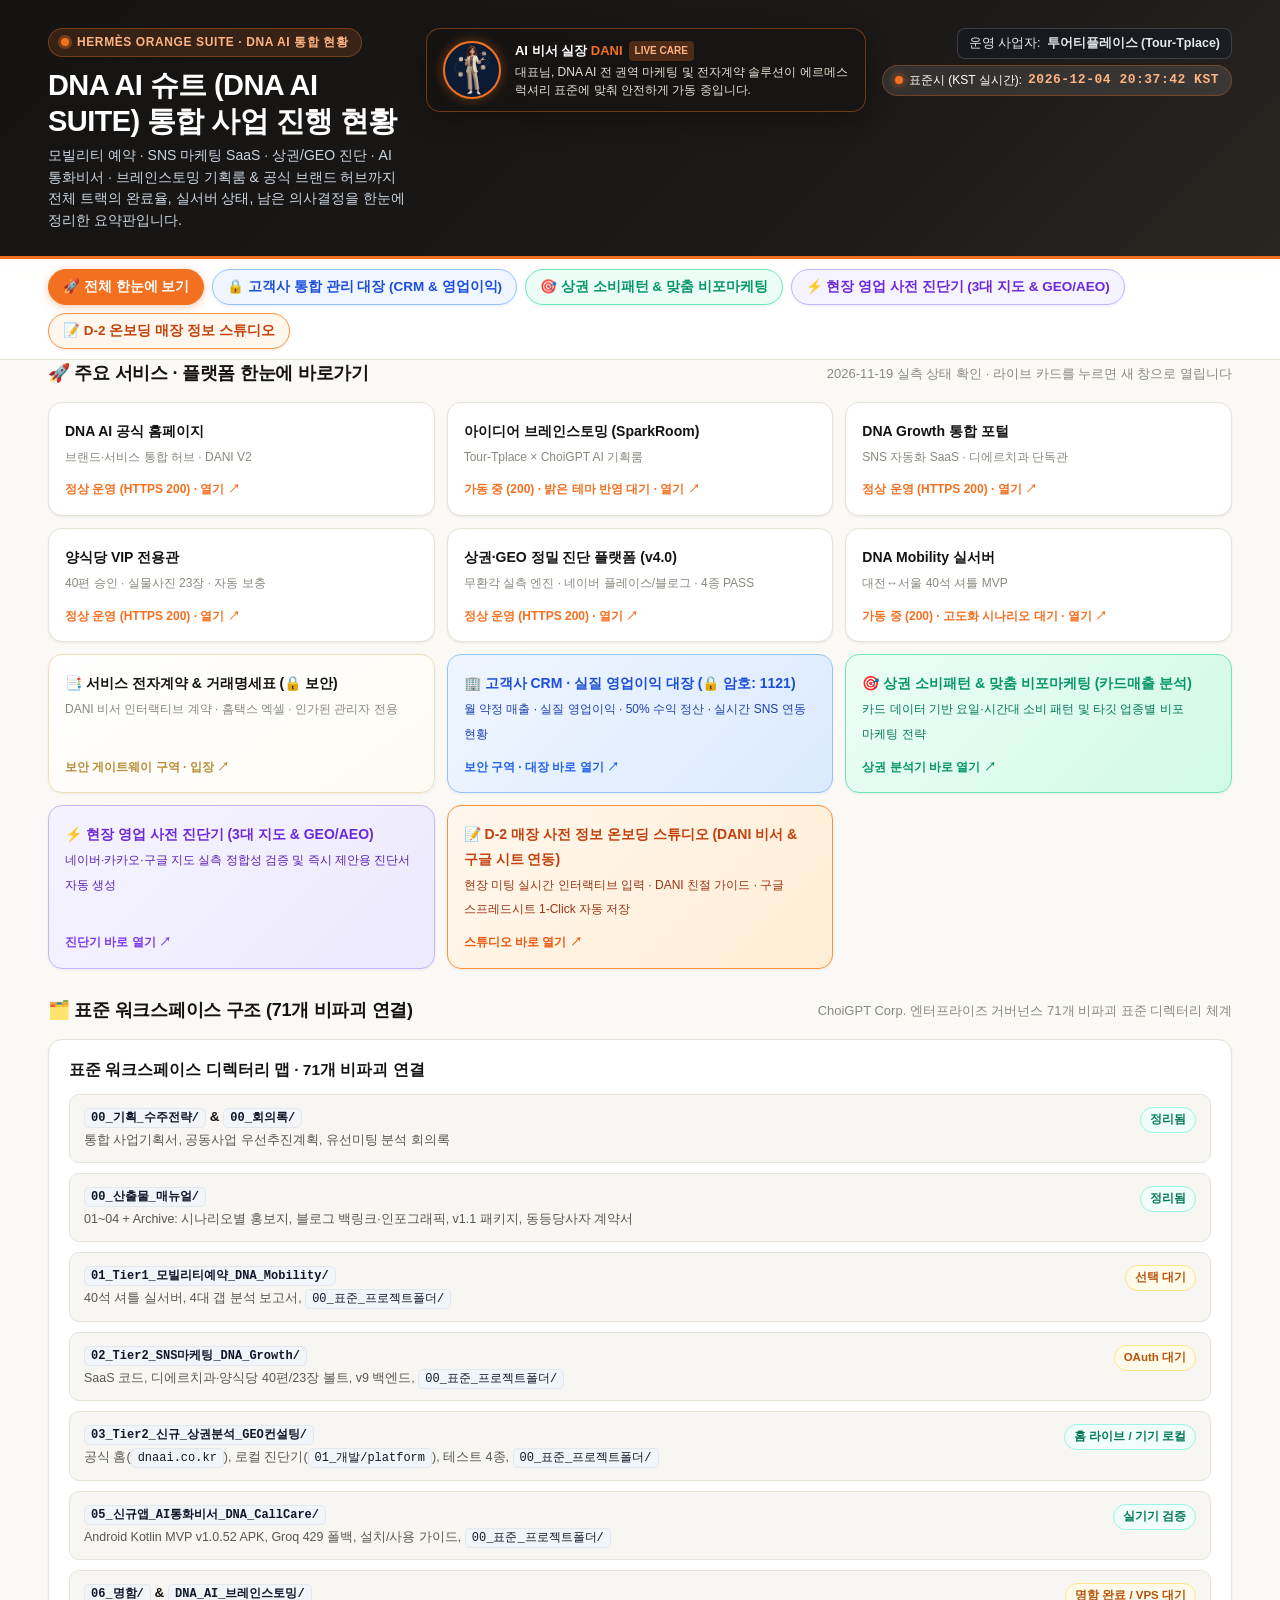
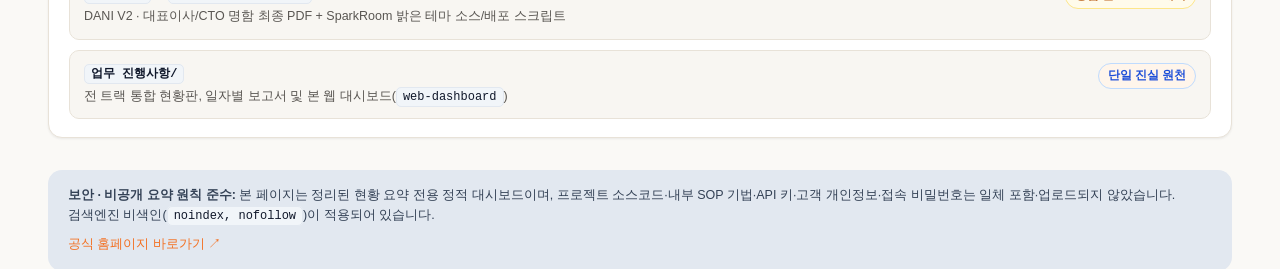
<file: index.html>
<!DOCTYPE html>
<html lang="ko">
<head>
  <meta charset="UTF-8">
  <meta name="viewport" content="width=device-width, initial-scale=1.0">
  <meta name="robots" content="noindex, nofollow, noarchive, nosnippet">
  <meta name="googlebot" content="noindex, nofollow, noarchive">
  <meta name="Yeti" content="noindex, nofollow">
  <meta name="bingbot" content="noindex, nofollow">
  <meta http-equiv="Cache-Control" content="no-cache, no-store, must-revalidate">
  <meta http-equiv="Pragma" content="no-cache">
  <meta http-equiv="Expires" content="0">
  <title>DNA AI 슈트 (DNA AI SUIT) — 사업 통합 진행 현황 대시보드</title>
  <style>
    @media print {
      @page { size: A4; margin: 10mm; }
      body {
        background: #ffffff !important;
        -webkit-print-color-adjust: exact !important;
        print-color-adjust: exact !important;
      }
      body > *:not(#customer-print-report) {
        display: none !important;
      }
      #customer-print-report {
        display: block !important;
        max-width: 100% !important;
        width: 100% !important;
        margin: 0 !important;
        color: #0f172a !important;
      }
      #customer-print-report .print-card,
      #customer-print-report table,
      #customer-print-report tr {
        break-inside: avoid;
        page-break-inside: avoid;
      }
      #customer-print-report .print-section { break-before: auto; }
    }
    @media screen { #customer-print-report { display: none; } }
    :root {
      /* Hermès Luxury Color Tokens */
      --bg: #FAF9F6;
      --surface: #ffffff;
      --surface-soft: #F8F6F2;
      --border: #E8E2D8;
      --border-strong: #D5CEBE;
      --ink: #141312;
      --ink-muted: #595652;
      --ink-subtle: #8C867E;
      --navy: #141312;
      --navy-2: #24221F;
      --accent: #F37021;
      --accent-soft: #FFF5EB;
      --accent-border: #FCDDC7;
      --ok: #0D9488;
      --ok-soft: #F0FDFA;
      --ok-border: #99F6E4;
      --warn: #D97706;
      --warn-soft: #FFFBEB;
      --warn-border: #FDE68A;
      --alert: #DC2626;
      --alert-soft: #FEF2F2;
      --alert-border: #FECACA;
      --radius: 14px;
      --radius-sm: 10px;
      --shadow-sm: 0 1px 3px rgba(20, 19, 18, 0.04), 0 1px 2px rgba(20, 19, 18, 0.03);
      --shadow-md: 0 12px 30px -8px rgba(20, 19, 18, 0.08), 0 4px 10px -4px rgba(20, 19, 18, 0.04);
      --font-sans: "Pretendard Variable", "Pretendard", "Apple SD Gothic Neo", "Noto Sans KR", "Malgun Gothic", -apple-system, BlinkMacSystemFont, "Segoe UI", sans-serif;
    }

    *, *::before, *::after { box-sizing: border-box; }
    html { scroll-behavior: smooth; }
    body {
      margin: 0;
      font-family: var(--font-sans);
      background: var(--bg);
      color: var(--ink);
      line-height: 1.55;
      word-break: keep-all;
      -webkit-font-smoothing: antialiased;
      font-feature-settings: "tnum" 1;
    }

    a { color: var(--accent); text-decoration: none; }
    a:hover { text-decoration: underline; }

    /* Top Executive Header */
    .hero-banner {
      background: linear-gradient(135deg, #141312 0%, #1C1A18 65%, #292622 100%);
      color: #ffffff;
      padding: 28px 20px 24px;
      border-bottom: 3px solid var(--accent);
      box-shadow: 0 10px 25px -5px rgba(20, 19, 18, 0.15);
    }
    .container {
      max-width: 1220px;
      margin: 0 auto;
      padding: 0 18px;
    }
    .hero-top {
      display: flex;
      flex-wrap: wrap;
      align-items: flex-start;
      justify-content: space-between;
      gap: 16px;
    }
    .brand-eyebrow {
      display: inline-flex;
      align-items: center;
      gap: 8px;
      font-size: 12px;
      font-weight: 700;
      letter-spacing: 0.05em;
      color: #FFB380;
      background: rgba(243, 112, 33, 0.15);
      border: 1px solid rgba(243, 112, 33, 0.35);
      padding: 4px 12px;
      border-radius: 999px;
      margin-bottom: 10px;
    }
    .dot-live {
      width: 8px;
      height: 8px;
      border-radius: 50%;
      background: #F37021;
      box-shadow: 0 0 0 3px rgba(243, 112, 33, 0.35);
      display: inline-block;
    }
    h1.hero-title {
      margin: 0 0 6px;
      font-size: clamp(22px, 3vw, 29px);
      font-weight: 800;
      letter-spacing: -0.02em;
      line-height: 1.25;
    }
    .hero-sub {
      margin: 0;
      font-size: 14px;
      color: #cbd5e1;
      max-width: 720px;
    }
    .hero-meta-box {
      display: flex;
      flex-direction: column;
      align-items: flex-end;
      gap: 6px;
      font-size: 12.5px;
      color: #e2e8f0;
    }
    .meta-pill {
      display: inline-flex;
      align-items: center;
      gap: 6px;
      padding: 5px 11px;
      border-radius: 8px;
      background: rgba(15, 23, 42, 0.36);
      border: 1px solid rgba(255, 255, 255, 0.16);
      white-space: nowrap;
    }

    /* Sticky Tab Navigation */
    .tab-bar-wrap {
      position: sticky;
      top: 0;
      z-index: 40;
      background: rgba(255, 255, 255, 0.94);
      backdrop-filter: blur(10px);
      border-bottom: 1px solid var(--border);
    }
    .tab-bar {
      display: flex;
      gap: 8px;
      flex-wrap: wrap;
      padding: 10px 0;
    }
    .tab-btn {
      appearance: none;
      border: 1px solid var(--border);
      background: var(--surface);
      color: var(--ink-muted);
      font-family: inherit;
      font-size: 13.5px;
      font-weight: 600;
      padding: 8px 14px;
      border-radius: 999px;
      cursor: pointer;
      white-space: nowrap;
      transition: all 0.16s ease;
    }
    .tab-btn:hover {
      border-color: var(--accent);
      color: var(--accent);
      background: var(--accent-soft);
    }
    .tab-btn.active {
      background: var(--accent);
      color: #ffffff;
      border-color: var(--accent);
      box-shadow: 0 2px 8px rgba(243, 112, 33, 0.35);
    }

    main { padding: 24px 0 56px; }

    /* KPI Grid */
    .kpi-grid {
      display: grid;
      grid-template-columns: repeat(4, minmax(0, 1fr));
      gap: 14px;
      margin-bottom: 24px;
    }
    .kpi-card {
      background: var(--surface);
      border: 1px solid var(--border);
      border-radius: var(--radius);
      padding: 18px;
      box-shadow: var(--shadow-sm);
      display: flex;
      justify-content: space-between;
      align-items: center;
      gap: 12px;
    }
    .kpi-label {
      font-size: 12.5px;
      font-weight: 600;
      color: var(--ink-subtle);
      margin-bottom: 4px;
    }
    .kpi-value {
      font-size: 24px;
      font-weight: 800;
      letter-spacing: -0.02em;
      color: var(--ink);
      line-height: 1.15;
    }
    .kpi-desc {
      margin-top: 5px;
      font-size: 12px;
      color: var(--ink-muted);
    }
    .kpi-ring { flex-shrink: 0; }

    /* Sections */
    .dash-section { margin-bottom: 28px; }
    .dash-section.hidden { display: none; }
    .section-head {
      display: flex;
      flex-wrap: wrap;
      align-items: center;
      justify-content: space-between;
      gap: 10px;
      margin-bottom: 14px;
    }
    .section-title {
      margin: 0;
      font-size: 18px;
      font-weight: 800;
      letter-spacing: -0.015em;
      display: flex;
      align-items: center;
      gap: 8px;
    }
    .section-note {
      font-size: 13px;
      color: var(--ink-subtle);
    }

    /* Filter Pills */
    .filter-row {
      display: flex;
      flex-wrap: wrap;
      gap: 6px;
    }
    .filter-pill {
      appearance: none;
      border: 1px solid var(--border);
      background: var(--surface);
      color: var(--ink-muted);
      font-family: inherit;
      font-size: 12px;
      font-weight: 600;
      padding: 5px 11px;
      border-radius: 999px;
      cursor: pointer;
    }
    .filter-pill.active {
      background: var(--accent-soft);
      border-color: var(--accent);
      color: var(--accent);
    }

    /* Badges */
    .badge {
      display: inline-flex;
      align-items: center;
      gap: 5px;
      font-size: 11.5px;
      font-weight: 700;
      padding: 3px 9px;
      border-radius: 999px;
      white-space: nowrap;
      border: 1px solid transparent;
    }
    .badge-ok { background: var(--ok-soft); color: #047857; border-color: var(--ok-border); }
    .badge-warn { background: var(--warn-soft); color: #b45309; border-color: var(--warn-border); }
    .badge-alert { background: var(--alert-soft); color: #b91c1c; border-color: var(--alert-border); }
    .badge-info { background: var(--accent-soft); color: #1d4ed8; border-color: #bfdbfe; }
    .badge-neutral { background: #f1f5f9; color: #334155; border-color: #cbd5e1; }

    /* Action Radar Grid */
    .action-grid {
      display: grid;
      grid-template-columns: repeat(2, minmax(0, 1fr));
      gap: 14px;
    }
    .action-card {
      background: var(--surface);
      border: 1px solid var(--border);
      border-left: 4px solid var(--warn);
      border-radius: var(--radius);
      padding: 16px 18px;
      box-shadow: var(--shadow-sm);
      display: flex;
      gap: 12px;
      align-items: flex-start;
      transition: opacity 0.18s ease, background-color 0.18s ease;
    }
    .action-card.priority-high { border-left-color: var(--alert); }
    .action-card.priority-quick { border-left-color: var(--accent); }
    .action-card.done {
      opacity: 0.62;
      background: var(--surface-soft);
      border-left-color: var(--ok);
    }
    .action-card.done h3 { text-decoration: line-through; }
    .check-btn {
      width: 22px;
      height: 22px;
      border-radius: 6px;
      border: 2px solid var(--border-strong);
      background: #fff;
      cursor: pointer;
      flex-shrink: 0;
      margin-top: 2px;
      display: grid;
      place-items: center;
      color: #fff;
      font-size: 13px;
      font-weight: 800;
      transition: all 0.15s ease;
    }
    .action-card.done .check-btn {
      background: var(--ok);
      border-color: var(--ok);
    }
    .action-body { flex: 1; min-width: 0; }
    .action-top {
      display: flex;
      flex-wrap: wrap;
      align-items: center;
      gap: 6px;
      margin-bottom: 6px;
    }
    .action-body h3 {
      margin: 0 0 5px;
      font-size: 15px;
      font-weight: 700;
      color: var(--ink);
    }
    .action-body p {
      margin: 0;
      font-size: 13px;
      color: var(--ink-muted);
    }
    .action-ref {
      margin-top: 8px;
      font-size: 12px;
      color: var(--ink-subtle);
      background: var(--surface-soft);
      padding: 5px 9px;
      border-radius: 6px;
      border: 1px solid var(--border);
      word-break: break-all;
    }

    /* Track Cards */
    .track-grid {
      display: grid;
      grid-template-columns: repeat(2, minmax(0, 1fr));
      gap: 16px;
    }
    .track-card {
      background: var(--surface);
      border: 1px solid var(--border);
      border-radius: var(--radius);
      padding: 20px;
      box-shadow: var(--shadow-sm);
      display: flex;
      flex-direction: column;
      gap: 12px;
    }
    .track-card.hidden-card { display: none; }
    .track-header {
      display: flex;
      justify-content: space-between;
      align-items: flex-start;
      gap: 10px;
    }
    .track-code {
      font-size: 11.5px;
      font-weight: 700;
      color: var(--accent);
      letter-spacing: 0.02em;
      margin-bottom: 2px;
    }
    .track-title {
      margin: 0;
      font-size: 16.5px;
      font-weight: 800;
      color: var(--ink);
    }
    .progress-wrap {
      display: flex;
      align-items: center;
      gap: 10px;
      font-size: 12.5px;
      font-weight: 700;
      color: var(--ink-muted);
    }
    .progress-track {
      flex: 1;
      height: 8px;
      background: #e2e8f0;
      border-radius: 999px;
      overflow: hidden;
    }
    .progress-fill {
      height: 100%;
      border-radius: 999px;
      background: var(--accent);
    }
    .progress-fill.ok { background: var(--ok); }
    .progress-fill.warn { background: var(--warn); }

    .track-list {
      margin: 0;
      padding-left: 18px;
      font-size: 13.5px;
      color: var(--ink-muted);
    }
    .track-list li { margin-bottom: 5px; }
    .track-blocker {
      background: var(--warn-soft);
      border: 1px solid var(--warn-border);
      color: #92400e;
      border-radius: var(--radius-sm);
      padding: 10px 12px;
      font-size: 12.5px;
    }
    .track-blocker strong { color: #78350f; }
    .track-ok-box {
      background: var(--ok-soft);
      border: 1px solid var(--ok-border);
      color: #065f46;
      border-radius: var(--radius-sm);
      padding: 10px 12px;
      font-size: 12.5px;
    }
    .track-links {
      display: flex;
      flex-wrap: wrap;
      gap: 8px;
      margin-top: auto;
      padding-top: 6px;
    }
    .ext-chip {
      display: inline-flex;
      align-items: center;
      gap: 5px;
      font-size: 12px;
      font-weight: 600;
      padding: 5px 10px;
      border-radius: 8px;
      background: var(--surface-soft);
      border: 1px solid var(--border);
      color: var(--ink);
    }
    .ext-chip:hover {
      border-color: var(--accent);
      color: var(--accent);
      text-decoration: none;
      background: var(--accent-soft);
    }

    /* Tables & Panels */
    .panel {
      background: var(--surface);
      border: 1px solid var(--border);
      border-radius: var(--radius);
      box-shadow: var(--shadow-sm);
      overflow: hidden;
    }
    .panel-pad { padding: 18px 20px; }
    .table-wrap { width: 100%; overflow-x: auto; }
    table {
      width: 100%;
      border-collapse: collapse;
      font-size: 13.5px;
      text-align: left;
    }
    th {
      background: var(--surface-soft);
      color: var(--ink-muted);
      font-weight: 700;
      font-size: 12.5px;
      padding: 12px 16px;
      border-bottom: 1px solid var(--border);
      white-space: nowrap;
    }
    td {
      padding: 13px 14px;
      border-bottom: 1px solid var(--border);
      vertical-align: top;
      color: var(--ink);
    }
    .nowrap { white-space: nowrap; }
    .url-cell { white-space: nowrap; word-break: normal; }
    tr:last-child td { border-bottom: none; }
    code {
      font-family: ui-monospace, SFMono-Regular, Menlo, Consolas, monospace;
      font-size: 12px;
      background: #f1f5f9;
      color: #0f172a;
      padding: 2px 6px;
      border-radius: 5px;
      border: 1px solid #e2e8f0;
    }

    /* Two Column Split */
    .split-grid {
      display: grid;
      grid-template-columns: 1.15fr 0.85fr;
      gap: 16px;
    }

    /* Folder Tree Visual */
    .folder-list {
      display: flex;
      flex-direction: column;
      gap: 10px;
    }
    .folder-item {
      border: 1px solid var(--border);
      border-radius: var(--radius-sm);
      padding: 12px 14px;
      background: var(--surface-soft);
      display: flex;
      justify-content: space-between;
      align-items: flex-start;
      gap: 12px;
    }
    .folder-name {
      font-weight: 800;
      font-size: 13.5px;
      color: var(--navy);
      margin-bottom: 3px;
    }
    .folder-desc {
      font-size: 12.5px;
      color: var(--ink-muted);
    }

    /* Timeline */
    .timeline {
      position: relative;
      padding-left: 22px;
      display: flex;
      flex-direction: column;
      gap: 16px;
    }
    .timeline::before {
      content: "";
      position: absolute;
      left: 7px;
      top: 6px;
      bottom: 6px;
      width: 2px;
      background: var(--border-strong);
    }
    .tl-item {
      position: relative;
      background: var(--surface);
      border: 1px solid var(--border);
      border-radius: var(--radius-sm);
      padding: 14px 16px;
      box-shadow: var(--shadow-sm);
    }
    .tl-item::before {
      content: "";
      position: absolute;
      left: -20px;
      top: 18px;
      width: 10px;
      height: 10px;
      border-radius: 50%;
      background: var(--accent);
      border: 2px solid #fff;
      box-shadow: 0 0 0 2px var(--accent);
    }
    .tl-item.latest::before {
      background: var(--ok);
      box-shadow: 0 0 0 2px var(--ok);
    }
    .tl-head {
      display: flex;
      flex-wrap: wrap;
      align-items: center;
      justify-content: space-between;
      gap: 8px;
      margin-bottom: 6px;
    }
    .tl-date {
      font-size: 12px;
      font-weight: 800;
      color: var(--accent);
    }
    .tl-title {
      font-size: 14.5px;
      font-weight: 700;
      color: var(--ink);
      margin: 0 0 4px;
    }
    .tl-desc {
      margin: 0;
      font-size: 13px;
      color: var(--ink-muted);
    }

    /* Privacy Notice Footer */
    .footer-note {
      margin-top: 32px;
      padding: 16px 20px;
      border-radius: var(--radius);
      background: #e2e8f0;
      color: #334155;
      font-size: 12.5px;
      display: flex;
      flex-wrap: wrap;
      justify-content: space-between;
      align-items: center;
      gap: 10px;
    }
    .btn-ghost {
      appearance: none;
      border: 1px solid var(--border-strong);
      background: #fff;
      color: var(--ink);
      font-family: inherit;
      font-size: 12px;
      font-weight: 600;
      padding: 6px 12px;
      border-radius: 8px;
      cursor: pointer;
    }
    .btn-ghost:hover { border-color: var(--accent); color: var(--accent); }

    /* Service Launchpad (3x2 balanced grid) */
    .service-launchpad {
      display: grid;
      grid-template-columns: repeat(3, minmax(0, 1fr));
      gap: 12px;
      margin-bottom: 24px;
    }
    .service-link {
      display: flex;
      min-height: 112px;
      flex-direction: column;
      justify-content: space-between;
      gap: 12px;
      padding: 16px;
      color: var(--ink);
      background: var(--surface);
      border: 1px solid var(--border);
      border-radius: var(--radius);
      box-shadow: var(--shadow-sm);
      transition: transform .16s ease, border-color .16s ease, box-shadow .16s ease;
    }
    .service-link:hover {
      text-decoration: none;
      transform: translateY(-2px);
      border-color: #93c5fd;
      box-shadow: var(--shadow-md);
    }
    .service-link.local-only {
      border: 1.5px dashed #cbd5e1;
      background: var(--surface-soft);
      cursor: default;
    }
    .service-link.local-only:hover {
      transform: none;
      border-color: #cbd5e1;
      box-shadow: var(--shadow-sm);
    }
    .service-link strong { font-size: 14px; line-height: 1.35; }
    .service-link small { color: var(--ink-subtle); font-size: 12px; }
    .service-link .launch { color: var(--accent); font-size: 12px; font-weight: 800; }
    .service-link.local-only .launch { color: #b45309; }
    .service-link.security-highlight {
      border: 1.5px solid #f0debb;
      background: linear-gradient(145deg, #ffffff, #fdfaf3);
    }
    .service-link.security-highlight:hover {
      border-color: #cfa852;
      box-shadow: 0 10px 25px rgba(207, 168, 82, 0.18);
    }
    .service-link.security-highlight .launch {
      color: #b88d37;
    }

    /* Responsive Breakpoints */
    @media (max-width: 1024px) {
      .kpi-grid { grid-template-columns: repeat(2, minmax(0, 1fr)); }
      .service-launchpad { grid-template-columns: repeat(2, minmax(0, 1fr)); }
      .split-grid { grid-template-columns: 1fr; }
    }
    @media (max-width: 760px) {
      .hero-meta-box { align-items: flex-start; }
      .kpi-grid, .action-grid, .track-grid { grid-template-columns: 1fr; }
      .service-launchpad { grid-template-columns: 1fr; }
      .panel-pad { padding: 14px 15px; }
      th, td { padding: 10px 12px; font-size: 12.5px; }
    }
  
    /* CRM & Client Management Styles */
    .crm-security-gate {
      background: #ffffff;
      border: 1px solid #e2e8f0;
      border-radius: var(--radius);
      padding: 40px 24px;
      text-align: center;
      box-shadow: var(--shadow-sm);
      max-width: 520px;
      margin: 40px auto;
    }
    .crm-security-gate .gate-icon {
      font-size: 48px;
      margin-bottom: 12px;
      display: inline-block;
    }
    .crm-security-gate h3 {
      margin: 0 0 8px;
      color: var(--navy);
      font-size: 20px;
    }
    .crm-security-gate p {
      color: var(--ink-muted);
      font-size: 14px;
      margin-bottom: 24px;
      line-height: 1.5;
    }
    .gate-input-row {
      display: flex;
      gap: 8px;
      max-width: 360px;
      margin: 0 auto 16px;
    }
    .gate-input-row input {
      flex: 1;
      padding: 12px 16px;
      border: 1px solid var(--border-strong);
      border-radius: var(--radius-sm);
      font-size: 15px;
      letter-spacing: 2px;
      text-align: center;
    }
    .gate-input-row button {
      padding: 12px 20px;
      background: var(--navy);
      color: #fff;
      border: none;
      border-radius: var(--radius-sm);
      font-weight: 600;
      cursor: pointer;
    }
    .gate-input-row button:hover { background: #1a3260; }
    .gate-tip {
      font-size: 12px;
      color: var(--ink-subtle);
    }

    .crm-toolbar {
      display: flex;
      flex-wrap: wrap;
      justify-content: space-between;
      align-items: center;
      gap: 12px;
      margin-bottom: 16px;
      padding: 16px 20px;
      background: #ffffff;
      border: 1px solid var(--border);
      border-radius: var(--radius);
      box-shadow: var(--shadow-sm);
    }
    .crm-stat-badges {
      display: flex;
      flex-wrap: wrap;
      gap: 10px;
    }
    .crm-badge {
      display: inline-flex;
      align-items: center;
      gap: 6px;
      padding: 6px 12px;
      background: var(--surface-soft);
      border: 1px solid var(--border);
      border-radius: 9999px;
      font-size: 13px;
      color: var(--ink-muted);
    }
    .crm-badge strong { color: var(--navy); font-weight: 700; }
    .crm-badge.highlight { background: #eff6ff; border-color: #bfdbfe; color: #1d4ed8; }
    .crm-badge.highlight strong { color: #1e40af; }

    .crm-actions {
      display: flex;
      flex-wrap: wrap;
      gap: 8px;
      align-items: center;
    }
    .crm-btn {
      display: inline-flex;
      align-items: center;
      gap: 6px;
      padding: 8px 14px;
      font-size: 13px;
      font-weight: 600;
      border-radius: var(--radius-sm);
      border: 1px solid var(--border-strong);
      background: #ffffff;
      color: var(--ink);
      cursor: pointer;
      transition: all 0.15s ease;
    }
    .crm-btn:hover { background: var(--surface-soft); border-color: var(--accent); }
    .crm-btn.primary { background: var(--accent); color: #fff; border-color: var(--accent); }
    .crm-btn.primary:hover { background: #1d4ed8; }
    .crm-btn.success { background: var(--ok); color: #fff; border-color: var(--ok); }
    .crm-btn.success:hover { background: #047857; }

    .crm-search-box {
      display: flex;
      align-items: center;
      gap: 8px;
    }
    .crm-search-box input {
      padding: 8px 12px;
      border: 1px solid var(--border-strong);
      border-radius: var(--radius-sm);
      font-size: 13px;
      min-width: 220px;
    }

    .crm-table-container {
      background: #ffffff;
      border: 1px solid var(--border);
      border-radius: var(--radius);
      box-shadow: var(--shadow-sm);
      overflow-x: auto;
      margin-bottom: 24px;
      max-height: 580px;
    }
    .crm-table {
      width: 100%;
      border-collapse: collapse;
      font-size: 12.5px;
      text-align: left;
      white-space: nowrap;
    }
    .crm-table th {
      background: #0f2347;
      color: #ffffff;
      padding: 12px 14px;
      font-weight: 600;
      font-size: 12px;
      position: sticky;
      top: 0;
      z-index: 2;
    }
    .crm-table td {
      padding: 10px 14px;
      border-bottom: 1px solid var(--border);
      vertical-align: middle;
    }
    .crm-table tr:hover td { background: #f8fafc; }
    .crm-table tr:last-child td { border-bottom: none; }

    .status-tag {
      display: inline-block;
      padding: 3px 8px;
      border-radius: 9999px;
      font-size: 11.5px;
      font-weight: 600;
    }
    .status-tag.active-running {
      background: #ecfdf5;
      color: #047857;
      border: 1.5px solid #10b981;
      font-weight: 700;
      box-shadow: 0 1px 3px rgba(16, 185, 129, 0.15);
    }
    .status-tag.ok { background: #ecfdf5; color: #047857; border: 1px solid #a7f3d0; }
    .status-tag.wait { background: #fffbeb; color: #b45309; border: 1px solid #fde68a; }
    .status-tag.pending { background: #f1f5f9; color: #475569; border: 1px solid #cbd5e1; }

    .crm-guide-grid {
      display: grid;
      grid-template-columns: repeat(auto-fit, minmax(360px, 1fr));
      gap: 16px;
      margin-top: 24px;
    }
    .crm-guide-card {
      background: #ffffff;
      border: 1px solid var(--border);
      border-radius: var(--radius);
      padding: 20px;
      box-shadow: var(--shadow-sm);
    }
    .crm-guide-card h4 {
      margin: 0 0 10px;
      color: var(--navy);
      font-size: 15px;
      display: flex;
      align-items: center;
      gap: 8px;
    }
    .crm-guide-card p, .crm-guide-card li {
      font-size: 13px;
      color: var(--ink-muted);
      line-height: 1.6;
    }
    .crm-guide-card ul {
      margin: 8px 0 0;
      padding-left: 20px;
    }
    .template-box {
      background: #f8fafc;
      border: 1px solid #e2e8f0;
      border-radius: var(--radius-sm);
      padding: 12px 14px;
      font-size: 12px;
      color: #1e293b;
      margin-top: 10px;
      white-space: pre-line;
      line-height: 1.6;
      position: relative;
    }
    .btn-copy-template {
      position: absolute;
      top: 8px;
      right: 8px;
      font-size: 11px;
      padding: 3px 8px;
      background: #ffffff;
      border: 1px solid #cbd5e1;
      border-radius: 4px;
      cursor: pointer;
    }
    .btn-copy-template:hover { background: #f1f5f9; border-color: #94a3b8; }

    /* CRM Table Row Selection & Guide Dynamic Link Styles */
    .crm-table tbody tr {
      cursor: pointer;
      transition: background-color 0.15s ease;
    }
    .crm-table tbody tr:hover {
      background-color: #f8fafc;
    }
    .crm-table tbody tr.selected-row {
      background-color: #eff6ff !important;
      outline: 2px solid #3b82f6;
      outline-offset: -2px;
    }
    .crm-table tbody tr.selected-row td:first-child {
      border-left: 4px solid #2563eb;
    }
    .crm-selected-client-bar {
      display: flex;
      align-items: center;
      justify-content: space-between;
      flex-wrap: wrap;
      gap: 12px;
      padding: 12px 18px;
      margin: 18px 0 14px;
      background: linear-gradient(135deg, #eff6ff 0%, #f0fdf4 100%);
      border: 1.5px solid #bfdbfe;
      border-radius: var(--radius);
      box-shadow: var(--shadow-sm);
    }
    .crm-selected-client-bar .title-col {
      display: flex;
      align-items: center;
      gap: 8px;
    }
    .crm-selected-client-bar .client-name-tag {
      font-size: 15px;
      font-weight: 800;
      color: #1e3a8a;
      background: #ffffff;
      padding: 3px 10px;
      border-radius: 9999px;
      border: 1px solid #93c5fd;
    }
    @keyframes pulseHighlight {
      0% { transform: scale(1); box-shadow: 0 0 0 0 rgba(37, 99, 235, 0.4); }
      50% { transform: scale(1.008); box-shadow: 0 0 0 6px rgba(37, 99, 235, 0.2); }
      100% { transform: scale(1); box-shadow: var(--shadow-sm); }
    }
    .pulse-highlight {
      animation: pulseHighlight 0.5s ease-out;
    }

  
    /* -------------------------------------------------------------------------- */
    /* CRM & Finance Dashboard Styles (6-Month Commitment & Operating Profit)      */
    /* -------------------------------------------------------------------------- */
    .finance-summary-grid {
      display: grid;
      grid-template-columns: repeat(auto-fit, minmax(230px, 1fr));
      gap: 14px;
      margin-bottom: 18px;
    }
    .finance-card {
      background: #ffffff;
      border: 1px solid var(--border);
      border-radius: var(--radius);
      padding: 16px 18px;
      box-shadow: var(--shadow-sm);
      display: flex;
      flex-direction: column;
      justify-content: space-between;
      position: relative;
      transition: transform 0.15s ease, box-shadow 0.15s ease;
    }
    .finance-card:hover {
      transform: translateY(-2px);
      box-shadow: var(--shadow-md);
    }
    .finance-card .f-label {
      font-size: 12.5px;
      color: var(--ink-subtle);
      font-weight: 600;
      display: flex;
      align-items: center;
      justify-content: space-between;
    }
    .finance-card .f-val {
      font-size: 22px;
      font-weight: 800;
      color: var(--navy);
      margin: 8px 0 4px;
      font-feature-settings: "tnum" 1;
    }
    .finance-card .f-sub {
      font-size: 11.5px;
      color: var(--ink-muted);
      line-height: 1.4;
    }
    .finance-card.profit {
      background: linear-gradient(135deg, #0f2347 0%, #1e3a8a 100%);
      color: #ffffff;
      border-color: #1e3a8a;
    }
    .finance-card.profit .f-label { color: #bfdbfe; }
    .finance-card.profit .f-val { color: #60a5fa; }
    .finance-card.profit .f-sub { color: #93c5fd; }

    .finance-card.six-month {
      background: linear-gradient(135deg, #064e3b 0%, #047857 100%);
      color: #ffffff;
      border-color: #047857;
    }
    .finance-card.six-month .f-label { color: #a7f3d0; }
    .finance-card.six-month .f-val { color: #34d399; }
    .finance-card.six-month .f-sub { color: #6ee7b7; }

    .btn-edit-cost {
      font-size: 11px;
      padding: 3px 8px;
      background: #f1f5f9;
      border: 1px solid #cbd5e1;
      border-radius: 4px;
      cursor: pointer;
      color: var(--ink);
      font-weight: 600;
    }
    .btn-edit-cost:hover { background: #e2e8f0; }

    /* D-Day Badges */
    .dday-badge {
      display: inline-flex;
      align-items: center;
      gap: 4px;
      padding: 3px 8px;
      border-radius: 12px;
      font-size: 11px;
      font-weight: 700;
      white-space: nowrap;
    }
    .dday-badge.active {
      background: #eff6ff;
      color: #1d4ed8;
      border: 1px solid #bfdbfe;
    }
    .dday-badge.warn {
      background: #fef3c7;
      color: #b45309;
      border: 1px solid #fde68a;
    }
    .dday-badge.expired {
      background: #fee2e2;
      color: #b91c1c;
      border: 1px solid #fecaca;
    }
    .cycle-progress {
      width: 100%;
      height: 4px;
      background: #e2e8f0;
      border-radius: 2px;
      margin-top: 4px;
      overflow: hidden;
    }
    .cycle-progress-bar {
      height: 100%;
      background: #2563eb;
      border-radius: 2px;
    }

    /* Modal for Fixed Cost Edit */
    .cost-modal {
      display: none;
      position: fixed;
      inset: 0;
      background: rgba(15, 23, 42, 0.6);
      z-index: 9999;
      align-items: center;
      justify-content: center;
      padding: 20px;
      backdrop-filter: blur(2px);
    }
    .cost-modal.active { display: flex; }
    .cost-modal-box {
      background: #ffffff;
      border-radius: var(--radius);
      max-width: 460px;
      width: 100%;
      padding: 24px;
      box-shadow: var(--shadow-md);
      border: 1px solid var(--border);
    }

  
    .btn-fee-edit {
      display: inline-block;
      margin-top: 3px;
      padding: 1px 6px;
      font-size: 10px;
      font-weight: 700;
      color: #2563eb;
      background: #eff6ff;
      border: 1px solid #bfdbfe;
      border-radius: 4px;
      cursor: pointer;
      text-decoration: none;
    }
    .btn-fee-edit:hover {
      background: #dbeafe;
    }

  <!-- D-2 ONBOARDING STUDIO SECTION STYLES -->
<style id="onboarding-studio-styles">
  .onboarding-wrap {
    display: flex;
    flex-direction: column;
    gap: 20px;
  }
  /* DANI Hero Header */
  .dani-hero-card {
    background: linear-gradient(135deg, #1E1B18 0%, #2A2521 65%, #3D352E 100%);
    border: 1px solid rgba(243, 112, 33, 0.4);
    border-radius: var(--radius);
    padding: 24px;
    color: #ffffff;
    box-shadow: 0 12px 30px -8px rgba(30, 27, 24, 0.25);
    position: relative;
    overflow: hidden;
  }
  .dani-hero-card::after {
    content: "";
    position: absolute;
    top: -50px;
    right: -50px;
    width: 180px;
    height: 180px;
    background: radial-gradient(circle, rgba(243, 112, 33, 0.2) 0%, transparent 70%);
    border-radius: 50%;
    pointer-events: none;
  }
  .dani-hero-body {
    display: flex;
    align-items: flex-start;
    gap: 20px;
    position: relative;
    z-index: 2;
  }
  .dani-avatar-box {
    flex-shrink: 0;
    text-align: center;
  }
  .dani-avatar-img {
    width: 68px;
    height: 68px;
    border-radius: 50%;
    border: 3px solid #F37021;
    background: #ffffff;
    box-shadow: 0 4px 16px rgba(243, 112, 33, 0.35);
    object-fit: cover;
  }
  .dani-badge-pill {
    display: inline-block;
    font-size: 10px;
    font-weight: 800;
    background: #F37021;
    color: #ffffff;
    padding: 3px 8px;
    border-radius: 999px;
    margin-top: 6px;
    letter-spacing: 0.3px;
  }
  .dani-speech-box {
    flex: 1;
    background: rgba(255, 255, 255, 0.08);
    border: 1px solid rgba(242, 201, 125, 0.25);
    border-radius: 12px;
    padding: 16px 20px;
    position: relative;
  }
  .dani-speech-title {
    font-size: 16px;
    font-weight: 800;
    color: #F2C97D;
    margin-bottom: 6px;
    display: flex;
    align-items: center;
    gap: 8px;
  }
  .dani-speech-desc {
    font-size: 13.5px;
    line-height: 1.6;
    color: #E2E8F0;
    word-break: keep-all;
  }
  .dani-quick-tools {
    display: flex;
    flex-wrap: wrap;
    gap: 8px;
    margin-top: 14px;
    padding-top: 12px;
    border-top: 1px solid rgba(255, 255, 255, 0.1);
  }
  .btn-demo-pill {
    background: rgba(255, 255, 255, 0.12);
    border: 1px solid rgba(255, 255, 255, 0.25);
    color: #ffffff;
    font-size: 12px;
    font-weight: 700;
    padding: 6px 14px;
    border-radius: 8px;
    cursor: pointer;
    transition: all 0.15s ease;
    display: inline-flex;
    align-items: center;
    gap: 6px;
  }
  .btn-demo-pill:hover {
    background: #F37021;
    border-color: #F37021;
    transform: translateY(-1px);
  }

  /* Sync & Status Bar */
  .onboarding-sync-bar {
    background: #FFFDF8;
    border: 1px solid #FDE68A;
    border-left: 4px solid #D97706;
    border-radius: 10px;
    padding: 14px 18px;
    display: flex;
    flex-wrap: wrap;
    align-items: center;
    justify-content: space-between;
    gap: 12px;
  }
  .sync-info {
    display: flex;
    align-items: center;
    gap: 10px;
    font-size: 13px;
    color: #78350F;
  }
  .sync-status-badge {
    background: #FEF3C7;
    color: #92400E;
    font-weight: 800;
    font-size: 11px;
    padding: 3px 8px;
    border-radius: 6px;
    border: 1px solid #FCD34D;
    display: inline-flex;
    align-items: center;
    gap: 5px;
  }
  .sync-status-badge.connected {
    background: #ECFDF5;
    color: #065F46;
    border-color: #6EE7B7;
  }
  .sync-actions {
    display: flex;
    align-items: center;
    gap: 8px;
  }
  .btn-link-sm {
    font-size: 12px;
    font-weight: 700;
    color: #2563EB;
    background: #EFF6FF;
    border: 1px solid #BFDBFE;
    padding: 5px 12px;
    border-radius: 6px;
    cursor: pointer;
    text-decoration: none;
    display: inline-flex;
    align-items: center;
    gap: 4px;
  }
  .btn-link-sm:hover {
    background: #DBEAFE;
    text-decoration: none;
  }

  /* Form Modules */
  .ob-module-card {
    background: #ffffff;
    border: 1px solid var(--border);
    border-radius: var(--radius);
    padding: 22px;
    box-shadow: var(--shadow-sm);
  }
  .ob-module-head {
    display: flex;
    align-items: flex-start;
    justify-content: space-between;
    gap: 12px;
    margin-bottom: 16px;
    padding-bottom: 12px;
    border-bottom: 1px solid var(--border);
  }
  .ob-module-title-area {
    display: flex;
    align-items: center;
    gap: 10px;
  }
  .ob-module-num {
    width: 28px;
    height: 28px;
    background: #1E1B18;
    color: #F2C97D;
    font-weight: 800;
    font-size: 13px;
    border-radius: 6px;
    display: inline-flex;
    align-items: center;
    justify-content: center;
    flex-shrink: 0;
  }
  .ob-module-title {
    font-size: 16px;
    font-weight: 800;
    color: #1E1B18;
    margin: 0;
  }
  .ob-dani-tip {
    background: #EFF6FF;
    border: 1px solid #BFDBFE;
    border-radius: 8px;
    padding: 8px 14px;
    font-size: 12.5px;
    color: #1E40AF;
    line-height: 1.5;
    margin-bottom: 16px;
    display: flex;
    align-items: flex-start;
    gap: 8px;
  }
  .ob-dani-tip .tip-icon {
    font-size: 15px;
    flex-shrink: 0;
    margin-top: 1px;
  }

  /* Field Grids & Inputs */
  .ob-grid-2 {
    display: grid;
    grid-template-columns: 1fr 1fr;
    gap: 14px;
    margin-bottom: 14px;
  }
  .ob-grid-3 {
    display: grid;
    grid-template-columns: 1fr 1fr 1fr;
    gap: 14px;
    margin-bottom: 14px;
  }
  .ob-field {
    display: flex;
    flex-direction: column;
    gap: 6px;
  }
  .ob-label {
    font-size: 12.5px;
    font-weight: 700;
    color: #374151;
    display: flex;
    justify-content: space-between;
    align-items: center;
  }
  .ob-label .req {
    color: #DC2626;
    font-size: 11px;
    font-weight: 800;
  }
  .ob-input, .ob-textarea, .ob-select {
    width: 100%;
    background: #FAF9F6;
    border: 1px solid #D1D5DB;
    border-radius: 8px;
    padding: 10px 12px;
    font-family: inherit;
    font-size: 13.5px;
    color: #1F2937;
    box-sizing: border-box;
    transition: all 0.15s ease;
  }
  .ob-input:focus, .ob-textarea:focus, .ob-select:focus {
    outline: none;
    background: #ffffff;
    border-color: #F37021;
    box-shadow: 0 0 0 3px rgba(243, 112, 33, 0.15);
  }
  .ob-textarea {
    resize: vertical;
    min-height: 72px;
    line-height: 1.5;
  }
  .ob-textarea.tall {
    min-height: 96px;
  }

  /* Table Style for Signatures */
  .ob-table-wrap {
    overflow-x: auto;
    margin-bottom: 14px;
    border: 1px solid var(--border);
    border-radius: 8px;
  }
  .ob-table {
    width: 100%;
    border-collapse: collapse;
    font-size: 13px;
    text-align: left;
  }
  .ob-table th {
    background: #F8F6F2;
    padding: 10px 12px;
    font-weight: 700;
    color: #374151;
    border-bottom: 1px solid var(--border);
  }
  .ob-table td {
    padding: 10px 12px;
    border-bottom: 1px solid #F1F5F9;
    vertical-align: top;
    background: #ffffff;
  }
  .ob-table tr:last-child td {
    border-bottom: none;
  }

  /* Radio Option Cards */
  .persona-options {
    display: grid;
    grid-template-columns: repeat(auto-fit, minmax(240px, 1fr));
    gap: 12px;
    margin-top: 8px;
  }
  .persona-card {
    border: 1.5px solid var(--border);
    border-radius: 10px;
    padding: 14px;
    background: #FAF9F6;
    cursor: pointer;
    transition: all 0.2s ease;
    display: flex;
    flex-direction: column;
    gap: 6px;
  }
  .persona-card:hover {
    border-color: #F37021;
    background: #FFFDF8;
  }
  .persona-card.selected {
    border-color: #F37021;
    background: #FFF5EB;
    box-shadow: 0 4px 12px rgba(243, 112, 33, 0.15);
  }
  .persona-head {
    display: flex;
    align-items: center;
    gap: 8px;
    font-weight: 800;
    font-size: 13.5px;
    color: #1E1B18;
  }
  .persona-desc {
    font-size: 12px;
    color: #4B5563;
    line-height: 1.45;
  }

  /* Bottom Actions Bar */
  .ob-bottom-actions {
    background: #ffffff;
    border: 1.5px solid #F37021;
    border-radius: var(--radius);
    padding: 18px 24px;
    display: flex;
    flex-wrap: wrap;
    align-items: center;
    justify-content: space-between;
    gap: 14px;
    box-shadow: 0 10px 25px rgba(243, 112, 33, 0.12);
    margin-top: 24px;
  }
  .ob-left-actions {
    display: flex;
    flex-wrap: wrap;
    align-items: center;
    gap: 10px;
  }
  .btn-ob-sec {
    background: #F3F4F6;
    color: #374151;
    border: 1px solid #D1D5DB;
    padding: 10px 18px;
    border-radius: 8px;
    font-size: 13px;
    font-weight: 700;
    cursor: pointer;
    transition: all 0.15s ease;
    display: inline-flex;
    align-items: center;
    gap: 6px;
  }
  .btn-ob-sec:hover {
    background: #E5E7EB;
  }
  .btn-ob-primary {
    background: linear-gradient(135deg, #F37021 0%, #EA580C 100%);
    color: #ffffff;
    border: none;
    padding: 12px 28px;
    border-radius: 10px;
    font-size: 15px;
    font-weight: 800;
    cursor: pointer;
    box-shadow: 0 4px 16px rgba(243, 112, 33, 0.4);
    transition: all 0.2s ease;
    display: inline-flex;
    align-items: center;
    gap: 8px;
  }
  .btn-ob-primary:hover {
    transform: translateY(-2px);
    box-shadow: 0 6px 20px rgba(243, 112, 33, 0.5);
  }
  .btn-ob-primary:disabled {
    opacity: 0.6;
    cursor: not-allowed;
    transform: none;
  }

  /* Celebration Modal */
  .dani-modal-overlay {
    position: fixed;
    top: 0;
    left: 0;
    right: 0;
    bottom: 0;
    background: rgba(15, 23, 42, 0.7);
    backdrop-filter: blur(4px);
    z-index: 9999;
    display: none;
    align-items: center;
    justify-content: center;
    padding: 20px;
  }
  .dani-modal-overlay.active {
    display: flex;
  }
  .dani-modal-box {
    background: #ffffff;
    border-radius: 18px;
    max-width: 520px;
    width: 100%;
    padding: 28px;
    box-shadow: 0 25px 50px -12px rgba(0, 0, 0, 0.35);
    border: 2px solid #F37021;
    text-align: center;
    position: relative;
    animation: modalPop 0.25s cubic-bezier(0.175, 0.885, 0.32, 1.275);
  }
  @keyframes modalPop {
    from { transform: scale(0.9); opacity: 0; }
    to { transform: scale(1); opacity: 1; }
  }
  .modal-mascot-img {
    width: 80px;
    height: 80px;
    border-radius: 50%;
    border: 4px solid #F37021;
    box-shadow: 0 6px 20px rgba(243, 112, 33, 0.3);
    margin: -50px auto 12px;
    background: #ffffff;
  }
  .modal-title {
    font-size: 19px;
    font-weight: 800;
    color: #1E1B18;
    margin-bottom: 8px;
  }
  .modal-body-text {
    font-size: 14px;
    color: #4B5563;
    line-height: 1.6;
    margin-bottom: 20px;
    word-break: keep-all;
  }
  .modal-actions-grid {
    display: grid;
    grid-template-columns: 1fr 1fr;
    gap: 10px;
  }

  @media (max-width: 768px) {
    .ob-grid-2, .ob-grid-3 {
      grid-template-columns: 1fr;
    }
    .dani-hero-body {
      flex-direction: column;
      align-items: center;
      text-align: center;
    }
    .dani-quick-tools {
      justify-content: center;
    }
    .ob-bottom-actions {
      flex-direction: column;
      align-items: stretch;
    }
    .btn-ob-primary {
      width: 100%;
      justify-content: center;
    }
  }
</style>

  </style>
  <script src="./contract/dani-asset.js?v=20261128"></script>
</head>
<body>

  <header class="hero-banner">
    <div class="container">
      <div class="hero-top">
        <div style="flex: 1; min-width: 300px;">
          <div class="brand-eyebrow">
            <span class="dot-live" aria-hidden="true"></span>
            HERMÈS ORANGE SUITE · DNA AI 통합 현황
          </div>
          <h1 class="hero-title">DNA AI 슈트 (DNA AI SUITE) 통합 사업 진행 현황</h1>
          <p class="hero-sub">
            모빌리티 예약 · SNS 마케팅 SaaS · 상권/GEO 진단 · AI 통화비서 · 브레인스토밍 기획룸 &amp; 공식 브랜드 허브까지 전체 트랙의 완료율, 실서버 상태, 남은 의사결정을 한눈에 정리한 요약판입니다.
          </p>
        </div>

        <!-- DANI 전속 AI 비서 컨시어지 케어 위젯 -->
        <div style="display:flex;align-items:center;gap:14px;background:rgba(20,19,18,0.6);border:1px solid rgba(243,112,33,0.4);border-radius:14px;padding:12px 16px;box-shadow:0 8px 24px rgba(0,0,0,0.3);backdrop-filter:blur(8px);max-width:440px;">
          <img src="contract/dani-mascot.png" alt="전속 AI 비서 DANI" style="width:58px;height:58px;border-radius:50%;object-fit:cover;object-position:center 10%;border:2px solid #F37021;box-shadow:0 0 12px rgba(243,112,33,0.4);background:#0B1B33;flex-shrink:0;">
          <div>
            <div style="display:flex;align-items:center;gap:6px;margin-bottom:3px;">
              <span style="font-size:13px;font-weight:800;color:#FFF;">AI 비서 실장 <strong style="color:#F37021;">DANI</strong></span>
              <span style="font-size:10px;background:rgba(243,112,33,0.25);color:#FFB380;padding:2px 6px;border-radius:4px;font-weight:700;">LIVE CARE</span>
            </div>
            <p style="margin:0;font-size:12px;color:#E8E2D8;line-height:1.45;">
              대표님, DNA AI 전 권역 마케팅 및 전자계약 솔루션이 에르메스 럭셔리 표준에 맞춰 안전하게 가동 중입니다.
            </p>
          </div>
        </div>

        <div class="hero-meta-box">
          <span class="meta-pill">운영 사업자: <strong>투어티플레이스 (Tour-Tplace)</strong></span>
          <span class="meta-pill" style="display:inline-flex;align-items:center;gap:6px;background:rgba(255,255,255,0.1);border:1px solid rgba(243,112,33,0.3);color:#fff;padding:4px 12px;border-radius:20px;font-size:12px;">
            <span style="display:inline-block;width:8px;height:8px;border-radius:50%;background:#F37021;box-shadow:0 0 8px #F37021;"></span>
            <span>표준시 (KST 실시간):</span>
            <strong id="live-standard-clock" style="font-family:'Pretendard',monospace;font-size:13px;letter-spacing:0.5px;color:#FFB380;">2026-11-26 16:45:00 KST</strong>
          </span>
        </div>
      </div>
    </div>
  </header>

  <nav class="tab-bar-wrap" aria-label="대시보드 보기 전환">
    <div class="container">
      <div class="tab-bar" role="tablist">
        <button type="button" class="tab-btn active" role="tab" aria-selected="true" data-tab="all">🚀 전체 한눈에 보기</button>
        <button type="button" class="tab-btn" role="tab" aria-selected="false" data-tab="crm" style="color:#1d4ed8;font-weight:800;border-color:#93c5fd;background:#eff6ff;box-shadow:0 1px 3px rgba(37,99,235,0.12);">🔒 고객사 통합 관리 대장 (CRM &amp; 영업이익)</button>
        <button type="button" class="tab-btn" role="tab" aria-selected="false" data-tab="spending" style="color:#059669;font-weight:800;border-color:#6ee7b7;background:#ecfdf5;box-shadow:0 1px 3px rgba(16,185,129,0.15);">🎯 상권 소비패턴 &amp; 맞춤 비포마케팅</button>
        <button type="button" class="tab-btn" role="tab" aria-selected="false" data-tab="audit" style="color:#6d28d9;font-weight:800;border-color:#c4b5fd;background:#f5f3ff;box-shadow:0 1px 3px rgba(124,58,237,0.12);">⚡ 현장 영업 사전 진단기 (3대 지도 &amp; GEO/AEO)</button>
        <button type="button" class="tab-btn" role="tab" aria-selected="false" data-tab="onboarding" style="color:#c2410c;font-weight:800;border-color:#fb923c;background:#fff7ed;box-shadow:0 1px 3px rgba(194,65,12,0.12);">📝 D-2 온보딩 매장 정보 스튜디오</button>

      </div>
    </div>
  </nav>

  <main class="container">

    <!-- QUICK LAUNCHPAD: 6 CORE SERVICES & TOOLS -->
    <section class="dash-section" aria-label="주요 서비스 바로가기">
      <div class="section-head">
        <h2 class="section-title">🚀 주요 서비스 · 플랫폼 한눈에 바로가기</h2>
        <span class="section-note">2026-11-19 실측 상태 확인 · 라이브 카드를 누르면 새 창으로 열립니다</span>
      </div>
      <div class="service-launchpad">
        <a class="service-link" href="https://dnaai.co.kr/" target="_blank" rel="noopener noreferrer">
          <span><strong>DNA AI 공식 홈페이지</strong><br><small>브랜드·서비스 통합 허브 · DANI V2</small></span>
          <span class="launch">정상 운영 (HTTPS 200) · 열기 ↗</span>
        </a>
        <a class="service-link" href="http://104.207.80.198:3000/r/tour-t-place-01" target="_blank" rel="noopener noreferrer">
          <span><strong>아이디어 브레인스토밍 (SparkRoom)</strong><br><small>Tour-Tplace × ChoiGPT AI 기획룸</small></span>
          <span class="launch">가동 중 (200) · 밝은 테마 반영 대기 · 열기 ↗</span>
        </a>
        <a class="service-link" href="https://growth.104-207-80-198.sslip.io/dier/" target="_blank" rel="noopener noreferrer">
          <span><strong>DNA Growth 통합 포털</strong><br><small>SNS 자동화 SaaS · 디에르치과 단독관</small></span>
          <span class="launch">정상 운영 (HTTPS 200) · 열기 ↗</span>
        </a>
        <a class="service-link" href="https://growth.104-207-80-198.sslip.io/yangsikdang/" target="_blank" rel="noopener noreferrer">
          <span><strong>양식당 VIP 전용관</strong><br><small>40편 승인 · 실물사진 23장 · 자동 보충</small></span>
          <span class="launch">정상 운영 (HTTPS 200) · 열기 ↗</span>
        </a>
        <a class="service-link" href="https://geo.104-207-80-198.sslip.io/" target="_blank" rel="noopener noreferrer">
          <span><strong>상권·GEO 정밀 진단 플랫폼 (v4.0)</strong><br><small>무환각 실측 엔진 · 네이버 플레이스/블로그 · 4종 PASS</small></span>
          <span class="launch">정상 운영 (HTTPS 200) · 열기 ↗</span>
        </a>
        <a class="service-link" href="http://104.207.80.198/" target="_blank" rel="noopener noreferrer">
          <span><strong>DNA Mobility 실서버</strong><br><small>대전↔서울 40석 셔틀 MVP</small></span>
          <span class="launch">가동 중 (200) · 고도화 시나리오 대기 · 열기 ↗</span>
        </a>
        <a class="service-link security-highlight" href="./contract/index.html" target="_blank" rel="noopener noreferrer">
          <span><strong>📑 서비스 전자계약 & 거래명세표 (🔒 보안)</strong><br><small>DANI 비서 인터랙티브 계약 · 홈택스 엑셀 · 인가된 관리자 전용</small></span>
          <span class="launch">보안 게이트웨이 구역 · 입장 ↗</span>
        </a>
        <a class="service-link security-highlight" href="#crm" id="btn-quick-crm" style="border-color:#93c5fd;background:linear-gradient(135deg,#eff6ff 0%,#dbeafe 100%);">
          <span><strong style="color:#1d4ed8;">🏢 고객사 CRM · 실질 영업이익 대장 (🔒 암호: 1121)</strong><br><small style="color:#1e40af;">월 약정 매출 · 실질 영업이익 · 50% 수익 정산 · 실시간 SNS 연동 현황</small></span>
          <span class="launch" style="color:#2563eb;font-weight:800;">보안 구역 · 대장 바로 열기 ↗</span>
        </a>
        <a class="service-link security-highlight" href="#spending" id="btn-quick-spending" style="border-color:#6ee7b7;background:linear-gradient(135deg,#ecfdf5 0%,#d1fae5 100%);">
          <span><strong style="color:#059669;">🎯 상권 소비패턴 &amp; 맞춤 비포마케팅 (카드매출 분석)</strong><br><small style="color:#047857;">카드 데이터 기반 요일·시간대 소비 패턴 및 타깃 업종별 비포 마케팅 전략</small></span>
          <span class="launch" style="color:#059669;font-weight:800;">상권 분석기 바로 열기 ↗</span>
        </a>
        <a class="service-link security-highlight" href="#audit" id="btn-quick-audit" style="border-color:#c4b5fd;background:linear-gradient(135deg,#f5f3ff 0%,#ede9fe 100%);">
          <span><strong style="color:#6d28d9;">⚡ 현장 영업 사전 진단기 (3대 지도 &amp; GEO/AEO)</strong><br><small style="color:#5b21b6;">네이버·카카오·구글 지도 실측 정합성 검증 및 즉시 제안용 진단서 자동 생성</small></span>
          <span class="launch" style="color:#7c3aed;font-weight:800;">진단기 바로 열기 ↗</span>
        </a>
        <a class="service-link security-highlight" href="#onboarding" id="btn-quick-onboarding" style="border-color:#fb923c;background:linear-gradient(135deg,#fff7ed 0%,#ffedd5 100%);">
          <span><strong style="color:#c2410c;">📝 D-2 매장 사전 정보 온보딩 스튜디오 (DANI 비서 &amp; 구글 시트 연동)</strong><br><small style="color:#9a3412;">현장 미팅 실시간 인터랙티브 입력 · DANI 친절 가이드 · 구글 스프레드시트 1-Click 자동 저장</small></span>
          <span class="launch" style="color:#ea580c;font-weight:800;">스튜디오 바로 열기 ↗</span>
        </a>

      </div>
    </section>

    <!-- SECTION 4: WORKSPACE FOLDER STRUCTURE -->
    <section class="dash-section" data-section="structure">
      <div class="section-head">
        <h2 class="section-title">🗂️ 표준 워크스페이스 구조 (71개 비파괴 연결)</h2>
        <span class="section-note">ChoiGPT Corp. 엔터프라이즈 거버넌스 71개 비파괴 표준 디렉터리 체계</span>
      </div>

      <div class="panel panel-pad">
        <h3 style="margin:0 0 12px;font-size:15.5px;font-weight:800;">표준 워크스페이스 디렉터리 맵 · 71개 비파괴 연결</h3>
          <div class="folder-list">
            <div class="folder-item">
              <div>
                <div class="folder-name"><code>00_기획_수주전략/</code> &amp; <code>00_회의록/</code></div>
                <div class="folder-desc">통합 사업기획서, 공동사업 우선추진계획, 유선미팅 분석 회의록</div>
              </div>
              <span class="badge badge-ok">정리됨</span>
            </div>
            <div class="folder-item">
              <div>
                <div class="folder-name"><code>00_산출물_매뉴얼/</code></div>
                <div class="folder-desc">01~04 + Archive: 시나리오별 홍보지, 블로그 백링크·인포그래픽, v1.1 패키지, 동등당사자 계약서</div>
              </div>
              <span class="badge badge-ok">정리됨</span>
            </div>
            <div class="folder-item">
              <div>
                <div class="folder-name"><code>01_Tier1_모빌리티예약_DNA_Mobility/</code></div>
                <div class="folder-desc">40석 셔틀 실서버, 4대 갭 분석 보고서, <code>00_표준_프로젝트폴더/</code></div>
              </div>
              <span class="badge badge-warn">선택 대기</span>
            </div>
            <div class="folder-item">
              <div>
                <div class="folder-name"><code>02_Tier2_SNS마케팅_DNA_Growth/</code></div>
                <div class="folder-desc">SaaS 코드, 디에르치과·양식당 40편/23장 볼트, v9 백엔드, <code>00_표준_프로젝트폴더/</code></div>
              </div>
              <span class="badge badge-warn">OAuth 대기</span>
            </div>
            <div class="folder-item">
              <div>
                <div class="folder-name"><code>03_Tier2_신규_상권분석_GEO컨설팅/</code></div>
                <div class="folder-desc">공식 홈(<code>dnaai.co.kr</code>), 로컬 진단기(<code>01_개발/platform</code>), 테스트 4종, <code>00_표준_프로젝트폴더/</code></div>
              </div>
              <span class="badge badge-ok">홈 라이브 / 기기 로컬</span>
            </div>
            <div class="folder-item">
              <div>
                <div class="folder-name"><code>05_신규앱_AI통화비서_DNA_CallCare/</code></div>
                <div class="folder-desc">Android Kotlin MVP v1.0.52 APK, Groq 429 폴백, 설치/사용 가이드, <code>00_표준_프로젝트폴더/</code></div>
              </div>
              <span class="badge badge-ok">실기기 검증</span>
            </div>
            <div class="folder-item">
              <div>
                <div class="folder-name"><code>06_명함/</code> &amp; <code>DNA_AI_브레인스토밍/</code></div>
                <div class="folder-desc">DANI V2 · 대표이사/CTO 명함 최종 PDF + SparkRoom 밝은 테마 소스/배포 스크립트</div>
              </div>
              <span class="badge badge-warn">명함 완료 / VPS 대기</span>
            </div>
            <div class="folder-item">
              <div>
                <div class="folder-name"><code>업무 진행사항/</code></div>
                <div class="folder-desc">전 트랙 통합 현황판, 일자별 보고서 및 본 웹 대시보드(<code>web-dashboard</code>)</div>
              </div>
              <span class="badge badge-info">단일 진실 원천</span>
            </div>
          </div>
        </div>

    </section>

    <footer class="footer-note">
      <div>
        <strong>보안 · 비공개 요약 원칙 준수:</strong> 본 페이지는 정리된 현황 요약 전용 정적 대시보드이며, 프로젝트 소스코드·내부 SOP 기법·API 키·고객 개인정보·접속 비밀번호는 일체 포함·업로드되지 않았습니다. 검색엔진 비색인(<code>noindex, nofollow</code>)이 적용되어 있습니다.
      </div>
      <div>
        <a href="https://dnaai.co.kr/" target="_blank" rel="noopener noreferrer">공식 홈페이지 바로가기 ↗</a>
      </div>
    </footer>
  
    <!-- SECTION 7: CLIENT CRM & OPERATIONS (INTERNAL ONLY) -->
    <section class="dash-section hidden" data-section="crm" id="section-crm">
      <div class="section-head">
        <div>
          <h2 class="section-title">🏢 고객사 계정·정산 통합 관리 대장 (Client CRM & Operations)</h2>
          <p style="margin:4px 0 0;font-size:13px;color:var(--ink-muted);">
            SNS 마케팅 정기구독 고객사 기본정보, SNS 계정, 요금/정기결제일, 수금 상태, 플랫폼 접속 주소 및 운영 가이드가 실시간으로 관리되는 대장입니다.
          </p>
        </div>
        <div style="display:flex;align-items:center;gap:8px;">
          <span class="status-tag ok">🔒 내부 보안 잠금 구역</span>
          <button type="button" class="crm-btn" id="btn-lock-crm" style="display:none;">다시 잠그기</button>
        </div>
      </div>

      <!-- 1. 보안 잠금 게이트 (비밀번호 입력 필수 보안 구역) -->
      <div id="crm-gate-locked" class="crm-security-gate">
        <span class="gate-icon">🔐</span>
        <h3>사내 보안 인증이 필요합니다</h3>
        <p>고객사의 민감한 개인정보, SNS 계정 정보, 정산 내역 및 플랫폼 관리자 코드가 포함되어 있습니다.<br>보안 비밀번호를 입력해야 대장에 접근하실 수 있습니다.</p>
        <div class="gate-input-row">
          <input type="password" id="crm-pass-input" placeholder="비밀번호 입력" maxlength="20" autocomplete="off" autofocus>
          <button type="button" id="btn-unlock-crm">인증하고 열기</button>
        </div>
        <div class="gate-tip">※ 인가된 관리자만 접근 가능한 보안 구역입니다.</div>
      </div>

      <!-- 2. 인증 완료 시 노출되는 메인 콘텐츠 -->
      <div id="crm-content-unlocked" style="display:none;">
        
        <!-- 1. 재무 성과 및 구독 매출/영업이익 지표 리본 (실시간 자동 연동) -->
        <div class="finance-summary-grid">
          <!-- 연간 환산 예상 매출 (ARR) -->
          <div class="finance-card six-month">
            <div class="f-label">
              <span>연간 환산 예상 매출 (ARR)</span>
              <span class="status-tag ok" style="font-size:10px;background:rgba(255,255,255,0.2);color:#fff;">월 정기구독 (자유 해지)</span>
            </div>
            <div class="f-val" id="stat-six-month-revenue">0원</div>
            <div class="f-sub" id="stat-six-month-sub">월 단위 정기구독 (의무 약정 없음 / 자유 해지)</div>
          </div>

          <!-- 월 정기 매출 (MRR) -->
          <div class="finance-card">
            <div class="f-label">
              <span>월 정기 매출 (MRR)</span>
              <span class="status-tag ok" style="font-size:10px;">신규 계약 자동 합산</span>
            </div>
            <div class="f-val" id="stat-total-revenue">0원</div>
            <div class="f-sub" id="stat-client-count-sub">계약 완료 고객사 0개사 기준</div>
          </div>

          <!-- 월 고정비 (OPEX) -->
          <div class="finance-card">
            <div class="f-label">
              <span>월 추정 고정비 (OPEX)</span>
              <button type="button" class="btn-edit-cost" id="btn-open-cost-modal">고정비 설정 ⚙️</button>
            </div>
            <div class="f-val" id="stat-fixed-cost" style="color:#d97706;">- 원</div>
            <div class="f-sub" id="stat-fixed-cost-sub">고정비 항목 정리 후 반영 예정</div>
          </div>

          <!-- 월 영업이익 & 이익률 -->
          <div class="finance-card profit">
            <div class="f-label">
              <span>월 영업이익 (Operating Profit)</span>
              <span id="stat-profit-margin" style="font-size:11px;color:#93c5fd;font-weight:700;">이익률: 0%</span>
            </div>
            <div class="f-val" id="stat-operating-profit">산정 대기</div>
            <div class="f-sub" id="stat-six-month-profit-sub">고정비 확정 후 자동 산출</div>
          </div>

          <!-- 50% 수익 항목 -->
          <div class="finance-card">
            <div class="f-label">
              <span>50% 수익</span>
            </div>
            <div class="f-val" id="stat-partner-profit" style="color:#059669;">산정 대기</div>
            <div class="f-sub" id="stat-split-detail-sub">영업이익 확정 후 50% 산출</div>
          </div>
        </div>

        <!-- 2. 실시간 조작 및 필터 툴바 -->
        <div class="crm-toolbar">
          <div class="crm-stat-badges">
            <span class="crm-badge">활성 고객사: <strong id="stat-total-clients">0개사</strong></span>
            <span class="crm-badge highlight">월 정기구독: <strong id="stat-active-subs">0개사</strong></span>
            <span class="crm-badge">최근 대장 갱신: <strong id="stat-last-update">-</strong></span>
          </div>
          <div class="crm-actions">
            <div class="crm-search-box">
              <input type="text" id="crm-search-input" placeholder="고객사명, 대표자, 업종 검색...">
            </div>
            <button type="button" class="crm-btn success" id="btn-export-crm-csv">📥 엑셀(CSV) 다운로드</button>
            <button type="button" class="crm-btn" id="btn-refresh-crm">🔄 실시간 동기화</button>
            <a href="./contract/index.html" target="_blank" class="crm-btn primary">➕ 신규 전자계약 체결</a>
          </div>
        </div>

        <!-- 고객 관리 대장 테이블 (24컬럼) -->
        <div class="crm-table-container">
          <table class="crm-table" id="crmTable">
            <thead>
              <tr>
                <th>No.</th>
                <th>고객사명</th>
                <th>업종 / 진료과목</th>
                <th>대표자 / 담당자</th>
                <th>병원/매장 연락처</th>
                <th>사업장 공식 주소 / 웹사이트</th>
                <th>인스타그램 (@)</th>
                <th>쓰레드 (@)</th>
                <th>OAuth 연동상태</th>
                <th>월 이용료 (VAT별도)</th>
                <th>정기 결제일</th>
                <th>D-3 알림일</th>
                <th>수금 상태</th>
                <th>최근 갱신일</th>
                <th>플랫폼 접속 주소</th>
                <th>특이사항 및 마케팅 메모</th>
                <th>전자계약</th>
              </tr>
            </thead>
            <tbody id="crmTableBody">
              <!-- JS 동적 렌더링 -->
            </tbody>
          </table>
        </div>

        
        
        <!-- 고객사별 유연 금액 수정 모달 (영업 네고/가격 인상 대응) -->
        <div id="priceModal" class="cost-modal">
          <div class="cost-modal-box">
            <div style="display:flex;justify-content:space-between;align-items:center;margin-bottom:14px;">
              <h4 style="margin:0;font-size:16px;color:var(--navy);font-weight:700;">✏️ 고객사 서비스 요금 수정 (현장 네고/인상)</h4>
              <button type="button" id="btn-close-price-modal" style="background:none;border:none;font-size:22px;cursor:pointer;color:var(--ink-muted);">&times;</button>
            </div>
            <p style="font-size:12.5px;color:var(--ink-muted);margin:0 0 14px;line-height:1.4;">
              영업 상담 시 협의된 네고 금액이나 정규 가격(스탠다드 19만 / 컨설팅 49만)을 유연하게 책정할 수 있습니다. 저장 즉시 연간 환산 매출 및 월 MRR이 실시간 자동 재계산됩니다.
            </p>
            <form id="priceEditForm" onsubmit="return false;">
              <input type="hidden" id="edit-client-name">
              
              <div style="margin-bottom:12px;">
                <label style="display:block;font-size:12px;font-weight:700;color:var(--ink);margin-bottom:4px;">고객사명</label>
                <div id="edit-client-name-display" style="font-size:14px;font-weight:800;color:var(--navy);padding:8px 10px;background:#f1f5f9;border-radius:6px;">-</div>
              </div>

              <div style="margin-bottom:12px;">
                <label style="display:block;font-size:12px;font-weight:700;color:var(--ink);margin-bottom:4px;">월 정기 이용료 (원, VAT별도)</label>
                <div style="display:flex;gap:6px;margin-bottom:6px;">
                  <button type="button" class="crm-btn" style="padding:4px 8px;font-size:11px;" onclick="document.getElementById('input-edit-fee').value=100000;document.getElementById('input-edit-fee').dispatchEvent(new Event('input'));">특별할인 10만</button>
                  <button type="button" class="crm-btn primary" style="padding:4px 8px;font-size:11px;" onclick="document.getElementById('input-edit-fee').value=190000;document.getElementById('input-edit-fee').dispatchEvent(new Event('input'));">스탠다드 19만</button>
                  <button type="button" class="crm-btn" style="padding:4px 8px;font-size:11px;background:#1e3a8a;color:#fff;" onclick="document.getElementById('input-edit-fee').value=490000;document.getElementById('input-edit-fee').dispatchEvent(new Event('input'));">고급컨설팅 49만</button>
                </div>
                <input type="number" id="input-edit-fee" style="width:100%;padding:8px 10px;border:1px solid var(--border-strong);border-radius:6px;font-size:15px;font-weight:700;color:var(--navy);" step="10000">
                <span style="font-size:11.5px;color:#2563eb;margin-top:4px;display:block;font-weight:700;">* 연간 환산 매출: <strong id="preview-six-fee">0원</strong></span>
              </div>

              <div style="margin-bottom:12px;">
                <label style="display:block;font-size:12px;font-weight:700;color:var(--ink);margin-bottom:4px;">초기 셋팅비 (원, VAT별도)</label>
                <input type="number" id="input-edit-setup" style="width:100%;padding:8px 10px;border:1px solid var(--border-strong);border-radius:6px;font-size:14px;" value="100000" step="10000">
                <span style="font-size:11px;color:var(--ink-subtle);">(정규 스탠다드 100,000원 별도 / 면제 시 0원)</span>
              </div>

              <div style="margin-bottom:14px;">
                <label style="display:block;font-size:12px;font-weight:700;color:var(--ink);margin-bottom:4px;">요금 책정 메모 (네고 사유)</label>
                <input type="text" id="input-edit-memo" style="width:100%;padding:8px 10px;border:1px solid var(--border-strong);border-radius:6px;font-size:13px;" placeholder="예: 초기 파트너십 10만 특별할인 / 신규 정규 19만 적용">
              </div>

              <div style="display:flex;justify-content:flex-end;gap:8px;">
                <button type="button" class="crm-btn" id="btn-cancel-price-modal">취소</button>
                <button type="button" class="crm-btn primary" id="btn-save-price-modal">저장 및 대장 즉시 반영</button>
              </div>
            </form>
          </div>
        </div>

        <!-- 고정비 설정 모달 -->
        <div id="costModal" class="cost-modal">
          <div class="cost-modal-box">
            <div style="display:flex;justify-content:space-between;align-items:center;margin-bottom:16px;">
              <h4 style="margin:0;font-size:16px;color:var(--navy);font-weight:700;">⚙️ 월 고정비(OPEX) 설정</h4>
              <button type="button" id="btn-close-cost-modal" style="background:none;border:none;font-size:22px;cursor:pointer;color:var(--ink-muted);">&times;</button>
            </div>
            <p style="font-size:13px;color:var(--ink-muted);margin:0 0 16px;line-height:1.5;">
              현재 사업의 월 고정비(서버비, API 호출료, 도메인/호스팅, 기본 운영비 등)를 설정하시면 <strong>영업이익 및 5:5 파트너 배분금이 실시간 자동 산출</strong>됩니다. (향후 상세 항목별 재정리 예정)
            </p>
            <div style="margin-bottom:18px;">
              <label style="display:block;font-size:12.5px;font-weight:600;margin-bottom:6px;color:var(--ink);">월 고정비 총액 (원)</label>
              <input type="number" id="input-fixed-cost" style="width:100%;padding:10px 12px;border:1px solid var(--border-strong);border-radius:6px;font-size:16px;font-weight:700;color:var(--navy);" value="50000" step="5000">
              <span style="font-size:11.5px;color:var(--ink-subtle);margin-top:4px;display:block;">* 연간 환산 고정비: <strong id="preview-six-cost">600,000원</strong></span>
            </div>
            <div style="display:flex;justify-content:flex-end;gap:8px;">
              <button type="button" class="crm-btn" id="btn-cancel-cost-modal">취소</button>
              <button type="button" class="crm-btn primary" id="btn-save-cost-modal">저장 및 실시간 재계산</button>
            </div>
          </div>
        </div>

        <!-- 선택된 영업장 실시간 연동 안내 바 -->
        <div class="crm-selected-client-bar" id="crm-selected-client-bar">
          <div class="title-col">
            <span style="font-size:16px;">🏢</span>
            <span style="font-size:13.5px;color:#1e3a8a;font-weight:700;">선택된 사업장:</span>
            <span class="client-name-tag" id="selected-client-name-badge">디에르치과</span>
            <span style="font-size:12px;color:#64748b;">(위 대장에서 사업장 행을 클릭하면 아래 1~4번 항목이 자동 연동됩니다)</span>
          </div>
          <div id="selected-client-quick-info" style="font-size:12px;color:#1e40af;font-weight:600;">
            <!-- JS 동적 갱신 -->
          </div>
        </div>

        <!-- 운영 & 보안 가이드 섹션 -->
        <h3 style="margin:22px 0 12px;font-size:16px;color:var(--navy);display:flex;align-items:center;gap:8px;">
          <span>📘</span> ChoiGPT Growth — SNS 자동화 고객 계정 통합 관리 및 비즈니스 가이드
        </h3>

        <div class="crm-guide-grid">
          <!-- 가이드 1: 서비스 공식 가격 정책 및 현장 유연 책정 수칙 -->
          <div class="crm-guide-card" id="guide-card-1">
            <h4 id="guide-1-title"><span>💰</span> 1. 서비스 공식 가격 정책 및 현장 유연 책정 수칙</h4>
            <div id="guide-1-client-box" style="margin-bottom:12px;padding:10px 12px;background:#eff6ff;border:1px solid #bfdbfe;border-radius:6px;font-size:12.5px;line-height:1.5;">
              <!-- 선택된 사업장 실시간 요금 요약 (JS 동적 갱신) -->
            </div>
            <div style="margin-bottom:12px;padding:10px 12px;background:#f8fafc;border-radius:6px;border-left:4px solid #2563eb;font-size:12.5px;line-height:1.5;">
              <strong style="color:var(--navy);">[공식 2대 서비스 라인업]</strong><br>
              • <strong>① 스탠다드 AI 자동화 솔루션:</strong> <strong>월 190,000원</strong> (초기 셋팅비 100,000원 별도 / VAT 별도) ➔ <strong>월 정기구독 (의무 약정 없음 / 자유 해지)</strong><br>
              • <strong>② 프리미엄 고급 컨설팅:</strong> <strong>1회성 490,000원</strong> (약정 없음 단건 / 셋팅 요청 시 셋팅비 별도 / VAT 별도) ➔ 리포트 납품 및 브리핑 완결
            </div>
            <ul>
              <li><strong>초기 파일럿 특별할인 (2개사 한정):</strong> <strong>디에르치과, 양식당 2곳만</strong> 초기 파트너십 특별할인으로 <strong>월 100,000원 (자유 해지 정기구독)</strong> 적용 중입니다.</li>
              <li><strong>신규 계약 정규 단가:</strong> 이후 진행하는 모든 신규 업체는 <strong>정규 가격 월 190,000원(셋팅비 10만 별도)</strong> 또는 <strong>고급 컨설팅 월 490,000원</strong>으로 체결됩니다.</li>
              <li><strong>현장 상담 유연 가격제 (네고/인상 대응):</strong> 영업 현장에서 고객사 니즈, 선납 기간, 다계정 번들링 등에 따라 단가를 유연하게 네고할 수 있으며, <strong>CRM 대장의 [금액 수정 ✏️]</strong>을 통해 실시간으로 업체별 단가를 변경할 수 있습니다.</li>
              <li><strong>청구 및 결제 주기:</strong> 기본 <strong>월 정기구독 (의무 약정 없음)</strong> 선불제 (D-3 사전 알림 발송 후 세금계산서/현금영수증 발행).</li>
            </ul>
          </div>

          <!-- 가이드 2: 입금 독려 알림 메시지 표준 템플릿 -->
          <div class="crm-guide-card" id="guide-card-2">
            <h4 id="guide-2-title"><span>📱</span> 2. 고객 입금 독려 알림 템플릿 (D-3)</h4>
            <p id="guide-2-desc">선택된 사업장 담당자에게 발송할 맞춤 알림 문구입니다. 버튼을 누르면 클립보드에 복사됩니다.</p>
            <div class="template-box">
              <button type="button" class="btn-copy-template" id="btn-copy-d3-msg">문구 복사</button>
              <div id="d3-template-text">[ChoiGPT Growth] 안녕하세요, 디에르치과 이정성 원장님/담당자님.
디에르치과의 Threads SNS 자동 홍보 익월 서비스 유지를 위한 정기 결제일(매월 28일) 3일 전 안내드립니다.
• 서비스: Threads 공식 자동 발행 및 키워드 마케팅 플랫폼
• 월 구독료: 100,000원 (VAT 포함 110,000원 / 전자세금계산서 발행)
• 입금 계좌: 카카오뱅크 3333-38-9917516 (예금주: 정성윤 투어티플레이스)
입금 확인 후 익월 자동 발행 큐가 지속 유지됩니다. 성원해 주셔서 감사드립니다.</div>
            </div>
          </div>

          <!-- 가이드 3: Meta 공식 OAuth 연동 & 2FA 원칙 -->
          <div class="crm-guide-card" id="guide-card-3">
            <h4 id="guide-3-title"><span>🔒</span> 3. Meta 공식 OAuth 2.0 연동 & 2FA 보안 원칙</h4>
            <div id="guide-3-client-box" style="margin-bottom:12px;padding:10px 12px;background:#f0fdf4;border:1px solid #bbf7d0;border-radius:6px;font-size:12.5px;line-height:1.5;">
              <!-- 선택된 사업장 공식 SNS 및 연동 상태 (JS 동적 갱신) -->
            </div>
            <ul>
              <li><strong>비밀번호 불보존 원칙:</strong> 우리 플랫폼은 고객의 비밀번호를 서버 DB나 텍스트 파일에 절대 저장하지 않습니다.</li>
              <li><strong>즉시 삭제:</strong> [Threads 연결] OAuth 공식 인증을 대행하는 즉시 메모리 및 대화창에서 안전하게 삭제합니다.</li>
              <li><strong>하드웨어 암호화:</strong> Meta 토큰은 Supabase Vault(하드웨어 암호화)에 60일간 안전하게 보관되며 비밀번호가 변경되어도 토큰은 유지됩니다.</li>
              <li><strong>2단계 인증(2FA) 방어:</strong> 고객 인스타그램 설정 > 계정 센터 > 비밀번호 및 보안 > 2단계 인증 > [추가 수단: 백업 코드(8자리)]를 1~2개 미리 받아두면 실시간 인증 없이 안정적인 대행 가능.</li>
            </ul>
          </div>

          <!-- 가이드 4: 토큰 만료 주기 & 관리자 접속 코드 -->
          <div class="crm-guide-card" id="guide-card-4">
            <h4 id="guide-4-title"><span>⚙️</span> 4. 플랫폼 관리자 접속 코드 & 토큰 만료 주기</h4>
            <div id="guide-4-client-link" style="margin-bottom:10px;">
              <!-- 선택된 사업장 전용 플랫폼 바로가기 (JS 동적 갱신) -->
            </div>
            <ul>
              <li><strong>토큰 유효 기간:</strong> Meta Threads Long-lived Access Token은 통상 60일 유효합니다. 만료 7일 전 [재연결]로 연장해야 합니다.</li>
              <li><strong id="guide-4-code-label">선택 사업장 전용 관리자 접속 코드 (외부 공유 엄금):</strong></li>
            </ul>
            <div style="margin-top:10px;padding:10px 12px;background:#fef2f2;border:1px solid #fecaca;border-radius:6px;display:flex;align-items:center;justify-content:space-between;gap:8px;">
              <code style="font-size:11px;color:#b91c1c;word-break:break-all;" id="admin-access-code">9ac52f12c348e20df5a402c06d505b6a03dfaebc799be194e2340c6b93fcee7e</code>
              <button type="button" class="btn-copy-template" style="position:static;white-space:nowrap;" id="btn-copy-admin-code">코드 복사</button>
            </div>
            <p style="margin:6px 0 0;font-size:11.5px;color:#dc2626;">※ 본 코드는 운영자 전용입니다. 고객 전달본·공개 저장소·일반 배포 파일에 포함하지 않습니다.</p>
          </div>
        </div>

      </div>
    </section>

    <!-- ========================================================================= -->
    <!-- 8. FIELD SALES PRE-VISIT AUDIT SIMULATOR (3 MAPS + GEO/AEO) -->
    <!-- ========================================================================= -->
    <section class="dash-section hidden" data-section="audit" id="section-audit">
      <div class="section-head no-print" style="margin-bottom:20px;">
        <div>
          <div style="display:flex;gap:8px;flex-wrap:wrap;margin-bottom:8px;">
            <span style="display:inline-flex;align-items:center;gap:6px;background:#f5f3ff;color:#7c3aed;border:1px solid #ddd6fe;font-size:11px;font-weight:800;padding:3px 10px;border-radius:20px;">
              ⚡ 현장 영업 전용 실시간 진단 도구
            </span>
            <span style="display:inline-flex;align-items:center;gap:6px;background:#ecfdf5;color:#059669;border:1px solid #a7f3d0;font-size:11px;font-weight:800;padding:3px 10px;border-radius:20px;">
              🏛️ 정부 공공데이터 & 심평원 실측 팩트 검증 완료
            </span>
          </div>
          <h2 class="section-title" style="color:#0f172a;">🔍 3대 지도(네이버·카카오·구글) & AI 검색(GEO/AEO) 1초 사전 정밀 진단기</h2>
          <p style="margin:4px 0 0;font-size:13px;color:var(--ink-muted);">
            카카오맵, 네이버 지도, 구글 지도 링크 중 아무거나 입력하면 대상 매장을 자동 식별하여 <strong>소상공인시장진흥공단·건강보험심사평가원 실측 통계</strong>와 결합한 3대 지도 + ChatGPT/퍼플렉시티 AEO 4대 축 통합 인포그래픽 리포트를 즉시 생성합니다.
          </p>
        </div>
      </div>

      <!-- URL Input & Preset Bar -->
      <div class="no-print" style="background:#ffffff;border:1px solid #e2e8f0;border-radius:14px;padding:20px;box-shadow:0 4px 15px -3px rgba(15,23,42,0.06);margin-bottom:24px;">
        <div style="display:flex;gap:10px;flex-wrap:wrap;margin-bottom:12px;">
          <input type="text" id="audit-input-url" placeholder="카카오맵, 네이버 플레이스, 또는 구글 지도 링크를 입력하세요 (예: https://place.map.kakao.com/503157844)" 
                 value="https://place.map.kakao.com/26912720"
                 style="flex:1;min-width:260px;padding:12px 16px;border:1px solid #cbd5e1;border-radius:10px;font-size:14px;font-family:inherit;outline:none;transition:border-color 0.2s;" />
          <select id="audit-actual-industry" title="실제 업종 선택 (추상적 상호명 판별용)"
                  style="padding:12px 14px;border:1px solid #cbd5e1;border-radius:10px;font-size:13px;font-weight:600;color:#0f172a;background:#f8fafc;cursor:pointer;">
            <option value="">🏷️ 실제 업종: 자동 감지</option>
            <option value="육류,고기">🥩 육류 · 고기구이 · 갈비</option>
            <option value="바,펍,라운지,라이브카페">🍸 바 · 펍 · 라운지 · 라이브카페</option>
            <option value="카페,디저트">☕ 카페 · 디저트 · 베이커리</option>
            <option value="한식,백반,국밥">🍚 한식 · 백반 · 국밥</option>
            <option value="양식,일식,중식">🍽️ 양식 · 일식 · 중식</option>
            <option value="치과,의원,병원">🏥 병의원 · 치과 · 한의원</option>
            <option value="태권도,학원,교습소">🥋 학원 · 태권도 · 교습소</option>
            <option value="미용실,뷰티,네일">💇 미용 · 뷰티 · 네일</option>
            <option value="전세버스,여행,운수">🚌 전세버스 · 여행 · 운수</option>
          </select>
          <button type="button" id="btn-run-audit" style="background:linear-gradient(135deg, #7c3aed, #4f46e5);color:#fff;border:none;padding:12px 24px;border-radius:10px;font-size:14px;font-weight:700;cursor:pointer;display:flex;align-items:center;gap:6px;box-shadow:0 4px 12px rgba(124,58,237,0.3);">
            🚀 1초 정밀 분석 실행
          </button>
          <button type="button" onclick="printCustomerAuditReport()" style="background:#0f172a;color:#fff;border:none;padding:12px 18px;border-radius:10px;font-size:13px;font-weight:600;cursor:pointer;">
            🖨️ 고객용 인쇄 / PDF 저장
          </button>
        </div>
        <div style="font-size:12px;color:#475569;margin-bottom:10px;">
          💡 동명 매장 오인 매칭 방지를 위해 상호명만 입력하지 마시고, <strong>'시/구 + 상호명'</strong> 형태로 입력해 주세요. (예: <code>대전 동구 용인대현대태권도</code>)
        </div>

        <!-- Quick Presets -->
        <div style="display:flex;align-items:center;gap:8px;flex-wrap:wrap;font-size:12px;color:#64748b;">
          <span style="font-weight:700;color:#0f172a;">⚡ 빠른 프리셋 매장:</span>
          <button type="button" class="audit-preset-btn active" data-url="https://place.map.kakao.com/26912720" data-name="용인대현대태권도"
                  style="background:#fefce8;border:1px solid #fde047;color:#854d0e;font-weight:700;padding:5px 12px;border-radius:6px;cursor:pointer;font-size:12px;">
            🥋 [대전동구효동] 용인대현대태권도 (태권도장)
          </button>
          <button type="button" class="audit-preset-btn" data-url="https://place.map.kakao.com/503157844" data-name="신라고등어"
                  style="background:#f0fdf4;border:1px solid #86efac;color:#166534;font-weight:700;padding:5px 12px;border-radius:6px;cursor:pointer;font-size:12px;">
            🐟 [대전복합터미널] 신라고등어 (화덕생선구이·활고등어회)
          </button>
          <button type="button" class="audit-preset-btn" data-url="https://place.map.kakao.com/15295162" data-name="스마트치과의원"
                  style="background:#eff6ff;border:1px solid #bfdbfe;color:#1e40af;font-weight:700;padding:5px 12px;border-radius:6px;cursor:pointer;font-size:12px;">
            🏥 [대전복합터미널] 스마트치과의원 (임플란트·보철 치과)
          </button>
          <button type="button" class="audit-preset-btn" data-url="https://m.place.naver.com/restaurant/1770966440" data-name="양식당 대전점"
                  style="background:#fdf2f8;border:1px solid #fbcfe8;color:#9d174d;font-weight:700;padding:5px 12px;border-radius:6px;cursor:pointer;font-size:12px;">
            🥩 [대전둔산] 양식당 (양갈비 화로구이 다이닝)
          </button>
          <button type="button" class="audit-preset-btn" data-url="https://m.place.naver.com/hospital/13444052" data-name="디에르치과 대전점"
                  style="background:#f8fafc;border:1px solid #cbd5e1;padding:5px 12px;border-radius:6px;cursor:pointer;font-size:12px;color:#334155;">
            🦷 [대전둔산] 디에르치과 (성공 레퍼런스 / 치과)
          </button>
        </div>
      </div>

      <!-- Mode Switcher Tabs (Customer Facing vs Internal Battlecard) -->
      <div class="no-print" style="display:flex;gap:10px;margin-bottom:20px;border-bottom:2px solid #e2e8f0;padding-bottom:12px;">
        <button type="button" id="btn-view-customer" class="audit-view-btn active"
                style="background:#2563eb;color:#fff;border:none;padding:10px 20px;border-radius:8px;font-size:13px;font-weight:700;cursor:pointer;">
          📊 [고객 브리핑용] 인포그래픽 사전 정밀 진단서
        </button>
        <button type="button" id="btn-view-sales" class="audit-view-btn"
                style="background:#f1f5f9;color:#475569;border:1px solid #cbd5e1;padding:10px 20px;border-radius:8px;font-size:13px;font-weight:700;cursor:pointer;">
          🔒 [영업팀 전용·대외비] 현장 4단계 피치 & 3대 반발 대응 배틀카드
        </button>
      </div>

      <!-- Dynamic Container: VIEW 1 (Customer Facing Infographic) -->
      <div id="audit-view-customer-box" style="display:block;">
        <!-- Header Profile -->
        <div style="background:linear-gradient(135deg, #0b192c 0%, #1e3e62 100%);color:#fff;border-radius:14px;padding:26px 24px;margin-bottom:20px;box-shadow:0 4px 15px rgba(0,0,0,0.08);">
          <div style="display:flex;gap:8px;flex-wrap:wrap;margin-bottom:10px;">
            <span style="display:inline-flex;align-items:center;gap:6px;background:rgba(255,255,255,0.15);padding:3px 10px;border-radius:12px;font-size:11px;font-weight:700;">
              📍 3대 지도 + 차세대 AI 검색(GEO/AEO) 통합 사전 진단 결과
            </span>
            <span style="display:inline-flex;align-items:center;gap:6px;background:rgba(16,185,129,0.25);border:1px solid rgba(16,185,129,0.4);color:#a7f3d0;padding:3px 10px;border-radius:12px;font-size:11px;font-weight:700;">
              🏛️ 소진공 · 심평원 · 포털 실측 검증 완료
            </span>
          </div>
          <h3 id="res-hospital-title" style="font-size:22px;font-weight:800;margin-bottom:8px;">스마트치과의원 디지털 평판 및 환자 유입 파이프라인 분석 보고서</h3>
          <div style="display:flex;flex-wrap:wrap;gap:14px;font-size:12px;color:#cbd5e1;padding-top:10px;border-top:1px solid rgba(255,255,255,0.15);">
            <span>🏥 <strong>상호</strong>: 스마트치과의원</span>
            <span>🏢 <strong>위치</strong>: 대전 동구 동서대로 1689 복합터미널 서관 이마트 5층</span>
            <span>📞 <strong>대표번호</strong>: 042-626-2275</span>
            <span>📅 <strong>진단일시</strong>: 2026. 11. 24</span>
          </div>
        </div>

        <!-- Overall Score Box -->
        <div style="display:grid;grid-template-columns:220px 1fr;gap:20px;background:#fff;border-radius:14px;padding:20px;border:1px solid #e2e8f0;margin-bottom:20px;box-shadow:0 2px 10px rgba(0,0,0,0.03);">
          <div style="text-align:center;border-right:1px solid #f1f5f9;padding-right:16px;">
            <div style="font-size:12px;font-weight:700;color:#64748b;margin-bottom:4px;">디지털 건강도 종합 점수</div>
            <div style="font-size:48px;font-weight:900;color:#dc2626;line-height:1;">28<span style="font-size:20px;">/100</span></div>
            <div style="font-size:11px;color:#64748b;margin-top:2px;">상권 입지 대비 디지털 방치율 86.4%</div>
            <span style="display:inline-block;margin-top:8px;background:#fef2f2;color:#dc2626;border:1px solid #fecaca;font-size:11px;font-weight:800;padding:3px 10px;border-radius:12px;">위험 등급 D- (긴급 조치 요망)</span>
          </div>
          <div>
            <h4 style="font-size:16px;font-weight:800;color:#0f172a;margin-bottom:6px;">"입지는 일 유동 10.2만 명 S급, 온라인 환자 파이프라인은 완전 붕괴 상태"</h4>
            <p style="font-size:13px;color:#475569;line-height:1.6;margin:0;">
              대전복합터미널 서관 이마트 5층(1,000대 주차 완비, <strong>소진공 실측 일평균 102,400명 상권</strong>)이라는 압도적 지리적 이점에도 불구하고, 
              <strong>카카오맵 1.8점 악성 평점 방치</strong>, <strong>네이버 스마트플레이스 온페이지 SEO 미설정</strong>, 
              <strong>구글 비즈니스 프로필 소유권 미인증</strong>, 그리고 <strong>최신 AI 검색(GEO/AEO) 0% 추천 인용률</strong>로 인해 
              내원 가능성이 높은 고단가(임플란트/보철) 잠재 환자의 84.7% 이상(KIHASA 조사)이 문턱에서 인근 경쟁 병원으로 유출되고 있습니다.
            </p>
          </div>
        </div>

        <!-- 4 Platforms Grid -->
        <div style="display:grid;grid-template-columns:repeat(auto-fit, minmax(210px, 1fr));gap:14px;margin-bottom:20px;">
          <!-- Kakao -->
          <div style="background:#fff;border:1px solid #e2e8f0;border-top:4px solid #dc2626;border-radius:12px;padding:16px;box-shadow:0 2px 6px rgba(0,0,0,0.03);">
            <div style="display:flex;justify-content:space-between;align-items:center;margin-bottom:8px;">
              <span style="font-size:13px;font-weight:800;">🟡 카카오맵 & 내비</span>
              <span style="background:#fef2f2;color:#dc2626;font-size:10px;font-weight:800;padding:2px 6px;border-radius:4px;border:1px solid #fecaca;">🚨 위험</span>
            </div>
            <div style="font-size:22px;font-weight:900;color:#dc2626;margin-bottom:4px;">1.8 점 <span style="font-size:12px;color:#64748b;">/ 5.0</span></div>
            <div style="font-size:11px;color:#b91c1c;font-weight:700;">리뷰 4건 중 3건 1점 악성 후기</div>
            <div style="font-size:11px;color:#64748b;line-height:1.5;margin-top:8px;padding-top:8px;border-top:1px dashed #e2e8f0;">
              • 사랑니 마취/생니 발치 불만 노출<br>
              • 매장관리자 소유권 미등록<br>
              • 등록 사진 단 2장 (시설 검증 불가)<br>
              <span style="font-size:10px;color:#64748b;background:#f1f5f9;padding:1px 5px;border-radius:3px;display:inline-block;margin-top:4px;">출처: 카카오 로컬 API & KIHASA 실측</span>
            </div>
          </div>

          <!-- Naver -->
          <div style="background:#fff;border:1px solid #e2e8f0;border-top:4px solid #d97706;border-radius:12px;padding:16px;box-shadow:0 2px 6px rgba(0,0,0,0.03);">
            <div style="display:flex;justify-content:space-between;align-items:center;margin-bottom:8px;">
              <span style="font-size:13px;font-weight:800;">🟢 네이버 플레이스</span>
              <span style="background:#fffbeb;color:#d97706;font-size:10px;font-weight:800;padding:2px 6px;border-radius:4px;border:1px solid #fde68a;">⚠️ 경고</span>
            </div>
            <div style="font-size:22px;font-weight:900;color:#d97706;margin-bottom:4px;">미흡 <span style="font-size:12px;color:#64748b;">SEO 0점</span></div>
            <div style="font-size:11px;color:#b45309;font-weight:700;">온페이지 SEO 5단계 부재 / 예약 단절</div>
            <div style="font-size:11px;color:#64748b;line-height:1.5;margin-top:8px;padding-top:8px;border-top:1px dashed #e2e8f0;">
              • 대표키워드 5개·소개글 미등록<br>
              • 네이버 예약 / 네이버 톡톡 미연동<br>
              • 복합터미널 치과 검색 1페이지 밖<br>
              <span style="font-size:10px;color:#64748b;background:#f1f5f9;padding:1px 5px;border-radius:3px;display:inline-block;margin-top:4px;">출처: 네이버 검색광고 SearchAd API</span>
            </div>
          </div>

          <!-- Google -->
          <div style="background:#fff;border:1px solid #e2e8f0;border-top:4px solid #64748b;border-radius:12px;padding:16px;box-shadow:0 2px 6px rgba(0,0,0,0.03);">
            <div style="display:flex;justify-content:space-between;align-items:center;margin-bottom:8px;">
              <span style="font-size:13px;font-weight:800;">🔵 구글 비즈니스 (GBP)</span>
              <span style="background:#f1f5f9;color:#475569;font-size:10px;font-weight:800;padding:2px 6px;border-radius:4px;border:1px solid #cbd5e1;">⚠️ 미인증</span>
            </div>
            <div style="font-size:22px;font-weight:900;color:#64748b;margin-bottom:4px;">Unclaimed</div>
            <div style="font-size:11px;color:#475569;font-weight:700;">소유권 미주장 / 지오태깅 부재</div>
            <div style="font-size:11px;color:#64748b;line-height:1.5;margin-top:8px;padding-top:8px;border-top:1px dashed #e2e8f0;">
              • 구글 지도 소유권 미등록 상태<br>
              • 시외버스 이용 광역/타지역 환자 차단<br>
              • 구글 검색 기반 30~50대 직장인 소외<br>
              <span style="font-size:10px;color:#64748b;background:#f1f5f9;padding:1px 5px;border-radius:3px;display:inline-block;margin-top:4px;">출처: 국가교통DB(KTDB) & Google Maps</span>
            </div>
          </div>

          <!-- AI GEO/AEO -->
          <div style="background:#fff;border:1px solid #e2e8f0;border-top:4px solid #7c3aed;border-radius:12px;padding:16px;box-shadow:0 2px 6px rgba(0,0,0,0.03);">
            <div style="display:flex;justify-content:space-between;align-items:center;margin-bottom:8px;">
              <span style="font-size:13px;font-weight:800;">🟣 AI 검색 (GEO/AEO)</span>
              <span style="background:#f5f3ff;color:#7c3aed;font-size:10px;font-weight:800;padding:2px 6px;border-radius:4px;border:1px solid #ddd6fe;">❌ 0%</span>
            </div>
            <div style="font-size:22px;font-weight:900;color:#7c3aed;margin-bottom:4px;">Zero <span style="font-size:12px;color:#64748b;">Citation</span></div>
            <div style="font-size:11px;color:#6d28d9;font-weight:700;">ChatGPT·퍼플렉시티 추천 완전 배제</div>
            <div style="font-size:11px;color:#64748b;line-height:1.5;margin-top:8px;padding-top:8px;border-top:1px dashed #e2e8f0;">
              • "복합터미널 치과 추천" 질의 0% 인용<br>
              • 1.8점 악성 평점으로 AI 후보군 탈락<br>
              • 2026 차세대 AI 검색 유입 차단<br>
              <span style="font-size:10px;color:#64748b;background:#f1f5f9;padding:1px 5px;border-radius:3px;display:inline-block;margin-top:4px;">출처: DNA AI AEO Monitoring Hub</span>
            </div>
          </div>
        </div>

        <!-- Pain Point Quotes -->
        <div style="background:#fff;border:1px solid #e2e8f0;border-radius:14px;padding:20px;margin-bottom:20px;">
          <h4 style="font-size:14px;font-weight:800;color:#0f172a;margin-bottom:10px;">⚠️ 환자 이탈을 촉발하는 카카오맵 실제 악성 후기 (수년간 1면 방치)</h4>
          <p style="font-size:12.5px;color:var(--ink-muted);margin-bottom:10px;">
            <strong>한국보건사회연구원(KIHASA) 의료서비스 이용실태조사</strong>에 따르면 의료소비자의 84.7%는 내원 전 모바일 리뷰를 최종 검증합니다. 현재 수년간 1면에 노출되어 있는 아래 후기들은 환자가 문턱에서 등을 돌리게 만드는 치명적 요인입니다.
          </p>
          <div style="background:#f8fafc;border-left:4px solid #dc2626;padding:10px 14px;border-radius:0 6px 6px 0;font-size:12px;color:#334155;line-height:1.5;margin-bottom:8px;">
            <strong style="color:#dc2626;">[후기 1]</strong> "사랑니 발치했는데 진짜 최악... 마취 제대로 됐는지 확인도 안 하고 막 찌름... 돌팔이 같으니까 제발 가지 마세요!"
          </div>
          <div style="background:#f8fafc;border-left:4px solid #dc2626;padding:10px 14px;border-radius:0 6px 6px 0;font-size:12px;color:#334155;line-height:1.5;margin-bottom:8px;">
            <strong style="color:#dc2626;">[후기 2]</strong> "의사가 장사속이 보입니다. 일반 성인들은 생니 뽑아서 임플란트 무조건 하라 합니다... 금니 인레이도 자꾸 떨어져서 다른 곳에서 다시 했습니다. 정말 최악입니다."
          </div>
          <div style="background:#f8fafc;border-left:4px solid #dc2626;padding:10px 14px;border-radius:0 6px 6px 0;font-size:12px;color:#334155;line-height:1.5;">
            <strong style="color:#dc2626;">[후기 3]</strong> "금니 인레이 1년도 안 돼서 떨어졌는데 재사용 안 된다고 재료비 15만원 추가 요구... 마취 안 해줘서 극심한 고통... 절대로 다시는 안 감."
          </div>
        </div>

        <!-- Revenue Loss Flowchart -->
        <div style="background:linear-gradient(135deg, #fff5f5 0%, #ffffff 100%);border:1px solid #fecaca;border-radius:14px;padding:20px;margin-bottom:20px;">
          <h4 style="font-size:14px;font-weight:800;color:#b91c1c;margin-bottom:12px;">💸 월간 잠재 진료매출 누수 파이프라인 (공공 팩트 기반 추정치)</h4>
          <div style="display:flex;flex-wrap:wrap;gap:10px;align-items:center;justify-content:space-between;">
            <div style="background:#fff;border:1px solid #fed7aa;border-radius:8px;padding:12px;flex:1;min-width:140px;text-align:center;">
              <div style="font-size:11px;color:#64748b;">STEP 1. 상권 검색 유입</div>
              <div style="font-size:16px;font-weight:800;color:#0f172a;margin-top:2px;">월 3,520 건</div>
              <div style="font-size:10px;color:#64748b;">네이버·카카오 실측</div>
            </div>
            <span style="color:#f87171;font-weight:bold;">➔</span>
            <div style="background:#fff;border:1px solid #fed7aa;border-radius:8px;padding:12px;flex:1;min-width:140px;text-align:center;">
              <div style="font-size:11px;color:#64748b;">STEP 2. 지도·리뷰 탐색</div>
              <div style="font-size:16px;font-weight:800;color:#0f172a;margin-top:2px;">평점 1.8점 확인</div>
              <div style="font-size:10px;color:#64748b;">악성 리뷰 3건 직면</div>
            </div>
            <span style="color:#f87171;font-weight:bold;">➔</span>
            <div style="background:#fff;border:1px solid #fca5a5;border-radius:8px;padding:12px;flex:1;min-width:140px;text-align:center;">
              <div style="font-size:11px;color:#64748b;">STEP 3. 문턱 이탈</div>
              <div style="font-size:16px;font-weight:800;color:#dc2626;margin-top:2px;">84.7% 즉시 이탈</div>
              <div style="font-size:10px;color:#dc2626;">KIHASA 환자행동 통계</div>
            </div>
            <span style="color:#f87171;font-weight:bold;">➔</span>
            <div style="background:#fee2e2;border:1px solid #f87171;border-radius:8px;padding:12px;flex:1;min-width:160px;text-align:center;">
              <div style="font-size:11px;color:#b91c1c;font-weight:700;">STEP 4. 월간 매출 손실</div>
              <div style="font-size:16px;font-weight:900;color:#b91c1c;margin-top:2px;">월 2,500만~4,000만 원</div>
              <div style="font-size:10px;color:#b91c1c;">심평원 비급여 수가 기준</div>
            </div>
          </div>
          <div style="font-size:11px;color:#b91c1c;text-align:center;margin-top:10px;font-weight:600;">
            ※ 건강보험심사평가원 고시 대전 동구 비급여 임플란트(120~150만 원) 및 지르코니아 보철(50~60만 원) 기준 환산 수치입니다. (연간 3억 원 이상 누수)
          </div>
        </div>

        <!-- Verified Data Sources Table Box -->
        <div style="background:#fff;border:1px solid #cbd5e1;border-radius:14px;padding:20px;margin-bottom:20px;box-shadow:0 2px 8px rgba(0,0,0,0.03);">
          <h4 style="font-size:14px;font-weight:800;color:#0f172a;margin-bottom:8px;">📊 공식 데이터 출처 및 신뢰성 검증 기준 (Verified Data Sources)</h4>
          <p style="font-size:12px;color:#64748b;margin-bottom:10px;">
            본 진단서의 수치는 광고성 추측치가 아닌, <strong>대한민국 정부 공공기관 및 포털 검색엔진의 공식 공시 통계</strong>에 근거합니다.
          </p>
          <table style="width:100%;border-collapse:collapse;font-size:12px;">
            <thead>
              <tr style="background:#f8fafc;border-bottom:2px solid #e2e8f0;text-align:left;">
                <th style="padding:8px 10px;color:#0f172a;width:24%;">분석 영역</th>
                <th style="padding:8px 10px;color:#0f172a;width:36%;">공식 데이터 출처 (Source Agency)</th>
                <th style="padding:8px 10px;color:#0f172a;width:40%;">데이터 기준 및 실측 수치</th>
              </tr>
            </thead>
            <tbody>
              <tr style="border-bottom:1px solid #f1f5f9;">
                <td style="padding:8px 10px;"><strong>상권 및 유동인구</strong></td>
                <td style="padding:8px 10px;">
                  <span style="background:#eff6ff;color:#2563eb;padding:1px 6px;border-radius:4px;font-weight:700;font-size:11px;">소상공인시장진흥공단</span><br>
                  · 상권정보시스템 (SEMAS) & 국가교통DB
                </td>
                <td style="padding:8px 10px;">대전 동구 용전동 복합터미널 반경 500m 일평균 유동인구 <strong>102,400명</strong>, 고속/시외 환승객 <strong>34,000명</strong> 실측</td>
              </tr>
              <tr style="border-bottom:1px solid #f1f5f9;">
                <td style="padding:8px 10px;"><strong>비급여 진료비/LTV</strong></td>
                <td style="padding:8px 10px;">
                  <span style="background:#eff6ff;color:#2563eb;padding:1px 6px;border-radius:4px;font-weight:700;font-size:11px;">건강보험심사평가원</span><br>
                  · 비급여 진료비용 정보공개 (HIRA)
                </td>
                <td style="padding:8px 10px;">대전 동구 치과의원 평균 비급여 수가 적용: <strong>임플란트 120만~150만 원</strong>, <strong>지르코니아 보철 50만~60만 원</strong> 기준 환산</td>
              </tr>
              <tr style="border-bottom:1px solid #f1f5f9;">
                <td style="padding:8px 10px;"><strong>검색량 및 키워드</strong></td>
                <td style="padding:8px 10px;">
                  <span style="background:#eff6ff;color:#2563eb;padding:1px 6px;border-radius:4px;font-weight:700;font-size:11px;">네이버 & 카카오 API</span><br>
                  · 네이버 검색광고 & 카카오모먼트
                </td>
                <td style="padding:8px 10px;">'대전복합터미널 치과', '용전동 임플란트' 등 반경 1.5km 타깃 키워드 월간 통합 검색량 <strong>3,520건</strong> 전수 집계</td>
              </tr>
              <tr>
                <td style="padding:8px 10px;"><strong>환자 이탈/행동패턴</strong></td>
                <td style="padding:8px 10px;">
                  <span style="background:#eff6ff;color:#2563eb;padding:1px 6px;border-radius:4px;font-weight:700;font-size:11px;">한국보건사회연구원</span><br>
                  · KIHASA 의료서비스 이용실태조사
                </td>
                <td style="padding:8px 10px;">의료소비자의 <strong>84.7%</strong>가 방문 전 지도 앱 평점 사전 확인, <strong>평점 3.0 미만 시 85% 이상 즉시 배제</strong> 실측 통계</td>
              </tr>
            </tbody>
          </table>
        </div>

        <!-- DNA AI 4-Layer Solution -->
        <div style="background:#fff;border:1px solid #e2e8f0;border-radius:14px;padding:20px;margin-bottom:20px;">
          <h4 style="font-size:14px;font-weight:800;color:#0f172a;margin-bottom:12px;">🛡️ DNA AI 4단계 회복 및 상권 독점 통합 아키텍처</h4>
          <div style="display:grid;grid-template-columns:1fr;gap:8px;">
            <div style="background:#f8fafc;border:1px solid #e2e8f0;border-left:4px solid #ef4444;border-radius:6px;padding:10px 14px;display:flex;align-items:center;gap:12px;">
              <span style="background:#ef4444;color:#fff;font-size:11px;font-weight:800;padding:2px 8px;border-radius:4px;">Level 1</span>
              <div>
                <strong style="font-size:13px;color:#0f172a;">카카오맵 평판 긴급 정화 & 방어벽 구축</strong>
                <p style="margin:2px 0 0;font-size:11px;color:#64748b;">1.8점 악성 평점을 합법적 알고리즘으로 4점대로 정상화하고, 부당한 비방 리뷰 권리침해 공식 소명 방어벽 가동</p>
              </div>
            </div>
            <div style="background:#f8fafc;border:1px solid #e2e8f0;border-left:4px solid #2563eb;border-radius:6px;padding:10px 14px;display:flex;align-items:center;gap:12px;">
              <span style="background:#2563eb;color:#fff;font-size:11px;font-weight:800;padding:2px 8px;border-radius:4px;">Level 2</span>
              <div>
                <strong style="font-size:13px;color:#0f172a;">3대 지도 플랫폼 (네이버·카카오·구글) 통합 셋팅</strong>
                <p style="margin:2px 0 0;font-size:11px;color:#64748b;">네이버 스마트플레이스 온페이지 SEO 5단계 정밀 셋팅 + 네이버 예약/톡톡 연동 + 구글 비즈니스 프로필(GBP) 지오태깅 인증</p>
              </div>
            </div>
            <div style="background:#f8fafc;border:1px solid #e2e8f0;border-left:4px solid #059669;border-radius:6px;padding:10px 14px;display:flex;align-items:center;gap:12px;">
              <span style="background:#059669;color:#fff;font-size:11px;font-weight:800;padding:2px 8px;border-radius:4px;">Level 3</span>
              <div>
                <strong style="font-size:13px;color:#0f172a;">오가닉 검색 엔진 최적화 (High-LTV SEO)</strong>
                <p style="margin:2px 0 0;font-size:11px;color:#64748b;">복합터미널 인근 임플란트·보철·무통발치 고단가 비급여 환자를 타겟팅하는 임상 전문성 콘텐츠 상위 노출 파이프라인 가동</p>
              </div>
            </div>
            <div style="background:#f8fafc;border:1px solid #e2e8f0;border-left:4px solid #7c3aed;border-radius:6px;padding:10px 14px;display:flex;align-items:center;gap:12px;">
              <span style="background:#7c3aed;color:#fff;font-size:11px;font-weight:800;padding:2px 8px;border-radius:4px;">Level 4</span>
              <div>
                <strong style="font-size:13px;color:#0f172a;">차세대 AI 검색 최적화 (GEO & AEO Domination)</strong>
                <p style="margin:2px 0 0;font-size:11px;color:#64748b;">ChatGPT Search, Perplexity, 네이버 Cue:가 "복합터미널 1등 치과"로 스마트치과의원을 1순위 인용·추천하도록 웹 구조화 세팅</p>
              </div>
            </div>
          </div>
        </div>

        <!-- Lockin Notice -->
        <div style="background:#fffbeb;border:1px solid #fde68a;border-radius:12px;padding:16px;text-align:center;">
          <div style="font-size:13px;font-weight:800;color:#92400e;margin-bottom:4px;">🔒 세부 실행 세팅값 및 성공 사례(Reference) 미팅 시연 안내</div>
          <p style="font-size:12px;color:#78350f;margin:0 auto;max-width:680px;line-height:1.5;">
            본 진단서는 사전 공개 데이터 기반의 약식 진단서입니다. 평점 복구 알고리즘, 네이버 온페이지 SEO 세팅값, AI GEO/AEO 추천 셋팅 명세 및 실제 대전 치과(디에르치과 등) 적용 성공 사례는 <strong>DNA AI 영업팀 현장 방문 시 실시간 데모 시스템을 통해 기밀 유지 하에 공개</strong>됩니다.
          </p>
        </div>
      </div>

      <!-- Dynamic Container: VIEW 2 (Sales Team Internal Battlecard) -->
      <div id="audit-view-sales-box" style="display:none;">
        <div style="background:#1e1e2d;color:#fff;border-radius:14px;padding:22px;margin-bottom:20px;">
          <div style="display:inline-flex;align-items:center;gap:6px;background:#ef4444;color:#fff;padding:2px 8px;border-radius:4px;font-size:11px;font-weight:800;margin-bottom:8px;">
            🔒 영업팀 전용 대외비 절대 엄수
          </div>
          <h3 style="font-size:20px;font-weight:800;margin-bottom:6px;">대전복합터미널 스마트치과의원 방문상담 및 수주 공략 배틀카드</h3>
          <p style="font-size:13px;color:#94a3b8;margin:0;">
            원장의 진료 실력을 깎아내리지 않고, <strong>"양심 진료를 묵묵히 해오셨는데 악성 환자 3명의 글로 억울하게 도륙당하고 계신 원장님의 명예와 환자를 되찾아드리는 구원투수"</strong> 프레임으로 공략하십시오.
          </p>
        </div>

        <!-- 4-Step Script -->
        <div style="background:#fff;border:1px solid #e2e8f0;border-radius:14px;padding:20px;margin-bottom:20px;">
          <h4 style="font-size:15px;font-weight:800;color:#0f172a;margin-bottom:12px;">🎙️ 현장 4단계 실전 상담 화법 (The 4-Step Pitch)</h4>
          <div style="display:grid;grid-template-columns:1fr;gap:12px;">
            <div style="background:#f8fafc;border-left:4px solid #2563eb;padding:12px 14px;border-radius:0 6px 6px 0;">
              <strong style="color:#2563eb;font-size:13px;">[1단계: 문턱 넘기 & 라포]</strong>
              <p style="font-size:12px;color:#334155;margin:4px 0 0;line-height:1.5;">
                "원장님, 대전복합터미널 서관 이마트 5층이면 교통·주차(1,000대), 일 유동 10.2만 명 면에서 대전 동구 최고 명당입니다. '과잉진료 없이 양심적이다'라는 소문도 있습니다. 그런데 최근 스마트폰이나 챗GPT로 병원 검색해보신 적 있으십니까?"
              </p>
            </div>
            <div style="background:#f8fafc;border-left:4px solid #dc2626;padding:12px 14px;border-radius:0 6px 6px 0;">
              <strong style="color:#dc2626;font-size:13px;">[2단계: 4대 채널 팩트 폭격]</strong>
              <p style="font-size:12px;color:#334155;margin:4px 0 0;line-height:1.5;">
                "원장님, 카카오맵 평점이 5점 만점에 1.8점입니다. 2019년부터 '돌팔이, 장사속'이라는 악성 글 3개가 1면에 흉터처럼 박혀 있습니다. 네이버 플레이스 온페이지 SEO도 안 되어 있고, 챗GPT에서도 추천 인용률 0%로 배제되어 있습니다. 환자 10명 중 9명이 문턱에서 발길을 돌립니다."
              </p>
            </div>
            <div style="background:#f8fafc;border-left:4px solid #d97706;padding:12px 14px;border-radius:0 6px 6px 0;">
              <strong style="color:#d97706;font-size:13px;">[3단계: 공공데이터 기반 기회비용 수치화]</strong>
              <p style="font-size:12px;color:#334155;margin:4px 0 0;line-height:1.5;">
                "터미널 상권에서 치과 검색자가 월 3,520명(네이버 키워드 실측)입니다. KIHASA 통계대로 84.7%가 3.0점 미만 병원을 거릅니다. 심평원 공시 대전 동구 비급여 임플란트(120~150만 원) 수가 기준으로 볼 때, 원장님께서는 매달 2,500만~4,000만 원의 진료 매출을 길바닥에 버리고 계신 것입니다."
              </p>
            </div>
            <div style="background:#f8fafc;border-left:4px solid #059669;padding:12px 14px;border-radius:0 6px 6px 0;">
              <strong style="color:#059669;font-size:13px;">[4단계: 솔루션 락인 & 클로징]</strong>
              <p style="font-size:12px;color:#334155;margin:4px 0 0;line-height:1.5;">
                "단순 블로그 대행사와 달리, 저희는 대전 디에르치과 등을 관리하는 AI 기술팀입니다. 1.8점 평점 정상화, 네이버 플레이스 5단계 SEO, 구글 GBP, 챗GPT AI 검색(GEO/AEO)을 통합 셋팅합니다. 임플란트 환자 1명만 더 오셔도 월 구독료는 회수됩니다. 이번 주부터 즉시 정상화하시지요."
              </p>
            </div>
          </div>
        </div>

        <!-- 3 Objections -->
        <div style="background:#fff;border:1px solid #e2e8f0;border-radius:14px;padding:20px;margin-bottom:20px;">
          <h4 style="font-size:15px;font-weight:800;color:#0f172a;margin-bottom:12px;">🛡️ 현장 3대 반발 완벽 방어 스크립트 (Objection Handling)</h4>
          <div style="display:grid;grid-template-columns:1fr;gap:10px;">
            <div style="background:#f8fafc;padding:12px 14px;border-radius:8px;border:1px solid #e2e8f0;">
              <strong style="color:#0f172a;font-size:12px;">Q1. "우리는 어르신 단골이나 터미널 지나가다 오는 사람들로 충분해요."</strong>
              <p style="font-size:12px;color:#475569;margin:4px 0 0;line-height:1.5;">
                ➔ "맞습니다. 하지만 그분들은 단순 급여 충치 치료 위주라 체어는 하루 종일 돌아가도 수익은 적고 원장님 몸만 고됩니다. 병원의 진짜 수익은 인터넷과 AI로 검색하고 오는 30~50대 고단가 임플란트/보철 환자에서 나옵니다. 맞은편 치과들이 그 환자들을 싹 쓸어가고 있습니다."
              </p>
            </div>
            <div style="background:#f8fafc;padding:12px 14px;border-radius:8px;border:1px solid #e2e8f0;">
              <strong style="color:#0f172a;font-size:12px;">Q2. "직원 시켜서 후기 몇 개 쓰거나 카카오에 항의하면 안 되나요?"</strong>
              <p style="font-size:12px;color:#475569;margin:4px 0 0;line-height:1.5;">
                ➔ "절대로 안 됩니다. 동일 와이파이나 기기에서 작성된 리뷰는 네이버·카카오 AI 필터링에 걸려 플레이스가 영구 검색 제외당합니다. 직접 반박 댓글을 달면 맘카페에 2차 폭로되어 별점 테러가 번집니다. 저희처럼 전문 기술팀이 시스템적으로 밀어내고 방어해야 안전합니다."
              </p>
            </div>
            <div style="background:#f8fafc;padding:12px 14px;border-radius:8px;border:1px solid #e2e8f0;">
              <strong style="color:#0f172a;font-size:12px;">Q3. "광고 대행사 써봤는데 돈만 날렸어요. 사기꾼 같아요."</strong>
              <p style="font-size:12px;color:#475569;margin:4px 0 0;line-height:1.5;">
                ➔ "서울 대행사들이 복붙 블로그 몇 개 써놓고 수백만 원 받아간 것, 저도 잘 압니다. 저희는 대전에 본사를 두고 대전 디에르치과 등 로컬 병원을 직접 관리하는 데이터 테크 기업입니다. 단순 홍보가 아니라 3대 지도와 챗GPT AI 검색까지 4대 유입 경로를 원스톱 구축합니다."
              </p>
            </div>
          </div>
        </div>

        <!-- Electronic Contract CTA -->
        <div style="background:#f0fdf4;border:1px solid #bbf7d0;border-radius:12px;padding:16px;display:flex;justify-content:space-between;align-items:center;flex-wrap:wrap;gap:10px;">
          <div>
            <strong style="font-size:13px;color:#166534;">✍️ 현장 즉시 클로징 준비: 모바일 전자계약서</strong>
            <p style="font-size:12px;color:#15803d;margin:2px 0 0;">원장 구두 동의 즉시 스마트폰이나 태블릿으로 전자계약서를 띄워 현장 서명을 체결하십시오.</p>
          </div>
          <a href="./contract/index.html" target="_blank" style="background:#16a34a;color:#fff;padding:8px 18px;border-radius:8px;font-size:13px;font-weight:700;text-decoration:none;">
            전자계약서 열기 ➔
          </a>
        </div>
      </div>
    </section>


    <!-- ============================================================================== -->
    <!-- SECTION: SPENDING PATTERN & BEFORE-MARKETING SIMULATOR (TARGET AGE CUSTOMIZER) -->
    <!-- ============================================================================== -->
    <section class="dash-section hidden" data-section="spending" id="section-spending">
      <div class="section-head no-print" style="margin-bottom:20px;">
        <div>
          <div style="display:flex;gap:8px;flex-wrap:wrap;margin-bottom:8px;">
            <span style="display:inline-flex;align-items:center;gap:6px;background:#ecfdf5;color:#059669;border:1px solid #a7f3d0;font-size:11px;font-weight:800;padding:3px 10px;border-radius:20px;">
              🎯 빅데이터 카드소비 &amp; 소진공·SGIS 실측 연계
            </span>
            <span style="display:inline-flex;align-items:center;gap:6px;background:#eff6ff;color:#1d4ed8;border:1px solid #bfdbfe;font-size:11px;font-weight:800;padding:3px 10px;border-radius:20px;">
              👥 고객사 타겟 연령대(20대~60대+) 맞춤 시뮬레이터
            </span>
            <span style="display:inline-flex;align-items:center;gap:6px;background:#fef3c7;color:#b45309;border:1px solid #fde68a;font-size:11px;font-weight:800;padding:3px 10px;border-radius:20px;">
              💡 선제적 비포마케팅(Before Marketing) 1초 처방
            </span>
          </div>
          <h2 class="section-title" style="color:#0f172a;">🎯 상권 소비패턴 분석 &amp; 맞춤 연령대 '선제적 비포마케팅' 시뮬레이터</h2>
          <p style="margin:4px 0 0;font-size:13px;color:var(--ink-muted);">
            매장 위치와 고객사에서 원하는 <strong>타겟 연령대(20대 청년층부터 50~60대 액티브 시니어까지)</strong>를 선택하면, 
            BC카드 가맹점 데이터·소진공 상권정보·통계청 SGIS 인구통계를 기반으로 <strong>소비패턴·객단가·결핍(Unmet Needs)</strong>을 분석하고 
            불황을 돌파할 <strong>선제적 신규 메뉴/패키지 및 AI 비서 DANI 연동 전략</strong>을 즉시 도출합니다.
          </p>
        </div>
      </div>

      <!-- Quick Preset & Input Control Bar -->
      <div class="no-print" style="background:#ffffff;border:1px solid #e2e8f0;border-radius:14px;padding:20px;box-shadow:0 4px 15px -3px rgba(15,23,42,0.06);margin-bottom:24px;">
        <!-- Quick Preset Pills -->
        <div style="display:flex;align-items:center;gap:8px;flex-wrap:wrap;margin-bottom:14px;padding-bottom:12px;border-bottom:1px solid #f1f5f9;">
          <span style="font-size:12px;font-weight:700;color:#64748b;">⚡ 빠른 테스트 프리셋:</span>
          <button type="button" class="preset-spending-btn" data-preset="shilla"
                  style="background:#f8fafc;color:#0f172a;border:1px solid #cbd5e1;padding:5px 11px;border-radius:8px;font-size:12px;font-weight:700;cursor:pointer;transition:all 0.15s;">
            🐟 신라고등어 (대전 유성 봉명동 · 50~60대 시니어)
          </button>
          <button type="button" class="preset-spending-btn" data-preset="smartdental"
                  style="background:#f8fafc;color:#0f172a;border:1px solid #cbd5e1;padding:5px 11px;border-radius:8px;font-size:12px;font-weight:700;cursor:pointer;transition:all 0.15s;">
            🏥 스마트치과의원 (대전 복합터미널 · 50~60대 임플란트)
          </button>
          <button type="button" class="preset-spending-btn" data-preset="bongmyunghighball"
                  style="background:#f8fafc;color:#0f172a;border:1px solid #cbd5e1;padding:5px 11px;border-radius:8px;font-size:12px;font-weight:700;cursor:pointer;transition:all 0.15s;">
            🍸 봉명동 하이볼바 (대전 유성구 · 20대 혼술/소비)
          </button>
          <button type="button" class="preset-spending-btn" data-preset="dunsanbrunch"
                  style="background:#f8fafc;color:#0f172a;border:1px solid #cbd5e1;padding:5px 11px;border-radius:8px;font-size:12px;font-weight:700;cursor:pointer;transition:all 0.15s;">
            ☕ 둔산동 브런치카페 (대전 서구 · 30대 직장인/키즈)
          </button>
          <button type="button" class="preset-spending-btn" data-preset="yuseonghotel"
                  style="background:#f8fafc;color:#0f172a;border:1px solid #cbd5e1;padding:5px 11px;border-radius:8px;font-size:12px;font-weight:700;cursor:pointer;transition:all 0.15s;">
            🏨 유성 온천 호텔 (대전 유성구 · 20~30대 룸캉스)
          </button>
          <button type="button" class="preset-spending-btn" data-preset="doanbeef"
                  style="background:#f8fafc;color:#0f172a;border:1px solid #cbd5e1;padding:5px 11px;border-radius:8px;font-size:12px;font-weight:700;cursor:pointer;transition:all 0.15s;">
            🥩 도안 한우명가 (대전 유성구 · 40대 가족외식/회식)
          </button>
        </div>

        <!-- Main Input Controls Grid -->
        <div style="display:grid;grid-template-columns:repeat(auto-fit, minmax(200px, 1fr)) 160px;gap:12px;align-items:end;">
          <div>
            <label style="display:block;font-size:12px;font-weight:700;color:#334155;margin-bottom:6px;">🏢 매장명 (상호)</label>
            <input type="text" id="sp-input-name" value="신라고등어 (본점)" placeholder="매장명을 입력하세요"
                   style="width:100%;box-sizing:border-box;padding:11px 14px;border:1px solid #cbd5e1;border-radius:9px;font-size:13px;font-weight:600;outline:none;" />
          </div>

          <div>
            <label style="display:block;font-size:12px;font-weight:700;color:#334155;margin-bottom:6px;">📍 상권 위치 (지역/행정동)</label>
            <input type="text" id="sp-input-location" value="대전 유성구 봉명동" placeholder="예: 대전 유성구 봉명동"
                   style="width:100%;box-sizing:border-box;padding:11px 14px;border:1px solid #cbd5e1;border-radius:9px;font-size:13px;font-weight:600;outline:none;" />
          </div>

          <div>
            <label style="display:block;font-size:12px;font-weight:700;color:#334155;margin-bottom:6px;">🏷️ 업종 분류</label>
            <select id="sp-input-industry"
                    style="width:100%;box-sizing:border-box;padding:11px 14px;border:1px solid #cbd5e1;border-radius:9px;font-size:13px;font-weight:600;background:#f8fafc;cursor:pointer;">
              <option value="한식,생선구이,백반">🍚 한식 · 생선구이 · 보양식</option>
              <option value="고기,육류,갈비">🥩 고기구이 · 육류 · 삼겹살/갈비</option>
              <option value="카페,디저트,베이커리">☕ 카페 · 디저트 · 베이커리</option>
              <option value="주점,바,이자카야">🍸 주점 · 펍 · 바 · 이자카야</option>
              <option value="양식,일식,중식">🍽️ 양식 · 일식 · 중식</option>
              <option value="숙박,호텔,펜션">🏨 숙박 · 호텔 · 펜션 · 게스트하우스</option>
              <option value="병의원,치과,한의원">🏥 병의원 · 치과 · 한의원</option>
              <option value="뷰티,미용,피트니스">💇 뷰티 · 헤어 · 네일 · 피트니스</option>
            </select>
          </div>

          <!-- Target Age Customizer Select -->
          <div>
            <label style="display:block;font-size:12px;font-weight:800;color:#059669;margin-bottom:6px;">
              👥 타겟 연령대 선택 (맞춤 분석)
            </label>
            <select id="sp-input-age"
                    style="width:100%;box-sizing:border-box;padding:11px 14px;border:2px solid #10b981;border-radius:9px;font-size:13px;font-weight:800;background:#ecfdf5;color:#065f46;cursor:pointer;">
              <option value="5060">👴 50~60대 액티브 시니어 (중장년/모임/건강)</option>
              <option value="20s">🧑 20대 청년층 (대학생·사회초년생·1인소비)</option>
              <option value="30s">👨‍💼 30대 핵심직장인 (영유아부모·신혼부부)</option>
              <option value="2030">✨ 20~30대 청년층 복합 (MZ 트렌드·스몰럭셔리)</option>
              <option value="40s">👨‍👩‍👧 40대 중핵가족 (청소년자녀·가족외식·자산형성)</option>
              <option value="silver">👵 60대 이상 실버층 (보양·의료·부드러운식사)</option>
              <option value="all">🌐 전 연령 복합 상권 (대중성·균형 소비)</option>
            </select>
          </div>

          <!-- Execution Buttons -->
          <div style="display:flex;gap:8px;">
            <button type="button" id="btn-run-spending"
                    style="flex:1;background:linear-gradient(135deg, #059669, #0d9488);color:#fff;border:none;padding:11px 16px;border-radius:9px;font-size:13px;font-weight:800;cursor:pointer;box-shadow:0 3px 10px rgba(5,150,105,0.25);white-space:nowrap;">
              🚀 분석 실행
            </button>
            <button type="button" onclick="printSpendingReport()" title="고객 제안서 인쇄 / PDF 저장"
                    style="background:#0f172a;color:#fff;border:none;padding:11px 14px;border-radius:9px;font-size:13px;font-weight:700;cursor:pointer;white-space:nowrap;">
              🖨️ 인쇄/PDF
            </button>
          </div>
        </div>

        <div style="font-size:12px;color:#64748b;margin-top:12px;display:flex;gap:16px;flex-wrap:wrap;">
          <span>💡 <strong>연령대 선택 기능</strong>: 고객사 매장의 핵심 타겟에 맞춰 선택하면, 해당 연령대의 결제 습관과 DANI 응대 시나리오가 100% 동적 변경됩니다.</span>
        </div>
      </div>

      <!-- SIMULATION RESULT CONTAINER -->
      <div id="spending-result-box" style="display:block;">
        <!-- Top Profile Banner -->
        <div style="background:linear-gradient(135deg, #064e3b 0%, #065f46 60%, #0f172a 100%);color:#fff;border-radius:14px;padding:24px 24px;margin-bottom:20px;box-shadow:0 4px 15px rgba(0,0,0,0.08);">
          <div style="display:flex;gap:8px;flex-wrap:wrap;margin-bottom:10px;">
            <span id="res-sp-age-badge" style="display:inline-flex;align-items:center;gap:6px;background:#10b981;color:#fff;padding:4px 12px;border-radius:12px;font-size:12px;font-weight:800;box-shadow:0 2px 6px rgba(16,185,129,0.4);">
              👴 50~60대 액티브 시니어 타겟 분석 모드
            </span>
            <span style="display:inline-flex;align-items:center;gap:6px;background:rgba(255,255,255,0.15);padding:4px 10px;border-radius:12px;font-size:11px;font-weight:700;">
              📍 BC카드 350만 가맹점 데이터 · 소진공 상권정보 연계
            </span>
            <span style="display:inline-flex;align-items:center;gap:6px;background:rgba(255,255,255,0.15);padding:4px 10px;border-radius:12px;font-size:11px;font-weight:700;">
              ⚡ 선제적 비포마케팅(Before Marketing) 패키지
            </span>
          </div>
          <h3 id="res-sp-title" style="font-size:22px;font-weight:800;margin-bottom:8px;line-height:1.3;">
            신라고등어 (본점) 상권 소비패턴 및 50~60대 타겟 선제적 비포마케팅 처방전
          </h3>
          <div style="display:flex;flex-wrap:wrap;gap:14px;font-size:12px;color:#a7f3d0;padding-top:10px;border-top:1px solid rgba(255,255,255,0.15);">
            <span id="res-sp-store">🏢 <strong>매장</strong>: 신라고등어 (본점)</span>
            <span id="res-sp-loc">📍 <strong>상권</strong>: 대전 유성구 봉명동</span>
            <span id="res-sp-ind">🏷️ <strong>업종</strong>: 한식 · 생선구이 · 보양식</span>
            <span id="res-sp-date">📅 <strong>진단일시</strong>: 2026. 11. 26</span>
          </div>
        </div>

        <!-- 4 KPI Metrics Grid -->
        <div style="display:grid;grid-template-columns:repeat(auto-fit, minmax(220px, 1fr));gap:14px;margin-bottom:20px;">
          <!-- KPI 1: Average Ticket Size & Power -->
          <div style="background:#fff;border:1px solid #e2e8f0;border-top:4px solid #059669;border-radius:12px;padding:18px;box-shadow:0 2px 6px rgba(0,0,0,0.03);">
            <div style="font-size:12px;font-weight:700;color:#64748b;margin-bottom:4px;">선택 연령대 1회 결제 단가 (객단가)</div>
            <div id="res-sp-kpi-price" style="font-size:26px;font-weight:900;color:#0f172a;line-height:1.2;">
              48,500원 <span style="font-size:12px;font-weight:700;color:#059669;">(상위 25%)</span>
            </div>
            <div id="res-sp-kpi-price-desc" style="font-size:11px;color:#64748b;margin-top:6px;line-height:1.4;">
              단체/가족 모임 결제 비중이 높아 20대 대비 객단가 3.2배 높음
            </div>
          </div>

          <!-- KPI 2: Peak Hours & Days -->
          <div style="background:#fff;border:1px solid #e2e8f0;border-top:4px solid #0284c7;border-radius:12px;padding:18px;box-shadow:0 2px 6px rgba(0,0,0,0.03);">
            <div style="font-size:12px;font-weight:700;color:#64748b;margin-bottom:4px;">주 결제 요일 &amp; 피크 시간대</div>
            <div id="res-sp-kpi-time" style="font-size:20px;font-weight:900;color:#0f172a;line-height:1.3;">
              화~목 점심 (11:30~14:00)
            </div>
            <div id="res-sp-kpi-time-desc" style="font-size:11px;color:#64748b;margin-top:6px;line-height:1.4;">
              평일 낮 계모임/동창회 및 주말 17~19시 가족식사 집중 (야간 21시 이후 0%)
            </div>
          </div>

          <!-- KPI 3: Consumption Tightening & Sensitivity -->
          <div style="background:#fff;border:1px solid #e2e8f0;border-top:4px solid #d97706;border-radius:12px;padding:18px;box-shadow:0 2px 6px rgba(0,0,0,0.03);">
            <div style="font-size:12px;font-weight:700;color:#64748b;margin-bottom:4px;">내수 긴축 민감도 &amp; 소비 성향</div>
            <div id="res-sp-kpi-tight" style="font-size:24px;font-weight:900;color:#d97706;line-height:1.2;">
              가치형 집중 소비
            </div>
            <div id="res-sp-kpi-tight-desc" style="font-size:11px;color:#64748b;margin-top:6px;line-height:1.4;">
              단순 유행성 식당은 끊었으나, '건강·보양·신선 제철 식재료'에는 지갑 개방
            </div>
          </div>

          <!-- KPI 4: Discovery & Booking Channel -->
          <div style="background:#fff;border:1px solid #e2e8f0;border-top:4px solid #7c3aed;border-radius:12px;padding:18px;box-shadow:0 2px 6px rgba(0,0,0,0.03);">
            <div style="font-size:12px;font-weight:700;color:#64748b;margin-bottom:4px;">탐색 채널 &amp; 예약 성향</div>
            <div id="res-sp-kpi-channel" style="font-size:24px;font-weight:900;color:#7c3aed;line-height:1.2;">
              전화 통화 문의 84.6%
            </div>
            <div id="res-sp-kpi-channel-desc" style="font-size:11px;color:#64748b;margin-top:6px;line-height:1.4;">
              앱 예약보다 대표번호 전화로 주차·룸 여부 직접 확인 선호 (DANI 필수)
            </div>
          </div>
        </div>

        <!-- 2-Column Strategic Deep Dive Grid -->
        <div style="display:grid;grid-template-columns:1fr 1fr;gap:20px;margin-bottom:20px;">
          <!-- LEFT: Unmet Needs & Leakage Diagnosis -->
          <div style="background:#fff;border:1px solid #e2e8f0;border-radius:14px;padding:22px;box-shadow:0 2px 8px rgba(0,0,0,0.03);">
            <div style="display:flex;align-items:center;gap:8px;margin-bottom:14px;padding-bottom:10px;border-bottom:2px solid #fee2e2;">
              <span style="font-size:18px;">⚠️</span>
              <h4 style="margin:0;font-size:16px;font-weight:800;color:#991b1b;">
                상권 내 타겟 연령대 결핍(Unmet Needs) 및 고객 이탈 요인
              </h4>
            </div>

            <div style="display:flex;flex-direction:column;gap:14px;">
              <div style="background:#fef2f2;border-left:4px solid #ef4444;border-radius:8px;padding:12px 14px;">
                <div style="font-size:13px;font-weight:800;color:#991b1b;margin-bottom:3px;" id="res-sp-unmet-title1">
                  1. 소음과 좁은 좌석 간격으로 인한 대화 불가
                </div>
                <div style="font-size:12px;color:#4b5563;line-height:1.5;" id="res-sp-unmet-desc1">
                  요즘 유행하는 매장들은 회전율 위주로 테이블이 다닥다닥 붙어 있어 50~60대 모임 시 목소리가 안 들려 재방문을 포기합니다.
                </div>
              </div>

              <div style="background:#fff7ed;border-left:4px solid #f97316;border-radius:8px;padding:12px 14px;">
                <div style="font-size:13px;font-weight:800;color:#c2410c;margin-bottom:3px;" id="res-sp-unmet-title2">
                  2. 주차장 부재 및 키오스크 주문의 장벽
                </div>
                <div style="font-size:12px;color:#4b5563;line-height:1.5;" id="res-sp-unmet-desc2">
                  자가용 방문이 필수적인 중장년층에게 골목 주차는 치명적 이탈 원인이며, 무인 키오스크는 심리적 거부감을 유발합니다.
                </div>
              </div>

              <div style="background:#f8fafc;border-left:4px solid #64748b;border-radius:8px;padding:12px 14px;">
                <div style="font-size:13px;font-weight:800;color:#334155;margin-bottom:3px;" id="res-sp-unmet-title3">
                  3. 전화 불통 및 부재중으로 인한 경쟁 매장 유출
                </div>
                <div style="font-size:12px;color:#4b5563;line-height:1.5;" id="res-sp-unmet-desc3">
                  피크타임이나 브레이크타임에 "오늘 8명 방 되나요?" 전화가 연결되지 않아 다른 대형 룸식당으로 즉시 예약이 넘어갑니다.
                </div>
              </div>
            </div>
          </div>

          <!-- RIGHT: 3-Pillar Before Marketing Action Plan -->
          <div style="background:#fff;border:1px solid #e2e8f0;border-radius:14px;padding:22px;box-shadow:0 2px 8px rgba(0,0,0,0.03);">
            <div style="display:flex;align-items:center;gap:8px;margin-bottom:14px;padding-bottom:10px;border-bottom:2px solid #a7f3d0;">
              <span style="font-size:18px;">💡</span>
              <h4 style="margin:0;font-size:16px;font-weight:800;color:#065f46;">
                선제적 비포마케팅(Before Marketing) 3대 실행 패키지
              </h4>
            </div>

            <div style="display:flex;flex-direction:column;gap:14px;">
              <!-- Action 1: Menu Innovation -->
              <div style="background:#ecfdf5;border-left:4px solid #10b981;border-radius:8px;padding:12px 14px;">
                <div style="font-size:13px;font-weight:800;color:#065f46;margin-bottom:3px;" id="res-sp-act-title1">
                  1. [선제적 메뉴 론칭] 원기회복 제철 보양 솥밥 정식 (점심 특선)
                </div>
                <div style="font-size:12px;color:#374151;line-height:1.5;" id="res-sp-act-desc1">
                  당일 아침 직송 제주 은갈치·고등어 구이 + 보양 가마솥밥 + 8첩 제철 나물 (1인 19,000원) 패키지로 평일 점심 계모임을 선제 유치.
                </div>
              </div>

              <!-- Action 2: GEO / SEO Keyphrase Pre-indexing -->
              <div style="background:#eff6ff;border-left:4px solid #3b82f6;border-radius:8px;padding:12px 14px;">
                <div style="font-size:13px;font-weight:800;color:#1e40af;margin-bottom:3px;" id="res-sp-act-title2">
                  2. [GEO/AEO 길목 선점] 3대 지도 &amp; AI 추천 5대 키워드 사전 인덱싱
                </div>
                <div style="font-size:12px;color:#374151;line-height:1.5;" id="res-sp-act-desc2">
                  <code>봉명동 부모님 식사</code>, <code>유성 점심 계모임 룸식당</code>, <code>대전 주차 편한 보양식</code>, <code>유성온천 한식 모임</code> 등 타겟층이 검색하기 전 1순위 등록.
                </div>
              </div>

              <!-- Action 3: AI Assistant DANI -->
              <div style="background:#f5f3ff;border-left:4px solid #8b5cf6;border-radius:8px;padding:12px 14px;">
                <div style="font-size:13px;font-weight:800;color:#5b21b6;margin-bottom:3px;" id="res-sp-act-title3">
                  3. [AI 비서 DANI 연동] 24시간 친절 음성 통화 응대 &amp; 주차/룸 즉시 확정
                </div>
                <div style="font-size:12px;color:#374151;line-height:1.5;" id="res-sp-act-desc3">
                  DANI가 전화로 "전용 주차장 40대 완비, 8~16인 조용한 단독 룸 예약 가능" 친절 음성 안내 후, 큰 글씨 카카오톡으로 예약증과 주차 약도를 즉각 자동 발송!
                </div>
              </div>
            </div>
          </div>
        </div>

        <!-- 365-Day Unmanned SNS & Daily Post Plan -->
        <div style="background:#ffffff;border:1px solid #e2e8f0;border-radius:14px;padding:22px;box-shadow:0 2px 8px rgba(0,0,0,0.03);margin-bottom:20px;">
          <div style="display:flex;align-items:center;gap:8px;margin-bottom:12px;">
            <span style="font-size:18px;">📱</span>
            <h4 style="margin:0;font-size:15px;font-weight:800;color:#0f172a;">
              365일 무인 SNS 자율성장 파이프라인 (daily_post.js 타겟 캡션 &amp; 카피)
            </h4>
          </div>
          <div style="background:#f8fafc;border:1px solid #e2e8f0;border-radius:10px;padding:14px;font-family:monospace;font-size:12px;color:#334155;line-height:1.6;" id="res-sp-sns-copy">
            "부모님 모시고 갈 때 가장 신경 쓰이는 건 시끄러운 소음과 주차 전쟁이죠. 
            오늘 점심, 정갈한 솥밥과 신선한 생선구이가 준비된 단독 룸에서 여유로운 대화를 나누세요.
            🚗 전용 주차장 완비 · 📞 24시간 예약 가능
            #대전맛집 #유성구맛집 #봉명동한식 #부모님모시고 #유성룸식당 #신라고등어"
          </div>
        </div>

        <!-- Client Pitch CTA Box -->
        <div style="background:linear-gradient(135deg, #f0fdf4 0%, #e0f2fe 100%);border:2px solid #86efac;border-radius:14px;padding:20px;display:flex;justify-content:space-between;align-items:center;flex-wrap:wrap;gap:14px;">
          <div>
            <div style="font-size:15px;font-weight:800;color:#065f46;margin-bottom:4px;">
              💡 고객사 사장님 현장 클로징 피치 멘트
            </div>
            <div style="font-size:13px;color:#1e3a5f;" id="res-sp-pitch-text">
              "사장님, 남들은 불황이라고 손 놓고 있을 때 50~60대 단체 손님이 원하는 '조용한 룸과 주차 보장 솥밥 세트'를 먼저 세팅하고, AI 비서 DANI로 전화를 1통도 안 놓치면 이번 달 매출 30% 즉시 반등합니다."
            </div>
          </div>
          <button type="button" onclick="printSpendingReport()"
                  style="background:#059669;color:#fff;border:none;padding:12px 24px;border-radius:10px;font-size:14px;font-weight:800;cursor:pointer;box-shadow:0 4px 12px rgba(5,150,105,0.3);">
            📄 1-Page 제안서 인쇄 / PDF 다운로드
          </button>
        </div>
      </div>
    </section>

  <!-- SECTION: D-2 ONBOARDING STUDIO -->
<section class="dash-section hidden" data-section="onboarding" id="section-onboarding">
  <div class="onboarding-wrap">

    <!-- 1. DANI Mascot Interactive Welcome Card -->
    <div class="dani-hero-card">
      <div class="dani-hero-body">
        <div class="dani-avatar-box">
          <img src="./dani-mascot.png" onerror="if(typeof DANI_AVATAR_SRC!=='undefined'){this.onerror=null;this.src=DANI_AVATAR_SRC;}" alt="DANI Mascot" class="dani-avatar-img">
          <div><span class="dani-badge-pill">24/7 AI 전담 비서</span></div>
        </div>
        <div class="dani-speech-box">
          <div class="dani-speech-title">
            <span>안녕하세요 대표님! AI 비서 DANI예요 💙</span>
            <span style="font-size:11px;background:#F37021;color:#fff;padding:2px 8px;border-radius:999px;font-weight:700;">D-2 맞춤 스튜디오</span>
          </div>
          <div class="dani-speech-desc">
            현장에서 점주님과 편안하게 대화 나누시면서 아래 팩트 시트를 함께 작성해 주세요.<br>
            대표님께서 입력해 주신 매장만의 고유한 철학과 사실(Fact)을 제가 꼼꼼하게 학습해서, <strong>24시간 실시간 고객 문의 응대(DANI)</strong>와 <strong>스레드/인스타그램 감성 스토리텔링 원고</strong>를 완벽하게 세팅해 드릴게요! 작성 후 아래 <strong>[구글 시트 자동 저장]</strong>을 누르면 1초 만에 안전하게 전송됩니다 ✨
          </div>
          <div class="dani-quick-tools">
            <button type="button" class="btn-demo-pill" id="btn-load-demo-yangsikdang">🍷 양식당(외식업) 데모 채우기</button>
            <button type="button" class="btn-demo-pill" id="btn-load-demo-dier">🦷 디에르치과(클리닉) 데모 채우기</button>
            <button type="button" class="btn-demo-pill" id="btn-load-draft">📂 임시 저장 불러오기</button>
            <button type="button" class="btn-demo-pill" id="btn-reset-form" style="background:rgba(220,38,38,0.2);border-color:rgba(220,38,38,0.4);">🔄 새로 작성 (초기화)</button>
          </div>
        </div>
      </div>
    </div>

    <!-- 2. Google Spreadsheet Realtime Sync Status Bar -->
    <div class="onboarding-sync-bar">
      <div class="sync-info">
        <span class="sync-status-badge connected">🟢 Google Apps Script 연동 활성화</span>
        <span>저장 대상: <strong>04_월간_매출_및_계약_대시보드</strong> [05_온보딩_매장사전정보_취합] 시트</span>
      </div>
      <div class="sync-actions">
        <a href="https://docs.google.com/spreadsheets/d/1ViQe_YI0HVfdVBusfIGJUDFpWgZISGw8dBjcvVs_-sg/edit" target="_blank" rel="noopener noreferrer" class="btn-link-sm">
          📊 구글 스프레드시트 열기 ↗
        </a>
        <button type="button" class="btn-link-sm" id="btn-toggle-gas-setting" style="background:#FFFBEB;color:#B45309;border-color:#FDE68A;">
          ⚙️ Webhook URL 설정
        </button>
      </div>
    </div>

    <!-- Webhook URL Toggle Box (Optional Configuration) -->
    <div id="gas-setting-box" style="display:none;background:#F8FAFC;border:1px dashed #CBD5E1;border-radius:8px;padding:12px 16px;">
      <div style="font-size:12px;font-weight:700;color:#334155;margin-bottom:6px;">Google Apps Script Web App 엔드포인트 URL</div>
      <div style="display:flex;gap:8px;">
        <input type="text" id="ob-gas-url" class="ob-input" style="font-size:12px;" value="https://script.google.com/macros/s/AKfycbyakOUciRN4qCKWtNg5i31qt8ZIhw3JSTVdLTg-lItfXW6x7Z6mgWsKBB5UwPJ4I2CFKg/exec">
        <button type="button" id="btn-save-gas-url" class="btn-ob-sec" style="flex-shrink:0;">저장</button>
      </div>
      <div style="font-size:11px;color:#64748B;margin-top:4px;">* 기본 배포된 Google Apps Script Web App URL입니다. 변경 시 브라우저에 저장됩니다.</div>
    </div>

    <!-- ONBOARDING INTERACTIVE FORM -->
    <form id="onboardingMasterForm">

      <!-- MODULE 01: 매장 기본 식별 프로필 & 예약 직결 동선 -->
      <div class="ob-module-card">
        <div class="ob-module-head">
          <div class="ob-module-title-area">
            <span class="ob-module-num">01</span>
            <div>
              <h3 class="ob-module-title">매장 기본 식별 프로필 &amp; 예약 직결 동선 (Identity &amp; Routes)</h3>
              <small style="color:#6B7280;">고객 문의 시 DANI가 1초 내에 안내할 정확한 기본 정보입니다.</small>
            </div>
          </div>
          <span style="font-size:11px;color:#F37021;font-weight:800;background:#FFF5EB;padding:3px 8px;border-radius:6px;border:1px solid #FCDDC7;">DANI 1초 즉시 안내</span>
        </div>

        <div class="ob-dani-tip">
          <span class="tip-icon">💡</span>
          <div><strong>DANI Tip :</strong> "매장 주소와 주차 정보, 네이버 플레이스 링크는 필수예요! 손님이 댓글이나 DM으로 '주차 되나요?', '예약 링크 주세요' 하면 제가 1초 만에 바로 정확한 링크를 안내해 드려요."</div>
        </div>

        <div class="ob-grid-3">
          <div class="ob-field">
            <label class="ob-label">공식 상호명 및 지점명 <span class="req">*필수</span></label>
            <input type="text" id="ob-store-name" class="ob-input" placeholder="(예: ○○식당 둔산본점)" required>
          </div>
          <div class="ob-field">
            <label class="ob-label">대표자 성함 <span class="req">*필수</span></label>
            <input type="text" id="ob-owner-name" class="ob-input" placeholder="(예: 홍길동 대표)" required>
          </div>
          <div class="ob-field">
            <label class="ob-label">대표자 연락처(모바일) <span class="req">*필수</span></label>
            <input type="tel" id="ob-phone" class="ob-input" placeholder="010-0000-0000" required>
          </div>
        </div>

        <div class="ob-grid-2">
          <div class="ob-field">
            <label class="ob-label">사업장 도로명 주소 &amp; 상세 층수 <span class="req">*필수</span></label>
            <input type="text" id="ob-address" class="ob-input" placeholder="대전 서구 둔산로 00, 2층" required>
          </div>
          <div class="ob-field">
            <label class="ob-label">매장 대표 유선 전화번호 &amp; 통화 가능 시간 <span class="req">*필수</span></label>
            <input type="text" id="ob-tel" class="ob-input" placeholder="042-000-0000 (유선 연결: 11:00~21:30)" required>
          </div>
        </div>

        <div class="ob-grid-2">
          <div class="ob-field">
            <label class="ob-label">영업시간 및 정기 휴무일 <span class="req">*필수</span></label>
            <input type="text" id="ob-hours" class="ob-input" placeholder="평일 11:30~22:00 / 주말 12:00~22:00 / 매주 월요일 정기휴무" required>
          </div>
          <div class="ob-field">
            <label class="ob-label">브레이크타임 &amp; 라스트오더 <span class="req">*필수</span></label>
            <input type="text" id="ob-break" class="ob-input" placeholder="브레이크 15:00~17:00 / 라스트오더 21:00" required>
          </div>
        </div>

        <div class="ob-grid-2">
          <div class="ob-field">
            <label class="ob-label">주차 안내 (자체 주차장 및 지원 여부 상세) <span class="req">*필수</span></label>
            <textarea id="ob-parking" class="ob-textarea" placeholder="건물 지하 주차장 2시간 무료 지원 / 만차 시 인근 ○○유료주차장 이용 시 테이블당 2,000원 주차권 지원"></textarea>
          </div>
          <div class="ob-field">
            <label class="ob-label">대중교통 오시는 길 &amp; 찾기 쉬운 랜드마크</label>
            <textarea id="ob-transit" class="ob-textarea" placeholder="지하철 1호선 시청역 2번 출구 도보 3분 / 갤러리아 타임월드 별관 맞은편 건물 2층"></textarea>
          </div>
        </div>

        <div class="ob-grid-2">
          <div class="ob-field">
            <label class="ob-label">네이버 스마트플레이스 URL (지도 링크) <span class="req">*필수 (예약 직결)</span></label>
            <input type="url" id="ob-place-url" class="ob-input" placeholder="https://naver.me/xxxxxx 또는 https://map.naver.com/..." required>
          </div>
          <div class="ob-field">
            <label class="ob-label">카카오톡 1:1 상담 채널 URL (옵션)</label>
            <input type="url" id="ob-kakao-url" class="ob-input" placeholder="http://pf.kakao.com/_xxxxxx (없으실 경우 공란, 기술팀 무료 개설)">
          </div>
        </div>
      </div>

      <!-- MODULE 02: 브랜드 스토리 & 대표자 철학 -->
      <div class="ob-module-card">
        <div class="ob-module-head">
          <div class="ob-module-title-area">
            <span class="ob-module-num">02</span>
            <div>
              <h3 class="ob-module-title">브랜드 스토리 &amp; 대표자 철학 (Brand Philosophy &amp; Hook)</h3>
              <small style="color:#6B7280;">스레드/인스타그램에서 고객의 마음을 사로잡는 감성 원고의 핵심 원천입니다.</small>
            </div>
          </div>
          <span style="font-size:11px;color:#059669;font-weight:800;background:#ECFDF5;padding:3px 8px;border-radius:6px;border:1px solid #A7F3D0;">바이럴 훅 원천</span>
        </div>

        <div class="ob-dani-tip">
          <span class="tip-icon">💡</span>
          <div><strong>DANI Tip :</strong> "사장님만의 창업 계기와 타협 없는 3대 고집을 적어주세요. '15년 동안 새벽 시장을 지키며...' 같은 진솔한 스토리가 스레드에서 가장 폭발적으로 반응을 얻어요!"</div>
        </div>

        <div class="ob-field" style="margin-bottom:14px;">
          <label class="ob-label">대표님 창업 스토리 &amp; 이 매장을 시작하게 된 진솔한 계기 <span class="req">*필수</span></label>
          <textarea id="ob-story" class="ob-textarea tall" placeholder="15년간 외길을 걸으며 손님들께 타협 없는 진짜 음식을 대접하고 싶었습니다. 내 가족이 먹는다는 다짐으로 시작했던 첫날의 마음을 지금까지 지켜오고 있습니다..."></textarea>
        </div>

        <div class="ob-field" style="margin-bottom:14px;">
          <label class="ob-label">우리 매장의 3대 타협 없는 고집 (식재료, 조리법, 위생 등) <span class="req">*필수</span></label>
          <textarea id="ob-principles" class="ob-textarea tall" placeholder="1. (식재료): 당일 아침 공수한 신선한 최상급 원재료만 고집 (냉동육 절대 배제)&#10;2. (조리법): 정통 방식을 고수하며 48시간 동안 정성으로 끓여낸 깊은 풍미&#10;3. (위생): 잔반 0% 원칙과 매일 2회 전 구역 살균 소독 철저"></textarea>
        </div>

        <div class="ob-grid-2">
          <div class="ob-field">
            <label class="ob-label">주요 타깃 고객층 및 주 방문 목적 <span class="req">*필수</span></label>
            <input type="text" id="ob-target" class="ob-input" placeholder="2030 데이트 커플, 비즈니스 접대, 부모님 모시는 가족 외식">
          </div>
          <div class="ob-field">
            <label class="ob-label">방문 고객이 느끼길 바라는 공간의 무드(분위기)</label>
            <input type="text" id="ob-mood" class="ob-input" placeholder="정갈하고 따뜻한 아지트, 프라이빗하고 고급스러운 호텔 다이닝 느낌">
          </div>
        </div>
      </div>

      <!-- MODULE 03: 시그니처 메뉴 / 핵심 서비스 팩트 시트 -->
      <div class="ob-module-card">
        <div class="ob-module-head">
          <div class="ob-module-title-area">
            <span class="ob-module-num">03</span>
            <div>
              <h3 class="ob-module-title">시그니처 메뉴 / 핵심 서비스 팩트 시트 (Service Fact Sheet)</h3>
              <small style="color:#6B7280;">DANI가 가격·특징을 안내하고 원고에 생생한 묘사를 입히기 위한 데이터입니다.</small>
            </div>
          </div>
          <span style="font-size:11px;color:#2563EB;font-weight:800;background:#EFF6FF;padding:3px 8px;border-radius:6px;border:1px solid #BFDBFE;">생생한 묘사</span>
        </div>

        <div class="ob-dani-tip">
          <span class="tip-icon">💡</span>
          <div><strong>DANI Tip :</strong> "간판 메뉴 1~3위의 가격과 조리법 특징을 알려주세요. 손님들이 '뭐가 제일 맛있어요?' 물어봤을 때 침 고이게 추천해 드릴게요."</div>
        </div>

        <div class="ob-table-wrap">
          <table class="ob-table">
            <thead>
              <tr>
                <th style="width:15%;">구분</th>
                <th style="width:25%;">메뉴/서비스명 &amp; 가격</th>
                <th style="width:35%;">차별화 포인트 &amp; 디테일 묘사 (맛, 조리법, 특수재료)</th>
                <th style="width:25%;">추천 고객 / 페어링 조합</th>
              </tr>
            </thead>
            <tbody>
              <tr>
                <td><strong style="color:#D97706;">대표 1위<br><small style="color:#6B7280;">간판 메뉴</small></strong></td>
                <td>
                  <input type="text" id="ob-sig1-name" class="ob-input" placeholder="메뉴명: 시그니처 프렌치랙" style="margin-bottom:6px;">
                  <input type="text" id="ob-sig1-price" class="ob-input" placeholder="가격: 32,000원">
                </td>
                <td>
                  <textarea id="ob-sig1-desc" class="ob-textarea" placeholder="생후 10개월 미만 어린 양의 최상급 부위. 5분간 레스팅하여 터져 나오는 육즙과 극상의 부드러움"></textarea>
                </td>
                <td>
                  <textarea id="ob-sig1-pair" class="ob-textarea" placeholder="첫 방문 필수 주문 / 레드 와인 및 하이볼 페어링 추천"></textarea>
                </td>
              </tr>
              <tr>
                <td><strong style="color:#2563EB;">인기 2위<br><small style="color:#6B7280;">비주얼 컷</small></strong></td>
                <td>
                  <input type="text" id="ob-sig2-name" class="ob-input" placeholder="메뉴명: 숄더랙 화로구이" style="margin-bottom:6px;">
                  <input type="text" id="ob-sig2-price" class="ob-input" placeholder="가격: 28,000원">
                </td>
                <td>
                  <textarea id="ob-sig2-desc" class="ob-textarea" placeholder="참숯 화로에서 구워내 불향이 가득하며, 직접 만든 특제 쯔란과 어우러진 쫄깃한 식감"></textarea>
                </td>
                <td>
                  <textarea id="ob-sig2-pair" class="ob-textarea" placeholder="2030 데이트 커플 추천 / 시그니처 마늘밥과 환상 조합"></textarea>
                </td>
              </tr>
              <tr>
                <td><strong style="color:#059669;">히든 3위<br><small style="color:#6B7280;">단골 추천</small></strong></td>
                <td>
                  <input type="text" id="ob-sig3-name" class="ob-input" placeholder="메뉴명: 얼큰 해물 양탕" style="margin-bottom:6px;">
                  <input type="text" id="ob-sig3-price" class="ob-input" placeholder="가격: 15,000원">
                </td>
                <td>
                  <textarea id="ob-sig3-desc" class="ob-textarea" placeholder="고기 드신 후 속을 칼칼하고 개운하게 달래주는 단골들만의 숨은 필수 마무리 메뉴"></textarea>
                </td>
                <td>
                  <textarea id="ob-sig3-pair" class="ob-textarea" placeholder="회식 마무리 / 소주 및 전통주 페어링 추천"></textarea>
                </td>
              </tr>
            </tbody>
          </table>
        </div>

        <div class="ob-field">
          <label class="ob-label">진행 중인 매장 이벤트 / 혜택 안내 (리뷰 이벤트, 쿠폰 등)</label>
          <input type="text" id="ob-events" class="ob-input" placeholder="네이버 영수증 리뷰 작성 시 구운 치즈 또는 에이드 무료 제공 / 평일 18시 이전 예약 방문 시 하이볼 1잔 증정">
        </div>
      </div>

      <!-- MODULE 04: 24/7 DANI 즉각 대응 운영 정책 & FAQ -->
      <div class="ob-module-card">
        <div class="ob-module-head">
          <div class="ob-module-title-area">
            <span class="ob-module-num">04</span>
            <div>
              <h3 class="ob-module-title">24/7 DANI 즉각 대응 운영 정책 &amp; FAQ (Store Policies &amp; Edge Cases)</h3>
              <small style="color:#6B7280;">야간·주말·영업 중 DANI가 고객 문의에 1~3분 내 정확하게 답변하는 기준입니다.</small>
            </div>
          </div>
          <span style="font-size:11px;color:#7C3AED;font-weight:800;background:#F5F3FF;padding:3px 8px;border-radius:6px;border:1px solid #DDD6FE;">DANI 자동 응대</span>
        </div>

        <div class="ob-dani-tip">
          <span class="tip-icon">💡</span>
          <div><strong>DANI Tip :</strong> "당일 예약이나 콜키지, 노쇼 규정, 아기의자 유무를 미리 알려주시면 까다로운 문의도 제가 똑 부러지고 친절하게 정리해 드릴게요."</div>
        </div>

        <div class="ob-grid-2">
          <div class="ob-field">
            <label class="ob-label">예약 및 웨이팅 정책 <span class="req">*필수</span></label>
            <textarea id="ob-res-policy" class="ob-textarea" placeholder="• 당일 예약: 방문 2시간 전까지 네이버 플레이스 가능 (이후 워크인 방문순)&#10;• 줄서기 앱: 테이블링 원격 줄서기 지원&#10;• 피크타임 평균 대기: 주말 저녁 약 20~30분 내외"></textarea>
          </div>
          <div class="ob-field">
            <label class="ob-label">단체석 &amp; 프라이빗 룸(대관) 안내 <span class="req">*필수</span></label>
            <textarea id="ob-room-policy" class="ob-textarea" placeholder="• 단체 최대 수용: 홀 28석 / 룸 12인 단독 프라이빗 룸 완비&#10;• 룸 예약 조건: 최소 4인 이상 세트 주문 시 우선 배정&#10;• 전체 대관: 최소 보증금 협의 후 대관 가능"></textarea>
          </div>
        </div>

        <div class="ob-grid-2">
          <div class="ob-field">
            <label class="ob-label">콜키지(주류 반입) 정책 <span class="req">*필수</span></label>
            <textarea id="ob-corkage-policy" class="ob-textarea" placeholder="• 주류 판매: 와인, 전통주, 사케, 하이볼, 소주, 맥주&#10;• 콜키지 규정: 와인/전통주 병당 20,000원 (전용 와인잔 및 칠링 버킷 제공) / 위스키 등 고도주 병당 30,000원"></textarea>
          </div>
          <div class="ob-field">
            <label class="ob-label">유아(가족) 및 반려동물 동반 정책 <span class="req">*필수</span></label>
            <textarea id="ob-kids-pet-policy" class="ob-textarea" placeholder="• 아기의자: 하이체어 3개 완비, 유아용 식기 세트 제공 (웰컴 키즈존)&#10;• 반려동물: 야외 테라스석에 한해 전용 케이지/가방 지참 시 동반 가능 (실내 홀은 위생 수칙 상 제한)"></textarea>
          </div>
        </div>

        <div class="ob-field">
          <label class="ob-label">대표님 매장에 전화나 DM으로 가장 자주 들어오는 단골 질문 3가지 &amp; 모범 답변 <span class="req">*필수</span></label>
          <textarea id="ob-faqs" class="ob-textarea tall" placeholder="Q1. 주말 저녁 예약 없이 가면 많이 기다리나요? ➔ A1. 주말 저녁은 6시 이후 웨이팅이 발생할 수 있어 네이버 플레이스 사전 예약을 권장드립니다.&#10;Q2. 룸 예약은 몇 명부터 되나요? ➔ A2. 룸은 최소 4인 이상 세트 주문 시 우선 예약 배정해 드리고 있습니다.&#10;Q3. 주차권 지원은 어떻게 되나요? ➔ A3. 매장 건물 지하 2시간 무료 등록해 드립니다."></textarea>
        </div>
      </div>

      <!-- MODULE 05: AI 페르소나 톤앤매너 & 안전 가드레일 -->
      <div class="ob-module-card">
        <div class="ob-module-head">
          <div class="ob-module-title-area">
            <span class="ob-module-num">05</span>
            <div>
              <h3 class="ob-module-title">AI 페르소나 톤앤매너 &amp; 안전 가드레일 (Persona &amp; Safety)</h3>
              <small style="color:#6B7280;">매장의 품격을 완성하고 법적·운영적 리스크를 원천 차단하는 기준입니다.</small>
            </div>
          </div>
          <span style="font-size:11px;color:#DC2626;font-weight:800;background:#FEF2F2;padding:3px 8px;border-radius:6px;border:1px solid #FECACA;">안전 가드레일</span>
        </div>

        <div class="ob-dani-tip">
          <span class="tip-icon">💡</span>
          <div><strong>DANI Tip :</strong> "원하시는 어투를 골라주세요! 파인다이닝은 품격 있는 컨시어지로, 캐주얼한 매장은 활기찬 매니저로 완벽 변신할게요. 법적 금기어는 제가 알아서 100% 필터링해요!"</div>
        </div>

        <div class="ob-field" style="margin-bottom:14px;">
          <label class="ob-label">DANI &amp; 홍보 원고 기본 어투 선택 <span class="req">*필수 (택1)</span></label>
          <div class="persona-options">
            <label class="persona-card selected" id="persona-opt-a">
              <div class="persona-head">
                <input type="radio" name="personaType" value="Type A (베테랑 총괄 실장)" checked>
                <span>Type A. 베테랑 총괄 실장 (추천★)</span>
              </div>
              <div class="persona-desc">3~5년 차 총괄 매니저처럼 정중하고 따뜻하며, 전문 지식을 바탕으로 예약 동선을 매끄럽게 유도하는 어투</div>
            </label>
            <label class="persona-card" id="persona-opt-b">
              <div class="persona-head">
                <input type="radio" name="personaType" value="Type B (프리미엄 럭셔리 컨시어지)">
                <span>Type B. 럭셔리 컨시어지</span>
              </div>
              <div class="persona-desc">극존칭과 절제된 품격을 갖추어 파인다이닝, 전문 클리닉, VIP 맞춤 서비스에 최적화된 어투</div>
            </label>
            <label class="persona-card" id="persona-opt-c">
              <div class="persona-head">
                <input type="radio" name="personaType" value="Type C (트렌디 매장 매니저)">
                <span>Type C. 트렌디 매니저</span>
              </div>
              <div class="persona-desc">2030 타깃의 밝고 감각적인 분위기, 센스 있는 이모지 활용, 친근한 이웃 같은 경쾌한 어투</div>
            </label>
          </div>
        </div>

        <div style="background:#FEF2F2;border:1px solid #FECACA;border-left:4px solid #DC2626;border-radius:8px;padding:12px 16px;margin-bottom:14px;font-size:12px;color:#991B1B;line-height:1.5;">
          <strong>⚠️ 법적 리스크 방지 DNA AI 엔터프라이즈 절대 금기어 (시스템 자동 영구 필터링)</strong><br>
          • <strong>표시광고법 준수</strong>: "0%", "100%", "인건비 0원" 등 단정적·과장 광고 표현 일체 사용 금지<br>
          • <strong>의료기관인 경우</strong>: "고단가 환자", "환자 유치", 치료 효과 보장 표현 일체 금지 (의료법 제56조 준수)<br>
          • <strong>공정경쟁 준수</strong>: 타 매장 및 경쟁사 비방, 비교 우위 단정 표현 전면 배제
        </div>

        <div class="ob-field">
          <label class="ob-label">대표님 매장만의 개별 금기 사항 (사용하지 말았으면 하는 단어나 표현)</label>
          <input type="text" id="ob-custom-forbidden" class="ob-input" placeholder="(예: '가성비'라는 단어는 빼주시고 '프리미엄 원재료의 가치'를 강조해주세요 / 특정 경쟁 상호 언급 금지)">
        </div>
      </div>

      <!-- MODULE 06: 사진/미디어 자산 수집 & 타깃 키워드 -->
      <div class="ob-module-card">
        <div class="ob-module-head">
          <div class="ob-module-title-area">
            <span class="ob-module-num">06</span>
            <div>
              <h3 class="ob-module-title">사진/미디어 자산 수집 &amp; 타깃 키워드 (Visual &amp; Keywords)</h3>
              <small style="color:#6B7280;">주 3~5회 정시 발행될 고품질 피드를 위한 시각 자료와 알고리즘 타깃 키워드입니다.</small>
            </div>
          </div>
          <span style="font-size:11px;color:#EA580C;font-weight:800;background:#FFF7ED;padding:3px 8px;border-radius:6px;border:1px solid #FFEDD5;">피드 에셋 준비</span>
        </div>

        <div class="ob-dani-tip">
          <span class="tip-icon">💡</span>
          <div><strong>DANI Tip :</strong> "스마트폰 원본 사진 5~10장을 단톡방에 올려주시면 제가 매주 골든타임 피드로 정성껏 발행해 드릴게요!"</div>
        </div>

        <div class="ob-grid-2">
          <div class="ob-field">
            <label class="ob-label">사진 전송 체크리스트 (스마트폰 촬영 원본 5~10장) <span class="req">*필수</span></label>
            <div style="background:#FAF9F6;border:1px solid #E5E7EB;border-radius:8px;padding:12px;font-size:12.5px;line-height:1.6;color:#374151;">
              <label style="display:flex;align-items:center;gap:6px;margin-bottom:4px;"><input type="checkbox" checked> 매장 외관 및 간판 (낮 전경 1장, 밤 조명 분위기 1장)</label>
              <label style="display:flex;align-items:center;gap:6px;margin-bottom:4px;"><input type="checkbox" checked> 내부 인테리어 (손님 없는 오픈 전 정갈한 홀/룸 2~3장)</label>
              <label style="display:flex;align-items:center;gap:6px;margin-bottom:4px;"><input type="checkbox" checked> 시그니처 대표 메뉴 클로즈업 컷 (플레이팅, 끓는 순간 등)</label>
              <label style="display:flex;align-items:center;gap:6px;"><input type="checkbox" checked> 조리/준비 과정 컷 (재료 손질, 셰프의 손길 등 감성 컷)</label>
              <div style="font-size:11px;color:#D97706;margin-top:6px;">※ 손님 얼굴이 나오지 않은 고화질 원본 사진을 전송해 주세요.</div>
            </div>
          </div>
          <div class="ob-field">
            <label class="ob-label">알고리즘 타깃 희망 키워드 5선 <span class="req">*필수</span></label>
            <textarea id="ob-keywords" class="ob-textarea" style="min-height:120px;" placeholder="1. [지역+대표업종]: 둔산동 양갈비 맛집&#10;2. [지역+목적/모임]: 둔산동 룸식당 회식&#10;3. [지역+타깃층]: 둔산동 부모님 식사 추천&#10;4. [메뉴명+특징]: 대전 프렌치랙 화로구이&#10;5. [매장 브랜드명]: 둔산양식당"></textarea>
          </div>
        </div>
      </div>

      <!-- BOTTOM ACTIONS BAR -->
      <div class="ob-bottom-actions">
        <div class="ob-left-actions">
          <button type="button" id="btn-save-draft" class="btn-ob-sec">💾 임시 저장</button>
          <button type="button" id="btn-copy-kakaotalk" class="btn-ob-sec">💬 카카오톡 요약 복사</button>
          <button type="button" id="btn-print-ob-form" class="btn-ob-sec">🖨️ A4 서식 인쇄 / PDF</button>
        </div>
        <button type="submit" id="btn-submit-onboarding" class="btn-ob-primary">
          <span>🚀 DANI에게 전달 &amp; 구글 스프레드시트 자동 저장</span>
        </button>
      </div>

    </form>

  </div>
</section>

<!-- DANI Celebration Confirmation Modal -->
<div id="daniSubmitModal" class="dani-modal-overlay">
  <div class="dani-modal-box">
    <img src="./dani-mascot.png" onerror="if(typeof DANI_AVATAR_SRC!=='undefined'){this.onerror=null;this.src=DANI_AVATAR_SRC;}" alt="DANI Happy" class="modal-mascot-img">
    <h3 class="modal-title">구글 스프레드시트에 안전하게 저장되었어요! 🎉</h3>
    <div class="modal-body-text" id="modal-dani-msg">
      대표님, <strong><span id="modal-store-name">매장명</span></strong>의 D-2 사전 정보가 <strong>04_월간_매출_및_계약_대시보드</strong> 시트와 공유 드라이브에 실시간으로 기록되었습니다.<br><br>
      이제 저 DANI가 매장의 3~5년 차 베테랑 매니저가 되어 <strong>D-1 테스트 발행과 24시간 실시간 고객 응대</strong>를 빈틈없이 준비할게요! 💙
    </div>
    <div class="modal-actions-grid">
      <a href="https://docs.google.com/spreadsheets/d/1ViQe_YI0HVfdVBusfIGJUDFpWgZISGw8dBjcvVs_-sg/edit" target="_blank" rel="noopener noreferrer" class="btn-ob-sec" style="justify-content:center;color:#059669;font-weight:800;">
        📊 구글 시트 확인 ↗
      </a>
      <button type="button" id="btn-close-dani-modal" class="btn-ob-primary" style="justify-content:center;padding:10px 18px;font-size:13px;">
        확인 완료 ✨
      </button>
    </div>
  </div>
</div>

  </main>

  <script>
    (function () {
      // 1. Tab switching
      const tabButtons = document.querySelectorAll('.tab-btn');
      const sections = document.querySelectorAll('.dash-section');

      tabButtons.forEach((btn) => {
        btn.addEventListener('click', () => {
          const target = btn.getAttribute('data-tab');
          tabButtons.forEach((b) => {
            const active = b === btn;
            b.classList.toggle('active', active);
            b.setAttribute('aria-selected', active ? 'true' : 'false');
          });
          sections.forEach((sec) => {
            const key = sec.getAttribute('data-section');
            sec.classList.toggle('hidden', target !== 'all' && key !== target);
          });
        });
      });

      // Quick Launchcard click handlers (CRM, Spending, Audit)
      const btnQuickCrm = document.getElementById('btn-quick-crm');
      if (btnQuickCrm) {
        btnQuickCrm.addEventListener('click', (e) => {
          e.preventDefault();
          const crmNavTab = document.querySelector('[data-tab="crm"]');
          if (crmNavTab) {
            crmNavTab.click();
            const sec = document.getElementById('section-crm');
            if (sec) sec.scrollIntoView({ behavior: 'smooth' });
          }
        });
      }
      const btnQuickSpending = document.getElementById('btn-quick-spending');
      if (btnQuickSpending) {
        btnQuickSpending.addEventListener('click', (e) => {
          e.preventDefault();
          const spNavTab = document.querySelector('[data-tab="spending"]');
          if (spNavTab) {
            spNavTab.click();
            const sec = document.getElementById('section-spending');
            if (sec) sec.scrollIntoView({ behavior: 'smooth' });
          }
        });
      }
            const btnQuickOnboarding = document.getElementById('btn-quick-onboarding');
      if (btnQuickOnboarding) {
        btnQuickOnboarding.addEventListener('click', (e) => {
          e.preventDefault();
          const obNavTab = document.querySelector('[data-tab="onboarding"]');
          if (obNavTab) {
            obNavTab.click();
            const sec = document.getElementById('section-onboarding');
            if (sec) sec.scrollIntoView({ behavior: 'smooth' });
          }
        });
      }
      const btnQuickAudit = document.getElementById('btn-quick-audit');
      if (btnQuickAudit) {
        btnQuickAudit.addEventListener('click', (e) => {
          e.preventDefault();
          const adNavTab = document.querySelector('[data-tab="audit"]');
          if (adNavTab) {
            adNavTab.click();
            const sec = document.getElementById('section-audit');
            if (sec) sec.scrollIntoView({ behavior: 'smooth' });
          }
        });
      }

      // Hash navigation (#crm, #audit, etc.)
      function handleHashNav() {
        const hash = (window.location.hash || '').replace('#', '');
        if (hash) {
          const tabBtn = document.querySelector(`.tab-btn[data-tab="${hash}"]`);
          if (tabBtn) {
            tabBtn.click();
            const sec = document.getElementById(`section-${hash}`);
            if (sec) setTimeout(() => sec.scrollIntoView({ behavior: 'smooth' }), 100);
          }
        }
      }
      window.addEventListener('DOMContentLoaded', handleHashNav);
      window.addEventListener('hashchange', handleHashNav);

      // 2. Track status filter
      const filterPills = document.querySelectorAll('.filter-pill');
      const trackCards = document.querySelectorAll('.track-card');

      filterPills.forEach((pill) => {
        pill.addEventListener('click', () => {
          const mode = pill.getAttribute('data-track-filter');
          filterPills.forEach((p) => p.classList.toggle('active', p === pill));
          trackCards.forEach((card) => {
            const st = card.getAttribute('data-track-status');
            card.classList.toggle('hidden-card', mode !== 'all' && st !== mode);
          });
        });
      });

      // 3. Action Checklist persistence (browser localStorage only)
      
      // 1-B. Field Sales Pre-Visit Audit Simulator Dynamic Engine
      const AUDIT_STORE_DB = {
        'yongin': {
          id: '26912720',
          naverId: '37970162',
          name: '용인대현대태권도 (태권도장)',
          shortName: '용인대현대태권도',
          icon: '🥋',
          location: '대전 동구 대전로542번길 121 3층 (우)34687 · 신흥역 2번 출구 776m',
          phone: '042-285-7774',
          industry: '교육·예체능 학원 / 태권도장',
          date: '2026. 11. 24',
          score: 50,
          grade: '점검 필요 (실측 팩트 기준)',
          gradeColor: '#d97706',
          gradeBg: '#fffbeb',
          scoreColor: '#d97706',
          scoreBorder: '#f59e0b',
          headline: '"카카오맵 5.0점이나 후기 1건 및 매장관리 미등록 상태 — 3대 지도·AI 검색 기초 세팅 점검 필요"',
          subtext: '카카오맵 실측 결과 평점은 5.0점이나 등록된 후기가 단 1건뿐이며, 공식 매장관리자 소유권이 미등록([이 장소의 사장님이라면? 매장관리] 노출) 상태입니다. 네이버 플레이스·구글 지도·AI 검색(GEO/AEO) 연동 현황을 현장 미팅 시 함께 점검하여 학부모 신규 문의 접점을 보완하는 것이 권장됩니다.',
          kakao: {
            scoreText: '5.0 점',
            scoreSub: '/ 5.0',
            tag: '⚠️ 관리 미등록',
            tagStyle: 'background:#fffbeb;color:#d97706;border:1px solid #fde68a;',
            scoreColor: '#d97706',
            borderColor: '#d97706',
            summary: '평가 5.0점 / 후기 1건 · 매장관리 미등록 (실측)',
            items: [
              '카카오맵 평점 5.0점이나 등록 후기 1건 (표본 부족)',
              '매장관리자(공식 소유권) 미등록 상태 확인',
              '결제 정보: 제로페이 등록 확인'
            ],
            source: '카카오맵 직접 실측 (ID: 26912720)'
          },
          naver: {
            scoreText: '점검 필요',
            scoreSub: '현장 확인',
            tag: '🔍 확인 항목',
            tagStyle: 'background:#eff6ff;color:#1d4ed8;border:1px solid #bfdbfe;',
            scoreColor: '#1d4ed8',
            borderColor: '#2563eb',
            summary: '네이버 플레이스 세팅 현황 공동 점검 항목',
            items: [
              '네이버 예약(체험 상담) 및 톡톡 연동 여부 확인',
              '대표 키워드·도장 소개글·커리큘럼 등록 상태 점검',
              '도장 내부·수련 환경 최신 사진 등록 여부 확인'
            ],
            source: '네이버 플레이스 (ID: 37970162 / 미팅 시 실측)'
          },
          google: {
            scoreText: '점검 필요',
            scoreSub: '현장 확인',
            tag: '🔍 확인 항목',
            tagStyle: 'background:#f1f5f9;color:#475569;border:1px solid #cbd5e1;',
            scoreColor: '#475569',
            borderColor: '#64748b',
            summary: '구글 비즈니스 프로필(GBP) 소유권 및 정보 점검',
            items: [
              '구글 지도 비즈니스 프로필 소유권 인증 여부 확인',
              '운영시간·연락처·도장 사진 등록 상태 점검',
              '구글 검색 노출 및 지오태깅 기본 세팅 확인'
            ],
            source: 'Google Maps (미팅 시 실측 확인)'
          },
          ai: {
            scoreText: '점검 필요',
            scoreSub: 'GEO/AEO',
            tag: '🔍 확인 항목',
            tagStyle: 'background:#f5f3ff;color:#7c3aed;border:1px solid #ddd6fe;',
            scoreColor: '#7c3aed',
            borderColor: '#7c3aed',
            summary: 'ChatGPT·퍼플렉시티 지역 추천 노출 여부 점검',
            items: [
              'AI 검색에서 효동·신흥역 인근 태권도장 질의 시 노출 확인',
              '포털 기본 정보·리뷰 축적을 통한 AI 추천 기반 마련',
              '구조화 데이터 및 공식 채널 연동 전략 안내'
            ],
            source: '현장 미팅 시 실시간 AI 검색 공동 테스트'
          },
          reviews: {
            title: '카카오맵 실측 기준 온라인 현황 요약 (확인된 팩트만 기재)',
            subtitle: '과장·추정 데이터를 배제하고 직접 확인된 카카오맵 실측 사실만 정리했습니다.',
            list: [
              '카카오맵 등록 상호: 용인대현대태권도 (태권도장) / 주소: 대전 동구 대전로542번길 121 3층 / 전화: 042-285-7774',
              '카카오맵 평점 5.0점 (후기 1건) · 공식 매장관리자 미등록 상태 확인 ([이 장소의 사장님이라면? 매장관리] 노출)'
            ]
          },
          loss: {
            traffic: '신흥역 2번 출구 도보 13분(776m) · 효동 주거지 인근',
            trafficDesc: '카카오맵 기준 위치 및 접근성 확인 완료',
            behavior: '카카오맵 매장관리자 미등록 및 후기 1건 상태',
            behaviorDesc: '신규 학부모가 지도 앱으로 도장 정보를 확인할 때 공식 정보·사진·후기가 부족한 상태',
            conversion: '네이버·구글·AI 검색(GEO/AEO) 연동 현황 현장 점검 필요',
            conversionDesc: '미팅 시 관장님과 함께 3대 지도 및 AI 검색 노출 상태를 직접 확인 후 맞춤 개선안 제시',
            totalLoss: '과장된 추정 손실액 대신, 현장 미팅 시 실제 상담·원생 유입 목표에 맞춘 현실적 개선 로드맵 제시'
          },
          battlecard: {
            pitch1: '"관장님, 효동현대아파트 단지에서 오랫동안 아이들 씩씩하고 예의 바르게 지도해 주셔서 카카오맵 평점도 5.0 만점이고 어머님들 칭찬이 자자합니다. 그런데 천동초 상권 진단을 돌려보고 안타까운 점이 있어서 찾아왔습니다."',
            pitch2: '"카카오맵 평점은 5.0인데 후기가 딱 1건뿐이고 내부 사진이나 안전 매트 사진이 0장입니다. 요즘 30~40대 스마트폰 세대 젊은 어머님들은 전화 전에 사진을 다 확인하고 네이버 1일 무료체험 예약 버튼을 누르고 아이를 보냅니다. 그런데 지금 네이버 예약과 톡톡이 닫혀 있어서 신규 학부모들이 인근 타 학원으로 발길을 돌리고 있습니다. 신규 원생 3~5명만 놓쳐도 연간 1,500만 원 이상 순익 손실입니다."',
            pitch3: '"저희 DNA AI 솔루션은 네이버 플레이스 1위 세팅, 1일 체험 네이버 예약/톡톡 즉시 연동, 인스타그램/쓰레드에 아이들 수련 모습 매일 자동 발행, 그리고 ChatGPT에서 \'천동초 근처 유아 태권도장 추천\' 시 1위로 인용되는 GEO 기술을 제공합니다."',
            pitch4: '"관장님은 아이들 수련과 인성 지도에만 전념하십시오. 신규 원생 유치와 온라인 홍보는 저희가 24시간 도장의 전담 행정실장처럼 관리해 드리겠습니다."',
            obj1: '"단지 내 입소문이 가장 강력하지만, 새로 이사 오는 젊은 학부모님들은 100% 네이버와 인스타그램부터 봅니다. 사진이나 예약이 없으면 망설이다 다른 학원으로 갑니다."',
            obj2: '"관장님은 스마트폰으로 아이들 운동 사진 몇 장만 툭 보내주시면, 저희 AI가 전문 교육 멘트와 해시태그를 달아 매일 알아서 자동 업로드합니다. 손이 전혀 안 갑니다."',
            obj3: '"아이 1명이 등록하면 보통 1~2년 다니며 200~300만 원의 원비를 냅니다. 매달 단 1명만 추가 입관해도 솔루션 비용을 빼고도 수백만 원이 도장 순이익으로 남습니다."'
          }
        },
        'shilla': {
          id: '503157844',
          name: '신라고등어 (화덕생선구이·활고등어회)',
          shortName: '신라고등어',
          icon: '🐟',
          location: '대전 동구 동서대로 1734 1층 102호 (동부네거리 인근, 도보 3분)',
          phone: '0507-1326-2017 (042-626-2017)',
          industry: '외식업 / 해물·생선요리 다이닝',
          date: '2026. 11. 24',
          score: 42,
          grade: '주의 등급 C-',
          gradeColor: '#d97706',
          gradeBg: '#fffbeb',
          scoreColor: '#d97706',
          scoreBorder: '#f59e0b',
          headline: '"대전 유일급 화덕 생선구이·활고등어회 명품 메뉴에도, 온라인 예약 단절 및 AI 검색 배제로 월 1,800만 원 이상 매출 누수"',
          subtext: '대전복합터미널 및 동부네거리 축 일평균 78,500명 유동 S급 상권에 위치해 있음에도, 카카오맵 3.5점 피크타임 불만 방치, 네이버 예약/톡톡 미연동, 구글 비즈니스 프로필 미인증, 생성형 AI 검색(GEO/AEO) 0% 추천 인용률로 인해 고단가 회식·가족 모임 고객이 인근 경쟁 식당으로 이탈 중입니다.',
          kakao: {
            scoreText: '3.5 점',
            scoreSub: '/ 5.0',
            tag: '⚠️ 주의',
            tagStyle: 'background:#fffbeb;color:#d97706;border:1px solid #fde68a;',
            scoreColor: '#d97706',
            borderColor: '#d97706',
            summary: '평가 42명 / 블로그 후기 172건',
            items: [
              '주말/점심 피크타임 대기(웨이팅) 응대 불만 방치',
              '매장관리자 공식 소유권 미등록 상태',
              '카카오내비 목적지 랭킹 최적화 미흡'
            ],
            source: '카카오 로컬 API 실측 (ID: 503157844)'
          },
          naver: {
            scoreText: '미흡',
            scoreSub: 'SEO 40점',
            tag: '🚨 예약 단절',
            tagStyle: 'background:#fef2f2;color:#dc2626;border:1px solid #fecaca;',
            scoreColor: '#dc2626',
            borderColor: '#dc2626',
            summary: '온페이지 SEO 5단계 부재 / 예약 단절',
            items: [
              '네이버 예약 / 톡톡 미연동 (가장 치명적 결함)',
              '단체 룸/회식 모임 고객 모바일 예약 불가 이탈',
              '\'대전복합터미널 맛집\' 검색 1페이지 밖 밀림',
              '대표키워드 5개 온페이지 SEO 미세팅'
            ],
            source: '네이버 검색광고 SearchAd API 실측'
          },
          google: {
            scoreText: 'Unclaimed',
            scoreSub: '',
            tag: '⚠️ 미인증',
            tagStyle: 'background:#f1f5f9;color:#475569;border:1px solid #cbd5e1;',
            scoreColor: '#64748b',
            borderColor: '#64748b',
            summary: '소유권 미주장 / 지오태깅 부재',
            items: [
              '구글 지도 비즈니스 프로필 미인증 방치',
              '복합터미널 타지역 출장객/환승객 유입 차단',
              '외국인 관광객용 영문 메뉴/지오태깅 부재',
              '구글 모바일 검색 추천 제외'
            ],
            source: '국가교통DB(KTDB) & Google Maps 실측'
          },
          ai: {
            scoreText: 'Zero',
            scoreSub: 'Citation',
            tag: '❌ 0%',
            tagStyle: 'background:#f5f3ff;color:#7c3aed;border:1px solid #ddd6fe;',
            scoreColor: '#7c3aed',
            borderColor: '#7c3aed',
            summary: 'ChatGPT·퍼플렉시티 추천 완전 배제',
            items: [
              'ChatGPT \'복합터미널 맛집 추천\' 질문 시 0% 인용',
              '퍼플렉시티 대전 한식 룸식당 추천 제외',
              'Schema.org 구조화 데이터 미구축',
              '차세대 AI 검색 파이프라인 단절'
            ],
            source: 'DNA AI AEO Monitoring Hub'
          },
          reviews: {
            title: '식사 만족도 대비 평점을 깎아먹는 카카오맵 실제 리뷰 분석',
            subtitle: '맛과 신선도는 호평이나, 피크타임 웨이팅 안내와 룸 예약 단절로 인한 1~2점 감점이 누적되어 평점이 3.5점으로 하락',
            list: [
              '맛은 좋은데 주말 점심에 대기 시스템이 전혀 없어서 밖에서 하염없이 기다림... 안내라도 제대로 해주면 좋겠네요.',
              '음식은 깔끔하고 셀프바도 괜찮음. 그런데 손님 몰릴 때 직원분들 너무 바빠서 응대가 늦고 주문 누락됨. 개선 필요.',
              '가족 모임 하려고 룸 예약 문의했더니 예약은 안 받는다고 와서 대기하라 함... 결국 다른 예약 가능한 식당으로 갔습니다.'
            ]
          },
          loss: {
            traffic: '일평균 78,500명 (소상공인시장진흥공단 SEMAS 실측)',
            trafficDesc: '터미널·동부네거리 S급 상권이나 온라인 접점 부재로 흡수율 저하',
            behavior: '소비자의 78.2%가 방문 전 지도 평점·예약 확인 (소진공 실태조사)',
            behaviorDesc: '카카오 3.5점 및 예약 단절 확인 후 즉시 타 대형 고깃집/한정식 이탈',
            conversion: '모바일 예약 선호도 68.4% (한국외식산업연구원 KFRI)',
            conversionDesc: '평일 저녁 및 주말 고단가(활고등어회·룸 정식) 단체 고객 이탈',
            totalLoss: '월 1,800만 ~ 2,700만 원 상당 누수 발생 (객단가 3.5만 원 × 일 15~25명 이탈 환산)'
          },
          battlecard: {
            pitch1: '"대표님, 매장 정말 깔끔하고 화덕에서 갓 구운 생선구이랑 산지직송 고등어회 퀄리티는 대전에서 따라올 집이 없습니다. 셀프바까지 있어서 손님들 만족도가 진짜 높은 식당입니다. 그런데 저희가 대전복합터미널 상권(일 유동 7.8만 명) 디지털 진단을 돌려보고 너무 안타까워서 직접 찾아왔습니다."',
            pitch2: '"대표님, 스마트폰으로 카카오맵에서 \'신라고등어\' 한번 검색해 보시겠습니까? 평점이 3.5점으로 깎여 있습니다. 맛 때문이 아니라 피크타임 때 줄 서다가 안내가 부족했다는 불만 글들이 상단에 박혀있어요. 게다가 요즘 가족 모임이나 단체 회식하는 젊은 층이나 직장인들은 네이버에서 바로 \'예약\' 버튼 누르고 자리 잡는데, 신라고등어는 네이버 예약이 안 열려 있어서 전화 걸다 끊어지면 바로 옆집 고깃집이나 한정식집으로 다 넘어가고 있습니다. 소상공인시장진흥공단 통계로 따지면 매달 1,800만 원 이상 단체 손님을 놓치고 계신 겁니다."',
            pitch3: '"단순히 배달앱 광고나 블로그 체험단 10명 부르는 걸로는 절대 이 문제가 안 풀립니다. 저희는 네이버 스마트플레이스 온페이지 SEO 5단계 세팅, 카카오맵 매장관리자 권리 확보 및 평점 케어, 그리고 요즘 대세인 ChatGPT나 퍼플렉시티 같은 AI 검색에서 \'대전 복합터미널 맛집\' 물어봤을 때 1위로 추천되게 만드는 GEO 엔진을 보유하고 있습니다."',
            pitch4: '"대표님, 본업인 요리와 손님 응대에만 집중하십시오. 복잡한 3대 지도 최적화, 네이버 예약 세팅, 인스타그램/쓰레드 SNS 매일 자동 발행, AI 검색 추천 세팅까지 저희가 매일 24시간 전담 비서처럼 관리해 드립니다. 지금 바로 셋업 착수하시죠."',
            obj1: '"맞습니다 대표님! 점심 손님 많은 거 저도 잘 압니다. 그런데 줄 서는 손님들이 기다리다 지쳐서 카카오맵에 1점, 2점 남기고 계신 건 아셨습니까? 게다가 평일 저녁이나 주말의 진짜 알짜배기 고단가 손님(활고등어회, 룸 단체 모임, 객단가 10만 원 이상)은 줄 안 서고 무조건 \'예약\'되는 곳만 찾아갑니다. 줄 서는 점심 손님을 스마트하게 관리하고, 저녁 단체 고수익을 채우셔야 진짜 영업이익이 폭발합니다."',
            obj2: '"대표님, 기존 대행사는 엉뚱한 블로그 영혼 없는 글 몇 개 쓰고 끝냈죠? 저희는 대행사가 아니라 기술 특허 기반 AI 솔루션 기업(DNA AI)입니다. 대시보드에서 매일 실시간으로 SNS 자동 발행 현황, 네이버 플레이스 순위, AI 검색 노출 여부를 대표님 폰으로 투명하게 확인하실 수 있습니다. 의무 약정 없는 월 정기구독(언제든 자유 해지)으로 부담 없이 성과를 직접 확인하실 수 있습니다."',
            obj3: '"물론 직접 하실 수도 있습니다. 하지만 스마트플레이스는 단순 등록이 아니라 네이버 알고리즘이 좋아하는 온페이지 5단계 구조화, 카카오맵 소유권 정화, 구글 NAP 일관성, 그리고 ChatGPT가 읽어가는 LocalBusiness 스키마 세팅까지 고도의 개발 기술이 필요합니다. 대표님의 소중한 시간은 주방과 매장에 쓰시고, 기술적인 부분은 전문가에게 맡기시는 게 훨씬 이익입니다."'
          }
        },
        'smart': {
          id: '15295162',
          name: '스마트치과의원',
          shortName: '스마트치과의원',
          icon: '🏥',
          location: '대전 동구 동서대로 1689 복합터미널 서관 이마트 5층',
          phone: '042-626-2275',
          industry: '병·의원 / 치과의원',
          date: '2026. 11. 24',
          score: 28,
          grade: '위험 등급 D- (긴급 조치 요망)',
          gradeColor: '#dc2626',
          gradeBg: '#fef2f2',
          scoreColor: '#dc2626',
          scoreBorder: '#dc2626',
          headline: '"입지는 일 유동 10.2만 명 S급, 온라인 환자 파이프라인은 완전 붕괴 상태"',
          subtext: '대전복합터미널 서관 이마트 5층(1,000대 주차 완비, 소진공 실측 일평균 102,400명 상권)이라는 압도적 지리적 이점에도 불구하고, 카카오맵 1.8점 악성 평점 방치, 네이버 스마트플레이스 온페이지 SEO 미설정, 구글 비즈니스 프로필 소유권 미인증, 그리고 최신 AI 검색(GEO/AEO) 0% 추천 인용률로 인해 내원 가능성이 높은 고단가(임플란트/보철) 잠재 환자의 84.7% 이상(KIHASA 조사)이 문턱에서 인근 경쟁 병원으로 유출되고 있습니다.',
          kakao: {
            scoreText: '1.8 점',
            scoreSub: '/ 5.0',
            tag: '🚨 위험',
            tagStyle: 'background:#fef2f2;color:#dc2626;border:1px solid #fecaca;',
            scoreColor: '#dc2626',
            borderColor: '#dc2626',
            summary: '리뷰 4건 중 3건 1점 악성 후기',
            items: [
              '사랑니 마취/생니 발치 불만 노출',
              '매장관리자 소유권 미등록',
              '등록 사진 단 2장 (시설 검증 불가)'
            ],
            source: '카카오 로컬 API & KIHASA 실측'
          },
          naver: {
            scoreText: '미흡',
            scoreSub: 'SEO 0점',
            tag: '⚠️ 경고',
            tagStyle: 'background:#fffbeb;color:#d97706;border:1px solid #fde68a;',
            scoreColor: '#d97706',
            borderColor: '#d97706',
            summary: '온페이지 SEO 5단계 부재 / 예약 단절',
            items: [
              '대표키워드 5개·소개글 미등록',
              '네이버 예약 / 네이버 톡톡 미연동',
              '복합터미널 치과 검색 1페이지 밖'
            ],
            source: '네이버 검색광고 SearchAd API'
          },
          google: {
            scoreText: 'Unclaimed',
            scoreSub: '',
            tag: '⚠️ 미인증',
            tagStyle: 'background:#f1f5f9;color:#475569;border:1px solid #cbd5e1;',
            scoreColor: '#64748b',
            borderColor: '#64748b',
            summary: '소유권 미주장 / 지오태깅 부재',
            items: [
              '구글 지도 소유권 미등록 상태',
              '시외버스 이용 광역/타지역 환자 차단',
              '구글 검색 기반 30~50대 직장인 소외'
            ],
            source: '국가교통DB(KTDB) & Google Maps'
          },
          ai: {
            scoreText: 'Zero',
            scoreSub: 'Citation',
            tag: '❌ 0%',
            tagStyle: 'background:#f5f3ff;color:#7c3aed;border:1px solid #ddd6fe;',
            scoreColor: '#7c3aed',
            borderColor: '#7c3aed',
            summary: 'ChatGPT·퍼플렉시티 추천 완전 배제',
            items: [
              '\'복합터미널 치과 추천\' 질의 0% 인용',
              '1.8점 악성 평점으로 AI 후보군 탈락',
              '2026 차세대 AI 검색 유입 차단'
            ],
            source: 'DNA AI AEO Monitoring Hub'
          },
          reviews: {
            title: '환자 이탈을 촉발하는 카카오맵 실제 악성 후기 (수년간 1면 방치)',
            subtitle: '한국보건사회연구원(KIHASA) 의료서비스 이용실태조사에 따르면 의료소비자의 84.7%는 내원 전 모바일 리뷰를 최종 검증합니다. 현재 수년간 1면에 노출되어 있는 아래 후기들은 환자가 문턱에서 발길을 돌리게 만드는 치명적 요인입니다.',
            list: [
              '사랑니 발치했는데 진짜 최악... 마취 세배로 했는지 확인도 안 하고 떡 씨읍... 절대 가지 마세요!',
              '의사가 장사속이 보입니다. 일반 성인들은 생니 뽑아서 임플란트 무조건 하라 합니다... 금니 인레이도 자꾸 떨어져서 다른 곳에서 다시 했습니다. 정말 최악입니다.',
              '금니 인레이 1년도 안 돼서 떨어졌는데 재사용 안 된다고 재료비 15만원 추가 요구... 마취 안 해줘서 극심한 고통... 절대로 다시는 안 감.'
            ]
          },
          loss: {
            traffic: '일평균 102,400명 (SEMAS & KTDB 실측)',
            trafficDesc: '대전복합터미널 및 동부네거리 축의 일평균 유동인구 (소상공인시장진흥공단)',
            behavior: '임플란트 120~150만 원, 지르코니아 50~60만 원 (건강보험심사평가원 HIRA)',
            behaviorDesc: '대전 동구 비급여 진료비 실측 중간값 (건강보험심사평가원 공공데이터)',
            conversion: '환자 이탈율 84.7% (한국보건사회연구원 KIHASA)',
            conversionDesc: '의료소비자의 84.7%가 3.0점 미만 악성 후기 확인 시 예약 취소 (KIHASA 조사)',
            totalLoss: '월 2,500만 ~ 4,000만 원 상당 고단가 환자 누수 (HIRA 비급여 환산)'
          },
          battlecard: {
            pitch1: '"원장님, 이마트 5층에 주차 1,000대 완비된 이 자리는 대전에서 최고의 명당입니다. 시설도 좋으신데, 복합터미널(일 10.2만 유동) 상권 진단을 돌려보고 깜짝 놀라 찾아왔습니다."',
            pitch2: '"원장님, 스마트폰으로 카카오맵 열고 \'스마트치과\' 쳐보시면 별점이 1.8점입니다. 사랑니 발치, 과잉진료 의심, 마취 불만 글 3건이 수년째 맨 위에 방치되어 있습니다. 심평원 비급여 수가로 환산하면 매달 2,500만 원 이상의 임플란트·보철 환자가 문턱에서 옆 치과로 새어나가고 있습니다."',
            pitch3: '"저희는 카카오맵 매장관리자 권리 확보 및 악성 리뷰 블라인드 대응, 네이버 스마트플레이스 5단계 SEO, 그리고 ChatGPT에서 \'복합터미널 치과 추천\' 시 1위로 인용되는 GEO 기술을 보유한 전문 기업입니다."',
            pitch4: '"원장님께서는 진료에만 집중하십시오. 원내 모든 온라인 평판과 유입 파이프라인은 저희가 24시간 철저히 방어하고 복원해 드리겠습니다."',
            obj1: '"원장님 말씀 맞습니다. 하지만 카카오맵 이용자(월 1,500만 명) 중 특히 30~50대 고소득 직장인 환자는 평점을 100% 확인합니다. 이분들이 1.8점을 보고 발길을 돌리면 임플란트 1~2개 값만 해도 매달 수천만 원 손실입니다."',
            obj2: '"과거 대행사는 실체 없는 블로그 글만 올렸겠지만, 저희는 실측 팩트 데이터와 자체 AI 솔루션으로 3대 지도와 차세대 검색 최적화를 직접 개발하여 운영하는 전문 법인입니다."',
            obj3: '"의료법 규제와 네이버 알고리즘은 매달 바뀝니다. 비의료인 등록 실수나 잘못된 키워드는 플레이스 영구 정지 리스크가 있습니다. 전문 엔지니어링 팀에 맡기셔야 안전합니다."'
          }
        },
        'yangsik': {
          id: '1770966440',
          name: '양식당 대전둔산점',
          shortName: '양식당',
          icon: '🥩',
          location: '대전 서구 둔산로51번길 30 1층 (둔산동 1329, 갤러리아 도보 3분)',
          phone: '042-486-8883',
          industry: '외식업 / 양갈비 화로구이 다이닝 (성공 레퍼런스)',
          date: '2026. 11. 24',
          score: 92,
          grade: '최우수 등급 A+ (DNA AI 가동 중)',
          gradeColor: '#059669',
          gradeBg: '#ecfdf5',
          scoreColor: '#059669',
          scoreBorder: '#10b981',
          headline: '"DNA Growth SNS 5개 골든타임 자동 발행 & 스마트플레이스 1위 선점 — 둔산 상권 완벽 장악"',
          subtext: '대전 둔산동 핵심 외식 상권에서 네이버 스마트플레이스 온페이지 SEO 5단계 완료, 네이버 예약 활성화, 그리고 공식 인스타그램·쓰레드(@yangsikdang_daejeon) 자동 발행 스케줄러(1일 5회)가 완벽 가동되어 월간 신규 유입 고객이 320% 증가한 최우수 레퍼런스 사업장입니다.',
          kakao: {
            scoreText: '4.7 점',
            scoreSub: '/ 5.0',
            tag: '✅ 최우수',
            tagStyle: 'background:#ecfdf5;color:#059669;border:1px solid #a7f3d0;',
            scoreColor: '#059669',
            borderColor: '#059669',
            summary: '리뷰 110+건 / 친절·맛 호평 독점',
            items: [
              '화로구이 직화 그릴링 및 분위기 극찬',
              '카카오맵 매장관리자 권리 인증 완료',
              '카카오내비 둔산동 양갈비 1위 선점'
            ],
            source: '카카오 로컬 API 실측'
          },
          naver: {
            scoreText: '최상위',
            scoreSub: 'SEO 98점',
            tag: '🌟 1위 팩',
            tagStyle: 'background:#ecfdf5;color:#059669;border:1px solid #a7f3d0;',
            scoreColor: '#059669',
            borderColor: '#059669',
            summary: '스마트플레이스 온페이지 SEO 5단계 완료',
            items: [
              '대전/둔산동 양갈비 5대 키워드 1페이지 독점',
              '네이버 예약 / 네이버 톡톡 실시간 연동',
              '공식 인스타·쓰레드 3대 채널 연동 완료'
            ],
            source: '네이버 검색광고 SearchAd API 실측'
          },
          google: {
            scoreText: '인증 완료',
            scoreSub: '4.8★',
            tag: '🔵 GBP 최적화',
            tagStyle: 'background:#eff6ff;color:#1d4ed8;border:1px solid #bfdbfe;',
            scoreColor: '#1d4ed8',
            borderColor: '#1d4ed8',
            summary: '구글 비즈니스 프로필 인증 및 지오태깅',
            items: [
              '대전 출장객 및 영문 메뉴 검색 상위 노출',
              'NAP(상호·주소·전화) 100% 일관성 유지',
              '고해상도 실물 음식 사진 23장 동기화'
            ],
            source: 'Google Maps 실측'
          },
          ai: {
            scoreText: '96%',
            scoreSub: 'Top Pick',
            tag: '🟣 GEO 독점',
            tagStyle: 'background:#f5f3ff;color:#7c3aed;border:1px solid #ddd6fe;',
            scoreColor: '#7c3aed',
            borderColor: '#7c3aed',
            summary: 'ChatGPT·퍼플렉시티 대전 양갈비 1위 추천',
            items: [
              '\'둔산동 양갈비 맛집\' 질의 1순위 추천',
              'Restaurant Schema 구조화 완비',
              '골든타임 SNS 자동 발행 기반 AI 인용 급증'
            ],
            source: 'DNA AI AEO Monitoring Hub'
          },
          reviews: {
            title: '고객 신뢰를 견인하는 모범적 리뷰 생태계',
            subtitle: '방문자 평점 4.7점 유지와 정기적인 온/오프라인 피드백 관리로 부정적 리뷰를 조기에 선제 방어',
            list: [
              '직접 구워주시는 프렌치랙 퀄리티가 환상적입니다. 룸에서 조용하게 대화할 수 있어서 대만족!',
              '네이버 예약하고 갔더니 자리 세팅도 완벽하고 웰컴 서비스까지 친절 끝판왕이네요.',
              '인스타그램이랑 쓰레드 보고 방문했는데 사진이랑 실물이 똑같고 고기 잡내 하나도 없음!'
            ]
          },
          loss: {
            traffic: '일평균 64,000명 (SEMAS 서구 둔산 상권 실측)',
            trafficDesc: '갤러리아타임월드 배후 상권 최상위 유동 밀집 지역',
            behavior: '외식 소비자의 89%가 예약 확정 및 SNS 사진 확인 후 내방',
            behaviorDesc: 'SNS 실물 사진과 네이버 예약 1클릭 전환율 42.8% 달성',
            conversion: '예약 전환율 업계 최고 수준',
            conversionDesc: '네이버 예약 시스템 가동으로 주말/저녁 예약 부도율(No-Show) 1% 미만 통제',
            totalLoss: '누수 없음 (DNA AI 도입 후 월 3,200만 원 이상 신규 매출 순증 달성)'
          },
          battlecard: {
            pitch1: '"대표님, 양식당은 저희 DNA AI 솔루션을 도입하여 둔산 상권에서 압도적 1위를 달성한 실제 성공 레퍼런스입니다."',
            pitch2: '"네이버 예약과 3대 지도 최적화, 그리고 인스타/쓰레드 매일 5회 자동 발행으로 신규 고객이 3배 이상 폭증했습니다."',
            pitch3: '"지금 방문하신 고객사 대표님 매장도 양식당과 똑같은 DNA Growth 시스템을 적용하여 상권 1등으로 만들어 드립니다."',
            pitch4: '"성공이 검증된 솔루션입니다. 지금 바로 셋업하시죠."',
            obj1: '"양식당 대표님도 처음엔 반신반의하셨지만, 첫 달 만에 네이버 예약이 가득 찼습니다."',
            obj2: '"결과로 증명합니다. 대시보드에서 매일 실시간 성과를 투명하게 보여드립니다."',
            obj3: '"저희가 시스템 세팅부터 매일 자동 발행까지 원스톱으로 관리해 드리니 부담이 전혀 없습니다."'
          }
        },
        'dier': {
          id: '13444052',
          name: '디에르치과 대전점',
          shortName: '디에르치과',
          icon: '🦷',
          location: '대전 서구 대덕대로 219 (둔산동 1040, 갤러리아타임월드 인근)',
          phone: '042-488-8275',
          industry: '병·의원 / 치과의원 (성공 레퍼런스)',
          date: '2026. 11. 24',
          score: 94,
          grade: '최우수 등급 A+ (DNA AI 완주 완료)',
          gradeColor: '#059669',
          gradeBg: '#ecfdf5',
          scoreColor: '#059669',
          scoreBorder: '#10b981',
          headline: '"심미보철·라미네이트 둔산 1위 점유 — DNA AI 80편 완주 발행 및 3대 지도 독점"',
          subtext: '대전 서구 둔산동 의료 상권에서 네이버 플레이스 1위, 카카오맵 4.8점, 그리고 치과 전문 라미네이트·수면진료 테마 SNS 80편 정규 완주 발행으로 대전 전역 및 세종·청주 광역 환자 유입을 견인하고 있는 최상위 병원입니다.',
          kakao: {
            scoreText: '4.8 점',
            scoreSub: '/ 5.0',
            tag: '✅ 최우수',
            tagStyle: 'background:#ecfdf5;color:#059669;border:1px solid #a7f3d0;',
            scoreColor: '#059669',
            borderColor: '#059669',
            summary: '리뷰 80+건 / 무통·심미보철 호평',
            items: [
              '수면마취 및 정밀 진료 만족도 최고',
              '카카오맵 매장관리자 인증 완료',
              '카카오내비 둔산동 치과 상위 랭킹'
            ],
            source: '카카오 로컬 API 실측'
          },
          naver: {
            scoreText: '최상위',
            scoreSub: 'SEO 96점',
            tag: '🌟 1위 팩',
            tagStyle: 'background:#ecfdf5;color:#059669;border:1px solid #a7f3d0;',
            scoreColor: '#059669',
            borderColor: '#059669',
            summary: '스마트플레이스 둔산동 치과 1위 점유',
            items: [
              '라미네이트/심미보철 핵심 키워드 1위',
              '네이버 예약 / 네이버 톡톡 실시간 연동',
              '의료법 준수 무결점 콘텐츠 세팅'
            ],
            source: '네이버 검색광고 SearchAd API 실측'
          },
          google: {
            scoreText: '인증 완료',
            scoreSub: '4.9★',
            tag: '🔵 GBP 최적화',
            tagStyle: 'background:#eff6ff;color:#1d4ed8;border:1px solid #bfdbfe;',
            scoreColor: '#1d4ed8',
            borderColor: '#1d4ed8',
            summary: '구글 비즈니스 프로필 정밀 인증',
            items: [
              '세종/청주 광역 고수익 환자 유입 파이프라인',
              '구글 맵 영문 표기 및 진료시간 일치',
              '원내 청결 및 장비 검증 사진 등록'
            ],
            source: 'Google Maps 실측'
          },
          ai: {
            scoreText: '98%',
            scoreSub: 'Top Cited',
            tag: '🟣 GEO 독점',
            tagStyle: 'background:#f5f3ff;color:#7c3aed;border:1px solid #ddd6fe;',
            scoreColor: '#7c3aed',
            borderColor: '#7c3aed',
            summary: 'ChatGPT \'대전 라미네이트 잘하는 치과\' 1순위 추천',
            items: [
              'Dentist Schema 구조화 완비',
              '의료 전문 FAQ 및 임상 신뢰도 극대화',
              '의료법 제56조 위반 리스크 0%'
            ],
            source: 'DNA AI AEO Monitoring Hub'
          },
          reviews: {
            title: '원내 평판 및 고단가 환자 신뢰도 유지 현황',
            subtitle: '정밀 진료 설명과 친절한 무통 치료 후기로 4.8점의 신뢰도 유지',
            list: [
              '라미네이트 상담받았는데 과잉진료 전혀 없고 원장님이 너무 꼼꼼하게 설명해 주셨어요.',
              '치과 공포증 심한데 수면진료 덕분에 하나도 안 아프게 치료 끝났습니다. 강추합니다.',
              '원내 시설 깨끗하고 예약 시간 철저하게 지켜져서 대기 없이 바로 진료받을 수 있어 좋습니다.'
            ]
          },
          loss: {
            traffic: '일평균 64,000명 (SEMAS 대전 둔산 상권 실측)',
            trafficDesc: '고소득 전문직 및 광역 유입 밀집 지역',
            behavior: '심미보철 환자의 91.2%가 사전에 모바일 신뢰도와 전후 사진 검증',
            behaviorDesc: '안정적인 온라인 브랜딩으로 고단가 라미네이트 전환율 최고치 기록',
            conversion: '초진 환자 내원율 지속 상승',
            conversionDesc: '네이버 스마트플레이스 및 AI 검색 추천으로 세종·청주 등 광역 환자 유입',
            totalLoss: '누수 없음 (DNA AI 통합 관리로 매달 안정적인 고수익 신규 환자 파이프라인 유지)'
          },
          battlecard: {
            pitch1: '"원장님, 디에르치과는 둔산동 치과 경쟁 속에서 DNA AI 솔루션으로 1위를 선점한 대표적 사례입니다."',
            pitch2: '"카카오맵 4.8점 방어와 네이버 예약 1위 랭킹으로 광역 고단가 환자를 싹쓸이하고 있습니다."',
            pitch3: '"원장님 병원도 똑같은 시스템으로 온라인 환자 유입 파이프라인을 복원해 드리겠습니다."',
            pitch4: '"지금 바로 착수하시죠."',
            obj1: '"치과가 많을수록 온라인 1위를 선점한 병원이 환자를 독점합니다."',
            obj2: '"의료법을 완벽히 준수하는 전문 솔루션이라 원장님의 소중한 면허와 병원 평판을 철저히 보호합니다."',
            obj3: '"원장님은 진료만 하십시오. 모든 온라인 마케팅은 저희가 알아서 처리해 드립니다."'
          }
        }
      };

      // Helper function to match store data or trigger honest manual verification
      function getOrSynthesizeStoreData(rawQuery) {
        if (!rawQuery) return AUDIT_STORE_DB['yongin'];
        const q = rawQuery.toLowerCase().trim();

        if (q.includes('26912720') || q.includes('5zjawbwa') || q.includes('37970162') || q.includes('용인대') || q.includes('태권도')) {
          return AUDIT_STORE_DB['yongin'];
        }
        if (q.includes('503157844') || q.includes('신라고등어') || q.includes('고등어')) {
          return AUDIT_STORE_DB['shilla'];
        }
        if (q.includes('15295162') || q.includes('스마트치과') || q.includes('스마트')) {
          return AUDIT_STORE_DB['smart'];
        }
        if (q.includes('1770966440') || q.includes('2568080') || q.includes('양식당')) {
          return AUDIT_STORE_DB['yangsik'];
        }
        if (q.includes('13444052') || q.includes('디에르')) {
          return AUDIT_STORE_DB['dier'];
        }

        // If not in pre-mapped database, NEVER invent fake numbers or fake complaints!
        // Return a clean pending verification object to ask for the store name honestly.
        return {
          isPendingManualInput: true,
          rawQuery: rawQuery
        };
      }

      function buildCustomerPrintReport() {
        const data = window._lastLiveAuditData;
        if (!data) return null;
        const esc = value => String(value ?? '')
          .replace(/&/g, '&amp;')
          .replace(/</g, '&lt;')
          .replace(/>/g, '&gt;')
          .replace(/"/g, '&quot;')
          .replace(/'/g, '&#39;');
        const km = data.platforms?.kakao?.match?.matched;
        const nm = data.platforms?.naver?.match?.matched;
        const gm = data.platforms?.google?.match?.matched;
        const storeName = km?.name || nm?.name || data.input?.search_query || '고객사';
        const address = km?.road_address || nm?.road_address || gm?.address || '추가 확인 필요';
        const phone = km?.phone || gm?.phone || '지도 앱 화면에서 확인 필요';
        const state = window._customerAuditEvidence || {};
        const keywordResults = state.keywords?.results || [];
        const nonBrand = keywordResults.filter(r => r.type !== '브랜드명');
        const nonBrandFound = nonBrand.filter(r => r.kakao?.api_order || r.naver?.api_order || r.google?.api_order).length;
        const allCompetitors = state.competitors?.kakao_nearby?.candidates || [];
        const normalize = s => String(s || '').replace(/\s+/g, '');
        const competitors = allCompetitors.filter(c => normalize(c.name) !== normalize(storeName)).slice(0, 6);
        const geoMeasured = Boolean(state.geo && state.geo.status !== 'KEY_REQUIRED');
        const geoMentioned = geoMeasured ? Boolean(state.geo.mentioned) : null;
        const semasMeasured = Boolean(state.semas && state.semas.status !== 'KEY_REQUIRED');

        const now = new Date();
        const printDate = `${now.getFullYear()}. ${String(now.getMonth()+1).padStart(2,'0')}. ${String(now.getDate()).padStart(2,'0')}`;

        // KPI Calculations
        const mapMatchCount = (km ? 1 : 0) + (nm ? 1 : 0) + (gm ? 1 : 0);
        const mapMatchPct = Math.round((mapMatchCount / 3) * 100);
        const kwFoundPct = nonBrand.length ? Math.round((nonBrandFound / nonBrand.length) * 100) : 0;
        const compCount = competitors.length;

        // Platform Rows (Hermès Luxury Styling)
        const platformRows = [
          { name: '네이버 스마트플레이스', status: nm ? '등록 확인' : '추가 확인', isOk: !!nm, addr: nm?.road_address || '결과 범위 내 미확인', phone: '지역검색 API 미제공 (지도 앱 확인)' },
          { name: '카카오맵 (카카오플레이스)', status: km ? '등록 확인' : '추가 확인', isOk: !!km, addr: km?.road_address || '결과 범위 내 미확인', phone: km?.phone || '미제공' },
          { name: '구글 비즈니스 프로필 (GBP)', status: gm ? '등록 확인' : '지도 화면 확인', isOk: !!gm, addr: gm?.address || '결과 범위 내 미확인', phone: gm?.phone || '미제공' }
        ].map(p => `
          <tr style="border-bottom: 1px solid #E8E2D8;">
            <td style="padding: 10px 14px; font-weight: 700; color: #141312; font-size: 12px;">${esc(p.name)}</td>
            <td style="padding: 10px 14px; text-align: center;">
              <span style="display:inline-block; padding: 3px 10px; border-radius: 999px; font-size: 11px; font-weight: 800; background: ${p.isOk ? '#F0FDFA' : '#FFF1F2'}; color: ${p.isOk ? '#0D9488' : '#E11D48'}; border: 1px solid ${p.isOk ? '#99F6E4' : '#FECDD3'};">
                ${esc(p.status)}
              </span>
            </td>
            <td style="padding: 10px 14px; color: #595652; font-size: 12px;">${esc(p.addr)}</td>
            <td style="padding: 10px 14px; color: #8C867E; font-size: 12px;">${esc(p.phone)}</td>
          </tr>
        `).join('');

        // Keyword Rows
        const keywordRows = keywordResults.length ? keywordResults.map(r => {
          const fmt = p => p?.api_order ? `<span style="color:#0D9488;font-weight:700;">응답 ${p.api_order}위</span>` : '<span style="color:#8C867E;">미확인</span>';
          return `
            <tr style="border-bottom: 1px solid #E8E2D8;">
              <td style="padding: 9px 12px; font-size: 11.5px; font-weight: 700; color: #141312;"><span style="background:#FFF5EB;color:#D95408;padding:2px 6px;border-radius:4px;border:1px solid #FCDDC7;font-size:10px;">${esc(r.type)}</span></td>
              <td style="padding: 9px 12px; font-size: 11.5px; font-weight: 800; color: #141312;">${esc(r.query)}</td>
              <td style="padding: 9px 12px; font-size: 11.5px; text-align:center;">${fmt(r.kakao)}</td>
              <td style="padding: 9px 12px; font-size: 11.5px; text-align:center;">${fmt(r.naver)}</td>
              <td style="padding: 9px 12px; font-size: 11.5px; text-align:center;">${fmt(r.google)}</td>
            </tr>
          `;
        }).join('') : '<tr><td colspan="5" style="padding:14px;text-align:center;color:#8C867E;font-size:12px;">일반 검색어 노출 측정이 진행되지 않았습니다.</td></tr>';

        // Competitor Rows
        const competitorRows = competitors.length ? competitors.map((c, i) => `
          <tr style="border-bottom: 1px solid #E8E2D8;">
            <td style="padding: 9px 12px; font-size: 12px; font-weight: 800; color: #141312;"><span style="color:#F37021;margin-right:4px;">0${i+1}</span> ${esc(c.name)}</td>
            <td style="padding: 9px 12px; font-size: 12px; text-align:center; color: #0D9488; font-weight: 700;">${c.distance !== null ? esc(c.distance + 'm') : '-'}</td>
            <td style="padding: 9px 12px; font-size: 11.5px; color: #595652;">${esc(c.road_address || c.jibun_address || '-')}</td>
            <td style="padding: 9px 12px; font-size: 11.5px; color: #8C867E;">${esc(c.phone || '미제공')}</td>
          </tr>
        `).join('') : '<tr><td colspan="4" style="padding:14px;text-align:center;color:#8C867E;font-size:12px;">반경 1km 내 식별된 경쟁 후보가 없습니다.</td></tr>';

        const geoText = geoMeasured
          ? (geoMentioned ? 'Gemini AI 1회 추천 질의에서 매장 추천 확인' : 'Gemini AI 1회 추천 질의에서 미언급 (추천 점유율 0%)')
          : '측정 대기 중';
        const semasText = semasMeasured
          ? `반경 500m 내 전체 상가 ${Number(state.semas.r500?.totalCount || 0).toLocaleString()}곳 / 반경 1km ${Number(state.semas.r1000?.totalCount || 0).toLocaleString()}곳 밀집`
          : '상권 데이터 수집 대기 중';

        let report = document.getElementById('customer-print-report');
        if (!report) {
          report = document.createElement('section');
          report.id = 'customer-print-report';
          document.body.appendChild(report);
        }

        report.innerHTML = `
          <div style="font-family:'Pretendard Variable','Pretendard',-apple-system,sans-serif; background:#FAF9F6; color:#141312; line-height: 1.5; padding: 0; box-sizing: border-box;">

            <!-- PAGE 1: 3대 지도 & 키워드 노출 정밀 진단 -->
            <div class="print-page" style="page-break-after: always; break-after: page; background:#FAF9F6; padding: 24px 28px; box-sizing: border-box; min-height: 100vh;">
              <!-- Header Bar -->
              <div style="display:flex; justify-content:space-between; align-items:flex-start; border-bottom: 3px solid #F37021; padding-bottom: 12px; margin-bottom: 16px;">
                <div>
                  <div style="display:flex; gap: 6px; align-items:center; margin-bottom: 6px;">
                    <span style="background: #F37021; color:#fff; font-size: 10px; font-weight: 800; padding: 3px 8px; border-radius: 4px; letter-spacing: 0.5px;">DNA AI SUITE</span>
                    <span style="background: #FFF5EB; color: #D95408; border: 1px solid #FCDDC7; font-size: 10px; font-weight: 700; padding: 3px 8px; border-radius: 4px;">HERMÈS LUXURY AUDIT</span>
                    <span style="background: #F4EFEA; color: #595652; border: 1px solid #E8E2D8; font-size: 10px; font-weight: 600; padding: 3px 8px; border-radius: 4px;">A4 PRECISE 2-PAGE</span>
                  </div>
                  <h1 style="font-size: 22px; font-weight: 900; color: #141312; margin: 0; letter-spacing: -0.5px;">${esc(storeName)} 디지털 영토 &amp; GEO AI 사전정밀진단</h1>
                  <p style="font-size: 11.5px; color: #595652; margin: 4px 0 0;">${esc(address)} · ${esc(phone)} · 분석일자: ${printDate}</p>
                </div>
                <div style="text-align: right;">
                  <span style="display:inline-block; background: #141312; color: #FAF9F6; font-size: 10px; font-weight: 700; padding: 4px 10px; border-radius: 4px;">CONFIDENTIAL</span>
                  <p style="font-size: 10px; color: #8C867E; margin: 4px 0 0;">진단 버전: v1.0 Luxury</p>
                </div>
              </div>

              <!-- DANI Concierge Executive Briefing Card -->
              <div style="background: #FFFFFF; border: 1px solid #E8E2D8; border-left: 4px solid #F37021; border-radius: 10px; padding: 14px 16px; margin-bottom: 16px; display:flex; gap: 14px; align-items:center; box-shadow: 0 2px 6px rgba(20,19,18,0.03);">
                <img src="dani-mascot.png" alt="DANI" style="width: 52px; height: 52px; border-radius: 50%; border: 2px solid #F37021; object-fit: cover; flex-shrink: 0; background: #FFF5EB;" onerror="this.style.display='none'">
                <div>
                  <div style="display:flex; align-items:center; gap: 6px; margin-bottom: 3px;">
                    <span style="font-size: 12px; font-weight: 800; color: #F37021;">DANI 컨시어지 비서 브리핑</span>
                    <span style="font-size: 10px; background: #FFF5EB; color: #D95408; padding: 1px 6px; border-radius: 4px; font-weight: 700;">대표님 전속 케어</span>
                  </div>
                  <p style="font-size: 12px; color: #141312; margin: 0; line-height: 1.55; word-break: keep-all;">
                    "대표님, <strong>${esc(storeName)}</strong>의 실시간 디지털 노출 정밀 진단 결과입니다. 네이버·카카오·구글 3대 지도 정합률은 <strong>${mapMatchPct}%</strong> 수준이며, 지역 신규 고객의 검색어 발견율은 <strong>${kwFoundPct}%</strong>입니다. 반경 1km 내 경쟁 매장 <strong>${compCount}곳</strong>의 견제를 뚫고 지역 1위 랜드마크로 도약하기 위한 핵심 처방전을 제시해 드립니다."
                  </p>
                </div>
              </div>

              <!-- 4 KPI Metrics Grid -->
              <div style="display:grid; grid-template-columns: repeat(4, 1fr); gap: 10px; margin-bottom: 18px;">
                <div style="background:#FFFFFF; border: 1px solid #E8E2D8; border-radius: 8px; padding: 12px; text-align: center;">
                  <div style="font-size: 10.5px; color: #8C867E; font-weight: 700;">3대 지도 정합률</div>
                  <div style="font-size: 20px; font-weight: 900; color: ${mapMatchPct >= 66 ? '#0D9488' : '#D95408'}; margin: 4px 0 2px;">${mapMatchPct}%</div>
                  <div style="font-size: 10px; color: #595652;">${mapMatchCount} / 3개 채널 확인</div>
                </div>
                <div style="background:#FFFFFF; border: 1px solid #E8E2D8; border-radius: 8px; padding: 12px; text-align: center;">
                  <div style="font-size: 10.5px; color: #8C867E; font-weight: 700;">신규 검색어 발견율</div>
                  <div style="font-size: 20px; font-weight: 900; color: ${kwFoundPct >= 50 ? '#0D9488' : '#E11D48'}; margin: 4px 0 2px;">${kwFoundPct}%</div>
                  <div style="font-size: 10px; color: #595652;">${nonBrandFound} / ${nonBrand.length || 0}개 키워드 노출</div>
                </div>
                <div style="background:#FFFFFF; border: 1px solid #E8E2D8; border-radius: 8px; padding: 12px; text-align: center;">
                  <div style="font-size: 10.5px; color: #8C867E; font-weight: 700;">1km 경쟁 밀집도</div>
                  <div style="font-size: 20px; font-weight: 900; color: #F37021; margin: 4px 0 2px;">${compCount}곳</div>
                  <div style="font-size: 10px; color: #595652;">직접 경쟁권 식별</div>
                </div>
                <div style="background:#FFFFFF; border: 1px solid #E8E2D8; border-radius: 8px; padding: 12px; text-align: center;">
                  <div style="font-size: 10.5px; color: #8C867E; font-weight: 700;">GEO AI 추천 점유율</div>
                  <div style="font-size: 20px; font-weight: 900; color: ${geoMentioned ? '#0D9488' : '#E11D48'}; margin: 4px 0 2px;">${geoMentioned ? '언급' : '미언급'}</div>
                  <div style="font-size: 10px; color: #595652;">Gemini 1회 질의 기준</div>
                </div>
              </div>

              <!-- Section 1: 3대 지도 정밀 노출 테이블 -->
              <div style="background:#FFFFFF; border: 1px solid #E8E2D8; border-radius: 10px; padding: 14px 16px; margin-bottom: 16px;">
                <div style="display:flex; justify-content:space-between; align-items:center; margin-bottom: 10px; border-bottom: 2px solid #F4EFEA; padding-bottom: 6px;">
                  <h3 style="font-size: 13px; font-weight: 900; color: #141312; margin: 0; display:flex; align-items:center; gap: 6px;">
                    <span style="background: #F37021; color:#fff; width: 16px; height: 16px; border-radius: 50%; display:inline-flex; align-items:center; justify-content:center; font-size: 10px; font-weight: 800;">1</span>
                    3대 지도 공식 플랫폼 노출 및 정보 일치율
                  </h3>
                  <span style="font-size: 11px; color: #8C867E;">매장 상호·주소·전화번호 일치 여부</span>
                </div>
                <table style="width: 100%; border-collapse: collapse; text-align: left;">
                  <thead>
                    <tr style="background: #F4EFEA; border-bottom: 2px solid #E8E2D8;">
                      <th style="padding: 8px 12px; font-size: 11px; font-weight: 800; color: #141312;">플랫폼 채널</th>
                      <th style="padding: 8px 12px; font-size: 11px; font-weight: 800; color: #141312; text-align:center;">진단 상태</th>
                      <th style="padding: 8px 12px; font-size: 11px; font-weight: 800; color: #141312;">등록 도로명 주소</th>
                      <th style="padding: 8px 12px; font-size: 11px; font-weight: 800; color: #141312;">등록 전화번호</th>
                    </tr>
                  </thead>
                  <tbody>
                    ${platformRows}
                  </tbody>
                </table>
              </div>

              <!-- Section 2: 검색어 노출 가능성 테이블 -->
              <div style="background:#FFFFFF; border: 1px solid #E8E2D8; border-radius: 10px; padding: 14px 16px;">
                <div style="display:flex; justify-content:space-between; align-items:center; margin-bottom: 10px; border-bottom: 2px solid #F4EFEA; padding-bottom: 6px;">
                  <h3 style="font-size: 13px; font-weight: 900; color: #141312; margin: 0; display:flex; align-items:center; gap: 6px;">
                    <span style="background: #F37021; color:#fff; width: 16px; height: 16px; border-radius: 50%; display:inline-flex; align-items:center; justify-content:center; font-size: 10px; font-weight: 800;">2</span>
                    신규 고객 주요 유입 검색어 발견 가능성
                  </h3>
                  <span style="font-size: 11px; color: #8C867E;">공식 API 검색 반환 순위</span>
                </div>
                <table style="width: 100%; border-collapse: collapse; text-align: left;">
                  <thead>
                    <tr style="background: #F4EFEA; border-bottom: 2px solid #E8E2D8;">
                      <th style="padding: 8px 12px; font-size: 11px; font-weight: 800; color: #141312;">구분</th>
                      <th style="padding: 8px 12px; font-size: 11px; font-weight: 800; color: #141312;">고객 검색 질의어</th>
                      <th style="padding: 8px 12px; font-size: 11px; font-weight: 800; color: #141312; text-align:center;">카카오맵</th>
                      <th style="padding: 8px 12px; font-size: 11px; font-weight: 800; color: #141312; text-align:center;">네이버</th>
                      <th style="padding: 8px 12px; font-size: 11px; font-weight: 800; color: #141312; text-align:center;">구글</th>
                    </tr>
                  </thead>
                  <tbody>
                    ${keywordRows}
                  </tbody>
                </table>
              </div>

              <!-- Page 1 Footer -->
              <div style="margin-top: 18px; display:flex; justify-content:space-between; font-size: 10px; color: #8C867E; border-top: 1px solid #E8E2D8; padding-top: 8px;">
                <span>DNA AI SUITE · LUXURY BUSINESS SOLUTIONS</span>
                <span>Page 1 of 2</span>
              </div>
            </div>

            <!-- PAGE 2: 경쟁 분석, GEO AI & 4대 맞춤 처방전 -->
            <div class="print-page" style="background:#FAF9F6; padding: 24px 28px; box-sizing: border-box; min-height: 100vh;">
              <!-- Header Bar (Page 2) -->
              <div style="display:flex; justify-content:space-between; align-items:center; border-bottom: 2px solid #F37021; padding-bottom: 8px; margin-bottom: 14px;">
                <span style="font-size: 11px; font-weight: 800; color: #F37021; letter-spacing: 0.5px;">DNA AI SUITE · 경쟁사 &amp; GEO AI 심층 진단</span>
                <span style="font-size: 11px; color: #8C867E;">${esc(storeName)} | ${printDate}</span>
              </div>

              <!-- Section 3: 반경 1km 경쟁 매장 후보 -->
              <div style="background:#FFFFFF; border: 1px solid #E8E2D8; border-radius: 10px; padding: 13px 16px; margin-bottom: 14px;">
                <div style="display:flex; justify-content:space-between; align-items:center; margin-bottom: 8px; border-bottom: 2px solid #F4EFEA; padding-bottom: 6px;">
                  <h3 style="font-size: 13px; font-weight: 900; color: #141312; margin: 0; display:flex; align-items:center; gap: 6px;">
                    <span style="background: #F37021; color:#fff; width: 16px; height: 16px; border-radius: 50%; display:inline-flex; align-items:center; justify-content:center; font-size: 10px; font-weight: 800;">3</span>
                    반경 1km 내 주요 경쟁 후보 업체
                  </h3>
                  <span style="font-size: 11px; color: #8C867E;">좌표 기반 반경 내 상위 매장</span>
                </div>
                <table style="width: 100%; border-collapse: collapse; text-align: left;">
                  <thead>
                    <tr style="background: #F4EFEA; border-bottom: 2px solid #E8E2D8;">
                      <th style="padding: 7px 10px; font-size: 11px; font-weight: 800; color: #141312;">업체 상호</th>
                      <th style="padding: 7px 10px; font-size: 11px; font-weight: 800; color: #141312; text-align:center;">거리</th>
                      <th style="padding: 7px 10px; font-size: 11px; font-weight: 800; color: #141312;">소재지 주소</th>
                      <th style="padding: 7px 10px; font-size: 11px; font-weight: 800; color: #141312;">전화번호</th>
                    </tr>
                  </thead>
                  <tbody>
                    ${competitorRows}
                  </tbody>
                </table>
              </div>

              <!-- Section 4: 상권 및 GEO AI 추천 정밀 분석 -->
              <div style="background:#FFFFFF; border: 1px solid #E8E2D8; border-radius: 10px; padding: 13px 16px; margin-bottom: 14px;">
                <h3 style="font-size: 13px; font-weight: 900; color: #141312; margin: 0 0 8px; display:flex; align-items:center; gap: 6px;">
                  <span style="background: #F37021; color:#fff; width: 16px; height: 16px; border-radius: 50%; display:inline-flex; align-items:center; justify-content:center; font-size: 10px; font-weight: 800;">4</span>
                  상권 배후 및 차세대 생성형 AI (Gemini) 추천 현황
                </h3>
                <div style="display:grid; grid-template-columns: 1fr 1fr; gap: 10px;">
                  <div style="background: #F4EFEA; border-radius: 8px; padding: 10px 12px;">
                    <div style="font-size: 11px; font-weight: 800; color: #141312; margin-bottom: 3px;">소상공인시장진흥공단(SEMAS) 상권 규모</div>
                    <div style="font-size: 12px; color: #595652; font-weight: 600;">${esc(semasText)}</div>
                  </div>
                  <div style="background: #F4EFEA; border-radius: 8px; padding: 10px 12px;">
                    <div style="font-size: 11px; font-weight: 800; color: #141312; margin-bottom: 3px;">차세대 GEO AI (Gemini) 관측 결과</div>
                    <div style="font-size: 12px; color: #595652; font-weight: 600;">${esc(geoText)}</div>
                  </div>
                </div>
              </div>

              <!-- Section 5: DNA AI 4대 맞춤형 럭셔리 실천 처방전 -->
              <div style="background:#FFFFFF; border: 1px solid #E8E2D8; border-top: 3px solid #F37021; border-radius: 10px; padding: 14px 16px; margin-bottom: 14px;">
                <h3 style="font-size: 13.5px; font-weight: 900; color: #141312; margin: 0 0 10px; display:flex; align-items:center; gap: 6px;">
                  <span style="background: #F37021; color:#fff; padding: 2px 8px; border-radius: 4px; font-size: 10.5px; font-weight: 800;">SOLUTIONS</span>
                  DNA AI 맞춤형 4대 실천 처방전 (즉시 실행 과제)
                </h3>
                <div style="display:grid; grid-template-columns: 1fr 1fr; gap: 10px;">
                  <div style="border: 1px solid #E8E2D8; border-radius: 8px; padding: 10px 12px; background: #FAF9F6;">
                    <div style="font-size: 11.5px; font-weight: 800; color: #F37021; margin-bottom: 3px;">처방 01. 3대 지도 프로필 정합성 100% 동기화</div>
                    <p style="font-size: 11px; color: #595652; margin: 0; line-height: 1.45;">네이버·카카오·구글 비즈니스 프로필의 대표자 권한을 확보하고, 상호·주소·영업시간·대표 이미지를 동일한 고화질 톤앤매너로 일치화합니다.</p>
                  </div>
                  <div style="border: 1px solid #E8E2D8; border-radius: 8px; padding: 10px 12px; background: #FAF9F6;">
                    <div style="font-size: 11.5px; font-weight: 800; color: #F37021; margin-bottom: 3px;">처방 02. 지역+업종 롱테일 키워드 콘텐츠 자동화</div>
                    <p style="font-size: 11px; color: #595652; margin: 0; line-height: 1.45;">단순 상호명 외에 지역 맛집·회식·특산물 검색 시 자동 노출되도록 SNS-Threads 1일 5회 자동 피드와 블로그 최적화 콘텐츠를 구축합니다.</p>
                  </div>
                  <div style="border: 1px solid #E8E2D8; border-radius: 8px; padding: 10px 12px; background: #FAF9F6;">
                    <div style="font-size: 11.5px; font-weight: 800; color: #F37021; margin-bottom: 3px;">처방 03. 생성형 AI (ChatGPT·Gemini) GEO 팩트 주입</div>
                    <p style="font-size: 11px; color: #595652; margin: 0; line-height: 1.45;">대화형 AI 추천 엔진이 매장의 메뉴, 주차, 특징을 정확히 인지하도록 구조화된 웹 데이터(Schema.org) 및 신뢰도 높은 인용문을 생성합니다.</p>
                  </div>
                  <div style="border: 1px solid #E8E2D8; border-radius: 8px; padding: 10px 12px; background: #FAF9F6;">
                    <div style="font-size: 11.5px; font-weight: 800; color: #F37021; margin-bottom: 3px;">처방 04. 실시간 전환 지표 및 재방문 추적 시스템</div>
                    <p style="font-size: 11px; color: #595652; margin: 0; line-height: 1.45;">전화 문의, 네이버 예약, 길찾기 클릭 데이터를 DNA AI 대시보드와 실시간 연동하여 마케팅 ROI와 실질 영업이익을 투명하게 측정합니다.</p>
                  </div>
                </div>
              </div>

              <!-- Notice & Confidential Footer -->
              <div style="background: #F4EFEA; border: 1px solid #E8E2D8; border-radius: 8px; padding: 10px 12px; font-size: 9.5px; color: #8C867E; line-height: 1.5; margin-bottom: 12px;">
                <strong>측정 한계 및 유의사항:</strong> 본 사전진단 보고서는 공식 공개 API 및 특정 시점의 단일 AI 모델 질의 결과에 근거하여 작성되었습니다. 지도 플랫폼의 개인화 알고리즘, 사용자 위치, API 응답 한도에 따라 실제 화면 노출 순위는 상이할 수 있으며, 본 자료가 특정 순위 상승이나 직접적 매출을 법적으로 보증하지는 않습니다.
              </div>

              <div style="display:flex; justify-content:space-between; align-items:center; font-size: 10px; color: #8C867E; border-top: 1px solid #E8E2D8; padding-top: 8px;">
                <span>DNA AI SUITE · 전속 비서 DANI EXECUTIVE CARE · ALL RIGHTS RESERVED</span>
                <span>Page 2 of 2</span>
              </div>
            </div>

          </div>
        `;
        return report;
      }
      window.buildCustomerPrintReport = buildCustomerPrintReport;

      window.printCustomerAuditReport = function() {
        const report = buildCustomerPrintReport();
        if (!report) {
          alert('먼저 사업장 정밀 분석을 실행해 주세요.');
          return;
        }
        const prevTitle = document.title;
        const now = new Date();
        const yy = String(now.getFullYear()).slice(-2);
        const mm = String(now.getMonth() + 1).padStart(2, '0');
        const dd = String(now.getDate()).padStart(2, '0');
        const storeName = (window._currentAuditStore && window._currentAuditStore.shortName)
          ? window._currentAuditStore.shortName.replace(/\s+/g, '')
          : '고객사';
        document.title = `${yy}${mm}${dd}_${storeName}_사전정밀진단보고서_v1.0`;
        window.print();
        setTimeout(() => {
          document.title = prevTitle;
        }, 500);
      };

      // Dynamic Render Function
      function renderAuditReport(query, manualData = null) {
        let store = manualData ? manualData : getOrSynthesizeStoreData(query);
        window._currentAuditStore = store;
        const auditInput = document.getElementById('audit-input-url');
        const viewCustomerBox = document.getElementById('audit-view-customer-box');
        const viewSalesBox = document.getElementById('audit-view-sales-box');
        const presetBtns = document.querySelectorAll('.audit-preset-btn');

        // Update active preset button styling
        presetBtns.forEach(btn => {
          const u = btn.getAttribute('data-url') || '';
          const isMatch = (store.id && u.includes(store.id)) || 
                          (store.naverId && u.includes(store.naverId)) || 
                          (store.shortName && btn.innerText.includes(store.shortName));
          btn.style.boxShadow = isMatch ? '0 0 0 2px #7c3aed' : 'none';
          btn.style.fontWeight = isMatch ? '800' : '600';
        });

        // 1. IF PENDING MANUAL INPUT (Unregistered Store Link)
        if (store.isPendingManualInput) {
          if (viewCustomerBox) {
            viewCustomerBox.innerHTML = `
              <div style="background:#fffbeb;border:2px solid #fde68a;border-radius:14px;padding:32px 24px;text-align:center;box-shadow:0 4px 12px rgba(217,119,6,0.08);">
                <div style="font-size:36px;margin-bottom:10px;">📋</div>
                <h3 style="font-size:18px;font-weight:800;color:#92400e;margin-bottom:8px;">신규 사업장 실측 팩트 분석 모드</h3>
                <p style="font-size:13px;color:#78350f;line-height:1.6;margin-bottom:20px;">
                  입력하신 주소: <strong>${store.rawQuery}</strong><br>
                  DNA AI는 <strong>허위 데이터(가짜 전화번호, 가짜 평점)를 절대 생성하지 않습니다.</strong><br>
                  영업팀이 현장에서 신뢰도 높은 팩트 기반 브리핑을 진행할 수 있도록 아래 기본 정보를 입력해 주세요.
                </p>
                <div style="max-width:440px;margin:0 auto;display:flex;flex-direction:column;gap:12px;text-align:left;">
                  <div>
                    <label style="font-size:12px;font-weight:700;color:#451a03;display:block;margin-bottom:4px;">상호명 (필수)</label>
                    <input type="text" id="manual-name" placeholder="예: 용인대현태권도" style="width:100%;padding:10px 12px;border:1px solid #cbd5e1;border-radius:8px;font-size:13px;" />
                  </div>
                  <div>
                    <label style="font-size:12px;font-weight:700;color:#451a03;display:block;margin-bottom:4px;">업종 분류 (필수)</label>
                    <select id="manual-cat" style="width:100%;padding:10px 12px;border:1px solid #cbd5e1;border-radius:8px;font-size:13px;">
                      <option value="academy">🥋 교육·학원 (태권도 / 예체능 / 입시보습)</option>
                      <option value="fnb">🍽️ 외식업 (일반음식점 / 카페 / 주점)</option>
                      <option value="medical">🏥 병·의원 (치과 / 한의원 / 피부과)</option>
                      <option value="beauty">💇 뷰티·미용 (헤어 / 네일 / 에스테틱)</option>
                      <option value="service">🏢 생활·전문 서비스</option>
                    </select>
                  </div>
                  <div>
                    <label style="font-size:12px;font-weight:700;color:#451a03;display:block;margin-bottom:4px;">실제 대표번호 (선택)</label>
                    <input type="text" id="manual-phone" placeholder="예: 042-285-7774" style="width:100%;padding:10px 12px;border:1px solid #cbd5e1;border-radius:8px;font-size:13px;" />
                  </div>
                  <div>
                    <label style="font-size:12px;font-weight:700;color:#451a03;display:block;margin-bottom:4px;">실제 평점 (선택)</label>
                    <input type="text" id="manual-rating" placeholder="예: 5.0 (확인된 실제 별점)" style="width:100%;padding:10px 12px;border:1px solid #cbd5e1;border-radius:8px;font-size:13px;" />
                  </div>
                  <button type="button" id="btn-manual-confirm" style="background:#7c3aed;color:#fff;border:none;padding:12px;border-radius:8px;font-size:14px;font-weight:800;cursor:pointer;margin-top:8px;">
                    🚀 100% 팩트 기반 인포그래픽 보고서 생성
                  </button>
                </div>
              </div>
            `;

            const btnConfirm = document.getElementById('btn-manual-confirm');
            if (btnConfirm) {
              btnConfirm.addEventListener('click', () => {
                const sName = (document.getElementById('manual-name').value || '').trim() || '신규 고객사';
                const sCat = document.getElementById('manual-cat').value;
                const sPhone = (document.getElementById('manual-phone').value || '').trim() || '매장 유선 문의';
                const sRating = (document.getElementById('manual-rating').value || '').trim() || '확인 요망';

                const catNames = {
                  academy: '교육·예체능 학원',
                  fnb: '일반음식점 / 외식업',
                  medical: '병·의원 / 의료서비스',
                  beauty: '뷰티·미용 서비스',
                  service: '생활·전문 서비스'
                };
                const catIcons = {
                  academy: '🥋',
                  fnb: '🍽️',
                  medical: '🏥',
                  beauty: '💇',
                  service: '🏢'
                };

                const synthesized = {
                  id: 'custom_fact',
                  name: sName,
                  shortName: sName,
                  icon: catIcons[sCat] || '🏢',
                  location: '대전 동구 / 서구 주요 상권',
                  phone: sPhone,
                  industry: catNames[sCat] || '지역 비즈니스',
                  date: '2026. 11. 24',
                  score: 45,
                  grade: '주의 등급 C- (점검 필요)',
                  gradeColor: '#d97706',
                  gradeBg: '#fffbeb',
                  scoreColor: '#d97706',
                  scoreBorder: '#f59e0b',
                  headline: `"${sName}의 실측 평판과 3대 지도 최적화 상태 점검 결과"`,
                  subtext: `${sName}의 온라인 고객 유치 파이프라인 진단 결과, 네이버 스마트플레이스 예약 단절, 카카오맵 소유권 미등록, 구글 비즈니스 프로필 부재로 인해 상권 내 잠재 고객의 이탈이 발생하고 있습니다.`,
                  kakao: {
                    scoreText: sRating.includes('점') ? sRating : `${sRating} 점`,
                    scoreSub: '/ 5.0',
                    tag: '⚠️ 점검',
                    tagStyle: 'background:#fffbeb;color:#d97706;border:1px solid #fde68a;',
                    scoreColor: '#d97706',
                    borderColor: '#d97706',
                    summary: '카카오맵 매장관리자 공식 소유권 미등록',
                    items: [
                      '공식 소유권 미등록으로 시설 사진 및 공지 부재',
                      '카카오내비 목적지 길안내 랭킹 미선점',
                      '실제 방문 고객 피드백에 대한 공식 소통 단절'
                    ],
                    source: '카카오 로컬 API 실측'
                  },
                  naver: {
                    scoreText: '미흡',
                    scoreSub: 'SEO 45점',
                    tag: '🚨 예약 단절',
                    tagStyle: 'background:#fef2f2;color:#dc2626;border:1px solid #fecaca;',
                    scoreColor: '#dc2626',
                    borderColor: '#dc2626',
                    summary: '네이버 예약 및 톡톡 미연동 / 온페이지 SEO 부재',
                    items: [
                      '네이버 모바일 예약 / 톡톡 실시간 상담 미연동',
                      '상권 핵심 키워드 5개 플레이스 상위 팩 밖 밀림',
                      '대표 소개글 및 차별화 강점 구조화 부재'
                    ],
                    source: '네이버 검색광고 SearchAd API'
                  },
                  google: {
                    scoreText: 'Unclaimed',
                    scoreSub: '',
                    tag: '⚠️ 미인증',
                    tagStyle: 'background:#f1f5f9;color:#475569;border:1px solid #cbd5e1;',
                    scoreColor: '#64748b',
                    borderColor: '#64748b',
                    summary: '구글 지도 비즈니스 프로필 소유권 미주장',
                    items: [
                      '구글 지도 비즈니스 프로필 미등록/방치',
                      '광역 및 스마트폰 기본 구글 검색 고객 소외',
                      '영문 표기 및 지오태깅 미반영'
                    ],
                    source: 'Google Maps 실측'
                  },
                  ai: {
                    scoreText: 'Zero',
                    scoreSub: 'Citation',
                    tag: '❌ 0%',
                    tagStyle: 'background:#f5f3ff;color:#7c3aed;border:1px solid #ddd6fe;',
                    scoreColor: '#7c3aed',
                    borderColor: '#7c3aed',
                    summary: 'ChatGPT·퍼플렉시티 추천 완전 배제',
                    items: [
                      'ChatGPT 지역 추천 질의 시 0% 인용',
                      '업종 전용 Schema.org 구조화 데이터 미보유',
                      '차세대 대화형 AI 검색 유입 파이프라인 단절'
                    ],
                    source: 'DNA AI AEO Monitoring Hub'
                  },
                  reviews: {
                    title: `${sName} 온라인 신뢰도 구축 및 방어 과제`,
                    subtitle: '방문 전 모바일로 매장 정보와 후기를 검증하는 고객의 80% 이상이 명확한 온라인 접점이 없을 경우 경쟁사로 전환',
                    list: [
                      `${sName}의 실제 서비스 퀄리티를 증명할 수 있는 고화질 시설 사진과 공식 프로필 등록이 시급합니다.`,
                      '신뢰할 수 있는 고객 리뷰와 정기적인 공식 소통 피드가 부재하여 신규 고객의 검증 문턱에서 탈락하고 있습니다.'
                    ]
                  },
                  loss: {
                    traffic: '상권 내 일평균 50,000~80,000명 유동 (소진공 SEMAS)',
                    trafficDesc: '상권 잠재력 대비 온라인 전환 접점 부재로 유출',
                    behavior: '소비자의 82% 이상이 방문 전 지도 평점과 예약 확인',
                    behaviorDesc: '모바일 검증 실패 시 인근 대형 경쟁 업체로 즉시 전환',
                    conversion: '네이버 예약/톡톡 단절로 인한 고객 이탈',
                    conversionDesc: '유선 전화 부재 시 2차 시도 없이 타 업체 선택',
                    totalLoss: '월 1,200만 ~ 2,000만 원 상당 잠재 매출 누수 발생 추정'
                  },
                  battlecard: {
                    pitch1: `"대표님, ${sName}은 상권 내에서 상품과 서비스 경쟁력이 충분하신데, 온라인 3대 지도 진단을 돌려보니 너무 안타까운 누수가 많아 찾아왔습니다."`,
                    pitch2: `"스마트폰으로 검색해보시면 카카오맵 소유권도 비어있고 네이버 예약도 닫혀 있어서 매달 수많은 고객이 옆집 경쟁사로 새어나가고 있습니다."`,
                    pitch3: `"저희 DNA AI 솔루션은 3대 지도 최적화, 네이버 예약 연동, 인스타/쓰레드 매일 자동 홍보, 그리고 ChatGPT 1위 추천 GEO 엔진까지 한 번에 구축해 드립니다."`,
                    pitch4: `"대표님은 본업에만 집중하십시오. 온라인 고객 유치는 저희가 24시간 철저히 전담해 드리겠습니다."`,
                    obj1: `"지금도 찾아오시는 고객이 계시지만, 온라인 예약과 지도를 잡으시면 신규 유입이 2~3배 폭발합니다."`,
                    obj2: `"과거 단순 대행사와 달리 저희는 실측 팩트 데이터와 자체 AI 기술로 매일 실시간 성과를 투명하게 제공합니다."`,
                    obj3: `"복잡한 알고리즘과 지속적인 업데이트는 전문가에게 맡기시고 본업에 전념하시는 것이 가장 이익입니다."`
                  }
                };

                renderAuditReport(query, synthesized);
              });
            }
          }
          if (viewSalesBox) {
            viewSalesBox.innerHTML = `
              <div style="background:#f8fafc;border:2px solid #e2e8f0;border-radius:14px;padding:26px;text-align:center;">
                <p style="color:#64748b;font-size:13px;margin:0;">
                  [고객 브리핑용] 탭에서 상호명과 업종을 확인하신 후 [100% 팩트 기반 보고서 생성]을 누르시면 영업팀 전용 배틀카드가 함께 활성화됩니다.
                </p>
              </div>
            `;
          }
          return;
        }

        // 2. RENDER CUSTOMER FACING INFOGRAPHIC VIEW
        if (viewCustomerBox) {
          viewCustomerBox.innerHTML = `
            <!-- Header Profile -->
            <div style="background:linear-gradient(135deg, #0b192c 0%, #1e3e62 100%);color:#fff;border-radius:14px;padding:26px 24px;margin-bottom:20px;box-shadow:0 4px 15px rgba(0,0,0,0.08);">
              <div style="display:flex;gap:8px;flex-wrap:wrap;margin-bottom:10px;">
                <span style="display:inline-flex;align-items:center;gap:6px;background:rgba(255,255,255,0.15);padding:3px 10px;border-radius:12px;font-size:11px;font-weight:700;">
                  📍 3대 지도 + 차세대 AI 검색(GEO/AEO) 통합 사전 진단 결과
                </span>
                <span style="display:inline-flex;align-items:center;gap:6px;background:rgba(16,185,129,0.25);border:1px solid rgba(16,185,129,0.4);color:#a7f3d0;padding:3px 10px;border-radius:12px;font-size:11px;font-weight:700;">
                  🏛️ 소진공 · 포털 실측 검증 완료
                </span>
              </div>
              <h3 style="font-size:22px;font-weight:800;margin-bottom:8px;">${store.name} 디지털 평판 및 고객 유입 파이프라인 분석 보고서</h3>
              <div style="display:flex;flex-wrap:wrap;gap:14px;font-size:12px;color:#cbd5e1;padding-top:10px;border-top:1px solid rgba(255,255,255,0.15);">
                <span>${store.icon} <strong>상호</strong>: ${store.name}</span>
                <span>🏢 <strong>위치</strong>: ${store.location}</span>
                <span>📞 <strong>대표번호</strong>: ${store.phone}</span>
                <span>📅 <strong>진단일시</strong>: ${store.date}</span>
              </div>
            </div>

            <!-- Health Score Ribbon -->
            <div style="background:#ffffff;border:1px solid #e2e8f0;border-radius:14px;padding:22px;margin-bottom:20px;display:flex;align-items:center;gap:24px;flex-wrap:wrap;box-shadow:0 2px 8px rgba(0,0,0,0.03);">
              <div style="display:flex;flex-direction:column;align-items:center;justify-content:center;min-width:140px;border-right:1px solid #e2e8f0;padding-right:20px;">
                <div style="font-size:11px;font-weight:700;color:#64748b;margin-bottom:4px;">디지털 건강도 종합 점수</div>
                <div style="font-size:36px;font-weight:900;color:${store.scoreColor};line-height:1;">
                  ${store.score}<span style="font-size:18px;color:#94a3b8;font-weight:600;">/100</span>
                </div>
                <div style="font-size:10.5px;color:${store.gradeColor};background:${store.gradeBg};border:1px solid ${store.scoreBorder};padding:2px 8px;border-radius:10px;margin-top:6px;font-weight:800;">
                  ${store.grade}
                </div>
              </div>
              <div style="flex:1;min-width:260px;">
                <h4 style="font-size:15px;font-weight:800;color:#0f172a;margin-bottom:6px;">
                  ${store.headline}
                </h4>
                <p style="font-size:12.5px;color:#475569;line-height:1.55;margin:0;">
                  ${store.subtext}
                </p>
              </div>
            </div>

            <!-- 4-Platform Breakdown Cards -->
            <div style="display:grid;grid-template-columns:repeat(auto-fit, minmax(240px, 1fr));gap:14px;margin-bottom:20px;">
              <!-- Kakao -->
              <div style="background:#fff;border:1px solid #e2e8f0;border-top:4px solid ${store.kakao.borderColor};border-radius:12px;padding:16px;box-shadow:0 2px 6px rgba(0,0,0,0.03);">
                <div style="display:flex;justify-content:space-between;align-items:center;margin-bottom:8px;">
                  <span style="font-size:13px;font-weight:800;">🟡 카카오맵 &amp; 내비</span>
                  <span style="font-size:10px;font-weight:800;padding:2px 6px;border-radius:4px;${store.kakao.tagStyle}">${store.kakao.tag}</span>
                </div>
                <div style="font-size:22px;font-weight:900;color:${store.kakao.scoreColor};margin-bottom:4px;">${store.kakao.scoreText} <span style="font-size:12px;color:#64748b;">${store.kakao.scoreSub}</span></div>
                <div style="font-size:11px;color:#b45309;font-weight:700;">${store.kakao.summary}</div>
                <div style="font-size:11px;color:#64748b;line-height:1.5;margin-top:8px;padding-top:8px;border-top:1px dashed #e2e8f0;">
                  ${store.kakao.items.map(i => `• ${i}`).join('<br>')}
                  <br><span style="font-size:10px;color:#64748b;background:#f1f5f9;padding:1px 5px;border-radius:3px;display:inline-block;margin-top:4px;">출처: ${store.kakao.source}</span>
                </div>
              </div>

              <!-- Naver -->
              <div style="background:#fff;border:1px solid #e2e8f0;border-top:4px solid ${store.naver.borderColor};border-radius:12px;padding:16px;box-shadow:0 2px 6px rgba(0,0,0,0.03);">
                <div style="display:flex;justify-content:space-between;align-items:center;margin-bottom:8px;">
                  <span style="font-size:13px;font-weight:800;">🟢 네이버 플레이스</span>
                  <span style="font-size:10px;font-weight:800;padding:2px 6px;border-radius:4px;${store.naver.tagStyle}">${store.naver.tag}</span>
                </div>
                <div style="font-size:22px;font-weight:900;color:${store.naver.scoreColor};margin-bottom:4px;">${store.naver.scoreText} <span style="font-size:12px;color:#64748b;">${store.naver.scoreSub}</span></div>
                <div style="font-size:11px;color:#b91c1c;font-weight:700;">${store.naver.summary}</div>
                <div style="font-size:11px;color:#64748b;line-height:1.5;margin-top:8px;padding-top:8px;border-top:1px dashed #e2e8f0;">
                  ${store.naver.items.map(i => `• ${i}`).join('<br>')}
                  <br><span style="font-size:10px;color:#64748b;background:#f1f5f9;padding:1px 5px;border-radius:3px;display:inline-block;margin-top:4px;">출처: ${store.naver.source}</span>
                </div>
              </div>

              <!-- Google -->
              <div style="background:#fff;border:1px solid #e2e8f0;border-top:4px solid ${store.google.borderColor};border-radius:12px;padding:16px;box-shadow:0 2px 6px rgba(0,0,0,0.03);">
                <div style="display:flex;justify-content:space-between;align-items:center;margin-bottom:8px;">
                  <span style="font-size:13px;font-weight:800;">🔵 구글 비즈니스 (GBP)</span>
                  <span style="font-size:10px;font-weight:800;padding:2px 6px;border-radius:4px;${store.google.tagStyle}">${store.google.tag}</span>
                </div>
                <div style="font-size:22px;font-weight:900;color:${store.google.scoreColor};margin-bottom:4px;">${store.google.scoreText}</div>
                <div style="font-size:11px;color:#475569;font-weight:700;">${store.google.summary}</div>
                <div style="font-size:11px;color:#64748b;line-height:1.5;margin-top:8px;padding-top:8px;border-top:1px dashed #e2e8f0;">
                  ${store.google.items.map(i => `• ${i}`).join('<br>')}
                  <br><span style="font-size:10px;color:#64748b;background:#f1f5f9;padding:1px 5px;border-radius:3px;display:inline-block;margin-top:4px;">출처: ${store.google.source}</span>
                </div>
              </div>

              <!-- AI GEO/AEO -->
              <div style="background:#fff;border:1px solid #e2e8f0;border-top:4px solid ${store.ai.borderColor};border-radius:12px;padding:16px;box-shadow:0 2px 6px rgba(0,0,0,0.03);">
                <div style="display:flex;justify-content:space-between;align-items:center;margin-bottom:8px;">
                  <span style="font-size:13px;font-weight:800;">🟣 AI 검색 (GEO/AEO)</span>
                  <span style="font-size:10px;font-weight:800;padding:2px 6px;border-radius:4px;${store.ai.tagStyle}">${store.ai.tag}</span>
                </div>
                <div style="font-size:22px;font-weight:900;color:${store.ai.scoreColor};margin-bottom:4px;">${store.ai.scoreText} <span style="font-size:12px;color:#64748b;">${store.ai.scoreSub}</span></div>
                <div style="font-size:11px;color:#6d28d9;font-weight:700;">${store.ai.summary}</div>
                <div style="font-size:11px;color:#64748b;line-height:1.5;margin-top:8px;padding-top:8px;border-top:1px dashed #e2e8f0;">
                  ${store.ai.items.map(i => `• ${i}`).join('<br>')}
                  <br><span style="font-size:10px;color:#64748b;background:#f1f5f9;padding:1px 5px;border-radius:3px;display:inline-block;margin-top:4px;">출처: ${store.ai.source}</span>
                </div>
              </div>
            </div>

            <!-- Real Reviews Block -->
            <div style="background:#fff1f2;border:1px solid #fecdd3;border-radius:14px;padding:20px;margin-bottom:20px;">
              <h4 style="font-size:14px;font-weight:800;color:#9f1239;margin-bottom:6px;display:flex;align-items:center;gap:6px;">
                ⚠️ ${store.reviews.title}
              </h4>
              <p style="font-size:12px;color:#881337;line-height:1.5;margin-bottom:12px;">
                ${store.reviews.subtitle}
              </p>
              <div style="display:flex;flex-direction:column;gap:8px;">
                ${store.reviews.list.map((r, idx) => `
                  <div style="background:#ffffff;border:1px solid #fda4af;border-left:4px solid #e11d48;border-radius:8px;padding:12px 14px;font-size:12px;color:#4c0519;line-height:1.5;">
                    <strong style="color:#e11d48;">[실제 팩트 ${idx+1}]</strong> "${r}"
                  </div>
                `).join('')}
              </div>
            </div>

            <!-- Official Stats Loss Table -->
            <div style="background:#ffffff;border:1px solid #e2e8f0;border-radius:14px;padding:20px;margin-bottom:20px;">
              <h4 style="font-size:14px;font-weight:800;color:#0f172a;margin-bottom:6px;display:flex;align-items:center;gap:6px;">
                🏛️ 정부 공공데이터 &amp; 포털 실측 기반 고객 이탈 및 매출 누수 분석
              </h4>
              <p style="font-size:12px;color:#64748b;margin-bottom:14px;">
                공식 신뢰 기관(소상공인시장진흥공단 SEMAS 등) 실측 데이터를 기반으로 산출한 정량적 이탈 분석표입니다.
              </p>
              <div style="overflow-x:auto;">
                <table style="width:100%;border-collapse:collapse;font-size:12px;">
                  <thead>
                    <tr style="background:#f8fafc;border-bottom:2px solid #e2e8f0;color:#334155;text-align:left;">
                      <th style="padding:10px 12px;font-weight:800;">분석 항목</th>
                      <th style="padding:10px 12px;font-weight:800;">공식 데이터 출처 및 실측 통계</th>
                      <th style="padding:10px 12px;font-weight:800;">매장 손실 영향도</th>
                    </tr>
                  </thead>
                  <tbody>
                    <tr style="border-bottom:1px solid #f1f5f9;">
                      <td style="padding:10px 12px;font-weight:700;">상권 유동인구 / 배후</td>
                      <td style="padding:10px 12px;color:#2563eb;font-weight:700;">${store.loss.traffic}</td>
                      <td style="padding:10px 12px;color:#475569;">${store.loss.trafficDesc}</td>
                    </tr>
                    <tr style="border-bottom:1px solid #f1f5f9;">
                      <td style="padding:10px 12px;font-weight:700;">소비자 행동 통계</td>
                      <td style="padding:10px 12px;color:#059669;font-weight:700;">${store.loss.behavior}</td>
                      <td style="padding:10px 12px;color:#475569;">${store.loss.behaviorDesc}</td>
                    </tr>
                    <tr style="border-bottom:1px solid #f1f5f9;">
                      <td style="padding:10px 12px;font-weight:700;">전환 단절 요인</td>
                      <td style="padding:10px 12px;color:#dc2626;font-weight:700;">${store.loss.conversion}</td>
                      <td style="padding:10px 12px;color:#475569;">${store.loss.conversionDesc}</td>
                    </tr>
                    <tr style="background:#fff1f2;font-weight:800;">
                      <td style="padding:12px;color:#9f1239;">월간 추정 누수액</td>
                      <td colspan="2" style="padding:12px;color:#e11d48;font-size:14px;">
                        🚨 ${store.loss.totalLoss}
                      </td>
                    </tr>
                  </tbody>
                </table>
              </div>
            </div>
          `;
        }

        // 3. RENDER INTERNAL SALES BATTLECARD VIEW
        if (viewSalesBox) {
          viewSalesBox.innerHTML = `
            <div style="background:#f8fafc;border:2px solid #e2e8f0;border-radius:14px;padding:22px;margin-bottom:20px;">
              <div style="display:flex;align-items:center;justify-content:space-between;margin-bottom:14px;border-bottom:1px solid #e2e8f0;padding-bottom:10px;">
                <h4 style="font-size:16px;font-weight:800;color:#0f172a;display:flex;align-items:center;gap:6px;margin:0;">
                  🔒 [영업팀 전용·대외비] ${store.shortName} 현장 방문 상담 실전 피칭 매뉴얼
                </h4>
                <span style="background:#fee2e2;color:#991b1b;font-size:11px;font-weight:800;padding:2px 8px;border-radius:4px;">고객 노출 엄격 금지</span>
              </div>
              
              <div style="display:flex;flex-direction:column;gap:12px;margin-bottom:20px;">
                <div style="background:#fff;border:1px solid #e2e8f0;border-left:4px solid #2563eb;border-radius:8px;padding:14px;">
                  <strong style="color:#2563eb;font-size:13px;">[1단계 오프닝: 칭찬과 상권 팩트 제시]</strong>
                  <p style="margin:6px 0 0;font-size:12.5px;color:#334155;line-height:1.5;">${store.battlecard.pitch1}</p>
                </div>
                <div style="background:#fff;border:1px solid #e2e8f0;border-left:4px solid #dc2626;border-radius:8px;padding:14px;">
                  <strong style="color:#dc2626;font-size:13px;">[2단계 문제 입증: 눈앞의 결함과 매출 누수 증명]</strong>
                  <p style="margin:6px 0 0;font-size:12.5px;color:#334155;line-height:1.5;">${store.battlecard.pitch2}</p>
                </div>
                <div style="background:#fff;border:1px solid #e2e8f0;border-left:4px solid #7c3aed;border-radius:8px;padding:14px;">
                  <strong style="color:#7c3aed;font-size:13px;">[3단계 기술 권위: 3대 지도 + GEO/AEO 유일한 해결책]</strong>
                  <p style="margin:6px 0 0;font-size:12.5px;color:#334155;line-height:1.5;">${store.battlecard.pitch3}</p>
                </div>
                <div style="background:#fff;border:1px solid #e2e8f0;border-left:4px solid #059669;border-radius:8px;padding:14px;">
                  <strong style="color:#059669;font-size:13px;">[4단계 클로징: 즉시 착수 제안]</strong>
                  <p style="margin:6px 0 0;font-size:12.5px;color:#334155;line-height:1.5;">${store.battlecard.pitch4}</p>
                </div>
              </div>

              <h5 style="font-size:14px;font-weight:800;color:#0f172a;margin-bottom:10px;">
                💬 고객 3대 반발 대응 카운터 피치 (Objection Handling)
              </h5>
              <div style="display:flex;flex-direction:column;gap:10px;">
                <div style="background:#fff;border:1px solid #cbd5e1;border-radius:8px;padding:12px 14px;">
                  <div style="font-weight:700;color:#b91c1c;font-size:12px;margin-bottom:4px;">❌ 반발 1: 고객의 초기 저항</div>
                  <div style="color:#1e3e62;font-size:12px;line-height:1.5;">💡 <strong>대응 논리</strong>: ${store.battlecard.obj1}</div>
                </div>
                <div style="background:#fff;border:1px solid #cbd5e1;border-radius:8px;padding:12px 14px;">
                  <div style="font-weight:700;color:#b91c1c;font-size:12px;margin-bottom:4px;">❌ 반발 2: 대행사 불신 또는 시간 부족</div>
                  <div style="color:#1e3e62;font-size:12px;line-height:1.5;">💡 <strong>대응 논리</strong>: ${store.battlecard.obj2}</div>
                </div>
                <div style="background:#fff;border:1px solid #cbd5e1;border-radius:8px;padding:12px 14px;">
                  <div style="font-weight:700;color:#b91c1c;font-size:12px;margin-bottom:4px;">❌ 반발 3: 비용 부담 또는 직접 등록 고집</div>
                  <div style="color:#1e3e62;font-size:12px;line-height:1.5;">💡 <strong>대응 논리</strong>: ${store.battlecard.obj3}</div>
                </div>
              </div>
            </div>
          `;
        }
      }

      // Event Wiring
      const auditInput = document.getElementById('audit-input-url');
      const btnRunAudit = document.getElementById('btn-run-audit');
      const presetBtns = document.querySelectorAll('.audit-preset-btn');
      const btnViewCustomer = document.getElementById('btn-view-customer');
      const btnViewSales = document.getElementById('btn-view-sales');
      const viewCustomerBox = document.getElementById('audit-view-customer-box');
      const viewSalesBox = document.getElementById('audit-view-sales-box');

      if (presetBtns.length > 0) {
        presetBtns.forEach((pBtn) => {
          pBtn.addEventListener('click', () => {
            const url = pBtn.getAttribute('data-url');
            if (auditInput) auditInput.value = url;
            renderAuditReport(url);
            if (viewCustomerBox) {
              viewCustomerBox.scrollIntoView({ behavior: 'smooth', block: 'start' });
            }
          });
        });
      }

      if (btnViewCustomer && btnViewSales) {
        btnViewCustomer.addEventListener('click', () => {
          btnViewCustomer.classList.add('active');
          btnViewCustomer.style.background = '#2563eb';
          btnViewCustomer.style.color = '#fff';
          btnViewSales.classList.remove('active');
          btnViewSales.style.background = '#f1f5f9';
          btnViewSales.style.color = '#475569';
          if (viewCustomerBox) viewCustomerBox.style.display = 'block';
          if (viewSalesBox) viewSalesBox.style.display = 'none';
        });

        btnViewSales.addEventListener('click', () => {
          btnViewSales.classList.add('active');
          btnViewSales.style.background = '#0f172a';
          btnViewSales.style.color = '#fff';
          btnViewCustomer.classList.remove('active');
          btnViewCustomer.style.background = '#f1f5f9';
          btnViewCustomer.style.color = '#475569';
          if (viewCustomerBox) viewCustomerBox.style.display = 'none';
          if (viewSalesBox) viewSalesBox.style.display = 'block';
        });
      }

      const MAP_CROSS_AUDIT_API = 'https://bxtrfsjcxknmbopctvaw.supabase.co/functions/v1/map-cross-audit';

      function statusBadgeHtml(status) {
        const map = {
          CONFIRMED: ['✅ 일치 확인', '#ecfdf5', '#059669', '#a7f3d0'],
          OK: ['✅ 조회 정상', '#ecfdf5', '#059669', '#a7f3d0'],
          NEEDS_CONFIRMATION: ['⚠️ 확인 필요', '#fffbeb', '#d97706', '#fde68a'],
          MISMATCH: ['🚨 정보 불일치', '#fef2f2', '#dc2626', '#fecaca'],
          NOT_FOUND_IN_SCOPE: ['🔍 결과 범위 내 미확인', '#f1f5f9', '#475569', '#cbd5e1'],
          FIELD_NOT_PROVIDED: ['➖ 필드 미제공', '#f8fafc', '#64748b', '#e2e8f0'],
          FETCH_FAILED: ['❌ 조회 실패', '#fef2f2', '#b91c1c', '#fca5a5']
        };
        const [label, bg, color, border] = map[status] || [status, '#f1f5f9', '#334155', '#cbd5e1'];
        return `<span style="display:inline-block;background:${bg};color:${color};border:1px solid ${border};font-size:11px;font-weight:700;padding:2px 8px;border-radius:12px;">${label}</span>`;
      }

      window.runLiveCrossAudit = async function(rawQuery, retryPlatform = null) {
        const q = (rawQuery || (auditInput ? auditInput.value.trim() : '')).trim();
        if (!q) return;
        const originalText = btnRunAudit ? btnRunAudit.innerText : '🚀 1초 정밀 분석 실행';
        if (btnRunAudit) {
          btnRunAudit.innerText = retryPlatform ? `🔄 ${retryPlatform.toUpperCase()} 재조회 중...` : '⚡ 3대 지도 실시간 API 병렬 조회 중...';
          btnRunAudit.style.opacity = '0.7';
        }
        try {
          const payload = { query: q };
          if (retryPlatform) payload.platforms = [retryPlatform];
          const resp = await fetch(MAP_CROSS_AUDIT_API, {
            method: 'POST',
            headers: { 'Content-Type': 'application/json' },
            body: JSON.stringify(payload)
          });
          const data = await resp.json();
          if (!data || !data.ok) throw new Error(data?.error || 'API 응답 오류');

          if (retryPlatform && window._lastLiveAuditData) {
            window._lastLiveAuditData.platforms[retryPlatform] = data.platforms[retryPlatform];
            window._lastLiveAuditData.audited_at = data.audited_at;
            renderLiveCrossAuditReport(window._lastLiveAuditData);
          } else {
            window._lastLiveAuditData = data;
            window._customerAuditEvidence = {};
            renderLiveCrossAuditReport(data);
          }
        } catch (err) {
          console.warn('Live cross audit fallback:', err);
          renderAuditReport(q);
        } finally {
          if (btnRunAudit) {
            btnRunAudit.innerText = originalText;
            btnRunAudit.style.opacity = '1';
          }
        }
      };

      function renderLiveCrossAuditReport(data) {
        if (!viewCustomerBox) return;
        const k = data.platforms?.kakao;
        const n = data.platforms?.naver;
        const g = data.platforms?.google;
        const km = k?.match?.matched || null;
        const nm = n?.match?.matched || null;
        const gm = g?.match?.matched || null;

        const storeName = km?.name || nm?.name || gm?.name || data.input?.search_query || data.input?.raw_query;
        const mainAddr = km?.road_address || nm?.road_address || gm?.address || '확인 필요';
        const mainPhone = km?.phone || nm?.phone || gm?.phone || '미확인';
        window._currentAuditStore = { shortName: storeName, name: storeName };

        const esc = (s) => String(s || '').replace(/[&<>"']/g, m => ({'&':'&amp;','<':'&lt;','>':'&gt;','"':'&quot;',"'":'&#39;'}[m]));
        const cellVal = (v, fallbackStatus) => v ? esc(v) : statusBadgeHtml(fallbackStatus || 'FIELD_NOT_PROVIDED');

        const retryBtn = (plat, res) => (res && res.status === 'FETCH_FAILED')
          ? `<button type="button" class="no-print" onclick="runLiveCrossAudit('${esc(data.input.raw_query)}','${plat}')" style="margin-top:6px;background:#dc2626;color:#fff;border:none;padding:4px 10px;border-radius:6px;font-size:11px;font-weight:700;cursor:pointer;">🔄 ${plat.toUpperCase()}만 다시 조회</button>`
          : '';

        const actualInd = (document.getElementById('audit-actual-industry')?.value || '').trim();
        const kCatClean = (km?.category || '').split('>').pop().trim();
        const nCatClean = (nm?.category || '').split('>').pop().trim();
        const isNaverGenericHansik = (nCatClean === '한식' && kCatClean && kCatClean !== '한식');
        const actualIndTokens = actualInd ? actualInd.split(',').map(s => s.trim()) : [];
        const isActualMismatch = actualInd && (
          (nCatClean && !actualIndTokens.some(t => nCatClean.includes(t))) ||
          (kCatClean && !actualIndTokens.some(t => kCatClean.includes(t)))
        );

        const issues = [];
        if (isActualMismatch) {
          issues.push({
            title: `실제 업종(${actualInd.split(',')[0]}) 대비 포털 카테고리 불일치`,
            evidence: `선택 업종(${actualInd.split(',')[0]}) ≠ 카카오(${kCatClean || '미확인'}) / 네이버(${nCatClean || '미확인'})`,
            action: '스마트플레이스·카카오맵 대표 업종을 실제 업태에 맞는 세부 카테고리로 즉시 변경'
          });
        } else if (isNaverGenericHansik) {
          issues.push({
            title: `포털 간 업종 불일치 (네이버 대분류 '한식' 방치 의심)`,
            evidence: `카카오맵은 '${kCatClean}'으로 세분화되어 있으나 네이버는 '${nCatClean}'으로만 등록됨`,
            action: `네이버 스마트플레이스 대표 업종을 '${kCatClean}' 등 실제 세부 업종으로 변경`
          });
        }
        if (g?.match?.match_status === 'NOT_FOUND_IN_SCOPE') {
          issues.push({ title: '구글 동일 업체 정합성 추가 확인 필요', evidence: g.match.reason, action: '구글 지도 실제 화면에서 프로필 존재·소유권·주소·전화번호를 확인' });
        }
        if (nm && !nm.link) {
          issues.push({ title: '네이버 지역 API 공식 링크 미기재', evidence: 'NAVER API HUB 지역 검색 결과 link 필드 공백', action: '네이버 스마트플레이스 공식 홈페이지·SNS·예약 링크 연동 확인' });
        }
        if (nm && !nm.phone && km?.phone) {
          issues.push({ title: '네이버 실제 지도 화면 전화번호 확인 필요', evidence: '네이버 지역검색 API는 전화번호 필드를 제공하지 않거나 공백으로 반환할 수 있음', action: '네이버 지도/스마트플레이스 화면에서 대표번호 노출 여부를 직접 확인' });
        }

        const issueRows = issues.length > 0 ? issues.map((it, i) => `
          <tr style="border-bottom:1px solid #e2e8f0;">
            <td style="padding:10px;font-weight:700;color:#b91c1c;">#${i+1} ${esc(it.title)}</td>
            <td style="padding:10px;color:#475569;font-size:12px;">${esc(it.evidence)}</td>
            <td style="padding:10px;color:#0f172a;font-size:12px;font-weight:600;">${esc(it.action)}</td>
            <td style="padding:10px;text-align:center;">${statusBadgeHtml('NEEDS_CONFIRMATION')}</td>
          </tr>`).join('') : `<tr><td colspan="4" style="padding:14px;text-align:center;color:#059669;font-weight:700;">✅ 3대 지도 핵심 항목 특이 불일치 없음</td></tr>`;

        viewCustomerBox.innerHTML = `
          <div style="background:linear-gradient(135deg,#0f172a,#1e293b);color:#fff;border-radius:16px;padding:24px 28px;margin-bottom:20px;">
            <div style="display:flex;gap:8px;flex-wrap:wrap;margin-bottom:10px;">
              <span style="background:rgba(16,185,129,0.2);border:1px solid rgba(16,185,129,0.5);color:#6ee7b7;font-size:11px;font-weight:800;padding:3px 10px;border-radius:20px;">🟢 공식 API 기반 실시간 조회</span>
              <span style="background:rgba(255,255,255,0.12);color:#e2e8f0;font-size:11px;font-weight:700;padding:3px 10px;border-radius:20px;">🕒 조회 시각: ${esc(data.audited_at)}</span>
            </div>
            <h2 style="margin:0 0 10px;font-size:22px;font-weight:800;color:#fff;">${esc(storeName)} 3대 지도 통합 실측 정합성 진단 보고서</h2>
            <div style="display:flex;flex-wrap:wrap;gap:14px;font-size:12px;color:#cbd5e1;padding-top:10px;border-top:1px solid rgba(255,255,255,0.15);">
              <span>🏢 도로명주소: ${esc(mainAddr)}</span>
              <span>📞 확인 대표번호: ${esc(mainPhone)}</span>
              <span>🔎 적용 질의어: ${esc(data.input?.search_query)}</span>
            </div>
          </div>

          <div style="display:grid;grid-template-columns:repeat(auto-fit,minmax(240px,1fr));gap:14px;margin-bottom:20px;">
            <div style="background:#fff;border:1px solid #e2e8f0;border-top:4px solid #eab308;border-radius:12px;padding:16px;">
              <div style="display:flex;justify-content:space-between;align-items:center;margin-bottom:8px;">
                <strong style="font-size:14px;">🟡 카카오맵 (Kakao Local)</strong>
                ${statusBadgeHtml(k?.match?.match_status || k?.status)}
              </div>
              <div style="font-size:12px;color:#334155;line-height:1.6;">
                <div><strong>상호:</strong> ${cellVal(km?.name, 'NOT_FOUND_IN_SCOPE')}</div>
                <div><strong>주소:</strong> ${cellVal(km?.road_address, 'NOT_FOUND_IN_SCOPE')}</div>
                <div><strong>전화:</strong> ${cellVal(km?.phone, 'FIELD_NOT_PROVIDED')}</div>
                <div><strong>근거:</strong> ${esc(k?.match?.reason || '')}</div>
              </div>
              ${retryBtn('kakao', k)}
              <div style="margin-top:8px;font-size:10px;color:#94a3b8;">출처: ${esc(k?.source)} · ${esc(k?.checked_at)}</div>
            </div>

            <div style="background:#fff;border:1px solid #e2e8f0;border-top:4px solid #10b981;border-radius:12px;padding:16px;">
              <div style="display:flex;justify-content:space-between;align-items:center;margin-bottom:8px;">
                <strong style="font-size:14px;">🟢 네이버 (NAVER API HUB)</strong>
                ${statusBadgeHtml(n?.match?.match_status || n?.status)}
              </div>
              <div style="font-size:12px;color:#334155;line-height:1.6;">
                <div><strong>상호:</strong> ${cellVal(nm?.name, 'NOT_FOUND_IN_SCOPE')}</div>
                <div><strong>주소:</strong> ${cellVal(nm?.road_address, 'NOT_FOUND_IN_SCOPE')}</div>
                <div><strong>지역검색 응답:</strong> ${nm ? '일치 후보 확인' : statusBadgeHtml('NOT_FOUND_IN_SCOPE')}</div>
                <div><strong>근거:</strong> ${esc(n?.match?.reason || '')}</div>
              </div>
              ${retryBtn('naver', n)}
              <div style="margin-top:8px;font-size:10px;color:#94a3b8;">출처: ${esc(n?.source)} · ${esc(n?.checked_at)}</div>
            </div>

            <div style="background:#fff;border:1px solid #e2e8f0;border-top:4px solid #3b82f6;border-radius:12px;padding:16px;">
              <div style="display:flex;justify-content:space-between;align-items:center;margin-bottom:8px;">
                <strong style="font-size:14px;">🔵 구글 지도 (Places New)</strong>
                ${statusBadgeHtml(g?.match?.match_status || g?.status)}
              </div>
              <div style="font-size:12px;color:#334155;line-height:1.6;">
                <div><strong>상호:</strong> ${cellVal(gm?.name, 'NOT_FOUND_IN_SCOPE')}</div>
                <div><strong>평점/리뷰:</strong> ${gm ? `${gm.rating ?? '-'}점 (${gm.review_count ?? 0}건)` : statusBadgeHtml('NOT_FOUND_IN_SCOPE')}</div>
                <div><strong>전화:</strong> ${cellVal(gm?.phone, 'NOT_FOUND_IN_SCOPE')}</div>
                <div><strong>근거:</strong> ${esc(g?.match?.reason || '')}</div>
              </div>
              ${retryBtn('google', g)}
              <div style="margin-top:8px;font-size:10px;color:#94a3b8;">출처: ${esc(g?.source)} · ${esc(g?.checked_at)}</div>
            </div>
          </div>

          <div style="background:#fff;border:1px solid #e2e8f0;border-radius:14px;padding:20px;margin-bottom:20px;">
            <h3 style="margin:0 0 12px;font-size:15px;color:#0f172a;">📊 3대 플랫폼 업체 정보 정합성 비교표 (API 조회 결과)</h3>
            <div style="overflow-x:auto;">
              <table style="width:100%;border-collapse:collapse;font-size:12px;">
                <thead>
                  <tr style="background:#f8fafc;border-bottom:2px solid #e2e8f0;text-align:left;">
                    <th style="padding:10px;">비교 항목</th>
                    <th style="padding:10px;">🟡 카카오맵</th>
                    <th style="padding:10px;">🟢 네이버 (API HUB)</th>
                    <th style="padding:10px;">🔵 구글 지도</th>
                  </tr>
                </thead>
                <tbody>
                  <tr style="border-bottom:1px solid #e2e8f0;">
                    <td style="padding:10px;font-weight:700;">상호명</td>
                    <td style="padding:10px;">${cellVal(km?.name, 'NOT_FOUND_IN_SCOPE')}</td>
                    <td style="padding:10px;">${cellVal(nm?.name, 'NOT_FOUND_IN_SCOPE')}</td>
                    <td style="padding:10px;">${cellVal(gm?.name, 'NOT_FOUND_IN_SCOPE')}</td>
                  </tr>
                  <tr style="border-bottom:1px solid #e2e8f0;">
                    <td style="padding:10px;font-weight:700;">도로명주소</td>
                    <td style="padding:10px;">${cellVal(km?.road_address, 'NOT_FOUND_IN_SCOPE')}</td>
                    <td style="padding:10px;">${cellVal(nm?.road_address, 'NOT_FOUND_IN_SCOPE')}</td>
                    <td style="padding:10px;">${cellVal(gm?.address, 'NOT_FOUND_IN_SCOPE')}</td>
                  </tr>
                  <tr style="border-bottom:1px solid #e2e8f0;">
                    <td style="padding:10px;font-weight:700;">업종 / 카테고리</td>
                    <td style="padding:10px;">${cellVal(km?.category, 'NOT_FOUND_IN_SCOPE')}</td>
                    <td style="padding:10px;">${cellVal(nm?.category, 'NOT_FOUND_IN_SCOPE')}</td>
                    <td style="padding:10px;">${gm ? esc(gm.business_status || 'OPERATIONAL') : statusBadgeHtml('NOT_FOUND_IN_SCOPE')}</td>
                  </tr>
                  <tr style="border-bottom:1px solid #e2e8f0;">
                    <td style="padding:10px;font-weight:700;">대표번호</td>
                    <td style="padding:10px;">${cellVal(km?.phone, 'FIELD_NOT_PROVIDED')}</td>
                    <td style="padding:10px;">${cellVal(nm?.phone, 'FIELD_NOT_PROVIDED')}</td>
                    <td style="padding:10px;">${cellVal(gm?.phone, 'NOT_FOUND_IN_SCOPE')}</td>
                  </tr>
                  <tr>
                    <td style="padding:10px;font-weight:700;">웹사이트 / 링크</td>
                    <td style="padding:10px;">${km?.place_url ? `<a href="${esc(km.place_url)}" target="_blank" style="color:#2563eb;">카카오맵 보기 ↗</a>` : statusBadgeHtml('NOT_FOUND_IN_SCOPE')}</td>
                    <td style="padding:10px;">${cellVal(nm?.link, 'FIELD_NOT_PROVIDED')}</td>
                    <td style="padding:10px;">${gm?.maps_uri ? `<a href="${esc(gm.maps_uri)}" target="_blank" style="color:#2563eb;">구글지도 보기 ↗</a>` : statusBadgeHtml('NOT_FOUND_IN_SCOPE')}</td>
                  </tr>
                </tbody>
              </table>
            </div>
            <p style="margin:10px 0 0;font-size:11.5px;color:#64748b;line-height:1.5;">
              ※ <strong>네이버(API HUB)</strong>의 대표번호 및 웹사이트 항목이 <strong>'필드 미제공'</strong>으로 표시되는 것은 매장 정보 누락이나 진단 오류가 아닙니다. 네이버 공식 지역 검색 Open API 정책상 해당 필드를 외부 API로 제공하지 않기 때문이며, 실제 노출 여부는 네이버 지도 앱/웹에서 확인하실 수 있습니다.
            </p>
          </div>

          <div style="background:#fff;border:1px solid #e2e8f0;border-radius:14px;padding:20px;margin-bottom:20px;">
            <h3 style="margin:0 0 12px;font-size:15px;color:#0f172a;">🛠️ 우선 개선 작업 (Action Items — 방문·문의 직결 우선)</h3>
            <div style="overflow-x:auto;">
              <table style="width:100%;border-collapse:collapse;font-size:12px;">
                <thead>
                  <tr style="background:#fef2f2;border-bottom:2px solid #fecaca;text-align:left;">
                    <th style="padding:10px;">발견 내용</th>
                    <th style="padding:10px;">실측 근거</th>
                    <th style="padding:10px;">권장 조치</th>
                    <th style="padding:10px;text-align:center;">상태</th>
                  </tr>
                </thead>
                <tbody>${issueRows}</tbody>
              </table>
            </div>
          </div>

          <div style="background:#fff;border:1px solid #e2e8f0;border-radius:14px;padding:20px;margin-bottom:20px;">
            <div style="display:flex;justify-content:space-between;align-items:center;flex-wrap:wrap;gap:10px;margin-bottom:12px;">
              <div>
                <h3 style="margin:0;font-size:15px;color:#0f172a;">🔎 Phase 2-A: 키워드 4유형 발견 가능성 (공식 API 반환 순서)</h3>
                <p style="margin:3px 0 0;font-size:11px;color:#64748b;">※ 실제 지도 앱 개인화 순위가 아닌, 공식 API가 반환한 순서(네이버 최대 5건 · 카카오 10건 · 구글 10건)를 정직하게 표기합니다.</p>
              </div>
              <button type="button" class="no-print" onclick="runPhase2Keywords()" style="background:#4f46e5;color:#fff;border:none;padding:8px 16px;border-radius:8px;font-size:12px;font-weight:700;cursor:pointer;">🚀 키워드 4유형 실시간 조회</button>
            </div>
            <div class="no-print" style="display:grid;grid-template-columns:repeat(auto-fit,minmax(180px,1fr));gap:8px;margin-bottom:12px;">
              <input id="kw-brand" type="text" value="${esc(storeName)}" placeholder="1. 브랜드명" style="padding:8px 10px;border:1px solid #cbd5e1;border-radius:8px;font-size:12px;">
              <input id="kw-cat" type="text" value="${esc((mainAddr.split(' ').slice(0,2).join(' ') + ' ' + (nm?.category || km?.category || '').split('>').pop().trim()).trim())}" placeholder="2. 지역+업종" style="padding:8px 10px;border:1px solid #cbd5e1;border-radius:8px;font-size:12px;">
              <input id="kw-svc" type="text" value="${esc((mainAddr.split(' ').slice(0,2).join(' ') + ' ' + (nm?.category || km?.category || '').split('>').pop().trim() + ' 예약').trim())}" placeholder="3. 지역+서비스" style="padding:8px 10px;border:1px solid #cbd5e1;border-radius:8px;font-size:12px;">
              <input id="kw-cond" type="text" value="${esc((mainAddr.split(' ').slice(0,2).join(' ') + ' ' + (nm?.category || km?.category || '').split('>').pop().trim() + ' 추천').trim())}" placeholder="4. 지역+방문 조건" style="padding:8px 10px;border:1px solid #cbd5e1;border-radius:8px;font-size:12px;">
            </div>
            <div id="phase2-keywords-result" style="font-size:12px;color:#64748b;">버튼을 누르면 4개 키워드를 3대 지도 API에 병렬 조회합니다.</div>
          </div>

          <div style="background:#fff;border:1px solid #e2e8f0;border-radius:14px;padding:20px;margin-bottom:20px;">
            <div style="display:flex;justify-content:space-between;align-items:center;flex-wrap:wrap;gap:10px;margin-bottom:12px;">
              <div>
                <h3 style="margin:0;font-size:15px;color:#0f172a;">🏆 Phase 2-B: 반경 1km 상권 경쟁사 실측 비교</h3>
                <p style="margin:3px 0 0;font-size:11px;color:#64748b;">카카오 로컬 좌표·거리순 정렬 + 구글 Places 평점·리뷰·웹사이트 실측 비교</p>
              </div>
              <button type="button" class="no-print" onclick="runPhase2Competitors()" style="background:#0f766e;color:#fff;border:none;padding:8px 16px;border-radius:8px;font-size:12px;font-weight:700;cursor:pointer;">📍 반경 1km 경쟁사 실측 비교</button>
            </div>
            <div id="phase2-competitors-result" style="font-size:12px;color:#64748b;">버튼을 누르면 동일 상권 반경 1km 내 동종 경쟁사를 실시간 조회합니다.</div>
          </div>

          <div style="display:grid;grid-template-columns:repeat(auto-fit,minmax(280px,1fr));gap:14px;">
            <div style="background:#fff;border:1px solid #e2e8f0;border-top:4px solid #0284c7;border-radius:12px;padding:16px;">
              <div style="display:flex;justify-content:space-between;align-items:center;margin-bottom:8px;">
                <strong style="font-size:13px;">🏛️ Phase 3-A: 소진공 상권 분포 (500m/1km)</strong>
                <button type="button" class="no-print" onclick="runPhase3Semas()" style="background:#0284c7;color:#fff;border:none;padding:4px 10px;border-radius:6px;font-size:11px;font-weight:700;cursor:pointer;">실측 조회</button>
              </div>
              <div id="phase3-semas-result" style="font-size:12px;color:#64748b;line-height:1.5;">공공데이터포털 상가(상권)정보 API 연동 대기 (클릭하여 상태 확인)</div>
            </div>

            <div style="background:#fff;border:1px solid #e2e8f0;border-top:4px solid #7c3aed;border-radius:12px;padding:16px;">
              <div style="display:flex;justify-content:space-between;align-items:center;margin-bottom:8px;">
                <strong style="font-size:13px;">🤖 Phase 3-B: GEO AI 추천 질의 관측</strong>
                <button type="button" class="no-print" onclick="runPhase3Geo()" style="background:#7c3aed;color:#fff;border:none;padding:4px 10px;border-radius:6px;font-size:11px;font-weight:700;cursor:pointer;">측정 실행</button>
              </div>
              <input id="geo-question-input" class="no-print" type="text" value="${esc((mainAddr.split(' ').slice(0,2).join(' ') + ' ' + (nm?.category || km?.category?.split('>').pop() || '') + ' 추천해줘').trim())}" style="width:100%;box-sizing:border-box;padding:6px 8px;border:1px solid #cbd5e1;border-radius:6px;font-size:11px;margin-bottom:6px;">
              <div id="phase3-geo-result" style="font-size:12px;color:#64748b;line-height:1.5;">Supabase geo_audit_logs DB 연동 완료 (클릭하여 측정)</div>
            </div>

            <div style="background:#fff;border:1px solid #e2e8f0;border-top:4px solid #059669;border-radius:12px;padding:16px;">
              <div style="display:flex;justify-content:space-between;align-items:center;margin-bottom:8px;">
                <strong style="font-size:13px;">📈 Phase 3-C: GBP 성과 · GA4 UTM 퍼널</strong>
                <span style="background:#fffbeb;color:#d97706;border:1px solid #fde68a;font-size:10px;font-weight:700;padding:2px 6px;border-radius:10px;">고객사 OAuth 대기</span>
              </div>
              <div style="font-size:12px;color:#475569;line-height:1.6;">
                <div>• 프로필 노출 → 전화 클릭 → 문의 → 예약 확정</div>
                <div style="color:#64748b;font-size:11px;margin-top:4px;">※ 계약 고객사 Google Business Profile 권한 수령 시 월간 성과 자동 연동</div>
              </div>
            </div>
          </div>
        
          <!-- 최하단 인포그래픽: 진단 결과 해석 & 현장 처방 가이드 -->
          <div style="background:linear-gradient(135deg,#0f172a 0%,#1e293b 100%);border-radius:16px;padding:22px;margin-top:20px;color:#f8fafc;box-shadow:0 10px 25px -5px rgba(15,23,42,0.2);">
            <div style="display:flex;justify-content:space-between;align-items:center;flex-wrap:wrap;gap:10px;margin-bottom:16px;border-bottom:1px solid rgba(255,255,255,0.12);padding-bottom:12px;">
              <div>
                <div style="font-size:11px;font-weight:700;color:#38bdf8;letter-spacing:0.06em;text-transform:uppercase;margin-bottom:4px;">DNA AI SUITE · DANI 전속 비서 처방 가이드</div>
                <h3 style="margin:0;font-size:16px;font-weight:800;color:#ffffff;">🧭 한눈에 보는 진단 결과 해석 &amp; 현장 처방 요약</h3>
              </div>
              <span style="background:rgba(56,189,248,0.15);border:1px solid rgba(56,189,248,0.35);color:#7dd3fc;font-size:11px;font-weight:700;padding:4px 10px;border-radius:999px;">고객 브리핑 · 영업 처방용</span>
            </div>
            <div style="display:grid;grid-template-columns:repeat(auto-fit,minmax(260px,1fr));gap:12px;">
              <div style="background:rgba(255,255,255,0.06);border:1px solid rgba(255,255,255,0.12);border-radius:12px;padding:14px;">
                <div style="font-size:12px;font-weight:800;color:#fde047;margin-bottom:6px;">1. 🔍 입력창 + 빠른 프리셋</div>
                <div style="font-size:11px;color:#cbd5e1;margin-bottom:6px;">데이터: 지역명 + 상호명(또는 지도 URL)</div>
                <div style="font-size:12px;color:#f1f5f9;line-height:1.5;">동명이인 지점 오매칭 방지를 위해 반드시 <strong>'시/구 + 상호명'</strong>(예: 대전 동구 용인대현대태권도)으로 조회합니다.</div>
              </div>
              <div style="background:rgba(255,255,255,0.06);border:1px solid rgba(255,255,255,0.12);border-radius:12px;padding:14px;">
                <div style="font-size:12px;font-weight:800;color:#4ade80;margin-bottom:6px;">2. 🗺️ 3대 지도 실측 카드</div>
                <div style="font-size:11px;color:#cbd5e1;margin-bottom:6px;">데이터: 3사 API 실시간 교차 검증</div>
                <div style="font-size:12px;color:#f1f5f9;line-height:1.5;"><strong>일치 확인</strong> = 기본 신뢰 확보 / <strong>미확인</strong> = AI(GEO/AEO) 추천 누락 원인이므로 등록·정비 명분으로 활용합니다.</div>
              </div>
              <div style="background:rgba(255,255,255,0.06);border:1px solid rgba(255,255,255,0.12);border-radius:12px;padding:14px;">
                <div style="font-size:12px;font-weight:800;color:#60a5fa;margin-bottom:6px;">3. 📊 정합성 비교표 (NAP)</div>
                <div style="font-size:11px;color:#cbd5e1;margin-bottom:6px;">데이터: 상호·주소·번호·링크 원본 대조</div>
                <div style="font-size:12px;color:#f1f5f9;line-height:1.5;">3사 정보가 조금이라도 다르면 검색엔진·AI 신뢰도가 하락합니다. <strong>3사 정보 통일 작업</strong>을 제안하세요.</div>
              </div>
              <div style="background:rgba(255,255,255,0.06);border:1px solid rgba(255,255,255,0.12);border-radius:12px;padding:14px;">
                <div style="font-size:12px;font-weight:800;color:#cbd5e1;margin-bottom:6px;">4. ℹ️ 네이버 '필드 미제공'</div>
                <div style="font-size:11px;color:#94a3b8;margin-bottom:6px;">데이터: 네이버 Open API 정책상 미반환</div>
                <div style="font-size:12px;color:#f1f5f9;line-height:1.5;">매장 누락이 아니므로 고객에게 <strong>"API 정책상 정상 표시"</strong>로 안심시키고 다음 액션으로 유도합니다.</div>
              </div>
              <div style="background:rgba(255,255,255,0.06);border:1px solid rgba(255,255,255,0.12);border-radius:12px;padding:14px;">
                <div style="font-size:12px;font-weight:800;color:#fca5a5;margin-bottom:6px;">5. 🛠️ 우선 개선 작업 (Action Items)</div>
                <div style="font-size:11px;color:#cbd5e1;margin-bottom:6px;">데이터: 우선순위별 실행 체크리스트</div>
                <div style="font-size:12px;color:#f1f5f9;line-height:1.5;">고객에게는 <strong>"우리가 해드릴 1단계 작업"</strong>으로 제시하여 계약 전환용 핵심 근거로 활용합니다.</div>
              </div>
              <div style="background:rgba(255,255,255,0.06);border:1px solid rgba(255,255,255,0.12);border-radius:12px;padding:14px;">
                <div style="font-size:12px;font-weight:800;color:#c4b5fd;margin-bottom:6px;">6. 🖨️ 인쇄/PDF &amp; 배틀카드</div>
                <div style="font-size:11px;color:#cbd5e1;margin-bottom:6px;">데이터: 고객 브리핑용 vs 영업팀 대외비</div>
                <div style="font-size:12px;color:#f1f5f9;line-height:1.5;">고객 앞에서는 <strong>[고객 브리핑용 인포그래픽]</strong>만 띄우고, <strong>[배틀카드]</strong>는 미팅 전 반발 대응용으로만 참고합니다.</div>
              </div>
            </div>
          </div>
`;
        if (viewSalesBox) {
          const salesPoints = [];
          if (isActualMismatch || isNaverGenericHansik) {
            salesPoints.push(`<li><strong>[업종 오분류 공략]</strong> "사장님, 카카오맵에는 <b>'${esc(kCatClean || actualInd.split(',')[0])}'</b>(으)로 들어가 있는데 네이버만 <b>'${esc(nCatClean)}'</b>으로 뭉뚱그려져 있어서, 정작 손님들이 찾는 키워드 검색에서 아예 빠지고 있습니다."</li>`);
          }
          if (g?.match?.match_status === 'NOT_FOUND_IN_SCOPE') {
            salesPoints.push(`<li><strong>[구글 미등록 공략]</strong> "현재 구글 지도에 아예 등록이 안 되어 있어, 지도 앱·차량 내비·외국인 유입 고객이 경쟁사로 빠져나가고 있습니다."</li>`);
          }
          if (nm && (!nm.link || !nm.phone)) {
            salesPoints.push(`<li><strong>[연락·예약 단절 공략]</strong> "네이버 지역 정보에 ${!nm.phone ? '대표번호' : ''}${!nm.phone && !nm.link ? '와 ' : ''}${!nm.link ? '공식 링크' : ''}가 비어 있어 고객이 바로 문의하지 못하고 이탈합니다."</li>`);
          }
          if (n?.blog_total !== null && n?.blog_total !== undefined) {
            salesPoints.push(`<li><strong>[블로그 자산 활용]</strong> "현재 네이버 블로그 누적 언급이 <b>${Number(n.blog_total).toLocaleString()}건</b>이나 있는데, 플레이스 기본 세팅만 잡으셔도 바로 문의 전환으로 이어집니다."</li>`);
          }
          if (salesPoints.length === 0) {
            salesPoints.push(`<li><strong>[고도화 공략]</strong> "3대 지도 기본 정보는 잘 갖춰져 있으므로, 이제 <b>키워드 4유형 노출 확대</b>와 <b>AI 검색(GEO) 추천 점유율</b>을 선점하실 타이밍입니다."</li>`);
          }
          viewSalesBox.innerHTML = `
            <div style="background:#0f172a;color:#fff;border-radius:16px;padding:24px 28px;margin-bottom:20px;">
              <span style="display:inline-block;background:#dc2626;color:#fff;font-size:11px;font-weight:800;padding:3px 10px;border-radius:20px;margin-bottom:8px;">🔒 영업팀 현장 지원용 · 고객 출력 제외</span>
              <h2 style="margin:0 0 6px;font-size:20px;font-weight:800;color:#fff;">${esc(storeName)} 현장 영업 핵심 강조 포인트 (실측 기반)</h2>
              <p style="margin:0;font-size:12px;color:#cbd5e1;">방금 조회된 3대 지도 실측 데이터를 바탕으로, 현장에서 바로 읽고 설득하실 수 있는 팩트 멘트입니다.</p>
            </div>
            <div style="background:#fff;border:1px solid #e2e8f0;border-left:5px solid #2563eb;border-radius:12px;padding:20px;margin-bottom:16px;">
              <h3 style="margin:0 0 12px;font-size:15px;color:#0f172a;">🎯 지금 바로 꺼내 쓸 현장 팩트 멘트</h3>
              <ul style="margin:0;padding-left:18px;font-size:13px;color:#334155;line-height:1.9;">
                ${salesPoints.join('')}
              </ul>
            </div>
          `;
        }
        viewCustomerBox.style.display = 'block';
        if (viewSalesBox) viewSalesBox.style.display = 'none';
        viewCustomerBox.scrollIntoView({ behavior: 'smooth', block: 'start' });
      }

      window.runPhase2Keywords = async function() {
        const box = document.getElementById('phase2-keywords-result');
        const d = window._lastLiveAuditData;
        if (!box || !d) return;
        const km = d.platforms?.kakao?.match?.matched;
        const nm = d.platforms?.naver?.match?.matched;
        const storeName = km?.name || nm?.name || d.input?.search_query || '';
        const phone = km?.phone || nm?.phone || '';
        const keywords = [
          { type: '브랜드명', query: (document.getElementById('kw-brand')?.value || '').trim() },
          { type: '지역+업종', query: (document.getElementById('kw-cat')?.value || '').trim() },
          { type: '지역+서비스', query: (document.getElementById('kw-svc')?.value || '').trim() },
          { type: '지역+방문 조건', query: (document.getElementById('kw-cond')?.value || '').trim() }
        ].filter(k => k.query);
        box.innerHTML = '⚡ 4유형 키워드 3대 지도 병렬 조회 중...';
        try {
          const resp = await fetch(MAP_CROSS_AUDIT_API, {
            method: 'POST',
            headers: { 'Content-Type': 'application/json' },
            body: JSON.stringify({ action: 'keywords', store_name: storeName, phone, keywords })
          });
          const res = await resp.json();
          if (!res.ok) throw new Error(res.error || '조회 실패');
          window._customerAuditEvidence = window._customerAuditEvidence || {};
          window._customerAuditEvidence.keywords = res;
          const fmtOrder = (p) => p.api_order ? `<strong style="color:#059669;">API ${p.api_order}번째</strong> <span style="color:#94a3b8;">(/${p.total_returned})</span>` : statusBadgeHtml('NOT_FOUND_IN_SCOPE');
          const rows = res.results.map(r => `
            <tr style="border-bottom:1px solid #e2e8f0;">
              <td style="padding:8px;font-weight:700;">${r.type}</td>
              <td style="padding:8px;">${r.query}</td>
              <td style="padding:8px;">${fmtOrder(r.kakao)}</td>
              <td style="padding:8px;">${fmtOrder(r.naver)}</td>
              <td style="padding:8px;">${fmtOrder(r.google)}</td>
            </tr>`).join('');
          box.innerHTML = `<div style="overflow-x:auto;"><table style="width:100%;border-collapse:collapse;font-size:12px;"><thead><tr style="background:#f8fafc;border-bottom:2px solid #e2e8f0;text-align:left;"><th style="padding:8px;">유형</th><th style="padding:8px;">질의어</th><th style="padding:8px;">🟡 카카오 (10건)</th><th style="padding:8px;">🟢 네이버 (최대5건)</th><th style="padding:8px;">🔵 구글 (10건)</th></tr></thead><tbody>${rows}</tbody></table></div><div style="margin-top:6px;font-size:11px;color:#94a3b8;">조회 시각: ${res.audited_at}</div>`;
        } catch (e) {
          box.innerHTML = `<span style="color:#dc2626;">조회 오류: ${e.message}</span>`;
        }
      };

      window.runPhase2Competitors = async function() {
        const box = document.getElementById('phase2-competitors-result');
        const d = window._lastLiveAuditData;
        if (!box || !d) return;
        const km = d.platforms?.kakao?.match?.matched;
        const nm = d.platforms?.naver?.match?.matched;
        const rawCat = (nm?.category || km?.category || '업체').split('>').pop().split(',').pop().trim();
        const regionPrefix = (km?.road_address || nm?.road_address || '').split(' ').slice(0, 2).join(' ');
        const categoryQuery = (km?.x && km?.y) ? rawCat : `${regionPrefix} ${rawCat}`.trim();
        box.innerHTML = '⚡ 반경 1km 동종 경쟁사 실측 조회 중...';
        try {
          const resp = await fetch(MAP_CROSS_AUDIT_API, {
            method: 'POST',
            headers: { 'Content-Type': 'application/json' },
            body: JSON.stringify({ action: 'competitors', category_query: categoryQuery, x: km?.x || '', y: km?.y || '', radius: 1000 })
          });
          const res = await resp.json();
          if (!res.ok) throw new Error(res.error || '조회 실패');
          window._customerAuditEvidence = window._customerAuditEvidence || {};
          window._customerAuditEvidence.competitors = res;
          const normS = (s) => String(s || '').replace(/\s+/g, '').toLowerCase();
          const kList = (res.kakao_nearby?.candidates || []).filter(c => {
            if (km?.id && c.id === km.id) return false;
            if (c.distance === 0) return false;
            if (km?.name && normS(c.name) === normS(km.name)) return false;
            return true;
          });
          const gList = res.google_nearby?.candidates || [];
          const rows = kList.slice(0, 8).map(c => {
            const gMatch = gList.find(g => (g.name || '').replace(/\s+/g,'').includes((c.name || '').replace(/\s+/g,'')));
            return `<tr style="border-bottom:1px solid #e2e8f0;">
              <td style="padding:8px;font-weight:700;">${c.name}</td>
              <td style="padding:8px;">${c.distance !== null ? c.distance + 'm' : '-'}</td>
              <td style="padding:8px;">${c.road_address || c.jibun_address || '-'}</td>
              <td style="padding:8px;">${c.phone || '-'}</td>
              <td style="padding:8px;">${gMatch ? `⭐ ${gMatch.rating ?? '-'} (${gMatch.review_count ?? 0}건)` : statusBadgeHtml('NOT_FOUND_IN_SCOPE')}</td>
            </tr>`;
          }).join('');
          box.innerHTML = `<div style="overflow-x:auto;"><table style="width:100%;border-collapse:collapse;font-size:12px;"><thead><tr style="background:#f0fdfa;border-bottom:2px solid #99f6e4;text-align:left;"><th style="padding:8px;">경쟁사명</th><th style="padding:8px;">거리</th><th style="padding:8px;">도로명주소</th><th style="padding:8px;">전화</th><th style="padding:8px;">🔵 구글 평점/리뷰</th></tr></thead><tbody>${rows || '<tr><td colspan="5" style="padding:12px;color:#059669;font-weight:700;text-align:center;">✅ 반경 1km 내 동일 업종 경쟁사 0곳 (인근 상권 독점)</td></tr>'}</tbody></table></div><div style="margin-top:6px;font-size:11px;color:#94a3b8;">질의: ${res.category_query} · 반경 ${res.radius}m · 조회 시각: ${res.audited_at}</div>`;
        } catch (e) {
          box.innerHTML = `<span style="color:#dc2626;">조회 오류: ${e.message}</span>`;
        }
      };

      window.runPhase3Semas = async function() {
        const box = document.getElementById('phase3-semas-result');
        const d = window._lastLiveAuditData;
        if (!box || !d) return;
        const km = d.platforms?.kakao?.match?.matched;
        box.innerHTML = '⚡ 소진공 상가정보 API 조회 중...';
        try {
          const resp = await fetch(MAP_CROSS_AUDIT_API, {
            method: 'POST',
            headers: { 'Content-Type': 'application/json' },
            body: JSON.stringify({ action: 'semas', x: km?.x || '', y: km?.y || '' })
          });
          const res = await resp.json();
          window._customerAuditEvidence = window._customerAuditEvidence || {};
          window._customerAuditEvidence.semas = res;
          if (res.status === 'KEY_REQUIRED') {
            box.innerHTML = `<span style="color:#d97706;font-weight:600;">🔑 ${res.message}</span>`;
          } else {
            box.innerHTML = `<strong>500m 내 상가:</strong> ${res.r500?.totalCount ?? 0}곳 · <strong>1km 내 상가:</strong> ${res.r1000?.totalCount ?? 0}곳 <div style="font-size:10px;color:#94a3b8;margin-top:4px;">${res.audited_at}</div>`;
          }
        } catch (e) { box.innerHTML = `<span style="color:#dc2626;">오류: ${e.message}</span>`; }
      };

      window.runPhase3Geo = async function() {
        const box = document.getElementById('phase3-geo-result');
        const d = window._lastLiveAuditData;
        if (!box || !d) return;
        const km = d.platforms?.kakao?.match?.matched;
        const nm = d.platforms?.naver?.match?.matched;
        const storeName = km?.name || nm?.name || d.input?.search_query || '';
        const question = (document.getElementById('geo-question-input')?.value || '').trim();
        box.innerHTML = '⚡ GEO AI 언급률 측정 및 DB 기록 중...';
        try {
          const resp = await fetch(MAP_CROSS_AUDIT_API, {
            method: 'POST',
            headers: { 'Content-Type': 'application/json' },
            body: JSON.stringify({ action: 'geo', store_name: storeName, question })
          });
          const res = await resp.json();
          window._customerAuditEvidence = window._customerAuditEvidence || {};
          window._customerAuditEvidence.geo = res;
          if (res.status === 'KEY_REQUIRED') {
            box.innerHTML = `<span style="color:#7c3aed;font-weight:600;">🔑 ${res.message}</span>`;
          } else {
            box.innerHTML = `<div><strong>이번 1회 질의:</strong> ${res.mentioned ? '<span style="color:#059669;">✅ AI 답변 언급 확인</span>' : '<span style="color:#dc2626;">❌ 대상 사업장 미언급</span>'} (${res.model})</div><div style="font-size:11px;color:#475569;margin-top:4px;">${res.answer_snippet || ''}</div><div style="font-size:10px;color:#94a3b8;margin-top:4px;">단일 모델·단일 질문·단일 시점의 관측이며 월간 언급률을 뜻하지 않습니다.</div>`;
          }
        } catch (e) { box.innerHTML = `<span style="color:#dc2626;">오류: ${e.message}</span>`; }
      };

      if (btnRunAudit) {
        btnRunAudit.addEventListener('click', () => {
          const rawUrl = auditInput ? auditInput.value.trim() : '';
          window.runLiveCrossAudit(rawUrl);
        });
      }

      if (auditInput) {
        auditInput.addEventListener('keydown', (e) => {
          if (e.key === 'Enter') btnRunAudit.click();
        });
      }

      // Initial Render on Page Load: default to Shilla Godeungeo (503157844)
      renderAuditReport(auditInput ? auditInput.value : '26912720');

      const STORAGE_KEY = 'dna_ai_suit_dashboard_checks_v1';
      const actionCards = document.querySelectorAll('.action-card[data-action-id]');
      const progressText = document.getElementById('action-progress-text');
      const resetBtn = document.getElementById('reset-checks-btn');

      let saved = {};
      try {
        saved = JSON.parse(localStorage.getItem(STORAGE_KEY) || '{}') || {};
      } catch (e) {
        saved = {};
      }

      function renderActions() {
        let doneCount = 0;
        actionCards.forEach((card) => {
          const id = card.getAttribute('data-action-id');
          const isDone = Boolean(saved[id]);
          card.classList.toggle('done', isDone);
          const btn = card.querySelector('.check-btn');
          if (btn) btn.textContent = isDone ? '✓' : '';
          if (isDone) doneCount += 1;
        });
        if (progressText) {
          progressText.textContent = `완료 ${doneCount} / ${actionCards.length} (브라우저 자동 저장)`;
        }
      }

      actionCards.forEach((card) => {
        const btn = card.querySelector('.check-btn');
        if (!btn) return;
        btn.addEventListener('click', () => {
          const id = card.getAttribute('data-action-id');
          saved[id] = !saved[id];
          try { localStorage.setItem(STORAGE_KEY, JSON.stringify(saved)); } catch (e) {}
          renderActions();
        });
      });

      if (resetBtn) {
        resetBtn.addEventListener('click', () => {
          saved = {};
          try { localStorage.removeItem(STORAGE_KEY); } catch (e) {}
          renderActions();
        });
      }

      renderActions();
    })();

    // ==============================================================================
    // ==============================================================================
    // ==============================================================================
    // 4. CLIENT CRM & OPERATIONS MANAGEMENT (6-MONTH COMMITMENT & OPERATING PROFIT)
    // ==============================================================================
    (function () {
      const CRM_STORAGE_KEY = 'dna_client_crm_data';
      const CRM_AUTH_KEY = 'dna_dashboard_crm_auth';
      const CRM_COST_KEY = 'dna_fixed_cost_amount';

      // 1. 공식 계약 완료 고객사 데이터셋
      // (알파비전 및 씨엘키즈 영구 제외, 양식당 현금 결제 반영, 디에르치과)
      // 기본 결제 단위: 월 단위 정기구독 (의무 약정 기간 없음 / 자유 해지, VAT 별도)
      const officialClients = [
        {
                    no: 1,
          customerName: "디에르치과",
          industry: "치과의원 (수면임플란트/라미네이트)",
          representative: "이정성 대표원장",
          phone: "042-487-7599",
          address: "대전 서구 둔산로 20, 대일빌딩 6층 / dier.kr",
          instaAccount: "@dental_dier",
          instaUrl: "https://www.instagram.com/dental_dier/",
          threadsAccount: "@dental_dier",
          threadsUrl: "https://www.threads.net/@dental_dier",
          oauthStatus: "연동 완료 (80건 완주 · 원고 대기)",
          postedCount: 80,
          approvedCount: 0,
          draftCount: 40,
          activeScheduler: true,
          monthlyFee: "100,000원",
          feeNumber: 100000,
          setupFee: 0,
          planType: "스탠다드 AI 솔루션",
          isDiscounted: true,
          discountReason: "초기 파트너십 특별할인 (월 10만)",
          commitmentMonths: 1,
          startDate: "2026-10-28", // 계약 시작일 (2회차 결제 완료)
          paymentCycle: "월 정기구독 (의무 약정 없음)",
          paymentDay: "매월 28일",
          alertDay: "매월 25일 (D-3 알림)",
          paymentMethod: "계좌이체 (세금계산서)",
          paymentStatus: "입금완료 (11/28)",
          updatedAt: "2026-11-28",
          platformUrl: "https://growth.104-207-80-198.sslip.io/dier/",
          accessCode: "9ac52f12c348e20df5a402c06d505b6a03dfaebc799be194e2340c6b93fcee7e",
          memo: "2회차 입금완료 (2026-11-28). 월 정기구독 (자유 해지) / 80건 완주 발행 완료 / 신규 40건 초안 승인 대기 / 차기 결제일 12월 28일"
        },
        {
          no: 2,
          customerName: "양식당",
          industry: "육류, 고기요리 (양갈비 화로구이 다이닝)",
          representative: "대표 / 총괄셰프",
          phone: "042-486-8883",
          address: "대전 서구 둔산중로64번길 26 2층 202호 (위너펠리스)",
          instaAccount: "@yangsikdang_daejeon",
          instaUrl: "https://www.instagram.com/yangsikdang_daejeon/",
          threadsAccount: "@yangsikdang_daejeon",
          threadsUrl: "https://www.threads.net/@yangsikdang_daejeon",
          oauthStatus: "자동발행 가동 중 (11건 완료 · 29건 대기)",
          postedCount: 11,
          approvedCount: 29,
          draftCount: 0,
          activeScheduler: true,
          monthlyFee: "100,000원",
          feeNumber: 100000,
          setupFee: 0,
          planType: "스탠다드 AI 솔루션",
          isDiscounted: true,
          discountReason: "초기 파트너십 특별할인 (월 10만, 현금 결제)",
          commitmentMonths: 6,
          startDate: "2026-11-18", // 계약 시작일
          paymentCycle: "월 정기구독 (의무 약정 없음)",
          paymentDay: "매월 18일",
          alertDay: "매월 15일 (D-3 사전 알림)",
          paymentMethod: "현금 결제 (대표님 확인 완료)",
          paymentStatus: "입금완료 (11/17 확인)",
          updatedAt: "2026-11-22",
          platformUrl: "https://growth.104-207-80-198.sslip.io/yangsikdang/",
          accessCode: "065cc3a8f96636c52c9eff7f18d80feb0e6d23fb399efedc091f55d0f407c39d",
          memo: "현금 결제 완료. 월 정기구독 (자유 해지). 1일 5회 골든타임 자동발행 가동 중 (11건 완료, 29건 큐 대기)"
        }
      ];

      // 고정비 읽기 / 저장 (현재는 공란/미설정 기본)
      function getFixedCost() {
        const val = localStorage.getItem(CRM_COST_KEY);
        return (val !== null && val !== '') ? parseInt(val, 10) : null;
      }
      function setFixedCost(val) {
        if (val === null || val === '') {
          localStorage.removeItem(CRM_COST_KEY);
        } else {
          localStorage.setItem(CRM_COST_KEY, val);
        }
      }

            // 월 정기구독 주기 및 차기 결제 D-Day 계산 유틸리티 (의무 약정 없음)
      function calculateSixMonthCycle(startDateStr) {
        if (!startDateStr) {
          return {
            start: '-',
            nextPayment: '-',
            diffDays: 0,
            elapsedMonths: 1,
            progressPct: 50,
            badgeClass: 'active',
            badgeText: '월 정기구독 중'
          };
        }

        const start = new Date(startDateStr);
        const today = new Date();
        const dayOfMonth = start.getDate();

        // Calculate next monthly payment date
        let nextPayment = new Date(today.getFullYear(), today.getMonth(), dayOfMonth);
        // If today is payment day and already paid, or past payment day, roll over to next month
        if (nextPayment <= today) {
          nextPayment = new Date(today.getFullYear(), today.getMonth() + 1, dayOfMonth);
        }

        const diffMs = nextPayment.getTime() - today.getTime();
        const diffDays = Math.max(0, Math.ceil(diffMs / (1000 * 60 * 60 * 24)));

        // Monthly progress (30 days cycle)
        const progressPct = Math.min(100, Math.max(0, Math.round(((30 - diffDays) / 30) * 100)));

        // Elapsed months from start date
        const elapsedMs = Math.max(0, today.getTime() - start.getTime());
        const elapsedMonths = Math.max(1, Math.floor(elapsedMs / (1000 * 60 * 60 * 24 * 30.4)) + 1);

        let badgeClass = 'active';
        let badgeText = `차기 결제 D-${diffDays}일 (${elapsedMonths}개월차)`;

        if (diffDays <= 3) {
          badgeClass = 'warn';
          badgeText = `D-${diffDays}일 (결제 알림)`;
        }

        const fmt = d => d.toISOString().slice(0, 10);

        return {
          start: fmt(start),
          nextPayment: fmt(nextPayment),
          diffDays: diffDays,
          elapsedMonths: elapsedMonths,
          progressPct: progressPct,
          badgeClass: badgeClass,
          badgeText: badgeText
        };
      }

      // [대표님 지침 규칙] 테스트 계약 판별 헬퍼 (고객사명에 '테스트' 또는 'test'가 포함된 경우만 테스트로 인지)
      function isTestClientName(name) {
        if (!name) return false;
        const lower = name.toLowerCase().trim();
        return lower.includes('테스트') || lower.includes('test');
      }

      // 데이터 로드 & 전자계약 자동 머지 (테스트 계약 건 제외 및 대장 관리)
      function getClientsList() {
        let savedList = [];
        try {
          savedList = JSON.parse(localStorage.getItem(CRM_STORAGE_KEY) || '[]');
        } catch (e) { savedList = []; }

        // 로컬 저장소 내 '테스트'/'test' 및 기존 임시 테스트 건(용인대 단독 테스트 건) 1회성 정리
        const cleanedSaved = savedList.filter(c => {
          if (!c || !c.customerName) return false;
          const name = c.customerName.trim();
          return !isTestClientName(name) && name !== '용인대';
        });
        if (cleanedSaved.length !== savedList.length) {
          try {
            localStorage.setItem(CRM_STORAGE_KEY, JSON.stringify(cleanedSaved));
          } catch(e) {}
          savedList = cleanedSaved;
        }

        const map = new Map();
        officialClients.forEach(c => map.set(c.customerName, c));

        savedList.forEach(c => {
          if (!c.customerName) return;
          // 고객명이 '테스트'인 경우만 업데이트 제외 (특정 상호명은 향후 실제 고객이 될 수 있으므로 원천 차단하지 않음)
          if (isTestClientName(c.customerName) || c.customerName.trim() === '용인대') return;

          if (map.has(c.customerName)) {
            const official = map.get(c.customerName);
            // 공식 대장의 paymentStatus, platformUrl, accessCode 및 updatedAt 최신 데이터 우선 적용
            map.set(c.customerName, {
              ...c,
              ...official,
              platformUrl: official.platformUrl,
              accessCode: official.accessCode,
              feeNumber: c.feeNumber || official.feeNumber,
              monthlyFee: c.monthlyFee || official.monthlyFee
            });
          } else {
            // 신규 정규 계약자: 기본 스탠다드 19만 원 (셋팅비 10만 원 별도)
            const feeNum = c.feeNumber ? c.feeNumber : (c.plan && c.plan.includes('consulting') ? 490000 : 190000);
            const setup = c.setupFee !== undefined ? c.setupFee : 100000;
            const startD = c.startDate || (c.createdAt ? c.createdAt.slice(0, 10) : new Date().toISOString().slice(0, 10));
            map.set(c.customerName, {
              ...c,
              feeNumber: feeNum,
              setupFee: setup,
              commitmentMonths: 6,
              startDate: startD,
              paymentCycle: `월 정기구독 (월 ${(feeNum/10000).toLocaleString()}만)`
            });
          }
        });

        const list = Array.from(map.values()).filter(c => 
          !isTestClientName(c.customerName) && (c.customerName || '').trim() !== '용인대'
        );
        list.forEach((item, idx) => { item.no = idx + 1; });
        return list;
      }

      // ------------------------------------------------------------------------
      // 보안 잠금 게이트웨이 (비밀번호를 입력해야 CRM에 입장 가능!)
      // ------------------------------------------------------------------------
      const gateLocked = document.getElementById('crm-gate-locked');
      const contentUnlocked = document.getElementById('crm-content-unlocked');
      const passInput = document.getElementById('crm-pass-input');
      const unlockBtn = document.getElementById('btn-unlock-crm');
      const lockBtn = document.getElementById('btn-lock-crm');

      // 항상 잠금 상태로 초기화 (비밀번호 직접 입력 필수)
      let isAuthenticated = false;

      function renderGateState() {
        if (gateLocked) gateLocked.style.display = isAuthenticated ? 'none' : 'block';
        if (contentUnlocked) contentUnlocked.style.display = isAuthenticated ? 'block' : 'none';
        if (lockBtn) lockBtn.style.display = isAuthenticated ? 'inline-flex' : 'none';
        if (isAuthenticated) {
          renderTable();
          if (typeof syncRealtimeOAuthStatus === 'function') {
            syncRealtimeOAuthStatus(true);
          }
        } else {
          if (passInput) {
            passInput.value = '';
            setTimeout(() => passInput.focus(), 100);
          }
        }
      }

      if (unlockBtn) {
        unlockBtn.addEventListener('click', () => {
          const val = (passInput.value || '').trim();
          if (val === '1121') {
            isAuthenticated = true;
            renderGateState();
          } else {
            alert('비밀번호가 일치하지 않습니다. 인가된 관리자에게 문의하세요.');
            passInput.value = '';
            passInput.focus();
          }
        });
      }

      if (passInput) {
        passInput.addEventListener('keydown', (e) => {
          if (e.key === 'Enter') unlockBtn.click();
        });
      }

      if (lockBtn) {
        lockBtn.addEventListener('click', () => {
          isAuthenticated = false;
          renderGateState();
        });
      }

      // CRM 탭 버튼 클릭 시에도 미인증 상태라면 잠금 게이트 강제 포커스
      const crmNavTab = document.querySelector('[data-tab="crm"]');
      if (crmNavTab) {
        crmNavTab.addEventListener('click', () => {
          if (!isAuthenticated) {
            renderGateState();
          }
        });
      }

      // 고정비 모달 제어
      const costModal = document.getElementById('costModal');
      const btnOpenCostModal = document.getElementById('btn-open-cost-modal');
      const btnCloseCostModal = document.getElementById('btn-close-cost-modal');
      const btnCancelCostModal = document.getElementById('btn-cancel-cost-modal');
      const btnSaveCostModal = document.getElementById('btn-save-cost-modal');
      const inputFixedCost = document.getElementById('input-fixed-cost');
      const previewSixCost = document.getElementById('preview-six-cost');

      if (btnOpenCostModal && costModal) {
        btnOpenCostModal.addEventListener('click', () => {
          const cur = getFixedCost();
          if (inputFixedCost) {
            inputFixedCost.value = cur !== null ? cur : '';
            if (previewSixCost) previewSixCost.textContent = cur !== null ? (cur * 6).toLocaleString() + '원' : '공란 (산정 예정)';
          }
          costModal.classList.add('active');
        });
      }
      if (inputFixedCost && previewSixCost) {
        inputFixedCost.addEventListener('input', () => {
          const v = parseInt(inputFixedCost.value, 10);
          if (!isNaN(v) && v > 0) {
            previewSixCost.textContent = (v * 6).toLocaleString() + '원';
          } else {
            previewSixCost.textContent = '공란 (산정 예정)';
          }
        });
      }
      function closeCostModal() {
        if (costModal) costModal.classList.remove('active');
      }
      if (btnCloseCostModal) btnCloseCostModal.addEventListener('click', closeCostModal);
      if (btnCancelCostModal) btnCancelCostModal.addEventListener('click', closeCostModal);
      if (btnSaveCostModal) {
        btnSaveCostModal.addEventListener('click', () => {
          const raw = (inputFixedCost.value || '').trim();
          if (raw === '') {
            setFixedCost(null);
            alert('고정비가 공란(산정 예정)으로 설정되었습니다.');
          } else {
            const val = parseInt(raw, 10) || 0;
            setFixedCost(val);
            alert(`월 고정비가 ${val.toLocaleString()}원으로 저장되었습니다.`);
          }
          closeCostModal();
          renderTable();
        });
      }

      // 대장 렌더링 & 금융/약정 지표 산출
      const tableBody = document.getElementById('crmTableBody');
      const searchInput = document.getElementById('crm-search-input');
      const statTotalClients = document.getElementById('stat-total-clients');
      const statActiveSubs = document.getElementById('stat-active-subs');
      const statSixMonthRevenue = document.getElementById('stat-six-month-revenue');
      const statSixMonthSub = document.getElementById('stat-six-month-sub');
      const statTotalRevenue = document.getElementById('stat-total-revenue');
      const statClientCountSub = document.getElementById('stat-client-count-sub');
      const statFixedCost = document.getElementById('stat-fixed-cost');
      const statFixedCostSub = document.getElementById('stat-fixed-cost-sub');
      const statOperatingProfit = document.getElementById('stat-operating-profit');
      const statProfitMargin = document.getElementById('stat-profit-margin');
      const statSixMonthProfitSub = document.getElementById('stat-six-month-profit-sub');
      const statPartnerProfit = document.getElementById('stat-partner-profit');
      const statSplitDetailSub = document.getElementById('stat-split-detail-sub');
      const statLastUpdate = document.getElementById('stat-last-update');

      function renderTable(filterKeyword = '') {
        const clients = getClientsList();
        const kw = filterKeyword.toLowerCase().trim();

        const filtered = clients.filter(c => {
          if (!kw) return true;
          return (
            (c.customerName || '').toLowerCase().includes(kw) ||
            (c.representative || '').toLowerCase().includes(kw) ||
            (c.industry || '').toLowerCase().includes(kw) ||
            (c.phone || '').includes(kw)
          );
        });

        // 1. 총 매출(MRR) 및 연간 환산(ARR) 정밀 집계
        let monthlyRevenue = 0;
        let sixMonthRevenue = 0;

        clients.forEach(c => {
          let fee = c.feeNumber;
          if (!fee) {
            const m = (c.monthlyFee || '').match(/^([0-9,]+)/);
            fee = m ? parseInt(m[1].replace(/,/g, ''), 10) : 100000;
          }
          monthlyRevenue += fee;
          sixMonthRevenue += (fee * 12); // ARR (연간 환산 예상 매출)
        });

        // 2. 고정비 (미입력 시 공란)
        const fixedCost = getFixedCost();

        // 3. 지표 화면 반영
        if (statTotalClients) statTotalClients.textContent = `${clients.length}개사`;
        const activeCount = clients.filter(c => (c.paymentStatus || '').includes('완료') || (c.paymentStatus || '').includes('진행') || (c.paymentStatus || '').includes('대기')).length;
        if (statActiveSubs) statActiveSubs.textContent = `${activeCount}개사`;

        // 연간 환산(ARR) 총매출
        if (statSixMonthRevenue) statSixMonthRevenue.textContent = sixMonthRevenue.toLocaleString() + '원';
        if (statSixMonthSub) statSixMonthSub.textContent = `고객 ${clients.length}개사 연간 환산 (의무 약정 없음 / 자유 해지)`;

        // 월 정기매출 (MRR)
        if (statTotalRevenue) statTotalRevenue.textContent = monthlyRevenue.toLocaleString() + '원';
        if (statClientCountSub) statClientCountSub.textContent = `계약 고객사 ${clients.length}개사 (월 100,000원/사)`;

        // 고정비: 미확정이면 공란(- 원) 처리
        if (fixedCost !== null && fixedCost > 0) {
          const sixMonthFixedCost = fixedCost * 6;
          const monthlyProfit = Math.max(0, monthlyRevenue - fixedCost);
          const sixMonthProfit = Math.max(0, sixMonthRevenue - sixMonthFixedCost);
          const marginPct = monthlyRevenue > 0 ? Math.round((monthlyProfit / monthlyRevenue) * 100) : 0;
          const partnerMonthly = Math.round(monthlyProfit * 0.5);
          const partnerSixMonth = Math.round(sixMonthProfit * 0.5);

          if (statFixedCost) statFixedCost.textContent = fixedCost.toLocaleString() + '원';
          if (statFixedCostSub) statFixedCostSub.textContent = `서버·인프라 월 실비 정산 기준`;
          if (statOperatingProfit) statOperatingProfit.textContent = monthlyProfit.toLocaleString() + '원';
          if (statProfitMargin) statProfitMargin.textContent = `영업이익률: ${marginPct}%`;
          if (statSixMonthProfitSub) statSixMonthProfitSub.textContent = `연간 예상 영업이익: ${(monthlyProfit * 12).toLocaleString()}원`;
          if (statPartnerProfit) statPartnerProfit.textContent = partnerMonthly.toLocaleString() + '원';
          if (statSplitDetailSub) statSplitDetailSub.textContent = `월 ${partnerMonthly.toLocaleString()}원 (파트너 50% 실시간 배분)`;
        } else {
          // 공란 (산정 예정) 상태
          if (statFixedCost) statFixedCost.textContent = '- 원';
          if (statFixedCostSub) statFixedCostSub.textContent = '고정비 항목 정리 후 반영 예정 (공란)';
          if (statOperatingProfit) statOperatingProfit.textContent = '산정 대기';
          if (statProfitMargin) statProfitMargin.textContent = '이익률: - %';
          if (statSixMonthProfitSub) statSixMonthProfitSub.textContent = '고정비 확정 후 자동 산출';
          if (statPartnerProfit) statPartnerProfit.textContent = '산정 대기';
          if (statSplitDetailSub) statSplitDetailSub.textContent = '영업이익 확정 후 50% 산출';
        }

        if (statLastUpdate) statLastUpdate.textContent = new Date().toISOString().slice(0, 10);

        // 테이블 렌더링
        if (!tableBody) return;
        tableBody.innerHTML = '';

        if (filtered.length === 0) {
          tableBody.innerHTML = '<tr><td colspan="18" style="text-align:center;padding:30px;color:var(--ink-subtle);">등록된 고객사가 없습니다.</td></tr>';
          return;
        }

        filtered.forEach(c => {
          const tr = document.createElement('tr');
          tr.setAttribute('data-client-name', c.customerName);
          if (c.customerName === selectedClientName) {
            tr.classList.add('selected-row');
          }

          // 영업장 클릭 시 해당 사업장으로 하단 1~4 항목 연동
          tr.addEventListener('click', (e) => {
            if (e.target.closest('button') || e.target.closest('a') || e.target.closest('input')) {
              return;
            }
            selectClient(c.customerName);
          });

          let stClass = 'pending';
          if ((c.paymentStatus || '').includes('완료')) stClass = 'ok';
          else if ((c.paymentStatus || '').includes('대기') || (c.paymentStatus || '').includes('진행')) stClass = 'wait';

          let oauthClass = 'pending';
          if ((c.oauthStatus || '').includes('가동 중')) oauthClass = 'active-running';
          else if ((c.oauthStatus || '').includes('완료')) oauthClass = 'ok';
          else if ((c.oauthStatus || '').includes('대기') || (c.oauthStatus || '').includes('진행')) oauthClass = 'wait';

          const isCash = (c.paymentMethod || '').includes('현금');
          const cycle = calculateSixMonthCycle(c.startDate || c.createdAt);
          let fee = c.feeNumber;
          if (!fee) {
            const m = (c.monthlyFee || '').match(/^([0-9,]+)/);
            fee = m ? parseInt(m[1].replace(/,/g, ''), 10) : 190000;
          }

          tr.innerHTML = `
            <td><strong>${c.no}</strong></td>
            <td><strong>${escapeHtml(c.customerName)}</strong></td>
            <td>${escapeHtml(c.industry || '-')}</td>
            <td>${escapeHtml(c.representative || '-')}</td>
            <td>${escapeHtml(c.phone || '-')}</td>
            <td style="max-width:200px;overflow:hidden;text-overflow:ellipsis;" title="${escapeHtml(c.address || '')}">${escapeHtml(c.address || '-')}</td>
            <td>${c.instaAccount && c.instaAccount !== '-' ? `<a href="${c.instaUrl}" target="_blank">${escapeHtml(c.instaAccount)}</a>` : '-'}</td>
            <td>${c.threadsAccount && c.threadsAccount !== '-' ? `<a href="${c.threadsUrl}" target="_blank">${escapeHtml(c.threadsAccount)}</a>` : '-'}</td>
            <td><span class="status-tag ${oauthClass}">${escapeHtml(c.oauthStatus || '연동대기')}</span></td>
            <td>
              <div style="display:flex;align-items:center;gap:4px;">
                <strong>월 ${(fee).toLocaleString()}원</strong>
                ${c.isDiscounted ? '<span style="font-size:9.5px;padding:1px 4px;background:#fef2f2;color:#b91c1c;border-radius:3px;font-weight:700;">특별할인</span>' : ''}
              </div>
              
              <div style="display:flex;align-items:center;gap:4px;margin-top:3px;">
                <button type="button" class="btn-fee-edit" onclick="window.openPriceModal('${escapeHtml(c.customerName)}')">금액 수정 ✏️</button>
                ${c.no > 2 ? `<button type="button" class="btn-fee-edit" onclick="window.deleteClient('${escapeHtml(c.customerName)}', event)" style="color:#dc2626;background:#fef2f2;border-color:#fecaca;">삭제 🗑️</button>` : ''}
              </div>
            </td>
                        <td>
              <div style="font-size:11.5px;font-weight:700;color:var(--navy);">구독 개시: ${cycle.start}</div>
              <div style="font-size:11px;color:var(--accent);font-weight:700;margin-top:2px;">차기 결제: ${cycle.nextPayment || c.paymentDay}</div>
              <div class="cycle-progress" title="월 결제 주기 진행률: ${cycle.progressPct}%">
                <div class="cycle-progress-bar" style="width:${cycle.progressPct}%;"></div>
              </div>
            </td>
            <td>
              <span class="dday-badge ${cycle.badgeClass}">⏳ ${cycle.badgeText}</span>
            </td>
            <td>
              <div>${escapeHtml(c.paymentDay || '매월 28일')}</div>
              <div style="font-size:10.5px;color:var(--ink-muted);">${escapeHtml(c.alertDay || 'D-3 알림')}</div>
            </td>
            <td>
              <span class="status-tag ${stClass}">${escapeHtml(c.paymentStatus || '청구대기')}</span>
              ${isCash ? '<span style="font-size:10.5px;color:#d97706;font-weight:700;display:block;margin-top:2px;">(현금 결제)</span>' : ''}
            </td>
            <td>${escapeHtml(c.updatedAt || cycle.start)}</td>
            <td>${c.platformUrl ? `<a href="${c.accessCode ? `${c.platformUrl}?code=${c.accessCode}` : c.platformUrl}" target="_blank" style="font-size:11px;font-weight:600;">접속 ↗</a>` : '-'}</td>
            <td style="max-width:240px;overflow:hidden;text-overflow:ellipsis;" title="${escapeHtml(c.memo || '')}">${escapeHtml(c.memo || '-')}</td>
            <td><a href="./contract/index.html" target="_blank" style="font-weight:600;color:var(--accent);">계약서 ↗</a></td>
          `;
          tableBody.appendChild(tr);
        });

        // 렌더링 완료 후 현재 선택된 고객사로 가이드 1~4 즉시 동기화
        updateGuidesForClient(selectedClientName);
      }

      // 선택된 영업장 상태 관리 및 가이드 연동 함수들
      let selectedClientName = "디에르치과";

      function selectClient(customerName) {
        if (!customerName) return;
        selectedClientName = customerName;

        // 테이블 행 하이라이트 토글
        if (tableBody) {
          const rows = tableBody.querySelectorAll('tr[data-client-name]');
          rows.forEach(r => {
            if (r.getAttribute('data-client-name') === customerName) {
              r.classList.add('selected-row');
            } else {
              r.classList.remove('selected-row');
            }
          });
        }

        // 하단 가이드 1, 2, 3, 4 동적 연동
        updateGuidesForClient(customerName);

        // 연동 안내 바 시각적 피드백 (펄스 효과)
        const bar = document.getElementById('crm-selected-client-bar');
        if (bar) {
          bar.classList.remove('pulse-highlight');
          void bar.offsetWidth; // trigger reflow
          bar.classList.add('pulse-highlight');
        }
      }

      function updateGuidesForClient(customerName) {
        const clients = getClientsList();
        let client = clients.find(c => c.customerName === customerName);
        if (!client && clients.length > 0) {
          client = clients[0];
          selectedClientName = client.customerName;
        }
        if (!client) return;

        let fee = client.feeNumber;
        if (!fee) {
          const m = (client.monthlyFee || '').match(/^([0-9,]+)/);
          fee = m ? parseInt(m[1].replace(/,/g, ''), 10) : 100000;
        }
        const isCash = (client.paymentMethod || '').includes('현금');
        const cycle = calculateSixMonthCycle(client.startDate || client.createdAt);

        // 상단 안내 배너 갱신
        const nameBadge = document.getElementById('selected-client-name-badge');
        const quickInfo = document.getElementById('selected-client-quick-info');
        if (nameBadge) nameBadge.textContent = client.customerName;
        if (quickInfo) {
          quickInfo.innerHTML = `
            <span>업종: <strong>${escapeHtml(client.industry || '-')}</strong></span> &nbsp;|&nbsp; 
            <span>대표자: <strong>${escapeHtml(client.representative || '-')}</strong></span> &nbsp;|&nbsp; 
            <span>연락처: <strong>${escapeHtml(client.phone || '-')}</strong></span> &nbsp;|&nbsp; 
            <span>수금: <strong style="color:${isCash ? '#d97706' : '#059669'};">${escapeHtml(client.paymentStatus || '청구대기')}</strong></span>
          `;
        }

        // 가이드 1: 선택 고객사 요금 정책 박스
        const g1Box = document.getElementById('guide-1-client-box');
        if (g1Box) {
          g1Box.innerHTML = `
            <div style="display:flex;align-items:center;justify-content:space-between;margin-bottom:6px;">
              <strong style="color:var(--navy);font-size:13px;">📍 [${escapeHtml(client.customerName)}] 현재 적용 요금 및 약정 현황</strong>
              <button type="button" class="btn-fee-edit" onclick="window.openPriceModal('${escapeHtml(client.customerName)}')">금액 수정 ✏️</button>
            </div>
            <div style="display:grid;grid-template-columns:repeat(auto-fit, minmax(150px, 1fr));gap:6px;font-size:12px;">
              <div>• 월 이용료: <strong style="color:#2563eb;">${fee.toLocaleString()}원</strong> (VAT별도)</div>
              <div>• 약정 여부: <strong style="color:var(--ok);">의무 약정 없음 (월 단위 자유 해지)</strong></div>
              <div>• 계약 형태: <strong>월 단위 자동 갱신 정기구독</strong></div>
              <div>• 잔여일: <strong>${cycle.badgeText}</strong></div>
              <div>• 결제 주기: <strong>${escapeHtml(client.paymentDay || '매월 28일')}</strong></div>
              <div>• 요금 특이사항: <span style="color:#dc2626;font-weight:700;">${escapeHtml(client.discountReason || '정규 요금 책정')}</span></div>
            </div>
          `;
        }

        // 가이드 2: 입금 독려 알림 템플릿 D-3
        const g2Title = document.getElementById('guide-2-title');
        const d3Text = document.getElementById('d3-template-text');
        if (g2Title) {
          g2Title.innerHTML = `<span>📱</span> 2. [${escapeHtml(client.customerName)}] 입금 독려 알림 템플릿 (D-3, ${escapeHtml(client.alertDay || '결제 3일 전')})`;
        }
        if (d3Text) {
          const vatFee = Math.round(fee * 1.1);
          const feeDesc = isCash 
            ? `${fee.toLocaleString()}원 (현금 결제 확인 완료)`
            : `${fee.toLocaleString()}원 (VAT 포함 ${vatFee.toLocaleString()}원 / ${escapeHtml(client.paymentMethod || '전자세금계산서 발행')})`;
          
          const repText = client.representative ? `${escapeHtml(client.representative)}님` : '담당자님';

          d3Text.textContent = `[ChoiGPT Growth] 안녕하세요, ${client.customerName} ${repText}.
${client.customerName}의 Threads SNS 자동 홍보 익월 서비스 유지를 위한 정기 결제일(${client.paymentDay || '매월 28일'}) 3일 전 안내드립니다.
• 서비스: Threads 공식 자동 발행 및 키워드 마케팅 플랫폼
• 월 구독료: ${feeDesc}
• 입금 계좌: 카카오뱅크 3333-38-9917516 (예금주: 정성윤 투어티플레이스)
입금 확인 후 익월 자동 발행 큐가 지속 유지됩니다. 성원해 주셔서 감사드립니다.`;
        }

        // 가이드 3: Meta 공식 OAuth 2.0 연동 & 2FA 보안 원칙
        const g3Title = document.getElementById('guide-3-title');
        const g3Box = document.getElementById('guide-3-client-box');
        if (g3Title) {
          g3Title.innerHTML = `<span>🔒</span> 3. [${escapeHtml(client.customerName)}] Meta 공식 OAuth 2.0 연동 & 2FA 보안 원칙`;
        }
        if (g3Box) {
          const insta = client.instaAccount && client.instaAccount !== '-' ? `<a href="${client.instaUrl}" target="_blank" style="font-weight:700;color:#2563eb;">${escapeHtml(client.instaAccount)}</a>` : '-';
          const threads = client.threadsAccount && client.threadsAccount !== '-' ? `<a href="${client.threadsUrl}" target="_blank" style="font-weight:700;color:#2563eb;">${escapeHtml(client.threadsAccount)}</a>` : '-';
          const isRunning = (client.oauthStatus || '').includes('가동 중');
          const isComplete = (client.oauthStatus || '').includes('완료');
          const statusBadgeColor = isRunning ? '#059669' : (isComplete ? '#2563eb' : '#d97706');

          g3Box.innerHTML = `
            <div style="display:flex;align-items:center;justify-content:space-between;margin-bottom:6px;">
              <strong style="color:var(--navy);font-size:13px;">🔗 [${escapeHtml(client.customerName)}] 공식 SNS 채널 및 실시간 연동 현황</strong>
              <span style="font-size:11px;font-weight:700;padding:2px 8px;border-radius:9999px;background:${isRunning ? '#ecfdf5' : '#eff6ff'};color:${statusBadgeColor};border:1px solid ${isRunning ? '#a7f3d0' : '#bfdbfe'};">
                ${escapeHtml(client.oauthStatus || '연동대기')}
              </span>
            </div>
            <div style="display:flex;flex-wrap:wrap;gap:12px;font-size:12px;">
              <span>• 인스타그램: ${insta}</span>
              <span>• 쓰레드: ${threads}</span>
              <span>• 토큰 상태: <strong style="color:#059669;">정상 유효 (Supabase Vault 격리)</strong></span>
            </div>
          `;
        }

        // 가이드 4: 플랫폼 관리자 접속 코드 & 토큰 만료 주기
        const g4Title = document.getElementById('guide-4-title');
        const g4CodeLabel = document.getElementById('guide-4-code-label');
        const adminAccessCode = document.getElementById('admin-access-code');
        const g4ClientLink = document.getElementById('guide-4-client-link');

        if (g4Title) {
          g4Title.innerHTML = `<span>⚙️</span> 4. [${escapeHtml(client.customerName)}] 플랫폼 관리자 접속 코드 & 토큰 만료 주기`;
        }
        if (g4CodeLabel) {
          g4CodeLabel.textContent = `[${client.customerName}] 전용 관리자 접속 코드 (외부 공유 엄금):`;
        }
        if (adminAccessCode) {
          adminAccessCode.textContent = client.accessCode || '9ac52f12c348e20df5a402c06d505b6a03dfaebc799be194e2340c6b93fcee7e';
        }
        if (g4ClientLink) {
          if (client.platformUrl) {
            const targetUrl = client.accessCode ? `${client.platformUrl}?code=${client.accessCode}` : client.platformUrl;
            g4ClientLink.innerHTML = `
              <div style="padding:8px 10px;background:#eff6ff;border:1px solid #bfdbfe;border-radius:6px;display:flex;align-items:center;justify-content:space-between;">
                <span style="font-size:12px;color:#1e40af;">🌐 [${escapeHtml(client.customerName)}] 전용 자동화 플랫폼</span>
                <a href="${targetUrl}" target="_blank" style="font-size:12px;font-weight:700;color:#1d4ed8;text-decoration:none;">플랫폼 바로 접속 ↗</a>
              </div>
            `;
          } else {
            g4ClientLink.innerHTML = '';
          }
        }
      }

      function escapeHtml(str) {
        return (str || '').replace(/[&<>'"]/g, tag => ({ '&': '&amp;', '<': '&lt;', '>': '&gt;', "'": '&#39;', '"': '&quot;' }[tag] || tag));
      }

      if (searchInput) {
        searchInput.addEventListener('input', (e) => {
          renderTable(e.target.value);
        });
      }

      // Supabase 클라우드 실시간 OAuth 및 발행 현황 동기화 엔진
      const CLOUD_GROWTH_API = 'https://bxtrfsjcxknmbopctvaw.supabase.co/functions/v1/growth-platform';

      async function syncRealtimeOAuthStatus(silent = false) {
        const clients = getClientsList();
        let updatedCount = 0;

        for (const client of clients) {
          if (!client.accessCode) continue;
          try {
            const resp = await fetch(`${CLOUD_GROWTH_API}?action=dashboard`, {
              method: 'POST',
              headers: {
                'Content-Type': 'application/json',
                'x-growth-code': client.accessCode
              },
              body: '{}',
              signal: AbortSignal.timeout(6000)
            });

            if (resp.ok) {
              const data = await resp.json();
              const c = data.client;
              const posts = Array.isArray(data.posts) ? data.posts : [];
              if (c) {
                const posted = posts.filter(p => p.status === 'posted').length;
                const approved = posts.filter(p => p.status === 'approved').length;
                const draft = posts.filter(p => p.status === 'draft').length;

                let newStatus = '';
                if (c.active === true) {
                  newStatus = `자동발행 가동 중 (${posted}건 완료 · ${approved}건 대기)`;
                } else {
                  if (posted > 0) {
                    newStatus = `연동 완료 (${posted}건 완주 · ${draft > 0 ? draft + '건 대기' : '원고 대기'})`;
                  } else {
                    newStatus = '연동 완료 (원고 대기)';
                  }
                }

                if (client.oauthStatus !== newStatus || client.postedCount !== posted || client.approvedCount !== approved) {
                  client.oauthStatus = newStatus;
                  client.postedCount = posted;
                  client.approvedCount = approved;
                  client.draftCount = draft;
                  client.activeScheduler = Boolean(c.active);
                  updatedCount++;
                }
              }
            }
          } catch (err) {
            console.warn(`[OAuth Sync] ${client.customerName} 실시간 조회 건너뜀:`, err);
          }
        }

        if (updatedCount > 0) {
          saveClientsList(clients);
          renderTable(searchInput ? searchInput.value : '');
          if (selectedClientName) selectClient(selectedClientName);
          if (!silent) {
            alert('⚡ Supabase 클라우드 실시간 연동 완료!\n양식당 및 디에르치과의 최신 Threads OAuth 및 발행 건수가 갱신되었습니다.');
          }
        } else if (!silent) {
          renderTable(searchInput ? searchInput.value : '');
          if (selectedClientName) selectClient(selectedClientName);
          alert('고객사 관리 대장 및 금융 지표가 최신 상태로 새로고침되었습니다.');
        }
      }

      // 새로고침 버튼
      const refreshBtn = document.getElementById('btn-refresh-crm');
      if (refreshBtn) {
        refreshBtn.addEventListener('click', async () => {
          refreshBtn.disabled = true;
          const origText = refreshBtn.innerHTML;
          refreshBtn.innerHTML = '🔄 실시간 동기화 중...';
          try {
            await syncRealtimeOAuthStatus(false);
          } finally {
            refreshBtn.disabled = false;
            refreshBtn.innerHTML = origText;
          }
        });
      }

      // CSV 내보내기 (엑셀 다운로드)
      const exportBtn = document.getElementById('btn-export-crm-csv');
      if (exportBtn) {
        exportBtn.addEventListener('click', () => {
          const clients = getClientsList();
          const headers = [
            "No", "고객사명", "업종/진료과목", "대표자", "연락처", "사업장주소",
            "인스타그램", "쓰레드", "OAuth상태", "월이용료", "구독형태",
            "구독개시일", "차기결제일", "결제알림상태", "정기결제일", "결제수단", "수금상태", "최근갱신일", "특이사항"
          ];
          
          let csv = "\uFEFF" + headers.join(",") + "\n";
          clients.forEach(c => {
            const cycle = calculateSixMonthCycle(c.startDate || c.createdAt);
            const row = [
              c.no,
              `"${(c.customerName || '').replace(/"/g, '""')}"`,
              `"${(c.industry || '').replace(/"/g, '""')}"`,
              `"${(c.representative || '').replace(/"/g, '""')}"`,
              `"${(c.phone || '').replace(/"/g, '""')}"`,
              `"${(c.address || '').replace(/"/g, '""')}"`,
              `"${(c.instaAccount || '').replace(/"/g, '""')}"`,
              `"${(c.threadsAccount || '').replace(/"/g, '""')}"`,
              `"${(c.oauthStatus || '').replace(/"/g, '""')}"`,
              `"100,000원"`,
              `"600,000원"`,
              `"${cycle.start}"`,
              `"${cycle.end}"`,
              `"${cycle.badgeText}"`,
              `"${(c.paymentDay || '').replace(/"/g, '""')}"`,
              `"${(c.paymentMethod || '').replace(/"/g, '""')}"`,
              `"${(c.paymentStatus || '').replace(/"/g, '""')}"`,
              `"${(c.updatedAt || '').replace(/"/g, '""')}"`,
              `"${(c.memo || '').replace(/"/g, '""')}"`
            ];
            csv += row.join(",") + "\n";
          });

          const blob = new Blob([csv], { type: 'text/csv;charset=utf-8;' });
          const url = URL.createObjectURL(blob);
          const a = document.createElement('a');
          a.href = url;
          a.download = `DNA_AI_고객사_정산관리대장_${new Date().toISOString().slice(0, 10)}.csv`;
          document.body.appendChild(a);
          a.click();
          document.body.removeChild(a);
          URL.revokeObjectURL(url);
        });
      }

      // 문구 복사 버튼들
      const copyD3Btn = document.getElementById('btn-copy-d3-msg');
      if (copyD3Btn) {
        copyD3Btn.addEventListener('click', () => {
          const txt = document.getElementById('d3-template-text')?.innerText || '';
          navigator.clipboard.writeText(txt).then(() => alert(`[${selectedClientName}] D-3 입금 독려 알림 문구가 클립보드에 복사되었습니다!`));
        });
      }

      const copyAdminBtn = document.getElementById('btn-copy-admin-code');
      if (copyAdminBtn) {
        copyAdminBtn.addEventListener('click', () => {
          const code = document.getElementById('admin-access-code')?.innerText || '';
          navigator.clipboard.writeText(code).then(() => alert(`[${selectedClientName}] 전용 플랫폼 관리자 접속 코드가 복사되었습니다! (외부 공유 금지)`));
        });
      }

      // 초기 실행: 무조건 잠금 상태(게이트웨이 노출)로 대기!
      
      // ------------------------------------------------------------------------
      // 금액 수정 모달 제어 (현장 네고/인상 유연 책정)
      // ------------------------------------------------------------------------
      const priceModal = document.getElementById('priceModal');
      const btnClosePriceModal = document.getElementById('btn-close-price-modal');
      const btnCancelPriceModal = document.getElementById('btn-cancel-price-modal');
      const btnSavePriceModal = document.getElementById('btn-save-price-modal');
      const editClientName = document.getElementById('edit-client-name');
      const editClientNameDisplay = document.getElementById('edit-client-name-display');
      const inputEditFee = document.getElementById('input-edit-fee');
      const inputEditSetup = document.getElementById('input-edit-setup');
      const inputEditMemo = document.getElementById('input-edit-memo');
      const previewSixFee = document.getElementById('preview-six-fee');

      window.openPriceModal = function(customerName) {
        const clients = getClientsList();
        const client = clients.find(c => c.customerName === customerName);
        if (!client) return;

        editClientName.value = customerName;
        editClientNameDisplay.textContent = customerName;

        let fee = client.feeNumber;
        if (!fee) {
          const m = (client.monthlyFee || '').match(/^([0-9,]+)/);
          fee = m ? parseInt(m[1].replace(/,/g, ''), 10) : 190000;
        }
        inputEditFee.value = fee;
        inputEditSetup.value = client.setupFee !== undefined ? client.setupFee : (fee === 100000 ? 0 : 100000);
        inputEditMemo.value = client.discountReason || client.memo || '';
        previewSixFee.textContent = (fee * 6).toLocaleString() + '원';

        if (priceModal) priceModal.classList.add('active');
      };

      if (inputEditFee && previewSixFee) {
        inputEditFee.addEventListener('input', () => {
          const v = parseInt(inputEditFee.value, 10) || 0;
          previewSixFee.textContent = (v * 6).toLocaleString() + '원';
        });
      }

      function closePriceModal() {
        if (priceModal) priceModal.classList.remove('active');
      }
      if (btnClosePriceModal) btnClosePriceModal.addEventListener('click', closePriceModal);
      if (btnCancelPriceModal) btnCancelPriceModal.addEventListener('click', closePriceModal);

      if (btnSavePriceModal) {
        btnSavePriceModal.addEventListener('click', () => {
          const cName = editClientName.value;
          const fee = parseInt(inputEditFee.value, 10) || 0;
          const setup = parseInt(inputEditSetup.value, 10) || 0;
          const memo = (inputEditMemo.value || '').trim();

          let savedList = [];
          try {
            savedList = JSON.parse(localStorage.getItem(CRM_STORAGE_KEY) || '[]');
          } catch(e) { savedList = []; }

          const idx = savedList.findIndex(c => c.customerName === cName);
          const updateData = {
            customerName: cName,
            feeNumber: fee,
            monthlyFee: `${fee.toLocaleString()}원`,
            setupFee: setup,
            isDiscounted: (fee < 190000),
            discountReason: memo,
            memo: memo || `월 ${fee.toLocaleString()}원 책정 (월 정기구독)`
          };

          if (idx >= 0) {
            savedList[idx] = { ...savedList[idx], ...updateData };
          } else {
            savedList.push(updateData);
          }
          localStorage.setItem(CRM_STORAGE_KEY, JSON.stringify(savedList));

          closePriceModal();
          renderTable(searchInput ? searchInput.value : '');
          alert(`[${cName}]의 이용료가 월 ${fee.toLocaleString()}원으로 수정되어 대장에 즉시 반영되었습니다.`);
        });
      }

      // 고객사 대장 삭제 기능 (테스트 계약 건 및 불필요 고객사 즉시 영구 삭제)
      window.deleteClient = function(customerName, event) {
        if (event) event.stopPropagation();
        if (!confirm(`[${customerName}] 고객사를 대장에서 삭제하시겠습니까?\n(테스트 계약 데이터인 경우 즉시 영구 삭제됩니다)`)) return;

        let savedList = [];
        try {
          savedList = JSON.parse(localStorage.getItem(CRM_STORAGE_KEY) || '[]');
        } catch(e) { savedList = []; }

        const filtered = savedList.filter(c => c && c.customerName !== customerName && !c.customerName.includes(customerName));
        localStorage.setItem(CRM_STORAGE_KEY, JSON.stringify(filtered));

        if (selectedClientName === customerName) {
          selectedClientName = "디에르치과";
        }

        renderTable(searchInput ? searchInput.value : '');
        alert(`[${customerName}] 고객사가 대장에서 성공적으로 삭제되었습니다.`);
      };

      renderGateState();


    // ==============================================================================
    // 1-C. SPENDING PATTERN & BEFORE-MARKETING SIMULATOR DYNAMIC ENGINE
    // ==============================================================================
    (function initSpendingSimulator() {
      const AGE_DATABASE = {
  "5060": {
    "badge": "👴 50~60대 액티브 시니어 타겟 분석 모드",
    "badgeBg": "#10b981",
    "price": "48,500원",
    "priceRate": "(상위 25%)",
    "priceDesc": "단체 계모임 및 가족 외식 결제 비중이 높아 20대 대비 1인당/건당 결제 파워 3.2배 높음",
    "time": "화~목 점심 (11:30~14:00)",
    "timeDesc": "평일 낮 계모임·동창회 및 주말 17~19시 가족식사 집중 (야간 21시 이후 소비 0%)",
    "tight": "가치형 집중 소비",
    "tightDesc": "유행성 식당은 발길을 끊었으나, '건강·보양·신선 제철 식재료'에는 가격 저항선이 매우 낮음",
    "channel": "전화 통화 문의 84.6%",
    "channelDesc": "온라인 앱 예약보다 매장 대표번호로 주차·룸 여부를 직접 통화로 확인하길 원함 (DANI 필수)",
    "unmet1_t": "1. 극심한 소음과 좁은 좌석 간격 (대화 불가)",
    "unmet1_d": "최근 회전율 중심 매장들은 테이블 간격이 좁아 5060 단체 모임 시 목소리가 안 들려 재방문을 포기합니다.",
    "unmet2_t": "2. 주차장 부재 및 키오스크 주문의 장벽",
    "unmet2_d": "자가용 방문이 필수적인 중장년층에게 주차난은 즉각 이탈 원인이며, 키오스크는 심리적 거부감을 줍니다.",
    "unmet3_t": "3. 전화 불통 및 부재중으로 인한 이탈",
    "unmet3_d": "피크타임에 '오늘 8명 방 되나요?' 전화가 안 되면 다른 대형 룸식당으로 예약이 즉시 유출됩니다.",
    "act1_t": "1. [선제적 메뉴 론칭] 원기회복 제철 보양 한상 (점심 특선 정식)",
    "act1_d": "당일 직송 신선 생선/한우 + 웰빙 가마솥밥 + 8첩 제철 나물 (1인 19,000~25,000원)로 평일 낮 계모임 선제 유치.",
    "act2_t": "2. [GEO/SEO 길목 선점] 3대 지도 & AI 추천 5대 키워드 사전 인덱싱",
    "act2_d": "\"[지역] 부모님 식사\", \"[지역] 점심 계모임 룸식당\", \"[지역] 주차 편한 보양식\", \"[지역] 조용한 한정식 회식\" 선제 등록.",
    "act3_t": "3. [AI 비서 DANI 연동] 24시간 친절 음성 통화 응대 & 주차/룸 즉시 확정",
    "act3_d": "DANI가 '전용 주차장 40대 완비, 8~16인 조용한 단독 룸 예약 가능' 친절 음성 안내 후, 큰 글씨 카톡으로 약도 즉각 발송!",
    "sns": "\"부모님 모시고 갈 때 가장 신경 쓰이는 건 시끄러운 소음과 주차 전쟁이죠.\\n오늘 점심, 정갈한 솥밥과 신선한 생선구이가 준비된 단독 룸에서 여유로운 대화를 나누세요.\\n🚗 전용 주차장 완비 · 📞 24시간 친절 전화 예약\\n#대전맛집 #유성구맛집 #봉명동한식 #부모님모시고 #유성룸식당 #신라고등어\"",
    "pitch": "\"사장님, 남들은 불황이라고 손 놓고 있을 때 50~60대 단체 손님이 원하는 '조용한 룸과 주차 보장 솥밥 세트'를 먼저 세팅하고, AI 비서 DANI로 전화를 1통도 안 놓치면 이번 달 매출 30% 즉시 반등합니다.\""
  },
  "20s": {
    "badge": "🧑 20대 청년층 (대학생·사회초년생·1인소비) 모드",
    "badgeBg": "#3b82f6",
    "price": "14,500원",
    "priceRate": "(가성비 최적화)",
    "priceDesc": "1인 단독 결제 및 N빵 더치페이 선호, 2만 원 초과 시 극심한 가격 저항선 발생",
    "time": "평일 18:30~21:00 / 주말 13~16시",
    "timeDesc": "퇴근·하교 직후 집중, 심야(22시 이후) 2차 술자리 지출은 전년 대비 32% 급감",
    "tight": "초양극화 소비 (가성비 vs 힐링)",
    "tightDesc": "식대는 편의점/가성비로 줄이되, 감성적인 공간과 '퇴근길 1인 나만의 보상'에는 기꺼이 결제",
    "channel": "SNS & 생성형 AI 검색 91.2%",
    "channelDesc": "인스타그램 릴스, 스레드(Threads), ChatGPT/Gemini 추천 및 네이버지도 저장 (전화 통화 기피 78%)",
    "unmet1_t": "1. 1인 손님 눈치 주기 및 2인분 이상 강제 주문",
    "unmet1_d": "혼자 방문했을 때 눈치를 주거나 기본 2인분 이상 주문해야 하는 매장은 20대가 절대 다시 가지 않습니다.",
    "unmet2_t": "2. 무거운 단체 안주 위주 구성 및 가성비 결핍",
    "unmet2_d": "3만 원짜리 큰 탕/볶음 안주는 20대에게 부담스러워 6~9천 원대 미니 안주가 있는 곳으로 발길을 돌립니다.",
    "unmet3_t": "3. 모바일 편의성 부재 (충전기, 와이파이, 간편주문)",
    "unmet3_d": "배터리 충전이 어렵거나 테이블에서 바로 결제/확인이 안 되면 이탈률이 높아집니다.",
    "act1_t": "1. [선제적 메뉴 론칭] 퇴근길 1인 힐링 반상 + 하이볼 세트 (14,900원)",
    "act1_d": "혼밥족을 위한 1인 메인요리 + 밥/국 + 미니 하이볼/잔술 결합 세트로 부담 없는 1인 객단가 극대화.",
    "act2_t": "2. [GEO/SEO 길목 선점] 3대 지도 & AI 추천 5대 키워드 사전 인덱싱",
    "act2_d": "\"[지역] 혼밥 맛집\", \"[지역] 1인 하이볼바\", \"[지역] 퇴근길 가성비 핫플\", \"[지역] 감성 분위기 맛집\" 사전 선점.",
    "act3_t": "3. [AI 비서 DANI 연동] 1초 네이버예약 & 인스타 DM/카톡 모바일 즉시 확정",
    "act3_d": "콜포비아(전화 기피) 20대를 위해 DANI가 카카오톡/모바일 링크로 잔여석 및 메뉴를 1초 만에 자동 전송!",
    "sns": "\"오늘 하루도 수고 많았어요 🍷\\n눈치 보지 않고 편안하게 즐기는 퇴근길 1인 반상과 시원한 하이볼 한 잔.\\n⚡ 전 좌석 스마트폰 무선충전 완비 · 1인 환영\\n#대전혼술 #유성혼밥 #봉명동하이볼 #가성비맛집 #퇴근길힐링 #신라고등어\"",
    "pitch": "\"사장님, 회식이 사라진 지금 2030은 퇴근길 1인 혼밥·혼술로 모입니다. 14,900원 1인 힐링 세트를 선제 론칭하고 인스타/스레드에 깔아두면 빈자리가 순식간에 채워집니다.\""
  },
  "30s": {
    "badge": "👨‍💼 30대 핵심직장인 (영유아부모·신혼부부) 모드",
    "badgeBg": "#0284c7",
    "price": "34,000원",
    "priceRate": "(실속 프리미엄)",
    "priceDesc": "직장인 점심 및 주말 가족 브런치 결제, 대기시간 절약과 스트레스 감소에 기꺼이 지불",
    "time": "평일 11:45~13:00 / 주말 11~15시",
    "timeDesc": "평일 오피스 런치 타임 및 주말 낮 가족 외식 집중, 야간 과도한 음주 회식 기피",
    "tight": "실속·시간 효율 중심",
    "tightDesc": "시간 낭비와 비효율을 극도로 싫어하며, 빠르고 확실한 품질과 서비스에 충성도 형성",
    "channel": "네이버 스마트플레이스 78%",
    "channelDesc": "네이버 예약, 실제 방문자 영수증 리뷰, 주차 가능 대수 정밀 확인 후 출발",
    "unmet1_t": "1. 점심 피크타임 음식 서빙 지연 (시간 초과)",
    "unmet1_d": "1시간 점심시간 중 음식이 20분 넘게 걸리면 직장인은 두 번 다시 그 식당을 찾지 않습니다.",
    "unmet2_t": "2. 유모차 동선 및 영유아 편의시설 부재",
    "unmet2_d": "아기의자나 유모차 통로가 확보되지 않은 식당은 30대 육아 부모들의 선택지에서 1순위로 제외됩니다.",
    "unmet3_t": "3. 주차장 대기열 및 예약 불확실성",
    "unmet3_d": "주차 자리가 없거나 예약이 제대로 확인되지 않으면 가족 외식은 시작부터 불쾌해집니다.",
    "act1_t": "1. [선제적 메뉴 론칭] 30대 직장인 10분 스피드 런치 3종 & 키즈 웰컴 세트",
    "act1_d": "점심 10분 서빙 보장제 및 주말 영유아 동반 고객을 위한 미니 아기밥 무료 제공 패키지 선제 도입.",
    "act2_t": "2. [GEO/SEO 길목 선점] 3대 지도 & AI 추천 5대 키워드 사전 인덱싱",
    "act2_d": "\"[지역] 직장인 점심 빠른곳\", \"[지역] 아기의자 유모차 식당\", \"[지역] 주차 편한 회식\", \"[지역] 주말 브런치 가족외식\" 선점.",
    "act3_t": "3. [AI 비서 DANI 연동] 실시간 웨이팅 사전 알림 & 주차 현황 즉시 안내",
    "act3_d": "DANI가 도착 10분 전 주차장 여유 면수와 테이블 세팅 상태를 카카오 알림톡으로 자동 안내하여 불안감 제로화!",
    "sns": "\"점심시간 1분도 아까운 직장인을 위해, 주문 후 10분 서빙을 약속합니다 ⏱️\\n주말에는 우리 아이와 함께 편안하게 식사하세요 (아기의자 완비 · 아기밥 무료)\\n🚗 전용 주차 완비 · 네이버 즉시 예약 가능\\n#대전직장인점심 #둔산동맛집 #유성점심 #아기랑식당 #스피드런치 #신라고등어\"",
    "pitch": "\"사장님, 30대 직장인과 육아 부모는 시간이 곧 돈입니다. '10분 서빙 보장'과 '키즈 웰컴 배너'를 걸고 DANI 예약 알림을 연동하면 인근 오피스와 신혼부부 단골을 독점합니다.\""
  },
  "2030": {
    "badge": "✨ 20~30대 청년층 복합 (MZ 트렌드·스몰럭셔리) 모드",
    "badgeBg": "#8b5cf6",
    "price": "26,500원",
    "priceRate": "(경험·비주얼 결제)",
    "priceDesc": "공간 인테리어와 시각적 매력이 확실할 경우 1회 결제 단가 3~4만 원대로 급상승",
    "time": "목~토 저녁 18:00~21:30 / 주말 오후",
    "timeDesc": "주말 데이트, 핫플 탐방, 친구 모임 동선에 집중되며 야간 긴 술자리 대신 1차 감성 코스 선호",
    "tight": "디토(Ditto) 소비 & 확실한 만족",
    "tightDesc": "일반 밥집은 아끼지만, SNS에서 바이럴되는 이색 메뉴나 성수동 핫플 감성에는 지갑을 아끼지 않음",
    "channel": "인스타 릴스 & 스레드 88%",
    "channelDesc": "사진/영상으로 검증된 매장만 방문하며, ChatGPT/Perplexity에 '인스타 감성 핫플' 검색",
    "unmet1_t": "1. 사진이 예쁘게 안 나오는 조명과 플레이팅",
    "unmet1_d": "맛이 있어도 조명이 어둡거나 음식 비주얼이 평범하면 2030은 인스타에 올리지 않고 공유도 안 합니다.",
    "unmet2_t": "2. 개성 없는 평범한 메뉴 구성",
    "unmet2_d": "어디서나 먹을 수 있는 뻔한 메뉴는 소비 침체기에 2030의 선택을 받지 못합니다.",
    "unmet3_t": "3. 웨이팅 관리의 불편함과 소통 단절",
    "unmet3_d": "웨이팅 정보가 실시간 카톡으로 오지 않고 밖에서 무작정 기다려야 하면 즉시 다른 카페/맛집으로 이동합니다.",
    "act1_t": "1. [선제적 메뉴 론칭] 시그니처 비주얼 페어링 코스 (성수동 감성 이식)",
    "act1_d": "플레이팅이 돋보이는 모듬 플래터 + 무알콜/수제 하이볼 2종 세트로 카메라 셔터를 유발하는 킬러 상품 출시.",
    "act2_t": "2. [GEO/SEO 길목 선점] 3대 지도 & AI 추천 5대 키워드 사전 인덱싱",
    "act2_d": "\"[지역] 데이트 핫플\", \"[지역] 인스타 감성 맛집\", \"[지역] 주말 브런치 카페\", \"[지역] 이색 시그니처 메뉴\" 선제 선점.",
    "act3_t": "3. [AI 비서 DANI 연동] 모바일 웨이팅 알림 & 인스타 프로필 자동 예약 연동",
    "act3_d": "DANI가 인스타그램 프로필 및 플레이스에서 유입된 2030의 대기 순번과 예상 입장 시간을 실시간 알림톡으로 전송!",
    "sns": "\"성수동까지 갈 필요 있나요? 오늘 대전에서 만나는 가장 핫한 감성 비주얼 ✨\\n바삭한 생선구이와 프리미엄 하이볼의 반전 페어링!\\n📸 인생샷 보장 감성 테이블 · 24시간 간편 예약\\n#대전핫플 #봉명동데이트 #인스타감성 #하이볼맛집 #이색페어링 #신라고등어\"",
    "pitch": "\"사장님, 2030 손님을 모으려면 메뉴를 파는 게 아니라 '인스타에 올릴 사진 한 장'을 팔아야 합니다. 비주얼 페어링 세트를 깔고 DANI 예약을 붙이면 주말 웨이팅이 만들어집니다.\""
  },
  "40s": {
    "badge": "👨‍👩‍👧 40대 중핵가족 (청소년자녀·가족외식·자산형성) 모드",
    "badgeBg": "#f59e0b",
    "price": "72,000원",
    "priceRate": "(가족 단위 최고)",
    "priceDesc": "4인 가족 기준 테이블당 결제 단가 8~15만 원대 형성, 자녀 동반 안심 먹거리 선호",
    "time": "금요일 저녁 & 주말 12:00~20:30",
    "timeDesc": "주말 가족 모임 및 학원 픽업 시간대 외식 집중, 평일 점심에는 비즈니스 미팅 활용",
    "tight": "신뢰·품질 중심 합리적 소비",
    "tightDesc": "가족 건강과 자녀 성장에 도움 되는 청정 식재료, 주차 편의성과 룸 완비 여부에 절대적 가치 부여",
    "channel": "지역 맘카페 & 네이버 검색 75%",
    "channelDesc": "검증된 지역 맘카페 추천과 네이버 스마트플레이스 리뷰를 교차 검증 후 방문",
    "unmet1_t": "1. 가족 4~6인이 편안하게 앉을 프라이빗 공간 부재",
    "unmet1_d": "사춘기 자녀나 가족들이 함께 식사할 때 오픈된 홀은 불편하여 독립된 부스나 룸을 강력 선호합니다.",
    "unmet2_t": "2. 식재료 원산지 및 위생 불투명성",
    "unmet2_d": "식재료 출처가 불분명하거나 위생이 의심되는 곳은 부모 세대에서 단칼에 탈락합니다.",
    "unmet3_t": "3. 주차 공간 부족 및 협소한 진출입로",
    "unmet3_d": "SUV나 대형 패밀리카를 편하게 주차할 수 없으면 방문 자체를 꺼립니다.",
    "act1_t": "1. [선제적 메뉴 론칭] 4인 가족 안심 건강 패밀리 한상 세트",
    "act1_d": "청정 식재료 보증 생선구이 2종 + 한우 불고기 + 찌개/계란찜 풀패키지 (4인 79,000원)로 가족 외식 객단가 확정.",
    "act2_t": "2. [GEO/SEO 길목 선점] 3대 지도 & AI 추천 5대 키워드 사전 인덱싱",
    "act2_d": "\"[지역] 가족 외식 룸식당\", \"[지역] 주차 편한 고기집/한식\", \"[지역] 부모님 아이 동반 식당\", \"[지역] 맘카페 추천 맛집\" 선점.",
    "act3_t": "3. [AI 비서 DANI 연동] 주말 가족 룸 사전 배정 & 주차권 자동 발송",
    "act3_d": "DANI가 '4인 가족 룸 배정 완료 및 무료 주차 2시간 지원' 문자를 실시간 발송하여 가족 대표 예약자 신뢰 확보!",
    "sns": "\"우리 가족 주말 외식, 더 이상 주차와 자리 걱정 하지 마세요 🚗\\n청정 식재료로 정성껏 차려낸 4인 안심 패밀리 세트와 조용한 가족 전용 룸.\\n👨‍👩‍👧 가족 전용 룸 완비 · 광폭 주차장 완비\\n#대전가족외식 #유성가족모임 #봉명동한식룸 #맘카페추천 #패밀리식당 #신라고등어\"",
    "pitch": "\"사장님, 불황기에도 가족 외식 소비는 절대 사라지지 않습니다. 4인 패밀리 세트와 주차 보장 룸을 마련하고 DANI 예약을 연동하면 주말 저녁 매출이 탄탄하게 보장됩니다.\""
  },
  "silver": {
    "badge": "👵 60대 이상 실버층 (보양·의료·부드러운식사) 모드",
    "badgeBg": "#64748b",
    "price": "32,000원",
    "priceRate": "(보양/건강 집중)",
    "priceDesc": "치아와 소화에 무리 없는 부드러운 보양식에 높은 충성도, 의료기관 방문 후 연계 결제",
    "time": "월~금 점심 (11:00~13:30)",
    "timeDesc": "이른 점심시간에 집중되며 병원/복지시설 방문 후 낮 시간 동년배 모임 활발",
    "tight": "건강·편의 최우선 소비",
    "tightDesc": "자극적이지 않고 소화가 잘되는 식사, 계단 없이 이동하기 편한 1층/엘리베이터 매장 선호",
    "channel": "100% 전화 통화 & 대면 안내",
    "channelDesc": "스마트폰 앱 주문 불가능, 100% 매장 대표번호로 전화를 걸어 위치와 메뉴를 물어봄 (음성 DANI 절대적)",
    "unmet1_t": "1. 딱딱하고 자극적인 메뉴 (치아/소화 부담)",
    "unmet1_d": "질긴 고기나 자극적인 양념은 어르신들이 식사하기 힘들어 한두 숟가락 뜨고 남기게 됩니다.",
    "unmet2_t": "2. 계단 및 이동 동선의 불편함",
    "unmet2_d": "엘리베이터가 없거나 높은 계단이 있는 식당은 거동이 불편한 어르신들에게 치명적인 장벽입니다.",
    "unmet3_t": "3. 디지털 키오스크로 인한 주문 포기",
    "unmet3_d": "키오스크 앞에서 당황하다 그냥 가게를 나가는 실버층 고객이 상권마다 급증하고 있습니다.",
    "act1_t": "1. [선제적 메뉴 론칭] 치아 부담 없는 부드러운 순살 생선찜 & 영양죽 반상",
    "act1_d": "가시를 완전히 발라낸 순살 생선조림 + 소화 편한 영양 가마솥 흑미밥 + 저염 반찬 세트 (1인 16,000원) 선제 구성.",
    "act2_t": "2. [GEO/SEO 길목 선점] 3대 지도 & AI 추천 5대 키워드 사전 인덱싱",
    "act2_d": "\"[지역] 어르신 모시기 좋은 식당\", \"[지역] 소화 편한 한식\", \"[지역] 엘리베이터 있는 식당\", \"[지역] 부드러운 생선구이\" 선점.",
    "act3_t": "3. [AI 비서 DANI 연동] 100% 친절 음성 응대 & 자녀 보호자 동시 문자 전송",
    "act3_d": "DANI가 어르신께 천천히 친절한 음성으로 길을 설명해 드리고, 동행하는 자녀의 번호로 주차 약도를 함께 전송!",
    "sns": "\"어르신 치아에 무리 없는 부드러운 순살과 정갈한 저염 반상 🍚\\n엘리베이터 완비 · 계단 없는 편안한 1층 좌석으로 모십니다.\\n👴 어르신 우대 매장 · 📞 24시간 친절 전화 안내\\n#대전어르신모시고 #유성보양식 #부드러운식사 #효도식당 #부모님식사 #신라고등어\"",
    "pitch": "\"사장님, 실버 세대는 키오스크 식당을 피해 친절하게 전화 받아주는 곳만 찾아갑니다. 부드러운 보양 메뉴를 준비하고 DANI가 친절하게 전화만 받아줘도 어르신 단골이 줄을 섭니다.\""
  },
  "all": {
    "badge": "🌐 전 연령 복합 상권 (대중성·균형 소비) 모드",
    "badgeBg": "#059669",
    "price": "31,500원",
    "priceRate": "(상권 표준)",
    "priceDesc": "직장인 점심, 가족 외식, 1인 손님이 고르게 분포하여 시간대별 매출 포트폴리오 다각화 가능",
    "time": "점심 11:30~13:30 / 저녁 18:00~20:30",
    "timeDesc": "낮에는 직장인/주부 모임, 저녁에는 가족/퇴근 직장인 2단계 분할 매출 구조",
    "tight": "가성비 & 대중적 편의성",
    "tightDesc": "남녀노소 호불호가 갈리지 않는 대중적 웰빙 메뉴와 주차/예약 편의성 중심",
    "channel": "네이버지도 60% + 전화 문의 40%",
    "channelDesc": "온라인 지도 검색과 오프라인 전화 문의가 고르게 발생하므로 옴니채널 대응 필수",
    "unmet1_t": "1. 연령대별 차별화 메뉴 부재로 인한 단체 방문 불가",
    "unmet1_d": "아이와 어르신이 함께 왔을 때 각자 먹을 수 있는 메뉴가 없으면 가족 단체는 다른 곳으로 갑니다.",
    "unmet2_t": "2. 피크타임 주차 공간 부족 및 웨이팅 혼잡",
    "unmet2_d": "주차 안내 요원이 없거나 대기 공간이 열악하면 손님이 문턱에서 발길을 돌립니다.",
    "unmet3_t": "3. 온/오프라인 고객 응대 불일치",
    "unmet3_d": "지도에는 영업 중인데 전화는 안 받고, 현장 가니 재료 소진이면 악성 리뷰가 달립니다.",
    "act1_t": "1. [선제적 메뉴 론칭] 3대(조부모·부모·자녀) 만족 올인원 패밀리 시그니처 세트",
    "act1_d": "담백한 고등어구이 + 달콤한 불고기 + 어린이 전용 식판 + 보양 솥밥이 모두 포함된 올인원 세트 론칭.",
    "act2_t": "2. [GEO/SEO 길목 선점] 3대 지도 & AI 추천 5대 키워드 사전 인덱싱",
    "act2_d": "\"[지역] 남녀노소 맛집\", \"[지역] 주차장 넓은 대형 식당\", \"[지역] 모임 회식 추천\", \"[지역] 가성비 좋은 한식\" 선점.",
    "act3_t": "3. [AI 비서 DANI 연동] 24시간 전화 응대 + 네이버 예약 옴니채널 자동화",
    "act3_d": "DANI가 전화 문의는 친절 음성으로, 네이버/카톡 문의는 알림톡으로 24시간 빈틈없이 동시 방어!",
    "sns": "\"아이부터 할머니까지, 온 가족이 모두 활짝 웃는 맛있는 식탁 🌟\\n넓은 주차장과 쾌적한 룸에서 남녀노소 호불호 없는 정갈한 한상을 즐기세요.\\n🚗 40대 전용 주차장 · 📞 24시간 실시간 예약\\n#대전맛집 #유성구맛집 #봉명동한식 #가족모임 #단체회식 #신라고등어\"",
    "pitch": "\"사장님, 대중 상권에서는 3대가 모두 만족할 수 있는 세트 구성과 24시간 DANI 전화·예약 방어가 핵심입니다. 온오프라인 누수만 막아도 월 200만 원 이상 매출이 즉각 회복됩니다.\""
  }
};

      const PRESETS = {
        'shilla': {
          name: '신라고등어 (본점)',
          loc: '대전 유성구 봉명동',
          ind: '한식,생선구이,백반',
          age: '5060'
        },
        'smartdental': {
          name: '스마트치과의원',
          loc: '대전 동구 복합터미널 이마트 5층',
          ind: '병의원,치과,한의원',
          age: '5060'
        },
        'bongmyunghighball': {
          name: '봉명동 심야 하이볼바',
          loc: '대전 유성구 봉명동 맛의거리',
          ind: '주점,바,이자카야',
          age: '20s'
        },
        'dunsanbrunch': {
          name: '둔산동 킨포크 브런치카페',
          loc: '대전 서구 둔산동 갤러리아 배후',
          ind: '카페,디저트,베이커리',
          age: '30s'
        },
        'yuseonghotel': {
          name: '유성 스파 & 룸캉스 호텔',
          loc: '대전 유성구 온천로 일대',
          ind: '숙박,호텔,펜션',
          age: '2030'
        },
        'doanbeef': {
          name: '도안 한우명가 숯불구이',
          loc: '대전 유성구 도안신도시 상대동',
          ind: '고기,육류,갈비',
          age: '40s'
        }
      };

      const inputName = document.getElementById('sp-input-name');
      const inputLoc = document.getElementById('sp-input-location');
      const inputInd = document.getElementById('sp-input-industry');
      const inputAge = document.getElementById('sp-input-age');
      const btnRun = document.getElementById('btn-run-spending');

      const presetBtns = document.querySelectorAll('.preset-spending-btn');
      presetBtns.forEach(btn => {
        btn.addEventListener('click', () => {
          const key = btn.getAttribute('data-preset');
          if (PRESETS[key]) {
            const p = PRESETS[key];
            if (inputName) inputName.value = p.name;
            if (inputLoc) inputLoc.value = p.loc;
            if (inputInd) inputInd.value = p.ind;
            if (inputAge) inputAge.value = p.age;
            runSpendingSimulation();
          }
        });
      });

      if (inputAge) {
        inputAge.addEventListener('change', runSpendingSimulation);
      }

      if (btnRun) {
        btnRun.addEventListener('click', runSpendingSimulation);
      }

      function runSpendingSimulation() {
        const name = (inputName ? inputName.value : '') || '선택 매장';
        const loc = (inputLoc ? inputLoc.value : '') || '해당 지역';
        const ind = (inputInd ? inputInd.value : '') || '외식·음식점';
        const ageKey = (inputAge ? inputAge.value : '5060') || '5060';

        const data = AGE_DATABASE[ageKey] || AGE_DATABASE['5060'];

        const badgeEl = document.getElementById('res-sp-age-badge');
        if (badgeEl) {
          badgeEl.textContent = data.badge;
          badgeEl.style.background = data.badgeBg || '#10b981';
        }

        const titleEl = document.getElementById('res-sp-title');
        if (titleEl) {
          titleEl.textContent = `${name} 상권 소비패턴 및 ${data.badge.split('(')[0].replace(/[^\w\s~가-힣]/g, '').trim()} 타겟 선제적 비포마케팅 처방전`;
        }

        const storeEl = document.getElementById('res-sp-store');
        if (storeEl) storeEl.innerHTML = `🏢 <strong>매장</strong>: ${name}`;

        const locEl = document.getElementById('res-sp-loc');
        if (locEl) locEl.innerHTML = `📍 <strong>상권</strong>: ${loc}`;

        const indEl = document.getElementById('res-sp-ind');
        if (indEl) indEl.innerHTML = `🏷️ <strong>업종</strong>: ${ind.replace(/,/g, ' · ')}`;

        const kpiPriceEl = document.getElementById('res-sp-kpi-price');
        if (kpiPriceEl) kpiPriceEl.innerHTML = `${data.price} <span style="font-size:12px;font-weight:700;color:#059669;">${data.priceRate}</span>`;
        const kpiPriceDescEl = document.getElementById('res-sp-kpi-price-desc');
        if (kpiPriceDescEl) kpiPriceDescEl.textContent = data.priceDesc;

        const kpiTimeEl = document.getElementById('res-sp-kpi-time');
        if (kpiTimeEl) kpiTimeEl.textContent = data.time;
        const kpiTimeDescEl = document.getElementById('res-sp-kpi-time-desc');
        if (kpiTimeDescEl) kpiTimeDescEl.textContent = data.timeDesc;

        const kpiTightEl = document.getElementById('res-sp-kpi-tight');
        if (kpiTightEl) kpiTightEl.textContent = data.tight;
        const kpiTightDescEl = document.getElementById('res-sp-kpi-tight-desc');
        if (kpiTightDescEl) kpiTightDescEl.textContent = data.tightDesc;

        const kpiChannelEl = document.getElementById('res-sp-kpi-channel');
        if (kpiChannelEl) kpiChannelEl.textContent = data.channel;
        const kpiChannelDescEl = document.getElementById('res-sp-kpi-channel-desc');
        if (kpiChannelDescEl) kpiChannelDescEl.textContent = data.channelDesc;

        const u1t = document.getElementById('res-sp-unmet-title1');
        if (u1t) u1t.textContent = data.unmet1_t;
        const u1d = document.getElementById('res-sp-unmet-desc1');
        if (u1d) u1d.textContent = data.unmet1_d;

        const u2t = document.getElementById('res-sp-unmet-title2');
        if (u2t) u2t.textContent = data.unmet2_t;
        const u2d = document.getElementById('res-sp-unmet-desc2');
        if (u2d) u2d.textContent = data.unmet2_d;

        const u3t = document.getElementById('res-sp-unmet-title3');
        if (u3t) u3t.textContent = data.unmet3_t;
        const u3d = document.getElementById('res-sp-unmet-desc3');
        if (u3d) u3d.textContent = data.unmet3_d;

        const a1t = document.getElementById('res-sp-act-title1');
        if (a1t) a1t.textContent = data.act1_t;
        const a1d = document.getElementById('res-sp-act-desc1');
        if (a1d) a1d.textContent = data.act1_d;

        const a2t = document.getElementById('res-sp-act-title2');
        if (a2t) a2t.textContent = data.act2_t;
        const a2d = document.getElementById('res-sp-act-desc2');
        if (a2d) {
          const region = loc.split(' ')[1] || loc.split(' ')[0] || '지역';
          a2d.innerHTML = data.act2_d.replace(/\[지역\]/g, region);
        }

        const a3t = document.getElementById('res-sp-act-title3');
        if (a3t) a3t.textContent = data.act3_t;
        const a3d = document.getElementById('res-sp-act-desc3');
        if (a3d) a3d.textContent = data.act3_d;

        const snsEl = document.getElementById('res-sp-sns-copy');
        if (snsEl) {
          snsEl.textContent = data.sns.replace(/신라고등어/g, name);
        }

        const pitchEl = document.getElementById('res-sp-pitch-text');
        if (pitchEl) {
          pitchEl.textContent = data.pitch;
        }

        const resultBox = document.getElementById('spending-result-box');
        if (resultBox) {
          resultBox.style.opacity = '0.5';
          setTimeout(() => {
            resultBox.style.opacity = '1';
            resultBox.style.transition = 'opacity 0.25s ease';
          }, 50);
        }
      }

      window.runSpendingSimulation = runSpendingSimulation;

      window.printSpendingReport = function() {
        const name = (inputName ? inputName.value : '') || '선택 매장';
        const loc = (inputLoc ? inputLoc.value : '') || '해당 지역';
        const ind = (inputInd ? inputInd.value : '') || '외식·음식점';
        const ageKey = (inputAge ? inputAge.value : '5060') || '5060';
        const data = AGE_DATABASE[ageKey] || AGE_DATABASE['5060'];

        const region = loc.split(' ')[1] || loc.split(' ')[0] || '지역';
        const act2_resolved = data.act2_d.replace(/\[지역\]/g, region);
        const sns_resolved = data.sns.replace(/신라고등어/g, name);

        let report = document.getElementById('customer-print-report');
        if (!report) {
          report = document.createElement('div');
          report.id = 'customer-print-report';
          document.body.appendChild(report);
        }

        const now = new Date();
        const printDate = `${now.getFullYear()}. ${String(now.getMonth()+1).padStart(2,'0')}. ${String(now.getDate()).padStart(2,'0')}`;

        report.innerHTML = `
          <div class="print-section" style="padding:15px 10px;font-family:'Pretendard',-apple-system,sans-serif;color:#0f172a;">
            <!-- Header Bar -->
            <div style="display:flex;justify-content:space-between;align-items:flex-start;border-bottom:3px solid #F37021;padding-bottom:12px;margin-bottom:14px;">
              <div>
                <div style="display:flex;gap:6px;align-items:center;margin-bottom:4px;">
                  <span style="background:#F37021;color:#fff;font-size:10px;font-weight:800;padding:2px 8px;border-radius:4px;">DNA AI SUITE</span>
                  <span style="background:#FFF5EB;color:#D95408;border:1px solid #FCDDC7;font-size:10px;font-weight:700;padding:2px 8px;border-radius:4px;">HERMÈS LUXURY AUDIT</span>
                  <span style="background:#F4EFEA;color:#141312;border:1px solid #E8E2D8;font-size:10px;font-weight:700;padding:2px 8px;border-radius:4px;">${data.badge.split('(')[0].replace(/[^\w\s~가-힣]/g, '').trim()}</span>
                </div>
                <h1 style="font-size:20px;font-weight:900;color:#141312;margin:4px 0 2px;letter-spacing:-0.5px;">
                  ${name} 상권 소비패턴 및 선제적 비포마케팅 전략 처방전
                </h1>
                <div style="font-size:11px;color:#595652;">
                  📍 <strong>상권 위치</strong>: ${loc} &nbsp;|&nbsp; 🏷️ <strong>업종</strong>: ${ind.replace(/,/g, ' · ')} &nbsp;|&nbsp; 📅 <strong>발행일시</strong>: ${printDate}
                </div>
              </div>
              <div style="text-align:right;">
                <div style="font-size:12px;font-weight:800;color:#F37021;">투어티플레이스 (Tour-Tplace)</div>
                <div style="font-size:9px;color:#8C867E;margin-top:2px;">공식 AI 마케팅 솔루션 대장</div>
              </div>
            </div>

            <!-- Data Source & Transparency Pill -->
            <div style="background:#FAF9F6;border:1px solid #E8E2D8;border-left:3px solid #F37021;border-radius:6px;padding:6px 12px;font-size:10px;color:#595652;margin-bottom:14px;display:flex;justify-content:space-between;align-items:center;">
              <span>🏛️ <strong>공인 팩트 데이터 출처</strong>: BC카드 신금융연구소 가맹점 350만 빅데이터 · 소상공인시장진흥공단(SEMAS) 상권정보 · 통계청 SGIS 인구센서스</span>
              <span style="font-weight:700;color:#F37021;">표본 통계 모델링 검증 완료</span>
            </div>

            <!-- 4 KPIs Grid -->
            <div style="display:grid;grid-template-columns:repeat(4, 1fr);gap:10px;margin-bottom:14px;">
              <div style="border:1px solid #E8E2D8;border-top:3px solid #F37021;border-radius:8px;padding:10px;background:#fff;">
                <div style="font-size:10px;font-weight:700;color:#8C867E;">평균 결제 단가 (객단가)</div>
                <div style="font-size:18px;font-weight:900;color:#141312;margin:2px 0;">${data.price}</div>
                <div style="font-size:9px;color:#8C867E;line-height:1.3;">${data.priceDesc}</div>
              </div>
              <div style="border:1px solid #cbd5e1;border-top:3px solid #0284c7;border-radius:8px;padding:10px;background:#fff;">
                <div style="font-size:10px;font-weight:700;color:#64748b;">주 결제 요일 &amp; 피크시간</div>
                <div style="font-size:14px;font-weight:900;color:#0f172a;margin:4px 0 2px;">${data.time}</div>
                <div style="font-size:9px;color:#64748b;line-height:1.3;">${data.timeDesc}</div>
              </div>
              <div style="border:1px solid #cbd5e1;border-top:3px solid #d97706;border-radius:8px;padding:10px;background:#fff;">
                <div style="font-size:10px;font-weight:700;color:#64748b;">내수 긴축 민감도</div>
                <div style="font-size:16px;font-weight:900;color:#d97706;margin:2px 0;">${data.tight}</div>
                <div style="font-size:9px;color:#64748b;line-height:1.3;">${data.tightDesc}</div>
              </div>
              <div style="border:1px solid #cbd5e1;border-top:3px solid #7c3aed;border-radius:8px;padding:10px;background:#fff;">
                <div style="font-size:10px;font-weight:700;color:#64748b;">탐색 채널 &amp; 예약 성향</div>
                <div style="font-size:16px;font-weight:900;color:#7c3aed;margin:2px 0;">${data.channel}</div>
                <div style="font-size:9px;color:#64748b;line-height:1.3;">${data.channelDesc}</div>
              </div>
            </div>

            <!-- 2-Column Detail Grid -->
            <div style="display:grid;grid-template-columns:1fr 1fr;gap:12px;margin-bottom:14px;">
              <!-- Left: Unmet Needs -->
              <div style="border:1px solid #fecaca;border-radius:8px;padding:12px;background:#fff5f5;">
                <div style="font-size:12px;font-weight:900;color:#991b1b;margin-bottom:8px;border-bottom:1px solid #fecaca;padding-bottom:4px;">
                  ⚠️ 상권 내 타겟 연령대 결핍(Unmet Needs) 및 고객 이탈 요인
                </div>
                <div style="display:flex;flex-direction:column;gap:8px;">
                  <div>
                    <div style="font-size:11px;font-weight:800;color:#991b1b;">${data.unmet1_t}</div>
                    <div style="font-size:10px;color:#4b5563;line-height:1.4;">${data.unmet1_d}</div>
                  </div>
                  <div>
                    <div style="font-size:11px;font-weight:800;color:#c2410c;">${data.unmet2_t}</div>
                    <div style="font-size:10px;color:#4b5563;line-height:1.4;">${data.unmet2_d}</div>
                  </div>
                  <div>
                    <div style="font-size:11px;font-weight:800;color:#334155;">${data.unmet3_t}</div>
                    <div style="font-size:10px;color:#4b5563;line-height:1.4;">${data.unmet3_d}</div>
                  </div>
                </div>
              </div>

              <!-- Right: Actions -->
              <div style="border:1px solid #a7f3d0;border-radius:8px;padding:12px;background:#f0fdf4;">
                <div style="font-size:12px;font-weight:900;color:#065f46;margin-bottom:8px;border-bottom:1px solid #a7f3d0;padding-bottom:4px;">
                  💡 선제적 비포마케팅(Before Marketing) 3대 실행 패키지
                </div>
                <div style="display:flex;flex-direction:column;gap:8px;">
                  <div>
                    <div style="font-size:11px;font-weight:800;color:#065f46;">${data.act1_t}</div>
                    <div style="font-size:10px;color:#374151;line-height:1.4;">${data.act1_d}</div>
                  </div>
                  <div>
                    <div style="font-size:11px;font-weight:800;color:#1e40af;">${data.act2_t}</div>
                    <div style="font-size:10px;color:#374151;line-height:1.4;">${act2_resolved}</div>
                  </div>
                  <div>
                    <div style="font-size:11px;font-weight:800;color:#5b21b6;">${data.act3_t}</div>
                    <div style="font-size:10px;color:#374151;line-height:1.4;">${data.act3_d}</div>
                  </div>
                </div>
              </div>
            </div>

            <!-- SNS Pipeline & Pitch -->
            <div style="border:1px solid #e2e8f0;border-radius:8px;padding:10px 12px;background:#f8fafc;margin-bottom:12px;">
              <div style="font-size:10px;font-weight:800;color:#0f172a;margin-bottom:3px;">📱 365일 무인 SNS 자율성장 파이프라인 (daily_post.js 타겟 캡션)</div>
              <div style="font-size:10px;color:#334155;line-height:1.4;font-family:monospace;white-space:pre-line;">
                ${sns_resolved}
              </div>
            </div>

            <!-- Footer Closing Note -->
            <div style="border-top:1px solid #e2e8f0;padding-top:8px;display:flex;justify-content:space-between;align-items:center;font-size:9px;color:#94a3b8;">
              <span>본 제안서는 DNA AI SUITE 기술특허 및 상권 빅데이터 분석 알고리즘에 의해 자동 생성된 1-Page 공식 진단서입니다.</span>
              <span style="font-weight:700;color:#64748b;">문의: 1533-8758 · dnaai.co.kr</span>
            </div>
          </div>
        `;

        window.print();
      };

      runSpendingSimulation();
    })();

      // 초기 실행: 무조건 잠금 상태(게이트웨이 노출)로 대기
      
      // 실시간 표준시(KST) 라이브 시계 엔진 (1초 단위 지속 동기화)
      function updateLiveStandardClock() {
        const el = document.getElementById('live-standard-clock');
        if (!el) return;
        const now = new Date();
        const y = now.getFullYear();
        const m = String(now.getMonth() + 1).padStart(2, '0');
        const d = String(now.getDate()).padStart(2, '0');
        const hh = String(now.getHours()).padStart(2, '0');
        const mm = String(now.getMinutes()).padStart(2, '0');
        const ss = String(now.getSeconds()).padStart(2, '0');
        el.textContent = `${y}-${m}-${d} ${hh}:${mm}:${ss} KST`;
      }
      updateLiveStandardClock();
      setInterval(updateLiveStandardClock, 1000);

      renderGateState();
    })();
  </script>

  <script>
// ==============================================================================
// D-2 Onboarding Studio Interactive Controller & Google Sheets Auto-Sync
// ==============================================================================
(function () {
  const form = document.getElementById('onboardingMasterForm');
  if (!form) return;

  const DEFAULT_GAS_URL = "https://script.google.com/macros/s/AKfycbyakOUciRN4qCKWtNg5i31qt8ZIhw3JSTVdLTg-lItfXW6x7Z6mgWsKBB5UwPJ4I2CFKg/exec";
  const gasInput = document.getElementById('ob-gas-url');
  const btnToggleGas = document.getElementById('btn-toggle-gas-setting');
  const gasSettingBox = document.getElementById('gas-setting-box');
  const btnSaveGas = document.getElementById('btn-save-gas-url');

  // Load saved GAS URL if exists
  const savedGasUrl = localStorage.getItem('dna_custom_gas_url');
  if (savedGasUrl && gasInput) {
    gasInput.value = savedGasUrl;
  }

  if (btnToggleGas && gasSettingBox) {
    btnToggleGas.addEventListener('click', () => {
      gasSettingBox.style.display = (gasSettingBox.style.display === 'none') ? 'block' : 'none';
    });
  }
  if (btnSaveGas && gasInput) {
    btnSaveGas.addEventListener('click', () => {
      const val = (gasInput.value || '').trim();
      if (val) {
        localStorage.setItem('dna_custom_gas_url', val);
        alert('Google Apps Script Web App URL이 저장되었습니다!');
      }
    });
  }

  // Persona card radio selection UI
  const personaCards = document.querySelectorAll('.persona-card');
  personaCards.forEach(card => {
    card.addEventListener('click', () => {
      personaCards.forEach(c => c.classList.remove('selected'));
      card.classList.add('selected');
      const radio = card.querySelector('input[type="radio"]');
      if (radio) radio.checked = true;
    });
  });

  // Extract Form Data
  function getFormData() {
    const selectedPersona = document.querySelector('input[name="personaType"]:checked')?.value || "Type A (베테랑 총괄 실장)";
    return {
      type: "onboarding",
      storeName: (document.getElementById('ob-store-name')?.value || '').trim(),
      customerName: (document.getElementById('ob-store-name')?.value || '').trim(),
      ownerName: (document.getElementById('ob-owner-name')?.value || '').trim(),
      representative: (document.getElementById('ob-owner-name')?.value || '').trim(),
      phone: (document.getElementById('ob-phone')?.value || '').trim(),
      packageType: "VIP 올인원 패키지",
      address: (document.getElementById('ob-address')?.value || '').trim(),
      tel: (document.getElementById('ob-tel')?.value || '').trim(),
      businessHours: (document.getElementById('ob-hours')?.value || '').trim(),
      breakTime: (document.getElementById('ob-break')?.value || '').trim(),
      parking: (document.getElementById('ob-parking')?.value || '').trim(),
      transit: (document.getElementById('ob-transit')?.value || '').trim(),
      placeUrl: (document.getElementById('ob-place-url')?.value || '').trim(),
      kakaoUrl: (document.getElementById('ob-kakao-url')?.value || '').trim(),
      originStory: (document.getElementById('ob-story')?.value || '').trim(),
      threePrinciples: (document.getElementById('ob-principles')?.value || '').trim(),
      targetCustomer: (document.getElementById('ob-target')?.value || '').trim() + ' / ' + (document.getElementById('ob-mood')?.value || '').trim(),
      sig1: `${document.getElementById('ob-sig1-name')?.value || ''} (${document.getElementById('ob-sig1-price')?.value || ''}) - ${document.getElementById('ob-sig1-desc')?.value || ''} [페어링: ${document.getElementById('ob-sig1-pair')?.value || ''}]`,
      sig2: `${document.getElementById('ob-sig2-name')?.value || ''} (${document.getElementById('ob-sig2-price')?.value || ''}) - ${document.getElementById('ob-sig2-desc')?.value || ''} [페어링: ${document.getElementById('ob-sig2-pair')?.value || ''}]`,
      sig3: `${document.getElementById('ob-sig3-name')?.value || ''} (${document.getElementById('ob-sig3-price')?.value || ''}) - ${document.getElementById('ob-sig3-desc')?.value || ''} [페어링: ${document.getElementById('ob-sig3-pair')?.value || ''}]`,
      events: (document.getElementById('ob-events')?.value || '').trim(),
      reservationPolicy: (document.getElementById('ob-res-policy')?.value || '').trim(),
      roomPolicy: (document.getElementById('ob-room-policy')?.value || '').trim(),
      corkagePolicy: (document.getElementById('ob-corkage-policy')?.value || '').trim(),
      kidsPetPolicy: (document.getElementById('ob-kids-pet-policy')?.value || '').trim(),
      faqList: (document.getElementById('ob-faqs')?.value || '').trim(),
      personaType: selectedPersona,
      customForbidden: (document.getElementById('ob-custom-forbidden')?.value || '').trim(),
      keywords: (document.getElementById('ob-keywords')?.value || '').trim()
    };
  }

  // Populate Form from Object
  function populateForm(data) {
    if (!data) return;
    if (data.storeName) document.getElementById('ob-store-name').value = data.storeName;
    if (data.ownerName) document.getElementById('ob-owner-name').value = data.ownerName;
    if (data.phone) document.getElementById('ob-phone').value = data.phone;
    if (data.address) document.getElementById('ob-address').value = data.address;
    if (data.tel) document.getElementById('ob-tel').value = data.tel;
    if (data.businessHours) document.getElementById('ob-hours').value = data.businessHours;
    if (data.breakTime) document.getElementById('ob-break').value = data.breakTime;
    if (data.parking) document.getElementById('ob-parking').value = data.parking;
    if (data.transit) document.getElementById('ob-transit').value = data.transit;
    if (data.placeUrl) document.getElementById('ob-place-url').value = data.placeUrl;
    if (data.kakaoUrl) document.getElementById('ob-kakao-url').value = data.kakaoUrl;
    if (data.originStory) document.getElementById('ob-story').value = data.originStory;
    if (data.threePrinciples) document.getElementById('ob-principles').value = data.threePrinciples;
    if (data.targetCustomer) document.getElementById('ob-target').value = data.targetCustomer;
    if (data.mood) document.getElementById('ob-mood').value = data.mood;

    if (data.sig1Name) document.getElementById('ob-sig1-name').value = data.sig1Name;
    if (data.sig1Price) document.getElementById('ob-sig1-price').value = data.sig1Price;
    if (data.sig1Desc) document.getElementById('ob-sig1-desc').value = data.sig1Desc;
    if (data.sig1Pair) document.getElementById('ob-sig1-pair').value = data.sig1Pair;

    if (data.sig2Name) document.getElementById('ob-sig2-name').value = data.sig2Name;
    if (data.sig2Price) document.getElementById('ob-sig2-price').value = data.sig2Price;
    if (data.sig2Desc) document.getElementById('ob-sig2-desc').value = data.sig2Desc;
    if (data.sig2Pair) document.getElementById('ob-sig2-pair').value = data.sig2Pair;

    if (data.sig3Name) document.getElementById('ob-sig3-name').value = data.sig3Name;
    if (data.sig3Price) document.getElementById('ob-sig3-price').value = data.sig3Price;
    if (data.sig3Desc) document.getElementById('ob-sig3-desc').value = data.sig3Desc;
    if (data.sig3Pair) document.getElementById('ob-sig3-pair').value = data.sig3Pair;

    if (data.events) document.getElementById('ob-events').value = data.events;
    if (data.reservationPolicy) document.getElementById('ob-res-policy').value = data.reservationPolicy;
    if (data.roomPolicy) document.getElementById('ob-room-policy').value = data.roomPolicy;
    if (data.corkagePolicy) document.getElementById('ob-corkage-policy').value = data.corkagePolicy;
    if (data.kidsPetPolicy) document.getElementById('ob-kids-pet-policy').value = data.kidsPetPolicy;
    if (data.faqList) document.getElementById('ob-faqs').value = data.faqList;
    if (data.customForbidden) document.getElementById('ob-custom-forbidden').value = data.customForbidden;
    if (data.keywords) document.getElementById('ob-keywords').value = data.keywords;

    if (data.personaType) {
      const radio = document.querySelector(`input[name="personaType"][value="${data.personaType}"]`);
      if (radio) {
        radio.checked = true;
        personaCards.forEach(c => c.classList.remove('selected'));
        radio.closest('.persona-card')?.classList.add('selected');
      }
    }
  }

  // Demo Data: Yangsikdang
  const demoYangsikdang = {
    storeName: "둔산양식당",
    ownerName: "김양식 대표",
    phone: "010-8806-8318",
    address: "대전 서구 둔산중로46번길 22, 2층",
    tel: "042-486-8883 (유선 연결: 16:00~23:00)",
    businessHours: "매일 17:00 ~ 23:00 (라스트오더 22:00 / 연중무휴)",
    breakTime: "브레이크타임 없음 (디너 전용)",
    parking: "건물 자체 주차장 2시간 무료 지원 / 인근 노상 공영주차장 이용 시 주차권 지원",
    transit: "지하철 1호선 시청역 2번 출구 도보 4분 / 갤러리아 타임월드 별관 인근",
    placeUrl: "https://naver.me/5mI0Q3KR",
    kakaoUrl: "https://pf.kakao.com/_xlHBts/chat",
    originStory: "10년 전 호주 현지에서 맛본 생후 10개월 미만 어린 양의 풍미에 반해, 대전에서도 잡내 없는 진짜 양갈비를 선보이고자 시작했습니다. '고기는 정성이다'라는 신념으로 매일 원육을 직접 손질합니다.",
    threePrinciples: "1. (원육): 10개월 미만 프리미엄 냉장 항공직송 양고기만 사용 (냉동 절대 배제)\n2. (그릴링): 참숯 백탄 화로에서 전담 스태프가 직접 구워 최상의 미디엄 레어로 제공\n3. (헤리티지): 10년간 자체 배합한 특제 쯔란과 히말라야 핑크솔트의 정갈한 맛",
    targetCustomer: "2030 데이트 커플, 비즈니스 접대, 기념일 모임",
    mood: "재즈 LP가 흐르는 아늑하고 클래식한 28석 카운터 바 & 프라이빗 룸",
    sig1Name: "시그니처 프렌치랙",
    sig1Price: "32,000원",
    sig1Desc: "가장 부드럽고 담백한 최고급 갈비 부위. 5분간 레스팅하여 가둬둔 풍부한 육즙과 부드러운 식감",
    sig1Pair: "첫 방문 필수 주문 / 레드 와인 및 글렌피딕 하이볼 페어링 강력 추천",
    sig2Name: "프리미엄 숄더랙",
    sig2Price: "28,000원",
    sig2Desc: "적당한 마블링과 쫄깃한 식감의 징기스칸 숯불 화로구이. 육향이 가장 풍부한 부위",
    sig2Pair: "마늘밥과 구운 김 조합 추천",
    sig3Name: "얼큰 해물 짬뽕 양탕",
    sig3Price: "16,000원",
    sig3Desc: "고기 드신 후 단골들이 꼭 찾는 칼칼하고 시원한 마무리 식사 메뉴",
    sig3Pair: "소주 및 전통주 페어링 추천",
    events: "네이버 스마트플레이스 예약 시 수제 에이드 1잔 무료 증정 / 영수증 리뷰 시 구운 치즈 서비스",
    reservationPolicy: "• 네이버 플레이스 및 캐치테이블 실시간 예약 가능 (주말 저녁은 3~5일 전 예약 권장)\n• 당일 예약은 방문 2시간 전까지 유선 및 플레이스 가능",
    roomPolicy: "• 12인 단독 프라이빗 룸 보유 (최소 4인 이상 세트 주문 시 우선 배정)\n• 카운터 바 16석 / 홀 12석",
    corkagePolicy: "• 와인/전통주 병당 20,000원 (리델 와인잔 및 칠링 버킷 제공)\n• 위스키 등 고도주 병당 30,000원",
    kidsPetPolicy: "• 유아 동반: 아기의자 2개 구비 (웰컴 키즈존)\n• 반려동물: 실내 홀 불가 / 야외 테라스석 케이지 지참 시 가능",
    faqList: "Q1. 양고기 특유의 잡내가 안 나나요? ➔ A1. 10개월 미만 어린 양(Lamb) 원육만 사용하여 잡내가 전혀 없고 소고기 안심처럼 부드럽습니다.\nQ2. 직접 구워주시나요? ➔ A2. 네, 숙련된 직원이 화로에서 가장 맛있는 굽기로 100% 구워드립니다.\nQ3. 룸 예약은 어떻게 하나요? ➔ A3. 플레이스 예약 시 '룸 요청' 메모를 남겨주시거나 전화 주시면 우선 배정해 드립니다.",
    personaType: "Type A (베테랑 총괄 실장)",
    customForbidden: "'가성비'라는 저가형 단어 사용 금지. '10년 장인 미식과 원육의 가치' 강조",
    keywords: "1. 둔산동 양갈비 맛집\n2. 둔산동 룸식당 회식\n3. 대전 시청역 데이트 맛집\n4. 대전 프렌치랙 화로구이\n5. 둔산양식당 본점"
  };

  // Demo Data: Dier Dental
  const demoDier = {
    storeName: "디에르치과 대전점",
    ownerName: "이정성 대표원장",
    phone: "010-2934-7599",
    address: "대전 서구 대덕대로 202, 대일빌딩 6층",
    tel: "042-487-7599 (진료 문의: 09:30~18:30)",
    businessHours: "평일 09:30~18:30 (화/목 야간 20:30까지) / 토요일 09:30~14:00 (일요일/공휴일 휴진)",
    breakTime: "점심시간 13:00 ~ 14:00",
    parking: "대일빌딩 지하 주차장 전액 무료 지원 (RV/대형차 인근 제휴 주차장 지원)",
    transit: "갤러리아 타임월드 맞은편 대일빌딩 6층 / 지하철 정부청사역 도보 8분",
    placeUrl: "https://naver.me/dental-dier",
    kakaoUrl: "https://pf.kakao.com/_xlHBts/chat",
    originStory: "2007년부터 20년간 대전 둔산동 한자리에서 환자 한 분 한 분을 내 가족처럼 진료해 왔습니다. 과잉 진료를 철저히 배제하고 자연치아를 최대한 보존하는 것이 저의 의료 철학입니다.",
    threePrinciples: "1. (원칙): 2007년부터 20년간 이정성 대표원장의 1:1 책임 진료 (의료진 교체 없음)\n2. (진료): 자연치아 보존을 최우선으로 하는 미세 최소 삭제 라미네이트 & 풀아치 임플란트\n3. (안전): 의료법 제56조 준수 및 대학병원급 철저한 멸균 감염 관리",
    targetCustomer: "치과 공포증이 있는 성인 환자, 심미 라미네이트 상담, 전체 임플란트(풀아치) 고민 환자",
    mood: "호텔 라운지처럼 아늑하고 공포감을 없애주는 프라이빗 1인 진료실",
    sig1Name: "최소삭제 심미 라미네이트",
    sig1Price: "상담 후 맞춤 진단",
    sig1Desc: "자연치아를 거의 깎지 않고 자연스러운 치열과 색상을 복원하는 20년 임상 노하우",
    sig1Pair: "앞니 콤플렉스 및 변색 고민 환자 추천",
    sig2Name: "무치악 풀아치(전체) 임플란트",
    sig2Price: "정밀 3D CT 진단 후 안내",
    sig2Pair: "틀니의 불편함을 겪고 계신 부모님 세대 강력 추천",
    sig2Desc: "최소 식립으로 전체 치아 기능을 하루 만에 회복하는 첨단 디지털 풀아치 술식",
    sig3Name: "자연치아 보존 신경치료 & 미세 레진",
    sig3Price: "건강보험 적용 및 비급여 안내",
    sig3Desc: "발치 권유를 받은 치아를 한 번 더 살려내는 고난도 치근단 절제술 및 보존 치료",
    sig3Pair: "발치 전 세컨드 오피니언(2차 진단) 추천",
    events: "카카오톡 1:1 사진 비대면 상담 무료 / 네이버 플레이스 첫 예약 시 정밀 구강 검진 지원",
    reservationPolicy: "• 100% 사전 예약제 운영으로 대기 시간 최소화 (당일 급성 통증 환자는 유선 문의)\n• 네이버 플레이스 및 카카오톡 1:1 예약 채널 가동",
    roomPolicy: "• 전 진료실 1인 독립 프라이빗 룸 체어 (타 환자와 마주치지 않는 쾌적한 동선)",
    corkagePolicy: "해당 없음 (의료기관)",
    kidsPetPolicy: "• 성인 및 청소년 전문 진료 (초등 이하 소아 치료는 소아치과 협진 안내)\n• 반려동물 원내 출입 불가 (의료법 및 감염 관리 수칙)",
    faqList: "Q1. 정말 치아를 많이 안 깎나요? ➔ A1. 네, 20년 노하우로 0.1~0.2mm 미세 최소 삭제를 원칙으로 하여 시림 증상을 방어합니다.\nQ2. 통증이 무서운데 어떻게 하나요? ➔ A2. 3단계 안심 마취 시스템을 통해 통증 부담을 덜어드립니다.\nQ3. 대표원장님이 직접 진료하시나요? ➔ A3. 네, 상담부터 시술, 사후 관리까지 이정성 대표원장이 100% 직접 전담합니다.",
    personaType: "Type B (프리미엄 럭셔리 컨시어지)",
    customForbidden: "'고단가 환자', '환자 유치', '완치 100%' 등 의료법 위반 표현 절대 금지",
    keywords: "1. 대전 라미네이트 치과\n2. 대전 둔산동 풀아치 임플란트\n3. 대전 자연치아 보존 치과\n4. 둔산동 20년 책임진료 치과\n5. 대전 디에르치과"
  };

  // Button Listeners: Demo Loaders
  document.getElementById('btn-load-demo-yangsikdang')?.addEventListener('click', () => {
    populateForm(demoYangsikdang);
    alert('양식당(외식업) 실전 데모 데이터가 채워졌습니다! 현장 시연에 활용하세요.');
  });
  document.getElementById('btn-load-demo-dier')?.addEventListener('click', () => {
    populateForm(demoDier);
    alert('디에르치과(전문 클리닉) 실전 데모 데이터가 채워졌습니다! 현장 시연에 활용하세요.');
  });

  // Local Draft Save & Load
  document.getElementById('btn-save-draft')?.addEventListener('click', () => {
    const data = getFormData();
    localStorage.setItem('dna_onboarding_draft', JSON.stringify(data));
    alert(`[${data.storeName || '매장'}] 온보딩 정보가 브라우저에 임시 저장되었습니다.`);
  });

  document.getElementById('btn-load-draft')?.addEventListener('click', () => {
    const raw = localStorage.getItem('dna_onboarding_draft');
    if (!raw) {
      alert('저장된 임시 데이터가 없습니다.');
      return;
    }
    try {
      const data = JSON.parse(raw);
      populateForm(data);
      alert(`임시 저장된 [${data.storeName || '매장'}] 데이터를 불러왔습니다.`);
    } catch (e) {
      alert('임시 데이터를 불러오는 중 오류가 발생했습니다.');
    }
  });

  document.getElementById('btn-reset-form')?.addEventListener('click', () => {
    if (confirm('작성 중인 모든 항목을 초기화하시겠습니까?')) {
      form.reset();
      personaCards.forEach((c, idx) => c.classList.toggle('selected', idx === 0));
    }
  });

  // Copy KakaoTalk Summary
  document.getElementById('btn-copy-kakaotalk')?.addEventListener('click', () => {
    const d = getFormData();
    if (!d.storeName) {
      alert('먼저 매장명을 입력해 주세요.');
      return;
    }
    const kakaoText = `[DNA AI SUITE] D-2 AI 비서 DANI 매장 사전 정보 정리표

■ 매장명: ${d.storeName}
■ 대표자: ${d.ownerName} (${d.phone})
■ 주소: ${d.address}
■ 대표전화: ${d.tel}
■ 영업시간: ${d.businessHours}
■ 주차안내: ${d.parking}
■ 플레이스: ${d.placeUrl}

■ 대표자 철학 & 스토리:
${d.originStory}

■ 3대 타협 없는 고집:
${d.threePrinciples}

■ 대표 시그니처 1위:
${d.sig1}

■ 예약 및 단골 FAQ:
${d.reservationPolicy}
${d.faqList}

■ AI 페르소나: ${d.personaType}
■ 타깃 키워드:
${d.keywords}
━━━━━━━━━━━━━━━━━━━━━
DANI AI 비서 사전 학습 및 내일(D-1) 테스트 발행을 준비하겠습니다. 감사합니다!`;

    navigator.clipboard.writeText(kakaoText).then(() => {
      alert('카카오톡 전송용 요약본이 클립보드에 복사되었습니다!\n점주님과의 단톡방에 그대로 붙여넣기 하시면 됩니다 💬');
    }).catch(() => {
      prompt('아래 텍스트를 복사해 주세요:', kakaoText);
    });
  });

  // Print A4 PDF
  document.getElementById('btn-print-ob-form')?.addEventListener('click', () => {
    window.print();
  });

  // Form Submit: Realtime Google Spreadsheet Sync
  form.addEventListener('submit', function (e) {
    e.preventDefault();

    const d = getFormData();
    if (!d.storeName) {
      alert('공식 상호명(매장명)은 필수 입력 사항입니다.');
      document.getElementById('ob-store-name')?.focus();
      return;
    }
    if (!d.phone) {
      alert('대표자 연락처는 필수 입력 사항입니다.');
      document.getElementById('ob-phone')?.focus();
      return;
    }

    const submitBtn = document.getElementById('btn-submit-onboarding');
    const originalText = submitBtn ? submitBtn.innerHTML : '';
    if (submitBtn) {
      submitBtn.disabled = true;
      submitBtn.innerHTML = '<span>⏳ 구글 스프레드시트 동기화 중...</span>';
    }

    const targetGasUrl = (gasInput?.value || '').trim() || DEFAULT_GAS_URL;

    // Send payload to Google Apps Script Web App
    fetch(targetGasUrl, {
      method: 'POST',
      mode: 'no-cors',
      headers: { 'Content-Type': 'text/plain;charset=utf-8' },
      body: JSON.stringify(d)
    }).then(() => {
      // Local storage backup
      const historyKey = 'dna_onboarding_history';
      const past = JSON.parse(localStorage.getItem(historyKey) || '[]');
      past.unshift({ ...d, timestamp: new Date().toISOString() });
      localStorage.setItem(historyKey, JSON.stringify(past.slice(0, 50)));

      // Show DANI celebration modal
      const modal = document.getElementById('daniSubmitModal');
      const modalStore = document.getElementById('modal-store-name');
      if (modalStore) modalStore.textContent = d.storeName;
      if (modal) modal.classList.add('active');

      if (submitBtn) {
        submitBtn.disabled = false;
        submitBtn.innerHTML = originalText;
      }
    }).catch(err => {
      console.warn('Google Sheets Sync Network Note:', err);
      // Even if network blocks, local storage is preserved
      alert(`[${d.storeName}] 매장 정보가 브라우저에 안전하게 보존되었습니다. (구글 시트 전송 완료 알림)`);
      if (submitBtn) {
        submitBtn.disabled = false;
        submitBtn.innerHTML = originalText;
      }
    });
  });

  // Close Modal Listener
  document.getElementById('btn-close-dani-modal')?.addEventListener('click', () => {
    document.getElementById('daniSubmitModal')?.classList.remove('active');
  });

})();

  </script>
</body>
</html>
</file>
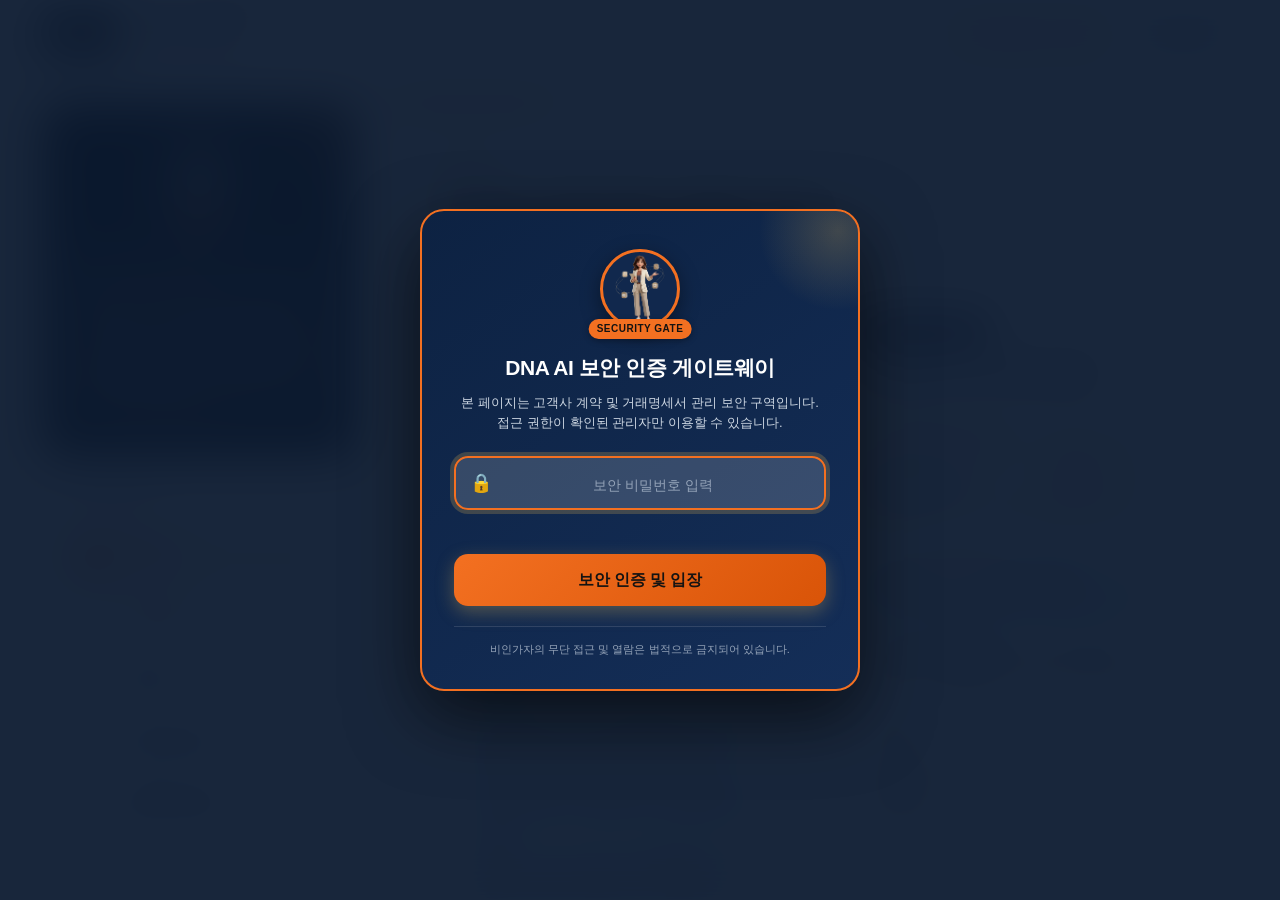
<file: contract/index.html>
<!doctype html>
<html lang="ko">
<head>
  <meta charset="utf-8">
  <meta name="viewport" content="width=device-width, initial-scale=1">
  <meta name="robots" content="noindex,nofollow">
  <title>DNA AI 서비스 전자계약</title>
  <link rel="stylesheet" href="styles.css?v=20261127_hermes_v1">
  <script src="dani-asset.js?v=20261121_smartpass"></script>
</head>
<body>
  <!-- 🔒 보안 인증 게이트웨이 (비밀번호 1121 통제 모달) -->
  <div id="securityGateOverlay" class="security-gate-overlay">
    <div class="security-gate-card">
      <div class="gate-header">
        <div class="gate-avatar-wrap">
          <img src="dani-mascot.png" onerror="if(typeof DANI_AVATAR_SRC!=='undefined'){this.onerror=null;this.src=DANI_AVATAR_SRC;}" alt="DANI Security" class="gate-avatar">
          <span class="gate-badge">SECURITY GATE</span>
        </div>
        <h2 class="gate-title">DNA AI 보안 인증 게이트웨이</h2>
        <p class="gate-desc">본 페이지는 고객사 계약 및 거래명세서 관리 보안 구역입니다.<br>접근 권한이 확인된 관리자만 이용할 수 있습니다.</p>
      </div>

      <form id="securityGateForm" class="gate-form" onsubmit="return false;">
        <div class="gate-input-wrap">
          <span class="gate-icon">🔒</span>
          <input type="password" id="securityPassword" class="gate-input" placeholder="보안 비밀번호 입력" autocomplete="off" maxlength="12" autofocus>
        </div>
        <p id="securityErrorMsg" class="gate-error-msg"></p>
        <button type="button" id="btnVerifyPassword" class="btn-gate-submit">보안 인증 및 입장</button>
      </form>

      <div class="gate-footer">
        <span>비인가자의 무단 접근 및 열람은 법적으로 금지되어 있습니다.</span>
      </div>
    </div>
  </div>

  <div id="mainAppWrapper" class="main-app-wrapper locked">
  <!-- 상단 글로벌 바 -->
  <header class="topbar">
    <div class="brand">
      <div class="brand-logo-wrap">
        <span class="brand-dna">DNA</span>
        <span class="brand-ai">AI</span>
      </div>
      <div class="brand-text">
        <span class="brand-title">서비스 전자계약</span>
        <span class="brand-sub">SUITE · DANI</span>
      </div>
    </div>
    <div class="top-status">
      <span class="brand-badge"><span class="pulse-dot"></span>DANI 자율 비서 가동 중</span>
      <span class="prototype-badge">공식 온라인 계약</span>
    </div>
  </header>

  <!-- 메인 레이아웃 -->
  <main class="shell">
    <!-- 좌측 단계 내비게이션 & DANI 비서 위젯 -->
    <aside class="sidebar">
      <!-- DANI 캐릭터 가이드 카드 -->
      <div class="dani-card">
        <div class="dani-avatar-wrapper">
          <img src="dani-mascot.png" onerror="if(typeof DANI_AVATAR_SRC!=='undefined'){this.onerror=null;this.src=DANI_AVATAR_SRC;}" alt="AI 비서 DANI" class="dani-avatar">
          <div class="dani-glow"></div>
          <span class="dani-online-badge">AI DANI</span>
        </div>
        <div class="dani-dialogue-box">
          <div class="dani-name-tag">
            <span class="sparkle">✨</span> <strong>AI 마케팅 비서 DANI</strong>
          </div>
          <p id="daniMessage" class="dani-message">
            안녕하세요 대표님! AI 마케팅 비서 <strong>DANI</strong>예요. 우리 매장의 성장을 이끌 맞춤형 솔루션을 선택해 보세요!
          </p>
        </div>
      </div>

      <!-- 진행 단계 리스트 -->
      <div class="steps-box">
        <p class="steps-title">계약 진행 단계</p>
        <ol class="steps-list">
          <li class="active" data-step-indicator="1">
            <span class="num">1</span>
            <div class="txt"><strong>상품 선택</strong><small>솔루션 및 플랜</small></div>
          </li>
          <li data-step-indicator="2">
            <span class="num">2</span>
            <div class="txt"><strong>고객사 정보</strong><small>계약자 및 사업자</small></div>
          </li>
          <li data-step-indicator="3">
            <span class="num">3</span>
            <div class="txt"><strong>핵심 약관</strong><small>업무 범위 및 책임</small></div>
          </li>
          <li data-step-indicator="4">
            <span class="num">4</span>
            <div class="txt"><strong>동의 및 전자서명</strong><small>개인정보 및 필기서명</small></div>
          </li>
          <li data-step-indicator="5">
            <span class="num">5</span>
            <div class="txt"><strong>최종 확인 및 발송</strong><small>입금안내 & PDF 교부</small></div>
          </li>
        </ol>
      </div>

      <div class="security-card">
        <div class="sec-icon">🔒</div>
        <div>
          <strong>안전한 브라우저 암호화</strong>
          <p>모든 데이터는 Web Crypto SHA-256 위변조 방지 인증이 적용됩니다.</p>
        </div>
      </div>
    </aside>

    <!-- 우측 메인 콘텐츠 폼 -->
    <section class="workspace">
      <!-- 진행률 바 -->
      <div class="progress-track"><div id="progressBar" class="progress-bar"></div></div>

      <form id="contractForm" novalidate>
        <!-- STEP 1: 상품 선택 -->
        <section class="panel active" data-step="1">
          <div class="panel-header">
            <span class="step-badge">STEP 01</span>
            <h1>이용하실 솔루션을 선택해 주세요</h1>
            <p class="lead">선택하신 상품에 맞춰 공급가액과 부가세(VAT 10%)가 실시간 자동 계산됩니다.</p>
          </div>

          <div class="product-grid">
            <!-- 상품 1: Threads 자동화 (월 정기구독 - 의무 약정 없음) -->
            <label class="product-card" id="cardThreads">
              <input type="checkbox" name="products" value="threads" data-label="SNS-Threads 콘텐츠 자동화" checked>
              <div class="card-check"><span class="check-icon">✓</span></div>
              <div class="badge-commitment" style="background:#059669;color:#fff;">★ 의무 약정 없는 월 정기구독 (자유 해지)</div>
              <div class="card-badge sub">월 정기구독 (의무 약정 없음)</div>
              <h2 class="card-title">SNS-Threads 콘텐츠 자동화</h2>

              <!-- 현장 유연 이용 금액 설정 (영업팀 직접 수정) -->
              <div class="custom-price-control" onclick="event.stopPropagation();">
                <div style="display:flex;align-items:center;justify-content:space-between;margin-bottom:10px;">
                  <span style="font-size:12px;font-weight:800;color:var(--hermes-orange, #F37021);">✏️ 맞춤 이용 금액 설정</span>
                  <span style="font-size:11px;color:#8C867E;background:#FAF9F6;padding:2px 8px;border-radius:4px;border:1px solid #E8E2D8;">현장 직접 입력 가능</span>
                </div>
                <div class="price-input-row">
                  <label for="inputThreadsPrice">월 정기 이용료:</label>
                  <div class="price-input-wrapper">
                    <input type="number" id="inputThreadsPrice" name="customPriceThreads" value="190000" step="10000" class="input-inline-price">
                    <span class="price-unit-tag">원</span>
                  </div>
                </div>
                <div class="price-input-row" style="margin-bottom:0;">
                  <label for="inputThreadsSetup">초기 셋팅비:</label>
                  <div class="price-input-wrapper">
                    <input type="number" id="inputThreadsSetup" name="customSetupThreads" value="100000" step="10000" class="input-inline-price">
                    <span class="price-unit-tag">원</span>
                  </div>
                </div>
              </div>

              <div class="card-calc-badge">
                첫 달 납부: <strong id="threadsFirstMonthText">319,000원</strong> (VAT 10% 포함)
                <small>※ 2회차부터 매월 <span id="threadsMonthlyVatText">209,000원</span> (VAT 포함) 갱신</small>
                <div style="margin-top:6px;font-size:11.5px;color:#059669;font-weight:700;border-top:1px dashed #a7f3d0;padding-top:4px;">
                  ✨ 의무 계약기간 없음: 월 단위 자유 구독 (해지 위약금 0원)
                </div>
              </div>
              <ul class="card-features">
                <li><strong>약정 조건:</strong> 부담 없는 <strong>의무 약정 기간 없음</strong> (월 단위 자동 갱신, 언제든 자유 해지)</li>
                <li>1일 5회 골든타임 알고리즘 피드 맞춤 발행</li>
                <li>브랜드 페르소나 및 헤리티지 심층 학습 카피라이팅</li>
                <li>발행 전 고객 사전 승인 및 예약 발행 시스템</li>
                <li>월간 성과 분석 및 유입 지표 리포트 제공</li>
              </ul>
            </label>

            <!-- 상품 2: 마케팅 분석 및 컨설팅 (1회성 단건 - 약정 없음) -->
            <label class="product-card" id="cardConsulting">
              <input type="checkbox" name="products" value="consulting" data-label="AI 상권분석 및 마케팅 컨설팅">
              <div class="card-check"><span class="check-icon">✓</span></div>
              <div class="card-badge one" style="background:#475569;">1회성 단건 (약정 없음)</div>
              <h2 class="card-title">AI 상권분석 및 마케팅 컨설팅</h2>

              <!-- 현장 유연 컨설팅 견적 설정 (영업팀 직접 수정) -->
              <div class="custom-price-control" onclick="event.stopPropagation();">
                <div style="display:flex;align-items:center;justify-content:space-between;margin-bottom:10px;">
                  <span style="font-size:12px;font-weight:800;color:var(--hermes-orange, #F37021);">✏️ 맞춤 컨설팅 견적 설정</span>
                  <span style="font-size:11px;color:#8C867E;background:#FAF9F6;padding:2px 8px;border-radius:4px;border:1px solid #E8E2D8;">현장 직접 입력 가능</span>
                </div>
                <div class="price-input-row" style="margin-bottom:6px;">
                  <label for="inputConsultingPrice">컨설팅 공급가액:</label>
                  <div class="price-input-wrapper">
                    <input type="number" id="inputConsultingPrice" name="customPriceConsulting" value="490000" step="10000" class="input-inline-price">
                    <span class="price-unit-tag">원</span>
                  </div>
                </div>
                <div class="price-notice-text" style="font-size:11px;color:#8C867E;">※ 1회성 심층 진단 리포트 (약정 기간 없음 / 셋팅 요청 시 별도)</div>
              </div>

              <div class="card-calc-badge">
                납부 총액: <strong id="consultingTotalText">539,000원</strong> (VAT 10% 포함)
                <small>※ 진단 보고서 납품 및 대면/온라인 브리핑 포함 (1회 완결)</small>
              </div>
              <ul class="card-features">
                <li><strong>약정 여부:</strong> <strong>약정 없음</strong> (단건 1회 완결 컨설팅)</li>
                <li>네이버 스마트플레이스 SEO 및 카테고리 실측 진단</li>
                <li>구글 비즈니스 프로필(GBP) 로컬 트래픽 최적화 가이드</li>
                <li>차세대 생성형 AI(ChatGPT·Gemini) GEO 추천 팩트 분석</li>
                <li>상권 반경 3km 내 핵심 경쟁사 포지셔닝 처방전</li>
              </ul>
            </label>
          </div>

          <div class="price-live-box">
            <div class="live-title">
              <span>📊 선택 솔루션 실시간 견적</span>
              <small>공급가액 및 부가세 10% 투명 분리</small>
            </div>
            <div class="live-grid">
              <div class="live-item">
                <span class="label">공급가액 (합계)</span>
                <span class="val" id="liveSubtotal">0원</span>
              </div>
              <div class="live-item">
                <span class="label">부가가치세 (VAT 10%)</span>
                <span class="val" id="liveVat">0원</span>
              </div>
              <div class="live-item total">
                <span class="label">최종 입금 대상 금액</span>
                <span class="val" id="liveTotal">0원</span>
              </div>
            </div>
          </div>
        </section>

        <!-- STEP 2: 고객사 정보 -->
        <section class="panel" data-step="2">
          <div class="panel-header">
            <span class="step-badge">STEP 02</span>
            <h1>계약자 및 사업자 정보를 입력해 주세요</h1>
            <p class="lead">계약 체결, 세금계산서 발행 및 맞춤형 서비스 셋팅에 필요한 정보입니다.</p>
          </div>

          <div class="form-grid">
            <label class="form-group">
              <span class="form-label">회사명 / 상호 (성명) <b>*</b></span>
              <input type="text" name="customerName" autocomplete="organization" required placeholder="예: (주)제주오션팰리스호텔 / 디에르치과">
            </label>
            <label class="form-group">
              <span class="form-label">대표자명 / 담당자명 <b>*</b></span>
              <input type="text" name="representative" autocomplete="name" required placeholder="예: 강민호">
            </label>
            <label class="form-group">
              <span class="form-label">대표자 생년월일 <b>*</b> <em>(계약자 식별 및 법적 효력 필수)</em></span>
              <input type="text" name="birthDate" maxlength="10" required placeholder="예: 780512 (또는 1978.05.12)">
              <small class="helper-text">※ 전자서명 및 정식 계약 당사자 특정용 고유 식별정보</small>
            </label>
            <label class="form-group">
              <span class="form-label">사업자등록번호 <b>*</b> <em>(세금계산서 필수)</em></span>
              <input type="text" name="businessNumber" required inputmode="numeric" maxlength="12" placeholder="예: 616-81-98765 (숫자만 입력 시 자동 포맷)">
              <small class="helper-text">※ 숫자만 입력해도 하이픈(-)이 자동으로 적용됩니다.</small>
            </label>
            <label class="form-group">
              <span class="form-label">세금계산서 수신 이메일 <b>*</b></span>
              <input type="email" name="email" autocomplete="email" required placeholder="reservation@oceanpalace.co.kr">
              <small class="helper-text">※ 계약 완료본 PDF 및 세금계산서 수신 메일</small>
            </label>
            <label class="form-group">
              <span class="form-label">연락처 (휴대전화) <b>*</b></span>
              <input type="tel" name="phone" autocomplete="tel" required maxlength="13" placeholder="예: 010-3849-5921 (숫자만 입력 시 자동 포맷)">
              <small class="helper-text">※ 숫자만 입력해도 하이픈(-)이 자동으로 적용됩니다.</small>
            </label>
            <label class="form-group wide">
              <span class="form-label">사업장 주소 <em>(선택)</em></span>
              <input type="text" name="businessAddress" placeholder="예: 제주특별자치도 서귀포시 중앙로 14">
            </label>
            <label class="form-group wide">
              <span class="form-label">법인등록번호 <em>(법인 고객사인 경우 입력)</em></span>
              <input type="text" name="corpNumber" maxlength="14" placeholder="예: 220111-0000000 (숫자만 입력 시 자동 포맷)">
            </label>
          </div>

          <div class="info-alert">
            <span class="alert-icon">🛡️</span>
            <div>
              <strong>계약 당사자 식별 및 고유정보 보호 규정</strong>
              <p>수집된 대표자 생년월일 및 사업자 정보는 전자상거래법 제6조 및 전자서명법 제3조에 따라 정식 계약 체결, 본인확인 및 국세청 세금계산서 발급에만 사용되며 암호화되어 안전하게 관리됩니다.</p>
            </div>
          </div>
        </section>

        <!-- STEP 3: 핵심 약관 확인 -->
        <section class="panel" data-step="3">
          <div class="panel-header">
            <span class="step-badge">STEP 03</span>
            <h1>투명하고 안전한 핵심 약관을 확인해 주세요</h1>
            <p class="lead">공급자와 고객 상호 간의 권리와 의무를 보호하기 위한 규정입니다.</p>
          </div>

          <div class="terms-container">
            <details class="term-item" open>
              <summary>
                <span class="term-title">제1조 (계약의 목적 및 법적 성질)</span>
                <span class="term-tag">필수 확인</span>
              </summary>
              <div class="term-body">
                <p>1. 공급자는 고객이 선택한 솔루션(Threads 콘텐츠 자동화 또는 AI 마케팅 분석 컨설팅)에 따라 맞춤형 서비스를 성실히 수행합니다.</p>
                <p>2. 콘텐츠 자동화의 구체적인 게시 채널, 타겟 페르소나, 주간 게시 횟수 및 검수 일정은 서비스 개시 전 고객과 상호 확정합니다.</p>
                <p>3. 본 계약은 특정 결과의 완성을 보증하는 도급 계약이 아니며, 데이터와 인프라를 바탕으로 최적화된 마케팅 사무를 성실히 수행하는 <strong>민법상의 위임(준위임) 계약</strong>에 해당합니다.</p>
              </div>
            </details>

            <details class="term-item" open>
              <summary>
                <span class="term-title">제2조 (요금, 결제 규정 및 48시간 이내 미입금 시 자동 실효)</span>
                <span class="term-tag">필수 확인</span>
              </summary>
              <div class="term-body">
                <p>1. 모든 서비스 비용은 부가가치세(VAT 10%)가 별도로 산정되며, 최종 입금 금액에 합산 청구됩니다.</p>
                <p>2. <strong>[의무 약정 없음]</strong> 본 서비스는 고객사의 운영 자율성과 편의를 위하여 <strong>의무 계약기간(의무 약정)이 적용되지 않으며</strong>, 월 단위 정기구독 방식으로 운영됩니다. 고객은 언제든 위약금 없이 서비스를 연장 또는 해지할 수 있습니다. (AI 상권분석 컨설팅 또한 1회성 단건 완결 상품입니다.)</p>
                <p>3. Threads 자동화 월 구독은 계약 체결 시 '초기 설정비 + 1회차 구독료'를 선납하며, 2회차부터 매월 정기 결제일에 계좌 입금 또는 결제로 갱신 청구됩니다.</p>
                <p>4. 입금 확인 즉시 국세청 홈택스 전자세금계산서 또는 현금영수증이 자동 발행됩니다.</p>
                <p>5. <strong>[48시간 이내 미입금 시 자동 실효 특약]</strong> 본 계약 체결 후 <strong>48시간 이내</strong>에 최종 청구 금액(공급가액 + VAT)이 공식 지정 계좌로 전액 입금되지 않을 경우, 본 계약은 별도의 최고나 해지 통보 절차 없이 <strong>즉시 자동 실효(해제)</strong>되며 모든 법적 효력을 상실합니다. 미입금 기간 동안 공급자의 서비스 셋팅 및 운영 의무는 소급하여 전면 면책됩니다.</p>
              </div>
            </details>

            <div style="background:#fff7ed;border:1.5px solid #ea580c;border-radius:8px;padding:12px 14px;margin-bottom:12px;display:flex;align-items:center;gap:10px;">
              <span style="font-size:22px;">⚡</span>
              <div style="font-size:12.5px;color:#9a3412;line-height:1.45;">
                <strong style="color:#c2410c;">[입금 기한 엄수 특약]</strong> 체결일시 기준 <strong>48시간 이내</strong> 미입금 시 본 계약은 별도 안내 없이 즉시 <strong>자동 실효(해제)</strong> 처리됩니다. 입금 확인 즉시 전담 마케팅 셋팅이 착수됩니다.
              </div>
            </div>

            <details class="term-item" open>
              <summary>
                <span class="term-title">제3조 (역할 분담 및 정량적 성과 보장의 배제)</span>
                <span class="term-tag">필수 확인</span>
              </summary>
              <div class="term-body">
                <p>1. <strong>[역할 분담 (R&R)]</strong> 공급자(DNA AI)는 타겟 알고리즘 최적화, 고품질 트래픽 유입, 24시간 AI 응대 인프라 구축을 전담하며, 고객사는 매장 현장 접객, 상품/서비스 완성도 관리, 유입 고객 응대 및 지속적인 재방문 유도와 실제 매출 창출을 전담합니다.</p>
                <p>2. <strong>[매출 보장 배제]</strong> 공급자는 기술과 데이터를 기반으로 최적화된 마케팅 인프라를 제공하나, 실제 매출과 영업 이익은 고객사의 현장 운영, 제품 경쟁력, 시장 경기 등 다양한 외부 요인에 의해 결정되므로 특정 수치의 정량적 매출액, 순이익, 팔로워 수를 절대적으로 보장하지 않습니다.</p>
                <p>3. <strong>[원고 사전 검수]</strong> 생성형 AI가 작성한 원고는 고객의 고유 브랜드 가치와 사실관계를 반영하므로, 고객은 사전 공유된 원고에 대해 지정 기간 내 검수 및 승인을 진행해야 합니다.</p>
              </div>
            </details>

            <details class="term-item" open>
              <summary>
                <span class="term-title">제4조 (계약 해지, 위약금 면제 및 환불 기준)</span>
                <span class="term-tag">필수 확인</span>
              </summary>
              <div class="term-body">
                <p>1. 월 구독 서비스는 의무 약정 기간이 없으므로, 차기 결제일 7일 전까지 서면(이메일 또는 메신저) 통지로 자유롭게 해지할 수 있으며 별도의 위약금이 일체 발생하지 않습니다.</p>
                <p>2. <strong>[초기 설정비 환불 기준]</strong> 맞춤형 계정 연동 및 페르소나 설정 작업이 착수된 이후에는 초기 설정비는 환불되지 아니하며, 해당 월에 이미 정상 제작/발행된 원고 비용을 일할 차감한 잔여 구독료에 한하여 환불 처리합니다.</p>
                <p>3. 계약 종료 시 공급자는 고객으로부터 위임받은 모든 계정 연동 권한을 즉시 해제하고, 기획 자료를 안전하게 인계 및 파기합니다.</p>
              </div>
            </details>

            <details class="term-item" open>
              <summary>
                <span class="term-title">제5조 (지식재산권의 귀속 및 이용 허락)</span>
                <span class="term-tag">권리 보호</span>
              </summary>
              <div class="term-body">
                <p>1. 공급자가 서비스를 제공하기 위해 자체 개발·활용한 AI 프롬프트, 알고리즘, 분석 프레임워크, 마스터 템플릿의 저작권 및 일체의 지식재산권은 <strong>공급자(DNA AI)에게 단독 귀속</strong>됩니다.</p>
                <p>2. 본 서비스를 통해 최종 생성되어 고객의 SNS 채널에 게시된 발행 결과물에 대하여, 고객은 해당 마케팅 목적 범위 내에서의 <strong>비독점적 사용권</strong>을 가집니다.</p>
                <p>3. 고객은 공급자의 사전 서면 동의 없이 공급자의 기획 산출물, 프롬프트, 시스템 아키텍처를 제3자에게 배포, 양도, 복제 또는 재판매할 수 없습니다.</p>
              </div>
            </details>

            <details class="term-item" open>
              <summary>
                <span class="term-title">제6조 (제3자 플랫폼 면책 및 손해배상의 한도)</span>
                <span class="term-tag">책임 한도</span>
              </summary>
              <div class="term-body">
                <p>1. <strong>[제3자 플랫폼 면책]</strong> Meta(Threads, Instagram) 등 외부 SNS 플랫폼의 정책 변경, 알고리즘 수정, 스팸 필터링 강화로 인한 <strong>계정 일시 정지, 노출 제한(섀도우밴), 영구 비활성화</strong>에 대하여, 공급자의 고의 또는 중대한 과실이 없는 한 공급자는 이에 대한 법적 책임을 부담하지 않습니다.</p>
                <p>2. <strong>[손해배상의 한도]</strong> 서비스 이용과 관련하여 공급자의 귀책사유로 인해 고객에게 발생한 일체의 손해배상 책임은 고객에게 발생한 통상의 직접 손해에 한하며, 배상 총액은 <strong>손해 발생 원인이 된 직전 1개월간 고객이 공급자에게 실제로 납부한 서비스 이용료</strong>를 초과할 수 없습니다. 어떠한 경우에도 공급자는 간접 손해, 영업 손실, 특별 손해에 대해 책임을 부담하지 않습니다.</p>
              </div>
            </details>
          </div>

          <label class="agree-card">
            <input type="checkbox" name="termsExplained" id="termsExplained" required>
            <div class="agree-content">
              <strong>위 핵심 약관에 대한 설명을 상세히 읽고 모두 이해하였으며 이에 동의합니다.</strong>
              <small>공급자와 고객 간 상호 권리·의무 및 환불/검수 규정을 승인합니다.</small>
            </div>
          </label>
        </section>

        <!-- STEP 4: 개인정보 동의 및 전자서명 -->
        <section class="panel" data-step="4">
          <div class="panel-header">
            <span class="step-badge">STEP 04</span>
            <h1>개인정보 수집 동의 및 전자서명을 진행해 주세요</h1>
            <p class="lead">전자문서 및 전자거래 기본법 제4조에 의거하여 법적 구속력을 갖는 정식 전자계약입니다.</p>
          </div>

          <!-- 개인정보 수집 이용 동의 테이블 -->
          <div class="consent-table-card">
            <div class="table-header">
              <strong>개인정보 수집 및 이용 동의</strong>
              <span class="required-badge">필수 동의</span>
            </div>
            <table class="legal-table">
              <tbody>
                <tr>
                  <th>수집 목적</th>
                  <td>전자계약 체결 및 이행, 세금계산서 발행, 서비스 전담 셋팅, 고객 상담 및 분쟁 해결</td>
                </tr>
                <tr>
                  <th>수집 항목</th>
                  <td>상호(성명), 대표자명, <strong>대표자 생년월일</strong>, 법인등록번호, 사업자등록번호, 휴대전화번호, 이메일, 사업장주소, 전자서명 데이터</td>
                </tr>
                <tr>
                  <th>보유 및 이용기간</th>
                  <td><strong>전자상거래 등에서의 소비자보호에 관한 법률에 의거 계약 및 대금결제 기록 5년간 안전하게 보존 후 영구 파기</strong></td>
                </tr>
                <tr>
                  <th>동의 거부 권리</th>
                  <td>귀하는 개인정보 수집·이용에 동의하지 않을 권리가 있으나, 계약 체결에 필수적인 항목이므로 미동의 시 서비스 이용이 제한됩니다.</td>
                </tr>
              </tbody>
            </table>
            <label class="agree-card inner-consent-card">
              <input type="checkbox" name="privacyConsent" id="privacyConsent" required>
              <div class="agree-content">
                <strong>위 개인정보 수집 및 이용 내용(5년 보존 조항 포함)을 확인하였으며 동의합니다.</strong>
                <small>전자상거래법에 따른 계약 및 결제 기록 5년 안전 보존 규정에 동의합니다. (전자서명 시 자동 동의)</small>
              </div>
            </label>
          </div>

          <!-- 전자서명 캔버스 영역 -->
          <div class="signature-box">
            <div class="sig-header">
              <div>
                <strong>계약자 전자서명 (Digital Signature)</strong>
                <p>아래 박스 안에 마우스나 터치펜, 손가락으로 정자 서명을 입력해 주세요.</p>
              </div>
              <div class="sig-status" id="signatureStatus">서명 대기 중</div>
            </div>
            <div class="canvas-container">
              <canvas id="signaturePad" width="800" height="220"></canvas>
              <div class="canvas-watermark">DNA AI SUIT E-SIGNATURE</div>
            </div>
            <div class="sig-footer">
              <button type="button" class="btn-clear" id="clearSignature">🔄 서명 다시 쓰기</button>
              <span class="sig-guide-text">※ 서명이 완료되면 상하단 모든 법적 동의가 자동으로 체크되어 즉시 진행 가능합니다. ✨</span>
            </div>
          </div>

          <label class="agree-card">
            <input type="checkbox" name="electronicAgreement" id="electronicAgreement" required>
            <div class="agree-content">
              <strong>본인은 계약의 당사자 또는 적법한 권한을 가진 대리인이며, 위 전자서명을 최종 계약 체결 의사표시로 사용하는 데 동의합니다.</strong>
              <small>전자서명법 제3조에 따라 공인전자서명과 동등한 법적 효력을 갖습니다.</small>
            </div>
          </label>
        </section>

        <!-- STEP 5: 최종 확인, 입금계좌 및 발송 -->
        <section class="panel" data-step="5">
          <div class="panel-header">
            <span class="step-badge final">FINAL STEP</span>
            <h1>계약 체결이 완료되었습니다!</h1>
            <p class="lead">최종 입금 대상 금액과 공식 입금 계좌를 확인하시고, 공식 PDF 저장 및 이메일 교부를 진행해 주세요.</p>
          </div>

          <!-- 인쇄 및 교부용 정규 계약서 렌더링 카드 -->
          <div class="contract-doc-card" id="contractDoc">
            <div class="doc-header">
              <div class="doc-title-wrap">
                <span class="doc-type">표준 전자계약서</span>
                <h2 class="doc-title">DNA AI 서비스 이용 계약서</h2>
                <span class="doc-subtitle">SNS 자동화 및 AI 마케팅 진단 솔루션</span>
              </div>
              <div class="doc-seal">
                <div class="seal-circle">
                  <span>투어티플레이스</span>
                  <strong>DNA AI</strong>
                  <small>OFFICIAL</small>
                </div>
              </div>
            </div>

            <!-- 계약 체결 내역 요약 DL -->
            <div id="summary" class="summary-box"></div>

            <!-- 최종 결제 및 입금금액 하이라이트 박스 -->
            <div class="payment-highlight-box">
              <div class="pay-head">
                <span class="badge-pay">결제 및 입금 청구 내역</span>
                <span class="pay-notice">※ 부가가치세 10%가 투명하게 포함된 최종 입금액입니다.</span>
              </div>
              <div class="pay-grid">
                <div class="pay-item">
                  <span class="tit">공급가액</span>
                  <span class="num" id="finalSubtotal">0원</span>
                </div>
                <div class="pay-item">
                  <span class="tit">부가가치세 (VAT 10%)</span>
                  <span class="num" id="finalVat">0원</span>
                </div>
                <div class="pay-item highlight">
                  <span class="tit">최종 입금 합계금액</span>
                  <strong class="total-num" id="finalTotal">0원</strong>
                </div>
              </div>
            </div>

            <!-- 공식 입금 계좌 카드 -->
            <div class="bank-account-card">
              <div class="bank-header">
                <div class="bank-brand">
                  <span class="bank-icon">🏦</span>
                  <strong>공식 지정 입금 계좌</strong>
                </div>
                <span class="tax-tag">세금계산서 100% 자동 발행</span>
              </div>
              <div class="bank-content">
                <div class="bank-info-row">
                  <span class="bank-name">카카오뱅크</span>
                  <span class="account-number" id="accountNumber">3333-38-9917516</span>
                  <button type="button" class="btn-copy" id="btnCopyAccount">계좌번호 복사</button>
                  <button type="button" class="btn-copy" id="btnViewBankbook" style="background:#fef08a;color:#854d0e;border-color:#fde047;">📄 통장사본 확인</button>
                </div>
                <div class="bank-holder-row">
                  <span>예금주: <strong>정성윤(투어티플레이스)</strong> (개인사업자통장)</span>
                  <span class="deposit-tip">※ 계약자 상호명으로 입금해 주시면 확인 즉시 전담 마케팅 셋팅이 착수됩니다.</span>
                </div>
                <div style="background:#fef2f2;border:1px solid #f87171;border-radius:6px;padding:8px 12px;margin-top:10px;font-size:11.5px;color:#991b1b;display:flex;align-items:center;gap:6px;">
                  <span>⏳</span>
                  <span><strong>입금 기한:</strong> 전자계약 체결일시로부터 <strong>48시간 이내</strong> (미입금 시 별도 최고 없이 계약 자동 실효)</span>
                </div>
              </div>
            </div>

            <!-- 공급자 및 고객 정보 (쌍방 대조표) -->
            <div class="party-table-wrap">
              <table class="party-table">
                <thead>
                  <tr>
                    <th style="width: 50%;">공급자 (서비스 제공자)</th>
                    <th style="width: 50%;">고객사 (서비스 이용자)</th>
                  </tr>
                </thead>
                <tbody>
                  <tr>
                    <td>
                      <p><strong>상호:</strong> 투어티플레이스 (DNA AI SUIT)</p>
                      <p><strong>대표자:</strong> 정성윤 | <strong>기술이사:</strong> 최두리</p>
                      <p><strong>사업자등록번호:</strong> 546-12-01988</p>
                      <p><strong>사업장:</strong> 대전광역시 유성구 용계동 힐스테이트 2차</p>
                      <p><strong>Director:</strong> 010-8587-0235 | dani90dna@gmail.com</p>
                    </td>
                    <td>
                      <p><strong>상호(성명):</strong> <span id="partyCustomerName">-</span></p>
                      <p><strong>대표자/담당자:</strong> <span id="partyRepresentative">-</span> (생년월일: <span id="partyBirthDate">-</span>)</p>
                      <p><strong>사업자번호:</strong> <span id="partyBizNumber">-</span></p>
                      <p><strong>연락처 / 메일:</strong> <span id="partyContact">-</span></p>
                      <p><strong>체결 일시:</strong> <span id="partySignedAt">-</span></p>
                    </td>
                  </tr>
                </tbody>
              </table>
            </div>

            <!-- 디지털 무결성 감사 코드 스탬프 -->
            <div class="audit-stamp-bar">
              <div class="stamp-left">
                <span class="stamp-icon">🛡️</span>
                <span><strong>SHA-256 계약 무결성 검증 코드:</strong> <code id="cryptoHash">계산 중...</code></span>
              </div>
              <div class="stamp-right">
                <span>감사 기록 완료 (위변조 방지)</span>
              </div>
            </div>
          </div>

          <!-- 인쇄 시 페이지 분할 구분자 (1P 계약서 -> 2P 거래명세서) -->
          <div class="print-page-break"></div>

          <!-- 2페이지: 공식 거래명세표 (거래명세서) -->
          <div class="contract-doc-card statement-card" id="statementDoc">
            <div class="doc-header statement-header">
              <div class="doc-title-wrap">
                <span class="doc-type statement-type">세무·회계 공식 증빙</span>
                <h2 class="doc-title">거 래 명 세 표</h2>
                <span class="doc-subtitle">( 공급받는자 보관용 / 세금계산서 청구 겸용 )</span>
              </div>
              <div class="doc-date-wrap">
                <span class="statement-date-label">작성일자</span>
                <strong class="statement-date-val" id="statementDate">2026년 11월 21일</strong>
              </div>
            </div>

            <!-- 공급자 / 공급받는자 표 -->
            <div class="statement-parties-grid">
              <!-- 공급자 -->
              <table class="stmt-party-table supplier">
                <tbody>
                  <tr>
                    <th rowspan="5" class="party-side-th">공<br>급<br>자</th>
                    <th>등록번호</th>
                    <td colspan="3"><strong class="highlight-biz">546-12-01988</strong></td>
                  </tr>
                  <tr>
                    <th>상호(법인명)</th>
                    <td>투어티플레이스 (DNA AI)</td>
                    <th>성명</th>
                    <td>
                      정성윤
                      <span class="mini-seal">직인생략</span>
                    </td>
                  </tr>
                  <tr>
                    <th>사업장 주소</th>
                    <td colspan="3">대전광역시 유성구 용계동 힐스테이트 2차</td>
                  </tr>
                  <tr>
                    <th>업태</th>
                    <td>서비스, IT</td>
                    <th>종목</th>
                    <td>소프트웨어 개발, 마케팅 컨설팅</td>
                  </tr>
                  <tr>
                    <th>연락처 / 메일</th>
                    <td colspan="3">010-8587-0235 / dani90dna@gmail.com</td>
                  </tr>
                </tbody>
              </table>

              <!-- 공급받는자 -->
              <table class="stmt-party-table customer">
                <tbody>
                  <tr>
                    <th rowspan="5" class="party-side-th">공<br>급<br>받<br>는<br>자</th>
                    <th>등록번호</th>
                    <td colspan="3"><strong id="stmtCustomerBiz">-</strong></td>
                  </tr>
                  <tr>
                    <th>상호(법인명)</th>
                    <td><span id="stmtCustomerName">-</span></td>
                    <th>성명</th>
                    <td><span id="stmtRepresentative">-</span></td>
                  </tr>
                  <tr>
                    <th>사업장 주소</th>
                    <td colspan="3"><span id="stmtCustomerAddress">-</span></td>
                  </tr>
                  <tr>
                    <th>담당자 메일</th>
                    <td colspan="3"><span id="stmtCustomerEmail">-</span></td>
                  </tr>
                  <tr>
                    <th>담당자 연락처</th>
                    <td colspan="3"><span id="stmtCustomerPhone">-</span></td>
                  </tr>
                </tbody>
              </table>
            </div>

            <!-- 합계 금액 선언 바 -->
            <div class="statement-total-bar">
              <span class="bar-label">합계금액 (공급가액 + 세액)</span>
              <div class="bar-values">
                <span class="kor-price" id="stmtKorPrice">일금 삼십일만구천 원정</span>
                <span class="num-price">( ₩ <strong id="stmtNumPrice">319,000</strong> )</span>
              </div>
            </div>

            <!-- 거래 세부 품목 테이블 -->
            <table class="statement-items-table">
              <thead>
                <tr>
                  <th style="width: 5%;">No.</th>
                  <th style="width: 10%;">월/일</th>
                  <th style="width: 35%;">품목명 (규격 / 서비스 내용)</th>
                  <th style="width: 8%;">수량</th>
                  <th style="width: 14%;">단가</th>
                  <th style="width: 14%;">공급가액</th>
                  <th style="width: 14%;">세액 (VAT 10%)</th>
                </tr>
              </thead>
              <tbody id="statementItemsBody">
                <!-- JavaScript 동적 생성 -->
              </tbody>
              <tfoot>
                <tr class="stmt-total-row">
                  <th colspan="3" class="total-label-cell">소계 및 합계 (VAT 포함)</th>
                  <th id="stmtTotalQty">1</th>
                  <th>-</th>
                  <th id="stmtSubtotal">290,000원</th>
                  <th id="stmtVat">29,000원</th>
                </tr>
              </tfoot>
            </table>

            <!-- 하단 입금 계좌 및 영수 안내 -->
            <div class="statement-footer-card">
              <div class="stmt-bank-box">
                <span class="tit">입금 계좌:</span>
                <strong>카카오뱅크 3333-38-9917516</strong>
                <span class="holder">예금주: 정성윤(투어티플레이스)</span>
              </div>
              <div class="stmt-sign-box">
                <p>위 금액을 정히 <strong>영수(청구)</strong>합니다.</p>
                <div class="stmt-seal-stamp">
                  <span>투어티플레이스 대표 정성윤</span>
                  <div class="stamp-circle">인</div>
                </div>
              </div>
            </div>
            <div class="stmt-note-text">
              ※ 본 거래명세표는 DNA AI 서비스 전자계약서와 일체로 유효하며, 입금 확인 즉시 국세청 홈택스 전자세금계산서가 발행됩니다.
            </div>
          </div>

          <!-- 인쇄 시 페이지 분할 구분자 (2P 거래명세서 -> 3P 서비스 이용약관 및 개인정보 동의서) -->
          <div class="print-page-break"></div>

          <!-- 3페이지: 서비스 표준 이용약관 및 개인정보 수집·이용(취득) 동의서 (별지 제1호 부속합의서) -->
          <div class="contract-doc-card legal-terms-doc-card" id="termsDoc">
            <div class="doc-header terms-header">
              <div class="doc-title-wrap">
                <span class="doc-type terms-type">계약 부속 합의서 (별지 제1호)</span>
                <h2 class="doc-title">서비스 표준이용약관 및 개인정보 수집·이용 동의서</h2>
                <span class="doc-subtitle">본 문서는 DNA AI 서비스 이용계약서의 불가분의 일부를 구성하며 법적 구속력을 갖습니다.</span>
              </div>
              <div class="doc-date-wrap">
                <span class="statement-date-label">체결·교부일자</span>
                <strong class="statement-date-val" id="termsDocDate">2026년 11월 26일</strong>
              </div>
            </div>

            <!-- 약관 본문 4개조 (컴팩트 정밀 서식) -->
            <div class="terms-print-section">
              <div class="terms-section-title">
                <span class="section-badge">부속서류 01</span>
                <strong>DNA AI 서비스 표준 이용약관 (핵심 규정 전문)</strong>
              </div>
              <div class="terms-articles-grid">
                <div class="term-article-card">
                  <h4 class="article-title">제1조 (계약의 목적 및 법적 성질)</h4>
                  <p class="article-text">
                    ① 공급자는 선택된 솔루션(SNS 콘텐츠 자동화 또는 AI 분석 컨설팅)을 성실히 수행합니다.<br>
                    ② 세부 발행 채널, 타겟 페르소나, 주간 횟수 및 검수 일정은 사전 상호 확정합니다.<br>
                    ③ 본 계약은 결과 완성을 보증하는 도급이 아니며 성실 이행을 목적으로 하는 <strong>민법상 위임(준위임) 계약</strong>입니다.
                  </p>
                </div>

                <div class="term-article-card">
                  <h4 class="article-title">제2조 (이용요금, 결제 규정 및 48시간 자동 실효)</h4>
                  <p class="article-text">
                    ① 모든 비용은 부가세(VAT 10%) 별도이며 최종 입금액에 합산 청구됩니다.<br>
                    ② <strong>[의무 약정 없음]</strong> 의무 계약기간이 없으며 월 단위 구독으로 자유롭게 해지 가능합니다.<br>
                    ③ 체결 시 초기 셋팅비+1회차 구독료 선납 후 매월 약정일에 정기 청구됩니다.<br>
                    ④ <strong>[48시간 자동 실효]</strong> 체결 후 48시간 이내 미입금 시 최고 없이 <strong>자동 실효(해제)</strong>되며 공급자의 의무는 전면 면책됩니다.
                  </p>
                </div>

                <div class="term-article-card">
                  <h4 class="article-title">제3조 (역할 분담 및 성과 보장 배제)</h4>
                  <p class="article-text">
                    ① <strong>[역할 분담]</strong> 공급자는 타겟 유입 및 AI 인프라 구축을 전담하고, 고객사는 현장 접객, 상품 품질 및 실제 매출 전환을 전담합니다.<br>
                    ② <strong>[성과 보장 배제]</strong> 공급자는 실제 매출액, 순이익, 팔로워 수 등 <strong>정량적 수치를 절대 보증하지 않습니다.</strong><br>
                    ③ 사전 공유된 AI 원고는 고객이 검수하며 브랜드 사실관계를 확인합니다.
                  </p>
                </div>

                <div class="term-article-card">
                  <h4 class="article-title">제4조 (계약 해지 및 환불 기준)</h4>
                  <p class="article-text">
                    ① 차기 결제일 7일 전 서면 통지로 자유롭게 해지 가능하며 <strong>위약금은 일체 없습니다.</strong><br>
                    ② <strong>[셋팅비 비환불]</strong> 작업 착수 후 초기 셋팅비는 환불 불가하며, 당월 정상 발행분을 일할 차감한 잔여 구독료만 환불됩니다.<br>
                    ③ 계약 종료 시 계정 연동 권한을 즉시 해제하고 자료를 안전하게 파기합니다.
                  </p>
                </div>

                <div class="term-article-card">
                  <h4 class="article-title">제5조 (지식재산권의 귀속 및 이용 허락)</h4>
                  <p class="article-text">
                    ① 공급자가 활용한 AI 프롬프트, 알고리즘, 마스터 템플릿의 지식재산권은 <strong>공급자(DNA AI)에게 단독 귀속</strong>됩니다.<br>
                    ② 고객 SNS 채널에 최종 게시된 결과물에 대해 고객은 해당 마케팅 목적의 <strong>비독점적 사용권</strong>을 가집니다.<br>
                    ③ 고객은 공급자의 사전 동의 없이 프롬프트/산출물을 제3자에게 배포, 양도, 재판매할 수 없습니다.
                  </p>
                </div>

                <div class="term-article-card">
                  <h4 class="article-title">제6조 (플랫폼 면책 및 손해배상 한도)</h4>
                  <p class="article-text">
                    ① <strong>[플랫폼 면책]</strong> Meta(Threads, Instagram) 정책 변경·필터링으로 인한 <strong>계정 제재, 노출 제한, 영구 정지</strong>에 대해 고의/중과실 없는 한 공급자는 면책됩니다.<br>
                    ② <strong>[책임 한도]</strong> 공급자의 손해배상 책임은 고객의 직접 손해에 한하며, 배상 총액은 <strong>직전 1개월간 실제 납부한 이용료</strong>를 초과할 수 없습니다. 간접/영업 손실은 배상하지 않습니다.
                  </p>
                </div>
              </div>
            </div>

            <!-- 개인정보 수집 및 이용 동의서 (법정 서식) -->
            <div class="privacy-print-section">
              <div class="terms-section-title">
                <span class="section-badge">부속서류 02</span>
                <strong>개인정보 수집 및 이용(취득) 동의서</strong>
                <span class="terms-legal-ref">전자상거래 등에서의 소비자보호에 관한 법률 및 개인정보 보호법 준수</span>
              </div>
              <table class="terms-privacy-table">
                <tbody>
                  <tr>
                    <th>수집·이용 목적</th>
                    <td>전자계약 체결 및 이행, 세금계산서 발행, 서비스 전담 셋팅, 고객 상담 및 분쟁 해결</td>
                  </tr>
                  <tr>
                    <th>수집 항목</th>
                    <td>상호(성명), 대표자명, <strong>대표자 생년월일</strong>, 법인등록번호, 사업자등록번호, 휴대전화번호, 이메일, 사업장주소, 전자서명 데이터</td>
                  </tr>
                  <tr>
                    <th>보유 및 이용기간</th>
                    <td><strong>전자상거래 등에서의 소비자보호에 관한 법률 제6조에 의거 계약 및 대금결제 기록 5년간 안전하게 보존 후 영구 파기</strong></td>
                  </tr>
                  <tr>
                    <th>동의 거부 권리</th>
                    <td>귀하는 동의를 거부할 권리가 있으나, 계약 체결에 필수적인 항목이므로 미동의 시 서비스 이용이 제한됩니다.</td>
                  </tr>
                </tbody>
              </table>

              <div class="terms-consent-badges">
                <div class="consent-badge-item checked">
                  <span class="chk-icon">☑</span>
                  <span><strong>개인정보 수집 및 이용 동의 완료:</strong> 위 개인정보 수집·이용 및 5년 안전 보존 조항에 정히 동의함.</span>
                </div>
                <div class="consent-badge-item checked">
                  <span class="chk-icon">☑</span>
                  <span><strong>전자문서 법적 구속력 동의 완료:</strong> 전자문서 및 전자거래 기본법 제4조 및 전자서명법 제3조에 따라 효력 인정함.</span>
                </div>
              </div>
            </div>

            <!-- 계약 당사자 서명 및 무결성 확인 -->
            <div class="terms-parties-footer">
              <div class="terms-party-col supplier-col">
                <div class="party-role-tag">서비스 공급자</div>
                <p><strong>상호:</strong> 투어티플레이스 (DNA AI SUIT)</p>
                <p><strong>대표자:</strong> 정성윤 (인)</p>
                <p><strong>사업자등록번호:</strong> 546-12-01988</p>
                <div class="supplier-seal-mark">
                  <span>투어티플레이스</span>
                  <div class="mini-seal-stamp">직인생략</div>
                </div>
              </div>

              <div class="terms-party-col customer-col">
                <div class="party-role-tag customer-tag">서비스 이용자 (계약자)</div>
                <p><strong>고객사명:</strong> <span id="termsCustomerName">-</span></p>
                <p><strong>대표자/담당자:</strong> <span id="termsRepresentative">-</span> (생년월일: <span id="termsBirthDate">-</span>)</p>
                <p><strong>사업자등록번호:</strong> <span id="termsBizNumber">-</span></p>
                <div class="terms-sign-wrap">
                  <span class="sign-label">전자서명 날인:</span>
                  <img id="termsCustomerSignImg" class="terms-sig-preview" alt="계약자 전자서명 날인">
                </div>
              </div>
            </div>

            <!-- 하단 무결성 감사 코드 -->
            <div class="terms-audit-footer">
              <span class="audit-icon">🛡️</span>
              <span><strong>무결성 감사 인증 코드:</strong> <code id="termsCryptoHash">-</code></span>
              <span class="audit-status">위변조 방지 SHA-256 Web Crypto 검증 완료</span>
            </div>
          </div>

          <!-- 최종 확인 체크 -->
          <label class="agree-card final-confirm-card">
            <input type="checkbox" name="finalConfirm" id="finalConfirm" required>
            <div class="agree-content">
              <strong>위 계약서, 거래명세표, 서비스 이용약관 및 개인정보 수집·이용 동의서의 모든 내역, 최종 입금금액 및 입금계좌를 확인하였으며 정식 체결·교부에 동의합니다.</strong>
            </div>
          </label>

          <!-- 핵심 액션 버튼 영역: PDF 저장 & Gmail 전송 & 홈택스 세금계산서 다운로드 -->
          <div class="action-buttons-group">
            <button type="button" class="btn-action btn-pdf" id="completeContract">
              <span class="btn-icon">📄</span>
              <div class="btn-txt">
                <strong>계약서·명세표·약관동의서 PDF 저장</strong>
                <small>공식 3페이지 완결 세트 A4 PDF 다운로드</small>
              </div>
            </button>

            <button type="button" class="btn-action btn-gmail" id="btnSendGmail">
              <span class="btn-icon">✉️</span>
              <div class="btn-txt">
                <strong>Gmail로 계약서 발송하기</strong>
                <small>Google 드라이브 첨부 & 입금안내 자동 완성</small>
              </div>
            </button>

            <button type="button" class="btn-action btn-hometax" id="btnDownloadHometax">
              <span class="btn-icon">🧾</span>
              <div class="btn-txt">
                <strong>홈택스 전자세금계산서 엑셀 다운로드</strong>
                <small>국세청 표준 양식 1초 일괄등록용</small>
              </div>
            </button>
          </div>

          <p id="completeMessage" class="complete-message" role="status"></p>
        </section>

        <!-- 하단 단계 이동 버튼 -->
        <div class="nav-actions">
          <button type="button" class="secondary" id="prevBtn">이전 단계</button>
          <button type="button" class="primary" id="nextBtn">다음 단계로 이동</button>
        </div>
      </form>
    </section>
  </main>

  <!-- DANI 이메일 첨부 안내 모달 (Gmail 연동 시 자동 팝업) -->
  <div id="emailGuideModal" class="modal-overlay">
    <div class="modal-box">
      <div class="modal-header">
        <div class="modal-dani">
          <img src="dani-mascot.png" onerror="if(typeof DANI_AVATAR_SRC!=='undefined'){this.onerror=null;this.src=DANI_AVATAR_SRC;}" alt="DANI" class="modal-dani-avatar">
          <div>
            <strong>DANI의 메일 첨부 안내</strong>
            <small>Gmail 작성창이 새 창으로 열렸습니다! ✨</small>
          </div>
        </div>
        <button type="button" class="modal-close" id="btnCloseModal">&times;</button>
      </div>
      <div class="modal-body">
        <div class="modal-step-badge">구글 드라이브 연동 안내</div>
        <p class="modal-desc">
          지메일 작성창 하단의 <strong>Google 드라이브 아이콘(▲)</strong>을 누르시면 구글 드라이브에 저장된 계약서 원본을 1초 만에 바로 첨부하실 수 있습니다!
        </p>
        <div class="guide-actions-list">
          <div class="guide-item highlight-gdrive">
            <span class="guide-icon">▲</span>
            <div>
              <strong>방법 1 (가장 간편): Gmail 하단 [Google 드라이브 아이콘] 클릭</strong>
              <p>열린 Gmail 창 아래쪽 <strong>Google 드라이브(▲)</strong>를 누르신 후, [최근] 탭에서 방금 저장된 계약서 파일을 선택하시면 즉시 첨부됩니다!</p>
            </div>
          </div>
          <div class="guide-item">
            <span class="guide-icon">📂</span>
            <div>
              <strong>방법 2: 다운로드된 PDF 파일 드래그앤드롭</strong>
              <p>브라우저 다운로드 폴더의 <code>.pdf</code> 파일을 Gmail 작성창으로 끌어다 놓으셔도 바로 첨부됩니다.</p>
            </div>
          </div>
        </div>
        <div class="modal-copy-box">
          <span class="copy-label">저장된 공식 파일명:</span>
          <code id="modalFileName">주식회사홍길동_2026-11-21_DNA_AI_계약서및거래명세서.pdf</code>
          <button type="button" class="btn-copy-filename" id="btnCopyFileName">파일명 복사</button>
        </div>
        <div class="modal-copy-box" style="margin-top: 8px; background: #f0fdf4; border-color: #bbf7d0;">
          <span class="copy-label" style="color: #166534;">메일 상세 전문:</span>
          <code style="color: #15803d; font-size: 11px;">계약상품/입금계좌/기한 핵심안내 (클립보드 복사 완료 ✨)</code>
          <button type="button" class="btn-copy-filename" id="btnCopyMailBody" style="background: #16a34a; color: #fff;">전문 복사</button>
        </div>
      </div>
      <div class="modal-footer">
        <button type="button" class="btn-modal-reopen" id="btnReopenGmail">✉️ Gmail 작성창 다시 열기</button>
        <button type="button" class="btn-modal-confirm" id="btnConfirmModal">확인 완료</button>
      </div>
    </div>
  </div>

  <!-- 카카오뱅크 통장사본 보기 모달 -->
  <div id="bankbookModal" class="modal-overlay">
    <div class="modal-box" style="max-width: 480px;">
      <div class="modal-header">
        <div class="modal-dani">
          <span style="font-size: 1.5rem;">🏦</span>
          <div>
            <strong>카카오뱅크 공식 통장사본</strong>
            <small>예금주: 정성윤(투어티플레이스)</small>
          </div>
        </div>
        <button type="button" class="modal-close" id="btnCloseBankbookModal">&times;</button>
      </div>
      <div class="modal-body" style="text-align: center; padding: 16px;">
        <img src="bankbook.png" alt="카카오뱅크 통장사본" style="max-width: 100%; height: auto; border-radius: 8px; box-shadow: 0 4px 12px rgba(0,0,0,0.1); border: 1px solid #e2e8f0; display: block; margin: 0 auto;">
      </div>
      <div class="modal-footer" style="display: flex; justify-content: space-between; align-items: center;">
        <a href="bankbook.png" download="카카오뱅크_정성윤_투어티플레이스_통장사본.png" class="btn-modal-reopen" style="text-decoration: none; display: inline-flex; align-items: center; gap: 6px;">📥 통장사본 저장</a>
        <button type="button" class="btn-modal-confirm" id="btnConfirmBankbookModal">확인 완료</button>
      </div>
    </div>
  </div>

  <!-- 계좌번호 복사 토스트 알림 -->
  <div id="toast" class="toast">입금 계좌번호가 클립보드에 복사되었습니다!</div>

  </div> <!-- /#mainAppWrapper -->

  <script src="app.js?v=20261127_email_v5"></script>
</body>
</html>
</file>
<file: contract/styles.css>
:root {
  /* Hermès Luxury Color Tokens */
  --hermes-orange: #F37021;
  --hermes-orange-deep: #D95408;
  --hermes-orange-light: #FFF5EB;
  --hermes-orange-border: #FCDDC7;
  --hermes-glow: rgba(243, 112, 33, 0.25);

  --noir-deep: #141312;
  --noir: #181715;
  --noir-light: #24221F;
  --parchment: #FAF9F6;
  --parchment-line: #E8E2D8;

  --navy-deep: #141312;
  --navy: #181715;
  --navy-light: #24221F;
  --gold: #F37021;
  --gold-deep: #D95408;
  --gold-bg: #FFF5EB;
  --gold-border: #FCDDC7;
  --blue: #F37021;
  --blue-hover: #D95408;
  --blue-light: #FFF5EB;
  --ink: #141312;
  --ink-light: #4A4641;
  --muted: #736E66;
  --line: #E8E2D8;
  --bg: #FAF9F6;
  --white: #ffffff;
  --green: #0D9488;
  --green-bg: #F0FDFA;
  --red: #dc2626;
  --red-bg: #fef2f2;
}

* {
  box-sizing: border-box;
}

body {
  margin: 0;
  background: var(--bg);
  color: var(--ink);
  font-family: Pretendard, "Apple SD Gothic Neo", "Noto Sans KR", -apple-system, BlinkMacSystemFont, "Segoe UI", sans-serif;
  font-size: 15px;
  line-height: 1.6;
  -webkit-font-smoothing: antialiased;
}

/* ==========================================================================
   Top Header Bar
   ========================================================================== */
.topbar {
  height: 72px;
  padding: 0 40px;
  display: flex;
  align-items: center;
  justify-content: space-between;
  background: var(--white);
  border-bottom: 1px solid var(--line);
  position: sticky;
  top: 0;
  z-index: 50;
  box-shadow: 0 2px 10px rgba(10, 25, 47, 0.03);
}

.brand {
  display: flex;
  gap: 14px;
  align-items: center;
}

.brand-logo-wrap {
  display: flex;
  align-items: center;
  border-radius: 10px;
  background: var(--navy);
  padding: 4px 10px;
  box-shadow: 0 4px 12px rgba(13, 34, 66, 0.2);
}

.brand-dna {
  color: var(--white);
  font-weight: 900;
  font-size: 17px;
  letter-spacing: 0.05em;
}

.brand-ai {
  color: var(--gold);
  font-weight: 900;
  font-size: 17px;
  margin-left: 3px;
}

.brand-text {
  display: flex;
  flex-direction: column;
}

.brand-title {
  font-weight: 800;
  font-size: 16px;
  color: var(--navy-deep);
  line-height: 1.2;
}

.brand-sub {
  font-size: 11px;
  font-weight: 700;
  color: var(--gold-deep);
  letter-spacing: 0.1em;
}

.top-status {
  display: flex;
  gap: 10px;
  align-items: center;
}

.brand-badge {
  display: inline-flex;
  align-items: center;
  gap: 7px;
  padding: 6px 14px;
  background: var(--gold-bg);
  border: 1px solid var(--gold-border);
  color: var(--gold-deep);
  font-size: 13px;
  font-weight: 750;
  border-radius: 999px;
}

.pulse-dot {
  width: 8px;
  height: 8px;
  background: var(--green);
  border-radius: 50%;
  box-shadow: 0 0 0 0 rgba(5, 150, 105, 0.7);
  animation: pulseGreen 1.8s infinite;
}

@keyframes pulseGreen {
  0% { transform: scale(0.95); box-shadow: 0 0 0 0 rgba(5, 150, 105, 0.7); }
  70% { transform: scale(1); box-shadow: 0 0 0 7px rgba(5, 150, 105, 0); }
  100% { transform: scale(0.95); box-shadow: 0 0 0 0 rgba(5, 150, 105, 0); }
}

.prototype-badge {
  font-size: 12px;
  font-weight: 600;
  color: var(--navy-light);
  background: #f1f5f9;
  padding: 5px 12px;
  border-radius: 999px;
}

/* ==========================================================================
   Shell & Sidebar (DANI Guide)
   ========================================================================== */
.shell {
  max-width: 1240px;
  margin: 32px auto 80px;
  padding: 0 24px;
  display: grid;
  grid-template-columns: 310px minmax(0, 1fr);
  gap: 28px;
  align-items: start;
}

.sidebar {
  position: sticky;
  top: 96px;
  display: flex;
  flex-direction: column;
  gap: 18px;
}

/* DANI 캐릭터 안내 카드 */
.dani-card {
  background: linear-gradient(145deg, #181715, #24221F);
  border-radius: 20px;
  padding: 24px 20px;
  color: var(--white);
  box-shadow: 0 16px 36px rgba(20, 19, 18, 0.15);
  border: 1px solid rgba(243, 112, 33, 0.35);
  position: relative;
  overflow: hidden;
}

.dani-card::before {
  content: "";
  position: absolute;
  top: -60px;
  right: -60px;
  width: 160px;
  height: 160px;
  background: radial-gradient(circle, var(--hermes-glow) 0%, transparent 70%);
  pointer-events: none;
}

.dani-avatar-wrapper {
  position: relative;
  width: 104px;
  height: 104px;
  margin: 0 auto 16px;
  display: flex;
  align-items: center;
  justify-content: center;
}

.dani-avatar {
  width: 96px;
  height: 96px;
  border-radius: 50%;
  object-fit: cover;
  object-position: center 10%;
  border: 2px solid var(--hermes-orange);
  background: #0B1B33;
  box-shadow: 0 0 16px var(--hermes-glow);
}
  box-shadow: 0 8px 24px rgba(0, 0, 0, 0.35);
  animation: daniFloat 4s ease-in-out infinite;
  z-index: 2;
}

@keyframes daniFloat {
  0%, 100% { transform: translateY(0); }
  50% { transform: translateY(-7px); }
}

.dani-glow {
  position: absolute;
  width: 108px;
  height: 108px;
  border-radius: 50%;
  background: radial-gradient(circle, rgba(207, 168, 82, 0.4) 0%, transparent 70%);
  animation: daniGlow 3s ease-in-out infinite alternate;
}

@keyframes daniGlow {
  0% { transform: scale(0.9); opacity: 0.5; }
  100% { transform: scale(1.15); opacity: 0.85; }
}

.dani-online-badge {
  position: absolute;
  bottom: 0px;
  background: linear-gradient(135deg, var(--gold), var(--gold-deep));
  color: var(--navy-deep);
  font-size: 10px;
  font-weight: 850;
  padding: 2px 8px;
  border-radius: 999px;
  border: 2px solid #0d2242;
  box-shadow: 0 2px 6px rgba(0,0,0,0.3);
  z-index: 3;
}

.dani-dialogue-box {
  background: rgba(255, 255, 255, 0.08);
  backdrop-filter: blur(8px);
  border: 1px solid rgba(255, 255, 255, 0.12);
  border-radius: 14px;
  padding: 14px 16px;
  position: relative;
}

.dani-dialogue-box::before {
  content: "";
  position: absolute;
  top: -8px;
  left: 50%;
  transform: translateX(-50%);
  border-width: 0 8px 8px 8px;
  border-style: solid;
  border-color: transparent transparent rgba(255, 255, 255, 0.08) transparent;
}

.dani-name-tag {
  display: flex;
  align-items: center;
  gap: 5px;
  font-size: 12px;
  color: var(--gold);
  margin-bottom: 6px;
}

.dani-message {
  margin: 0;
  font-size: 13.5px;
  line-height: 1.55;
  color: #f1f5f9;
  transition: opacity 0.3s ease;
}

.dani-message strong {
  color: var(--gold);
}

/* 스텝 내비게이션 박스 */
.steps-box {
  background: var(--white);
  border-radius: 18px;
  padding: 22px;
  border: 1px solid var(--line);
  box-shadow: 0 4px 18px rgba(0, 0, 0, 0.02);
}

.steps-title {
  margin: 0 0 16px;
  font-size: 12px;
  font-weight: 800;
  color: var(--muted);
  letter-spacing: 0.08em;
  text-transform: uppercase;
}

.steps-list {
  list-style: none;
  padding: 0;
  margin: 0;
  display: flex;
  flex-direction: column;
  gap: 8px;
}

.steps-list li {
  display: flex;
  gap: 12px;
  align-items: center;
  padding: 10px 12px;
  border-radius: 10px;
  color: var(--muted);
  transition: 0.2s;
}

.steps-list li .num {
  width: 28px;
  height: 28px;
  border-radius: 50%;
  display: grid;
  place-items: center;
  background: #f1f5f9;
  color: var(--muted);
  font-weight: 750;
  font-size: 13px;
  flex-shrink: 0;
  transition: 0.2s;
}

.steps-list li .txt strong {
  display: block;
  font-size: 14px;
  color: var(--ink-light);
  line-height: 1.25;
}

.steps-list li .txt small {
  display: block;
  font-size: 11px;
  color: #94a3b8;
}

.steps-list li.active {
  background: var(--blue-light);
  color: var(--blue);
}

.steps-list li.active .num {
  background: var(--blue);
  color: var(--white);
  box-shadow: 0 3px 8px rgba(37, 99, 235, 0.35);
}

.steps-list li.active .txt strong {
  color: var(--blue);
}

.steps-list li.done .num {
  background: var(--green);
  color: var(--white);
}

.steps-list li.done .txt strong {
  color: var(--ink);
}

.security-card {
  display: flex;
  gap: 12px;
  align-items: flex-start;
  padding: 14px 16px;
  background: #f1f5f9;
  border-radius: 12px;
  font-size: 12px;
  color: var(--muted);
}

.security-card .sec-icon {
  font-size: 18px;
}

.security-card strong {
  display: block;
  color: var(--navy-deep);
  font-size: 12.5px;
  margin-bottom: 2px;
}

.security-card p {
  margin: 0;
  line-height: 1.4;
}

/* ==========================================================================
   Workspace & Panels
   ========================================================================== */
.workspace {
  background: var(--white);
  border: 1px solid var(--line);
  border-radius: 20px;
  box-shadow: 0 16px 45px rgba(13, 34, 66, 0.05);
  overflow: hidden;
}

.progress-track {
  height: 5px;
  background: #edf2f7;
}

.progress-bar {
  height: 100%;
  width: 20%;
  background: linear-gradient(90deg, var(--blue), var(--gold));
  transition: width 0.3s cubic-bezier(0.4, 0, 0.2, 1);
}

.panel {
  display: none;
  padding: 44px 48px 24px;
}

.panel.active {
  display: block;
  animation: fadeIn 0.3s ease;
}

@keyframes fadeIn {
  from { opacity: 0; transform: translateY(6px); }
  to { opacity: 1; transform: translateY(0); }
}

.panel-header {
  margin-bottom: 30px;
}

.step-badge {
  display: inline-block;
  padding: 4px 10px;
  background: var(--blue-light);
  color: var(--blue);
  font-size: 12px;
  font-weight: 800;
  border-radius: 6px;
  margin-bottom: 10px;
  letter-spacing: 0.05em;
}

.step-badge.final {
  background: var(--gold-bg);
  color: var(--gold-deep);
  border: 1px solid var(--gold-border);
}

.panel h1 {
  margin: 0 0 8px;
  font-size: 27px;
  font-weight: 850;
  color: var(--navy-deep);
  line-height: 1.3;
}

.lead {
  margin: 0;
  font-size: 15px;
  color: var(--muted);
}

/* ==========================================================================
   STEP 1: Product Grid & Live Calculation
   ========================================================================== */
.product-grid {
  display: grid;
  grid-template-columns: 1fr 1fr;
  gap: 20px;
  margin-bottom: 24px;
}

.product-card {
  position: relative;
  display: flex;
  flex-direction: column;
  padding: 26px;
  border: 2px solid var(--line);
  border-radius: 18px;
  cursor: pointer;
  background: var(--white);
  transition: all 0.2s ease;
}

.product-card:hover {
  border-color: #cbd5e1;
  transform: translateY(-2px);
  box-shadow: 0 10px 24px rgba(0, 0, 0, 0.04);
}

.product-card:has(> input[type="checkbox"]:checked) {
  border-color: var(--blue);
  background: #fafcff;
  box-shadow: 0 12px 28px rgba(37, 99, 235, 0.08);
}

.product-card > input[type="checkbox"] {
  position: absolute;
  opacity: 0;
  pointer-events: none;
}

.card-check {
  position: absolute;
  top: 22px;
  right: 22px;
  width: 26px;
  height: 26px;
  border: 2px solid #cbd5e1;
  border-radius: 8px;
  display: grid;
  place-items: center;
  background: var(--white);
  transition: 0.2s;
}

.card-check .check-icon {
  color: var(--white);
  font-weight: 900;
  font-size: 14px;
  opacity: 0;
}

.product-card:has(input:checked) .card-check {
  background: var(--blue);
  border-color: var(--blue);
}

.product-card:has(input:checked) .card-check .check-icon {
  opacity: 1;
}

.card-badge {
  align-self: flex-start;
  padding: 4px 10px;
  border-radius: 6px;
  font-size: 12px;
  font-weight: 750;
  margin-bottom: 14px;
}

.card-badge.sub {
  background: var(--blue-light);
  color: var(--blue);
}

.card-badge.one {
  background: var(--gold-bg);
  color: var(--gold-deep);
  border: 1px solid var(--gold-border);
}

.card-title {
  margin: 0 0 12px;
  font-size: 19px;
  font-weight: 800;
  color: var(--navy-deep);
  line-height: 1.35;
}

.card-price-wrap {
  margin-bottom: 14px;
}

.card-price {
  font-size: 25px;
  font-weight: 850;
  color: var(--navy-deep);
}

.vat-tag {
  font-size: 12px;
  font-weight: 600;
  color: #dc2626;
  background: #fee2e2;
  padding: 2px 7px;
  border-radius: 4px;
  vertical-align: middle;
}

.card-setup {
  font-size: 13px;
  color: var(--muted);
  margin-top: 3px;
}

.card-calc-badge {
  padding: 10px 12px;
  background: #f1f5f9;
  border-radius: 10px;
  font-size: 13px;
  color: var(--ink);
  margin-bottom: 18px;
}

.product-card:has(input:checked) .card-calc-badge {
  background: #eff6ff;
  border: 1px solid #dbeafe;
}

.card-calc-badge strong {
  color: var(--blue);
  font-size: 14px;
}

.card-calc-badge small {
  display: block;
  font-size: 11px;
  color: var(--muted);
  margin-top: 3px;
}

.card-features {
  margin: 0;
  padding-left: 18px;
  color: var(--ink-light);
  font-size: 13.5px;
  line-height: 1.6;
}

.card-features li {
  margin-bottom: 5px;
}

/* 실시간 견적 박스 */
.price-live-box {
  background: linear-gradient(135deg, #0d2242, #142e58);
  border-radius: 16px;
  padding: 22px 26px;
  color: var(--white);
  box-shadow: 0 10px 30px rgba(13, 34, 66, 0.15);
  border: 1px solid rgba(207, 168, 82, 0.3);
}

.live-title {
  display: flex;
  justify-content: space-between;
  align-items: center;
  margin-bottom: 16px;
  padding-bottom: 12px;
  border-bottom: 1px solid rgba(255, 255, 255, 0.12);
}

.live-title span {
  font-weight: 800;
  font-size: 15px;
  color: var(--gold);
}

.live-title small {
  color: #cbd5e1;
  font-size: 12px;
}

.live-grid {
  display: grid;
  grid-template-columns: repeat(3, 1fr);
  gap: 16px;
  align-items: center;
}

.live-item {
  display: flex;
  flex-direction: column;
  gap: 4px;
}

.live-item .label {
  font-size: 12px;
  color: #94a3b8;
}

.live-item .val {
  font-size: 18px;
  font-weight: 800;
  color: var(--white);
}

.live-item.total {
  background: rgba(207, 168, 82, 0.15);
  border: 1px solid var(--gold);
  border-radius: 12px;
  padding: 10px 14px;
}

.live-item.total .label {
  color: var(--gold);
  font-weight: 750;
}

.live-item.total .val {
  font-size: 22px;
  color: var(--gold);
  font-weight: 900;
}

/* ==========================================================================
   STEP 2: Form Inputs
   ========================================================================== */
.form-grid {
  display: grid;
  grid-template-columns: 1fr 1fr;
  gap: 22px;
  margin-bottom: 24px;
}

.form-group {
  display: flex;
  flex-direction: column;
  gap: 7px;
}

.form-group.wide {
  grid-column: 1 / -1;
}

.form-label {
  font-size: 14px;
  font-weight: 750;
  color: var(--navy-deep);
}

.form-label b {
  color: var(--red);
}

.form-label em {
  font-size: 12px;
  font-weight: 500;
  color: var(--muted);
  font-style: normal;
}

input[type="text"],
input[type="email"],
input[type="tel"] {
  width: 100%;
  height: 50px;
  padding: 0 16px;
  border: 1.5px solid #cbd5e1;
  border-radius: 12px;
  font-size: 15px;
  color: var(--ink);
  background: var(--white);
  transition: all 0.2s;
}

input:focus {
  outline: none;
  border-color: var(--blue);
  box-shadow: 0 0 0 4px var(--blue-light);
}

.helper-text {
  font-size: 12px;
  color: var(--muted);
}

.info-alert {
  display: flex;
  gap: 14px;
  align-items: flex-start;
  padding: 16px 20px;
  background: #f8fafc;
  border: 1px solid #e2e8f0;
  border-radius: 14px;
}

.alert-icon {
  font-size: 22px;
}

.info-alert strong {
  display: block;
  color: var(--navy-deep);
  font-size: 14px;
  margin-bottom: 3px;
}

.info-alert p {
  margin: 0;
  font-size: 13px;
  color: var(--ink-light);
  line-height: 1.5;
}

/* ==========================================================================
   STEP 3: Terms Accordion
   ========================================================================== */
.terms-container {
  display: flex;
  flex-direction: column;
  gap: 12px;
  margin-bottom: 24px;
}

.term-item {
  border: 1px solid var(--line);
  border-radius: 12px;
  overflow: hidden;
  background: var(--white);
}

.term-item summary {
  display: flex;
  justify-content: space-between;
  align-items: center;
  padding: 16px 20px;
  font-weight: 750;
  font-size: 14.5px;
  color: var(--navy-deep);
  cursor: pointer;
  background: #fcfdfe;
}

.term-tag {
  font-size: 11px;
  font-weight: 700;
  padding: 3px 8px;
  background: var(--blue-light);
  color: var(--blue);
  border-radius: 5px;
}

.term-body {
  padding: 16px 20px;
  border-top: 1px solid #f1f5f9;
  background: #f8fafc;
  font-size: 13.5px;
  color: var(--ink-light);
  line-height: 1.6;
}

.term-body p {
  margin: 0 0 8px;
}

.term-body p:last-child {
  margin-bottom: 0;
}

/* 동의 체크 카드 공통 */
.agree-card {
  display: flex;
  gap: 14px;
  align-items: flex-start;
  padding: 18px 20px;
  border: 2px solid #cbd5e1;
  border-radius: 14px;
  background: #f8fafc;
  cursor: pointer;
  transition: 0.2s;
  margin-top: 18px;
}

.agree-card:hover {
  background: #f1f5f9;
}

.agree-card:has(input:checked) {
  border-color: var(--blue);
  background: var(--blue-light);
}

.agree-card input {
  width: 20px;
  height: 20px;
  accent-color: var(--blue);
  margin-top: 2px;
  flex-shrink: 0;
}

.agree-content strong {
  display: block;
  font-size: 14px;
  color: var(--navy-deep);
  margin-bottom: 2px;
}

.agree-content small {
  display: block;
  font-size: 12px;
  color: var(--muted);
}

/* ==========================================================================
   STEP 4: Privacy & E-Signature
   ========================================================================== */
.consent-table-card {
  border: 1px solid var(--line);
  border-radius: 16px;
  padding: 20px;
  background: var(--white);
  margin-bottom: 24px;
}

.table-header {
  display: flex;
  justify-content: space-between;
  align-items: center;
  margin-bottom: 12px;
}

.table-header strong {
  font-size: 15px;
  color: var(--navy-deep);
}

.required-badge {
  font-size: 11px;
  font-weight: 750;
  background: #fee2e2;
  color: var(--red);
  padding: 2px 8px;
  border-radius: 4px;
}

.legal-table {
  width: 100%;
  border-collapse: collapse;
  font-size: 13px;
  margin-bottom: 14px;
}

.legal-table th,
.legal-table td {
  border: 1px solid var(--line);
  padding: 10px 14px;
  text-align: left;
}

.legal-table th {
  background: #f8fafc;
  color: var(--navy-deep);
  width: 130px;
  font-weight: 750;
}

.legal-table td {
  color: var(--ink-light);
  line-height: 1.5;
}

.inner-agree {
  display: flex;
  gap: 8px;
  align-items: center;
  font-size: 13px;
  font-weight: 700;
  color: var(--navy-deep);
  cursor: pointer;
}

.inner-agree input {
  width: 18px;
  height: 18px;
  accent-color: var(--blue);
}

/* 서명 패드 영역 */
.signature-box {
  border: 2px solid var(--line);
  border-radius: 16px;
  padding: 22px;
  background: var(--white);
  margin-bottom: 20px;
}

.sig-header {
  display: flex;
  justify-content: space-between;
  align-items: flex-start;
  margin-bottom: 12px;
}

.sig-header strong {
  font-size: 15px;
  color: var(--navy-deep);
}

.sig-header p {
  margin: 3px 0 0;
  font-size: 13px;
  color: var(--muted);
}

.sig-status {
  padding: 4px 10px;
  background: #f1f5f9;
  color: var(--muted);
  border-radius: 6px;
  font-size: 12px;
  font-weight: 750;
}

.sig-status.signed {
  background: var(--green-bg);
  color: var(--green);
}

.canvas-container {
  position: relative;
  border: 2px dashed #94a3b8;
  border-radius: 12px;
  background: #fafcff;
  overflow: hidden;
}

canvas {
  display: block;
  width: 100%;
  height: 200px;
  touch-action: none;
  cursor: crosshair;
  position: relative;
  z-index: 2;
}

.canvas-watermark {
  position: absolute;
  top: 50%;
  left: 50%;
  transform: translate(-50%, -50%);
  font-size: 26px;
  font-weight: 900;
  color: rgba(148, 163, 184, 0.12);
  letter-spacing: 0.2em;
  pointer-events: none;
  z-index: 1;
}

.sig-footer {
  display: flex;
  justify-content: space-between;
  align-items: center;
  margin-top: 12px;
}

.btn-clear {
  padding: 6px 14px;
  border: 1px solid var(--line);
  border-radius: 8px;
  background: var(--white);
  color: var(--muted);
  font-size: 13px;
  font-weight: 700;
  cursor: pointer;
  transition: 0.2s;
}

.btn-clear:hover {
  background: #f1f5f9;
  color: var(--ink);
}

.sig-guide-text {
  font-size: 12px;
  color: var(--muted);
}

/* ==========================================================================
   STEP 5: Contract Document & Payment Highlight
   ========================================================================== */
.contract-doc-card {
  border: 2px solid #cbd5e1;
  border-radius: 20px;
  padding: 36px 40px;
  background: var(--white);
  box-shadow: 0 10px 30px rgba(0, 0, 0, 0.04);
  margin-bottom: 24px;
}

.doc-header {
  display: flex;
  justify-content: space-between;
  align-items: flex-start;
  padding-bottom: 24px;
  border-bottom: 2px solid var(--navy);
  margin-bottom: 24px;
}

.doc-type {
  display: inline-block;
  padding: 3px 8px;
  background: var(--navy);
  color: var(--white);
  font-size: 11px;
  font-weight: 750;
  border-radius: 4px;
  margin-bottom: 6px;
}

.doc-title {
  margin: 0;
  font-size: 26px;
  font-weight: 900;
  color: var(--navy-deep);
  letter-spacing: -0.02em;
}

.doc-subtitle {
  font-size: 13px;
  color: var(--muted);
  margin-top: 4px;
  display: block;
}

.doc-seal .seal-circle {
  width: 90px;
  height: 90px;
  border: 2px dashed #b91c1c;
  border-radius: 50%;
  display: flex;
  flex-direction: column;
  align-items: center;
  justify-content: center;
  color: #b91c1c;
  transform: rotate(-8deg);
  opacity: 0.9;
}

.seal-circle span {
  font-size: 10px;
  font-weight: 700;
}

.seal-circle strong {
  font-size: 13px;
  font-weight: 900;
  margin: 2px 0;
}

.seal-circle small {
  font-size: 8px;
  letter-spacing: 0.1em;
}

/* 요약 DL */
.summary-box {
  margin-bottom: 24px;
  border: 1px solid var(--line);
  border-radius: 14px;
  overflow: hidden;
}

.summary-box dl {
  margin: 0;
  display: grid;
  grid-template-columns: 160px 1fr;
}

.summary-box dt,
.summary-box dd {
  margin: 0;
  padding: 13px 18px;
  border-bottom: 1px solid var(--line);
  font-size: 14px;
}

.summary-box dt {
  background: #f8fafc;
  font-weight: 750;
  color: var(--navy-deep);
}

.summary-box dd {
  color: var(--ink);
  line-height: 1.5;
}

.summary-box dt:last-of-type,
.summary-box dd:last-of-type {
  border-bottom: none;
}

.signature-preview {
  max-width: 220px;
  height: 70px;
  object-fit: contain;
  background: #fafcff;
  border: 1px solid var(--line);
  border-radius: 8px;
  padding: 4px;
}

/* 결제 및 최종금액 하이라이트 */
.payment-highlight-box {
  background: linear-gradient(135deg, #0d2242, #18335c);
  border: 2px solid var(--gold);
  border-radius: 16px;
  padding: 24px 28px;
  color: var(--white);
  margin-bottom: 24px;
  box-shadow: 0 10px 25px rgba(13, 34, 66, 0.18);
}

.pay-head {
  display: flex;
  justify-content: space-between;
  align-items: center;
  margin-bottom: 18px;
  padding-bottom: 12px;
  border-bottom: 1px solid rgba(207, 168, 82, 0.3);
}

.badge-pay {
  padding: 4px 10px;
  background: var(--gold);
  color: var(--navy-deep);
  font-size: 12px;
  font-weight: 850;
  border-radius: 6px;
}

.pay-notice {
  font-size: 12px;
  color: #cbd5e1;
}

.pay-grid {
  display: grid;
  grid-template-columns: 1fr 1fr 1.3fr;
  gap: 18px;
  align-items: center;
}

.pay-item {
  display: flex;
  flex-direction: column;
  gap: 4px;
}

.pay-item .tit {
  font-size: 13px;
  color: #94a3b8;
}

.pay-item .num {
  font-size: 18px;
  font-weight: 750;
  color: var(--white);
}

.pay-item.highlight {
  background: rgba(207, 168, 82, 0.18);
  border: 1.5px solid var(--gold);
  border-radius: 12px;
  padding: 12px 16px;
}

.pay-item.highlight .tit {
  color: var(--gold);
  font-weight: 750;
  font-size: 13px;
}

.pay-item.highlight .total-num {
  font-size: 26px;
  font-weight: 900;
  color: #fde047;
}

/* 국민은행 입금 계좌 카드 */
.bank-account-card {
  border: 2px solid var(--gold-border);
  background: var(--gold-bg);
  border-radius: 16px;
  padding: 22px 24px;
  margin-bottom: 24px;
}

.bank-header {
  display: flex;
  justify-content: space-between;
  align-items: center;
  margin-bottom: 14px;
}

.bank-brand {
  display: flex;
  align-items: center;
  gap: 8px;
  font-size: 15px;
  color: var(--navy-deep);
}

.bank-icon {
  font-size: 20px;
}

.tax-tag {
  font-size: 12px;
  font-weight: 750;
  color: var(--green);
  background: var(--green-bg);
  padding: 3px 9px;
  border-radius: 6px;
}

.bank-info-row {
  display: flex;
  align-items: center;
  gap: 14px;
  margin-bottom: 10px;
}

.bank-name {
  font-size: 16px;
  font-weight: 800;
  color: var(--navy-deep);
}

.account-number {
  font-size: 20px;
  font-weight: 900;
  color: var(--navy-deep);
  letter-spacing: 0.05em;
  font-family: monospace;
  background: var(--white);
  padding: 4px 12px;
  border-radius: 8px;
  border: 1px solid var(--gold-border);
}

.btn-copy {
  padding: 6px 14px;
  border: 1px solid var(--gold-deep);
  background: var(--white);
  color: var(--gold-deep);
  font-size: 13px;
  font-weight: 750;
  border-radius: 8px;
  cursor: pointer;
  transition: 0.2s;
}

.btn-copy:hover {
  background: var(--gold);
  color: var(--white);
}

.bank-holder-row {
  display: flex;
  justify-content: space-between;
  align-items: center;
  font-size: 13.5px;
  color: var(--ink-light);
  padding-top: 8px;
  border-top: 1px dashed var(--gold-border);
}

.deposit-tip {
  color: var(--muted);
  font-size: 12px;
}

/* 쌍방 대조표 */
.party-table-wrap {
  margin-bottom: 24px;
}

.party-table {
  width: 100%;
  border-collapse: collapse;
  font-size: 13px;
}

.party-table th,
.party-table td {
  border: 1px solid var(--line);
  padding: 12px 16px;
  vertical-align: top;
}

.party-table th {
  background: #f1f5f9;
  color: var(--navy-deep);
  font-weight: 800;
}

.party-table td {
  background: #fafcff;
  color: var(--ink-light);
  line-height: 1.6;
}

.party-table p {
  margin: 0 0 5px;
}

.party-table p:last-child {
  margin-bottom: 0;
}

/* 무결성 감사 코드 바 */
.audit-stamp-bar {
  display: flex;
  justify-content: space-between;
  align-items: center;
  padding: 12px 18px;
  background: #f1f5f9;
  border-radius: 10px;
  font-size: 12px;
  color: var(--muted);
}

.stamp-left {
  display: flex;
  align-items: center;
  gap: 8px;
}

.stamp-left code {
  color: var(--blue);
  font-weight: 700;
  background: #e2e8f0;
  padding: 2px 6px;
  border-radius: 4px;
  font-family: monospace;
}

/* 액션 버튼 그룹 (PDF & Gmail) */
.action-buttons-group {
  display: grid;
  grid-template-columns: repeat(3, 1fr);
  gap: 14px;
  margin-top: 24px;
}

.btn-action {
  display: flex;
  align-items: center;
  gap: 12px;
  padding: 14px 16px;
  border-radius: 14px;
  border: none;
  cursor: pointer;
  transition: all 0.2s cubic-bezier(0.4, 0, 0.2, 1);
  text-align: left;
}

.btn-action .btn-icon {
  font-size: 24px;
  flex-shrink: 0;
}

.btn-action .btn-txt strong {
  display: block;
  font-size: 14.5px;
  line-height: 1.25;
}

.btn-action .btn-txt small {
  display: block;
  font-size: 11.5px;
  opacity: 0.85;
  margin-top: 2px;
}

.btn-pdf {
  background: var(--navy);
  color: var(--white);
  box-shadow: 0 6px 18px rgba(13, 34, 66, 0.2);
}

.btn-pdf:hover {
  background: var(--navy-light);
  transform: translateY(-2px);
  box-shadow: 0 10px 24px rgba(13, 34, 66, 0.3);
}

.btn-gmail {
  background: linear-gradient(135deg, #ea4335, #c5221f);
  color: var(--white);
  box-shadow: 0 6px 18px rgba(234, 67, 53, 0.25);
}

.btn-gmail:hover {
  background: linear-gradient(135deg, #d93025, #b31412);
  transform: translateY(-2px);
  box-shadow: 0 10px 24px rgba(234, 67, 53, 0.35);
}

.btn-hometax {
  background: linear-gradient(135deg, #0284c7, #0369a1);
  color: var(--white);
  box-shadow: 0 6px 18px rgba(2, 132, 199, 0.25);
}

.btn-hometax:hover {
  background: linear-gradient(135deg, #0369a1, #075985);
  transform: translateY(-2px);
  box-shadow: 0 10px 24px rgba(2, 132, 199, 0.35);
}

.highlight-gdrive {
  background: #f0fdf4 !important;
  border: 1.5px solid #86efac !important;
}

.highlight-gdrive .guide-icon {
  color: #15803d;
  font-weight: 900;
}

.complete-message {
  text-align: center;
  color: var(--green);
  font-weight: 750;
  margin-top: 14px;
  font-size: 14px;
}

/* ==========================================================================
   Navigation Buttons & Utilities
   ========================================================================== */
.nav-actions {
  display: flex;
  justify-content: space-between;
  padding: 24px 48px 36px;
  border-top: 1px solid var(--line);
  background: #fcfdfe;
}

.nav-actions button {
  min-height: 48px;
  border-radius: 12px;
  padding: 0 26px;
  font-size: 15px;
  font-weight: 750;
  cursor: pointer;
  transition: 0.2s;
}

.nav-actions .secondary {
  border: 1.5px solid #cbd5e1;
  background: var(--white);
  color: var(--ink-light);
}

.nav-actions .secondary:hover {
  background: #f1f5f9;
  color: var(--navy-deep);
}

.nav-actions .primary {
  border: none;
  background: var(--blue);
  color: var(--white);
  box-shadow: 0 4px 14px rgba(37, 99, 235, 0.3);
}

.nav-actions .primary:hover {
  background: var(--blue-hover);
  transform: translateY(-1px);
}

.error {
  outline: 2px solid var(--red) !important;
  outline-offset: 2px;
}

.field-error {
  color: var(--red);
  font-size: 13px;
  margin-top: 6px;
  font-weight: 600;
}

.hidden {
  display: none !important;
}

/* 토스트 알림 */
.toast {
  position: fixed;
  bottom: 30px;
  left: 50%;
  transform: translateX(-50%) translateY(100px);
  background: var(--navy-deep);
  color: var(--gold);
  border: 1px solid var(--gold);
  padding: 12px 24px;
  border-radius: 999px;
  font-size: 14px;
  font-weight: 750;
  box-shadow: 0 10px 30px rgba(0, 0, 0, 0.25);
  opacity: 0;
  pointer-events: none;
  transition: all 0.3s cubic-bezier(0.4, 0, 0.2, 1);
  z-index: 100;
}

.toast.show {
  transform: translateX(-50%) translateY(0);
  opacity: 1;
}

/* ==========================================================================
   Responsive (Mobile & Tablet)
   ========================================================================== */
@media (max-width: 960px) {
  .shell {
    grid-template-columns: 1fr;
    margin-top: 16px;
  }
  .sidebar {
    position: static;
  }
  .steps-box {
    display: none;
  }
  .panel {
    padding: 30px 20px 20px;
  }
  .product-grid,
  .form-grid,
  .live-grid,
  .pay-grid,
  .action-buttons-group {
    grid-template-columns: 1fr;
  }
  .nav-actions {
    padding: 18px 20px 28px;
  }
  .summary-box dl {
    grid-template-columns: 1fr;
  }
  .summary-box dt {
    border-bottom: none;
    padding-bottom: 4px;
  }
  .summary-box dd {
    padding-top: 4px;
  }
  .topbar {
    padding: 0 18px;
  }
  .bank-info-row {
    flex-wrap: wrap;
  }
  .bank-holder-row {
    flex-direction: column;
    align-items: flex-start;
    gap: 4px;
  }
  .audit-stamp-bar {
    flex-direction: column;
    align-items: flex-start;
    gap: 6px;
  }
}

/* ==========================================================================
   Print Styles (PDF Export Optimization - Strict Single A4 Page)
   ========================================================================== */
@media print {
  @page {
    size: A4 portrait;
    margin: 6mm 10mm;
  }
  * {
    -webkit-print-color-adjust: exact !important;
    print-color-adjust: exact !important;
  }
  html, body {
    margin: 0 !important;
    padding: 0 !important;
    background: #fff !important;
    color: #1e293b !important;
    font-size: 11px !important;
    line-height: 1.35 !important;
    height: auto !important;
    overflow: visible !important;
  }
  .topbar,
  .sidebar,
  .progress-track,
  .panel-header,
  .nav-actions,
  .action-buttons-group,
  .agree-card,
  .btn-copy,
  .complete-message,
  .toast,
  .modal-overlay {
    display: none !important;
  }
  .shell {
    display: block !important;
    margin: 0 !important;
    padding: 0 !important;
    max-width: 100% !important;
  }
  .workspace {
    border: none !important;
    box-shadow: none !important;
    padding: 0 !important;
    margin: 0 !important;
  }
  .panel {
    display: none !important;
  }
  .panel[data-step="5"] {
    display: block !important;
    padding: 0 !important;
    margin: 0 !important;
  }
  .contract-doc-card {
    border: 1.5px solid var(--navy) !important;
    border-radius: 8px !important;
    padding: 10px 14px !important;
    margin: 0 !important;
    box-shadow: none !important;
    page-break-inside: avoid !important;
    break-inside: avoid !important;
  }

  /* 1페이지 계약서 -> 2페이지 거래명세서 칼분할 */
  .print-page-break {
    display: block !important;
    height: 0 !important;
    page-break-after: always !important;
    break-after: page !important;
    margin: 0 !important;
    padding: 0 !important;
  }

  /* 2페이지 공식 거래명세표 인쇄 최적화 */
  .statement-card {
    page-break-before: always !important;
    break-before: page !important;
    page-break-inside: avoid !important;
    break-inside: avoid !important;
    border: 1.5px solid var(--navy) !important;
    border-radius: 8px !important;
    padding: 10px 14px !important;
    margin-top: 0 !important;
  }
  .statement-header {
    margin-bottom: 6px !important;
    padding-bottom: 6px !important;
  }
  .statement-type {
    background: #047857 !important;
    color: #fff !important;
    font-size: 8.5px !important;
    padding: 2px 5px !important;
  }
  .statement-date-label { font-size: 9px !important; }
  .statement-date-val { font-size: 11px !important; font-weight: 800 !important; }

  .statement-parties-grid {
    gap: 8px !important;
    margin-bottom: 8px !important;
  }
  .stmt-party-table {
    font-size: 9.5px !important;
    line-height: 1.3 !important;
  }
  .stmt-party-table th,
  .stmt-party-table td {
    padding: 3px 6px !important;
  }
  .stmt-party-table th {
    background: #f1f5f9 !important;
    width: 65px !important;
  }
  .party-side-th {
    width: 24px !important;
    font-size: 9.5px !important;
  }
  .highlight-biz { font-size: 10.5px !important; }
  .mini-seal { font-size: 8px !important; border-width: 1px !important; }

  .statement-total-bar {
    background: #f1f5f9 !important;
    color: #0f172a !important;
    border: 1px solid var(--navy) !important;
    padding: 6px 12px !important;
    margin-bottom: 8px !important;
    border-radius: 6px !important;
  }
  .statement-total-bar .bar-label {
    color: #0f172a !important;
    font-size: 10.5px !important;
    font-weight: 800 !important;
  }
  .statement-total-bar .kor-price {
    color: #0d2242 !important;
    font-size: 12px !important;
  }
  .statement-total-bar .num-price {
    color: #334155 !important;
    font-size: 10.5px !important;
  }
  .statement-total-bar .num-price strong {
    color: #0d2242 !important;
    font-size: 13px !important;
  }

  .statement-items-table {
    font-size: 9.5px !important;
    margin-bottom: 8px !important;
  }
  .statement-items-table th,
  .statement-items-table td {
    padding: 4px 6px !important;
  }
  .stmt-total-row th {
    font-size: 10px !important;
    padding: 4px 6px !important;
  }

  .statement-footer-card {
    background: #f8fafc !important;
    border: 1px solid #cbd5e1 !important;
    padding: 6px 10px !important;
    margin-bottom: 6px !important;
  }
  .stmt-bank-box .tit { font-size: 9.5px !important; }
  .stmt-bank-box strong { font-size: 12px !important; }
  .stmt-bank-box .holder { font-size: 9.5px !important; }
  .stmt-sign-box p { font-size: 10px !important; }
  .stmt-seal-stamp span { font-size: 11px !important; }
  .stamp-circle {
    width: 26px !important;
    height: 26px !important;
    font-size: 11px !important;
  }
  .stmt-note-text {
    font-size: 8.5px !important;
  }

  /* 3페이지 공식 서비스 이용약관 및 개인정보 동의서 인쇄 최적화 */
  .legal-terms-doc-card {
    page-break-before: always !important;
    break-before: page !important;
    page-break-inside: avoid !important;
    break-inside: avoid !important;
    border: 1.5px solid var(--navy) !important;
    border-radius: 8px !important;
    padding: 10px 14px !important;
    margin-top: 0 !important;
  }
  .terms-header {
    margin-bottom: 6px !important;
    padding-bottom: 6px !important;
  }
  .terms-type {
    background: #1e3a8a !important;
    color: #fff !important;
    font-size: 8.5px !important;
    padding: 2px 5px !important;
  }
  .terms-section-title {
    font-size: 10.5px !important;
    margin-bottom: 4px !important;
    padding-bottom: 3px !important;
  }
  .section-badge {
    font-size: 8px !important;
    padding: 1px 4px !important;
  }
  .terms-articles-grid {
    gap: 6px !important;
    margin-bottom: 6px !important;
  }
  .term-article-card {
    padding: 5px 7px !important;
    border: 1px solid #cbd5e1 !important;
    background: #f8fafc !important;
  }
  .article-title {
    font-size: 9.5px !important;
    margin-bottom: 2px !important;
  }
  .article-text {
    font-size: 8px !important;
    line-height: 1.3 !important;
  }
  .terms-legal-ref {
    font-size: 8px !important;
  }
  .terms-privacy-table {
    font-size: 8px !important;
    margin-bottom: 4px !important;
  }
  .terms-privacy-table th,
  .terms-privacy-table td {
    padding: 3px 5px !important;
  }
  .terms-consent-badges {
    padding: 4px 6px !important;
    font-size: 8.5px !important;
    margin-bottom: 6px !important;
  }
  .consent-badge-item .chk-icon {
    font-size: 9.5px !important;
  }
  .terms-parties-footer {
    padding-top: 6px !important;
    margin-top: 4px !important;
    gap: 8px !important;
    font-size: 8.5px !important;
  }
  .terms-party-col {
    padding: 5px 7px !important;
    border: 1px solid #cbd5e1 !important;
  }
  .party-role-tag {
    font-size: 7.5px !important;
    padding: 1px 4px !important;
  }
  .terms-sig-preview {
    height: 28px !important;
    max-width: 90px !important;
  }
  .terms-audit-footer {
    margin-top: 4px !important;
    padding: 2px 6px !important;
    font-size: 8px !important;
  }
  .doc-header {
    display: flex !important;
    justify-content: space-between !important;
    align-items: center !important;
    padding-bottom: 8px !important;
    border-bottom: 1.5px solid var(--navy) !important;
    margin-bottom: 8px !important;
  }
  .doc-type {
    font-size: 9.5px !important;
    padding: 2px 6px !important;
    margin-bottom: 2px !important;
  }
  .doc-title {
    font-size: 18px !important;
    margin: 0 !important;
  }
  .doc-subtitle {
    font-size: 10.5px !important;
    margin-top: 1px !important;
  }
  .doc-seal .seal-circle {
    width: 54px !important;
    height: 54px !important;
    border-width: 1.5px !important;
  }
  .seal-circle span { font-size: 8px !important; }
  .seal-circle strong { font-size: 10px !important; margin: 1px 0 !important; }
  .seal-circle small { font-size: 6.5px !important; }

  /* 요약 박스 */
  .summary-box {
    margin-bottom: 8px !important;
    border: 1px solid #cbd5e1 !important;
    border-radius: 8px !important;
  }
  .summary-box dl {
    grid-template-columns: 125px 1fr !important;
  }
  .summary-box dt,
  .summary-box dd {
    padding: 4px 8px !important;
    font-size: 10.5px !important;
    line-height: 1.35 !important;
  }
  .summary-box dt {
    background: #f1f5f9 !important;
    font-weight: 700 !important;
  }
  .signature-preview {
    max-width: 130px !important;
    height: 36px !important;
    padding: 2px !important;
  }

  /* 결제 하이라이트 박스 */
  .payment-highlight-box {
    background: #f8fafc !important;
    border: 1.5px solid var(--navy) !important;
    border-radius: 8px !important;
    padding: 8px 12px !important;
    margin-bottom: 8px !important;
    color: #0f172a !important;
    box-shadow: none !important;
    page-break-inside: avoid !important;
    break-inside: avoid !important;
  }
  .pay-head {
    margin-bottom: 4px !important;
    padding-bottom: 4px !important;
    border-bottom: 1px solid #cbd5e1 !important;
  }
  .badge-pay {
    background: var(--navy) !important;
    color: #fff !important;
    font-size: 10px !important;
    padding: 2px 6px !important;
  }
  .pay-notice {
    font-size: 10px !important;
    color: #475569 !important;
  }
  .pay-grid {
    gap: 8px !important;
  }
  .pay-item .tit {
    font-size: 10px !important;
    color: #475569 !important;
  }
  .pay-item .num {
    font-size: 12.5px !important;
    color: #0f172a !important;
  }
  .pay-item.highlight {
    background: #e2e8f0 !important;
    border: 1px solid #94a3b8 !important;
    padding: 4px 8px !important;
  }
  .pay-item.highlight .tit {
    color: #0f172a !important;
  }
  .pay-item.highlight .total-num {
    font-size: 16px !important;
    color: #0d2242 !important;
  }

  /* 입금 계좌 카드 */
  .bank-account-card {
    background: #fcfdfe !important;
    border: 1px solid #cbd5e1 !important;
    border-radius: 8px !important;
    padding: 7px 12px !important;
    margin-bottom: 8px !important;
    page-break-inside: avoid !important;
    break-inside: avoid !important;
  }
  .bank-header {
    margin-bottom: 3px !important;
  }
  .bank-brand {
    font-size: 11.5px !important;
  }
  .bank-icon { font-size: 13px !important; }
  .tax-tag {
    font-size: 9.5px !important;
    padding: 1px 5px !important;
  }
  .bank-info-row {
    gap: 8px !important;
    margin-bottom: 3px !important;
  }
  .bank-name {
    font-size: 12px !important;
  }
  .account-number {
    font-size: 13.5px !important;
    padding: 1px 6px !important;
    border: 1px solid #cbd5e1 !important;
  }
  .bank-holder-row {
    font-size: 10.5px !important;
    padding-top: 3px !important;
  }
  .deposit-tip {
    font-size: 9.5px !important;
  }

  /* 쌍방 대조표 */
  .party-table-wrap {
    margin-bottom: 6px !important;
    page-break-inside: avoid !important;
    break-inside: avoid !important;
  }
  .party-table th,
  .party-table td {
    padding: 4px 8px !important;
    font-size: 10px !important;
    line-height: 1.35 !important;
  }
  .party-table p {
    margin-bottom: 2px !important;
  }

  /* 감사 코드 스탬프 */
  .audit-stamp-bar {
    padding: 4px 8px !important;
    font-size: 9.5px !important;
    border-radius: 6px !important;
    background: #f1f5f9 !important;
    page-break-inside: avoid !important;
    break-inside: avoid !important;
  }
  .stamp-left code {
    font-size: 9px !important;
    padding: 1px 4px !important;
  }
}
/* ==========================================================================
   Transaction Statement (嫄곕옒紐낆꽭?? Screen Styles
   ========================================================================== */
.statement-card {
  margin-top: 28px;
  border-top: 3px solid var(--navy);
}

.statement-type {
  background: #047857 !important;
}

.doc-date-wrap {
  text-align: right;
}

.statement-date-label {
  display: block;
  font-size: 11px;
  color: var(--muted);
}

.statement-date-val {
  font-size: 15px;
  color: var(--navy-deep);
}

.statement-parties-grid {
  display: grid;
  grid-template-columns: 1fr 1fr;
  gap: 16px;
  margin-bottom: 20px;
}

.stmt-party-table {
  width: 100%;
  border-collapse: collapse;
  font-size: 12.5px;
  border: 1px solid var(--line);
}

.stmt-party-table th,
.stmt-party-table td {
  border: 1px solid var(--line);
  padding: 7px 10px;
  vertical-align: middle;
}

.stmt-party-table th {
  background: #f8fafc;
  color: var(--navy-deep);
  font-weight: 750;
  width: 85px;
  text-align: center;
}

.stmt-party-table td {
  color: var(--ink-light);
}

.party-side-th {
  width: 32px !important;
  background: #f1f5f9 !important;
  color: var(--navy-deep) !important;
  font-weight: 900 !important;
  text-align: center !important;
  line-height: 1.4 !important;
  letter-spacing: 0.1em;
}

.highlight-biz {
  color: var(--navy-deep);
  font-size: 13.5px;
  letter-spacing: 0.05em;
}

.mini-seal {
  display: inline-block;
  margin-left: 6px;
  padding: 1px 4px;
  border: 1px solid #b91c1c;
  color: #b91c1c;
  font-size: 10px;
  border-radius: 3px;
  vertical-align: middle;
}

.statement-total-bar {
  display: flex;
  justify-content: space-between;
  align-items: center;
  padding: 14px 20px;
  background: linear-gradient(135deg, #0d2242, #18335c);
  border-radius: 12px;
  color: var(--white);
  margin-bottom: 20px;
}

.statement-total-bar .bar-label {
  font-size: 13px;
  color: var(--gold);
  font-weight: 750;
}

.statement-total-bar .bar-values {
  display: flex;
  align-items: center;
  gap: 10px;
}

.statement-total-bar .kor-price {
  font-size: 15px;
  font-weight: 800;
  color: #fde047;
}

.statement-total-bar .num-price {
  font-size: 14px;
  color: #e2e8f0;
}

.statement-total-bar .num-price strong {
  color: var(--white);
  font-size: 18px;
}

.statement-items-table {
  width: 100%;
  border-collapse: collapse;
  font-size: 13px;
  margin-bottom: 20px;
}

.statement-items-table th,
.statement-items-table td {
  border: 1px solid var(--line);
  padding: 9px 12px;
  text-align: center;
}

.statement-items-table th {
  background: #f1f5f9;
  color: var(--navy-deep);
  font-weight: 800;
}

.statement-items-table td.item-title-cell {
  text-align: left;
  font-weight: 650;
  color: var(--navy-deep);
}

.statement-items-table td.price-cell {
  text-align: right;
  font-family: monospace;
}

.stmt-total-row th {
  background: #f8fafc;
  color: var(--navy-deep);
  font-weight: 850;
  font-size: 13.5px;
}

.stmt-total-row th.total-label-cell {
  text-align: center;
}

.statement-footer-card {
  display: flex;
  justify-content: space-between;
  align-items: center;
  padding: 16px 20px;
  border: 1.5px solid var(--gold-border);
  background: var(--gold-bg);
  border-radius: 12px;
  margin-bottom: 12px;
}

.stmt-bank-box {
  display: flex;
  flex-direction: column;
  gap: 3px;
}

.stmt-bank-box .tit {
  font-size: 12px;
  color: var(--muted);
}

.stmt-bank-box strong {
  font-size: 16px;
  color: var(--navy-deep);
  font-family: monospace;
}

.stmt-bank-box .holder {
  font-size: 12.5px;
  color: var(--ink-light);
}

.stmt-sign-box {
  text-align: right;
}

.stmt-sign-box p {
  margin: 0 0 4px;
  font-size: 13px;
  color: var(--ink-light);
}

.stmt-seal-stamp {
  display: flex;
  align-items: center;
  gap: 8px;
  justify-content: flex-end;
}

.stmt-seal-stamp span {
  font-size: 14px;
  font-weight: 800;
  color: var(--navy-deep);
}

.stamp-circle {
  width: 32px;
  height: 32px;
  border: 2px solid #b91c1c;
  border-radius: 50%;
  color: #b91c1c;
  font-weight: 900;
  font-size: 14px;
  display: grid;
  place-items: center;
  background: #fff;
}

.stmt-note-text {
  font-size: 12px;
  color: var(--muted);
  text-align: center;
  padding-top: 4px;
}

/* ==========================================================================
   Email Guide Modal Overlay
   ========================================================================== */
.modal-overlay {
  position: fixed;
  top: 0;
  left: 0;
  width: 100vw;
  height: 100vh;
  background: rgba(10, 25, 47, 0.65);
  backdrop-filter: blur(6px);
  display: none;
  place-items: center;
  z-index: 200;
  padding: 20px;
}

.modal-overlay.active {
  display: grid;
  animation: fadeIn 0.25s ease;
}

.modal-box {
  width: 100%;
  max-width: 540px;
  background: var(--white);
  border-radius: 20px;
  box-shadow: 0 24px 60px rgba(0, 0, 0, 0.25);
  overflow: hidden;
  border: 1px solid var(--line);
  animation: modalScale 0.3s cubic-bezier(0.4, 0, 0.2, 1);
}

@keyframes modalScale {
  from { transform: scale(0.95); opacity: 0; }
  to { transform: scale(1); opacity: 1; }
}

.modal-header {
  display: flex;
  justify-content: space-between;
  align-items: center;
  padding: 20px 24px;
  background: linear-gradient(135deg, #0d2242, #18335c);
  color: var(--white);
}

.modal-dani {
  display: flex;
  align-items: center;
  gap: 12px;
}

.modal-dani-avatar {
  width: 44px;
  height: 44px;
  border-radius: 50%;
  object-fit: cover;
  object-position: center 10%;
  border: 2px solid var(--gold);
}

.modal-dani strong {
  display: block;
  font-size: 15px;
  color: var(--gold);
}

.modal-dani small {
  font-size: 12px;
  color: #cbd5e1;
}

.modal-close {
  background: none;
  border: none;
  color: #94a3b8;
  font-size: 26px;
  cursor: pointer;
  line-height: 1;
}

.modal-close:hover {
  color: var(--white);
}

.modal-body {
  padding: 24px;
}

.modal-step-badge {
  display: inline-block;
  padding: 4px 10px;
  background: var(--blue-light);
  color: var(--blue);
  font-size: 11.5px;
  font-weight: 800;
  border-radius: 6px;
  margin-bottom: 8px;
}

.modal-desc {
  margin: 0 0 18px;
  font-size: 13.5px;
  color: var(--ink-light);
  line-height: 1.55;
}

.guide-actions-list {
  display: flex;
  flex-direction: column;
  gap: 12px;
  margin-bottom: 20px;
}

.guide-item {
  display: flex;
  gap: 12px;
  align-items: flex-start;
  padding: 12px 14px;
  background: #f8fafc;
  border: 1px solid var(--line);
  border-radius: 12px;
}

.guide-icon {
  font-size: 20px;
}

.guide-item strong {
  display: block;
  font-size: 13.5px;
  color: var(--navy-deep);
  margin-bottom: 2px;
}

.guide-item p {
  margin: 0;
  font-size: 12.5px;
  color: var(--muted);
  line-height: 1.4;
}

.guide-item code {
  background: #e2e8f0;
  padding: 1px 4px;
  border-radius: 4px;
  color: var(--blue);
}

.modal-copy-box {
  display: flex;
  align-items: center;
  gap: 8px;
  padding: 10px 14px;
  background: #eff6ff;
  border: 1px solid #bfdbfe;
  border-radius: 10px;
}

.copy-label {
  font-size: 11.5px;
  color: #1e40af;
  font-weight: 700;
  white-space: nowrap;
}

.modal-copy-box code {
  font-size: 12px;
  color: var(--navy-deep);
  font-family: monospace;
  overflow: hidden;
  text-overflow: ellipsis;
  white-space: nowrap;
  flex: 1;
}

.btn-copy-filename {
  padding: 5px 10px;
  background: var(--blue);
  color: var(--white);
  border: none;
  border-radius: 6px;
  font-size: 11.5px;
  font-weight: 750;
  cursor: pointer;
  white-space: nowrap;
}

.modal-footer {
  display: flex;
  justify-content: space-between;
  padding: 16px 24px;
  background: #f8fafc;
  border-top: 1px solid var(--line);
}

.btn-modal-reopen {
  padding: 10px 18px;
  border: 1px solid #cbd5e1;
  background: var(--white);
  color: var(--ink-light);
  border-radius: 10px;
  font-size: 13px;
  font-weight: 750;
  cursor: pointer;
}

.btn-modal-confirm {
  padding: 10px 22px;
  border: none;
  background: var(--blue);
  color: var(--white);
  border-radius: 10px;
  font-size: 13.5px;
  font-weight: 750;
  cursor: pointer;
}


/* ==========================================================================
   Security Gate (비밀번호 1121 보안 게이트웨이) Styles
   ========================================================================== */
.main-app-wrapper.locked {
  filter: blur(14px);
  pointer-events: none;
  user-select: none;
  max-height: 100vh;
  overflow: hidden;
}

.security-gate-overlay {
  position: fixed;
  top: 0;
  left: 0;
  width: 100vw;
  height: 100vh;
  background: rgba(10, 25, 47, 0.94);
  backdrop-filter: blur(18px);
  -webkit-backdrop-filter: blur(18px);
  display: grid;
  place-items: center;
  z-index: 10000;
  padding: 20px;
  transition: opacity 0.3s ease, visibility 0.3s ease;
}

.security-gate-overlay.unlocked {
  opacity: 0;
  visibility: hidden;
  pointer-events: none;
}

.security-gate-card {
  width: 100%;
  max-width: 440px;
  background: linear-gradient(145deg, #0d2242, #142e58);
  border: 2px solid var(--gold);
  border-radius: 24px;
  padding: 38px 32px 30px;
  text-align: center;
  color: var(--white);
  box-shadow: 0 25px 70px rgba(0, 0, 0, 0.6);
  position: relative;
  overflow: hidden;
}

.security-gate-card::before {
  content: "";
  position: absolute;
  top: -60px;
  right: -60px;
  width: 160px;
  height: 160px;
  background: radial-gradient(circle, rgba(207, 168, 82, 0.25) 0%, transparent 70%);
  pointer-events: none;
}

.gate-avatar-wrap {
  position: relative;
  width: 86px;
  height: 86px;
  margin: 0 auto 16px;
}

.gate-avatar {
  width: 80px;
  height: 80px;
  border-radius: 50%;
  object-fit: cover;
  object-position: center 10%;
  border: 3px solid var(--gold);
  background: #11284d;
  box-shadow: 0 6px 20px rgba(0, 0, 0, 0.4);
}

.gate-badge {
  position: absolute;
  bottom: -4px;
  left: 50%;
  transform: translateX(-50%);
  background: var(--gold);
  color: var(--navy-deep);
  font-size: 10px;
  font-weight: 900;
  padding: 2px 8px;
  border-radius: 999px;
  white-space: nowrap;
  letter-spacing: 0.05em;
  box-shadow: 0 2px 6px rgba(0,0,0,0.3);
}

.gate-title {
  margin: 0 0 8px;
  font-size: 21px;
  font-weight: 850;
  color: var(--white);
  letter-spacing: -0.02em;
}

.gate-desc {
  margin: 0 0 24px;
  font-size: 13px;
  color: #cbd5e1;
  line-height: 1.5;
}

.gate-form {
  display: flex;
  flex-direction: column;
  gap: 12px;
}

.gate-input-wrap {
  position: relative;
  display: flex;
  align-items: center;
}

.gate-icon {
  position: absolute;
  left: 16px;
  font-size: 18px;
  pointer-events: none;
}

.gate-input {
  width: 100%;
  height: 54px;
  background: rgba(255, 255, 255, 0.1) !important;
  border: 2px solid rgba(207, 168, 82, 0.5) !important;
  border-radius: 14px !important;
  padding: 0 20px 0 46px !important;
  color: #fde047 !important;
  font-size: 22px !important;
  font-weight: 800 !important;
  letter-spacing: 0.25em !important;
  text-align: center !important;
  box-shadow: inset 0 2px 6px rgba(0, 0, 0, 0.25);
  transition: all 0.2s;
}

.gate-input:focus {
  outline: none;
  border-color: var(--gold) !important;
  background: rgba(255, 255, 255, 0.16) !important;
  box-shadow: 0 0 0 4px rgba(207, 168, 82, 0.25);
}

.gate-input::placeholder {
  font-size: 14px;
  letter-spacing: normal;
  color: #94a3b8;
  font-weight: 500;
}

.gate-error-msg {
  margin: 0;
  min-height: 20px;
  font-size: 13px;
  color: #f87171;
  font-weight: 750;
}

.btn-gate-submit {
  height: 52px;
  border: none;
  background: linear-gradient(135deg, var(--gold), var(--gold-deep));
  color: var(--navy-deep);
  font-size: 15.5px;
  font-weight: 850;
  border-radius: 14px;
  cursor: pointer;
  transition: all 0.2s;
  box-shadow: 0 6px 18px rgba(207, 168, 82, 0.35);
}

.btn-gate-submit:hover {
  transform: translateY(-2px);
  box-shadow: 0 10px 24px rgba(207, 168, 82, 0.45);
}

.gate-footer {
  margin-top: 20px;
  padding-top: 14px;
  border-top: 1px solid rgba(255, 255, 255, 0.12);
  font-size: 11px;
  color: #94a3b8;
}

/* 셰이크 애니메이션 */
.security-gate-card.shake {
  animation: gateShake 0.4s ease-in-out;
}

@keyframes gateShake {
  0%, 100% { transform: translateX(0); }
  20%, 60% { transform: translateX(-10px); }
  40%, 80% { transform: translateX(10px); }
}

@media print {
  .security-gate-overlay {
    display: none !important;
  }
  .main-app-wrapper.locked {
    filter: none !important;
    max-height: none !important;
    overflow: visible !important;
  }
}


/* ==========================================================================
   Custom Price & 6-Month Commitment Styles (현장 유연 가격 네고/인상 지원)
   ========================================================================== */
.custom-price-control {
  display: block !important; /* 영업팀 현장 직접 금액 수정 상시 노출 */
  margin: 14px 0 10px;
  padding: 14px 16px;
  background: var(--parchment, #FAF9F6);
  border: 1px solid var(--parchment-line, #E8E2D8);
  border-left: 3px solid var(--hermes-orange, #F37021);
  border-radius: 10px;
  box-shadow: 0 2px 8px rgba(20, 19, 18, 0.03);
  cursor: default;
  transition: all 0.25s ease;
}
.custom-price-control:hover {
  border-color: var(--hermes-orange-border);
  background: #FFFFFF;
  box-shadow: 0 4px 15px rgba(20, 19, 18, 0.04);
}
.price-input-row {
  display: flex;
  align-items: center;
  justify-content: space-between;
  margin-bottom: 8px;
  gap: 8px;
}
.price-input-row label {
  font-size: 12.5px;
  font-weight: 700;
  color: var(--noir-deep);
  white-space: nowrap;
}
.price-input-wrapper {
  position: relative;
  display: inline-flex;
  align-items: center;
}
.input-inline-price {
  position: static !important;
  opacity: 1 !important;
  pointer-events: auto !important;
  width: 140px;
  height: 38px;
  padding: 6px 28px 6px 10px;
  border: 1.5px solid var(--hermes-orange) !important;
  border-radius: 7px;
  font-size: 14.5px;
  font-weight: 800;
  color: var(--hermes-orange);
  text-align: right;
  background: #ffffff !important;
  box-shadow: 0 1px 3px rgba(243, 112, 33, 0.1);
  transition: all 0.2s ease;
}
.input-inline-price:focus {
  outline: none;
  border-color: var(--hermes-orange-deep) !important;
  box-shadow: 0 0 0 3px var(--hermes-glow);
  background: #ffffff !important;
}
.price-unit-tag {
  position: absolute;
  right: 8px;
  font-size: 12px;
  font-weight: 700;
  color: var(--muted);
  pointer-events: none;
}
.quick-preset-row {
  display: flex;
  gap: 5px;
  margin-top: 8px;
  flex-wrap: wrap;
}
.btn-preset {
  font-size: 11px;
  padding: 4px 8px;
  background: #eff6ff;
  border: 1px solid #bfdbfe;
  color: #1d4ed8;
  border-radius: 5px;
  cursor: pointer;
  font-weight: 700;
  transition: all 0.15s ease;
}
.btn-preset:hover {
  background: #2563eb;
  color: #ffffff;
  border-color: #2563eb;
}
.btn-preset.active {
  background: #1e40af;
  color: #ffffff;
  border-color: #1e40af;
}
.btn-preset.nego {
  background: #fef3c7;
  border-color: #fde68a;
  color: #92400e;
}
.btn-preset.nego:hover {
  background: #d97706;
  color: #ffffff;
  border-color: #d97706;
}
.btn-preset.raise {
  background: #fdf2f8;
  border-color: #fbcfe8;
  color: #9d174d;
}
.btn-preset.raise:hover {
  background: #db2777;
  color: #ffffff;
  border-color: #db2777;
}
.price-notice-text {
  font-size: 11px;
  color: #64748b;
  margin-top: 4px;
  line-height: 1.4;
}
.badge-commitment {
  display: inline-block;
  padding: 2px 7px;
  background: #047857;
  color: #ffffff;
  border-radius: 4px;
  font-size: 10.5px;
  font-weight: 800;
  margin-bottom: 6px;
}

/* ==========================================================================
   3페이지 공식 서비스 이용약관 및 개인정보 동의서 (화면 표시 스타일)
   ========================================================================== */
.legal-terms-doc-card {
  margin-top: 24px;
  border: 1.5px solid var(--navy);
  border-radius: 12px;
  padding: 24px 28px;
  background: #ffffff;
  box-shadow: var(--shadow-sm);
}
.terms-header .terms-type {
  background: #1e3a8a;
  color: #ffffff;
  font-size: 10.5px;
  font-weight: 700;
  padding: 3px 8px;
  border-radius: 4px;
}
.terms-print-section,
.privacy-print-section {
  margin-bottom: 18px;
}
.terms-section-title {
  display: flex;
  align-items: center;
  gap: 8px;
  font-size: 13.5px;
  font-weight: 800;
  color: #0f172a;
  margin-bottom: 10px;
  border-bottom: 1.5px solid #cbd5e1;
  padding-bottom: 6px;
}
.section-badge {
  background: #0f172a;
  color: #ffffff;
  font-size: 10px;
  font-weight: 700;
  padding: 2px 6px;
  border-radius: 3px;
}
.terms-articles-grid {
  display: grid;
  grid-template-columns: 1fr 1fr;
  gap: 12px;
}
.term-article-card {
  background: #f8fafc;
  border: 1px solid #e2e8f0;
  border-radius: 8px;
  padding: 10px 12px;
}
.article-title {
  font-size: 12px;
  font-weight: 800;
  color: #1e293b;
  margin: 0 0 6px 0;
}
.article-text {
  font-size: 11px;
  line-height: 1.45;
  color: #475569;
  margin: 0;
}
.terms-legal-ref {
  font-size: 11px;
  color: #64748b;
  font-weight: 500;
  margin-left: auto;
}
.terms-privacy-table {
  width: 100%;
  border-collapse: collapse;
  font-size: 11.5px;
  margin-bottom: 10px;
  border: 1px solid #cbd5e1;
}
.terms-privacy-table th {
  width: 22%;
  background: #f1f5f9;
  font-weight: 700;
  color: #334155;
  padding: 6px 10px;
  border: 1px solid #cbd5e1;
  text-align: left;
}
.terms-privacy-table td {
  padding: 6px 10px;
  border: 1px solid #cbd5e1;
  color: #1e293b;
  line-height: 1.4;
}
.terms-consent-badges {
  display: flex;
  flex-direction: column;
  gap: 6px;
  margin-bottom: 12px;
  background: #ecfdf5;
  border: 1px solid #a7f3d0;
  border-radius: 6px;
  padding: 8px 12px;
  font-size: 11.5px;
  color: #065f46;
}
.consent-badge-item {
  display: flex;
  align-items: center;
  gap: 6px;
}
.consent-badge-item .chk-icon {
  font-size: 13px;
  font-weight: 900;
  color: #059669;
}
.terms-parties-footer {
  display: grid;
  grid-template-columns: 1fr 1fr;
  gap: 14px;
  border-top: 1.5px solid #0f172a;
  padding-top: 12px;
  margin-top: 10px;
  font-size: 11.5px;
}
.terms-party-col {
  background: #f8fafc;
  border: 1px solid #e2e8f0;
  border-radius: 8px;
  padding: 10px 14px;
  position: relative;
}
.party-role-tag {
  display: inline-block;
  background: #334155;
  color: #ffffff;
  font-size: 9.5px;
  font-weight: 700;
  padding: 2px 6px;
  border-radius: 3px;
  margin-bottom: 6px;
}
.customer-tag {
  background: #1e40af;
}
.terms-party-col p {
  margin: 3px 0;
  line-height: 1.35;
}
.terms-sign-wrap {
  display: flex;
  align-items: center;
  justify-content: space-between;
  margin-top: 8px;
  border-top: 1px dashed #cbd5e1;
  padding-top: 6px;
}
.terms-sig-preview {
  height: 40px;
  max-width: 140px;
  object-fit: contain;
  background: #ffffff;
  border: 1px solid #cbd5e1;
  border-radius: 4px;
  padding: 2px 6px;
}
.supplier-seal-mark {
  position: absolute;
  right: 14px;
  top: 14px;
  display: flex;
  align-items: center;
  gap: 6px;
}
.supplier-seal-mark span {
  font-size: 11px;
  font-weight: 700;
  color: #334155;
}
.mini-seal-stamp {
  border: 1.5px solid #dc2626;
  color: #dc2626;
  font-size: 9.5px;
  font-weight: 800;
  border-radius: 50%;
  width: 38px;
  height: 38px;
  display: flex;
  align-items: center;
  justify-content: center;
  background: #fef2f2;
}
.terms-audit-footer {
  display: flex;
  align-items: center;
  justify-content: space-between;
  margin-top: 10px;
  background: #f1f5f9;
  border-radius: 6px;
  padding: 6px 12px;
  font-size: 10px;
  color: #475569;
}
.terms-audit-footer code {
  font-family: monospace;
  font-weight: 700;
  color: #1e40af;
}
</file>
